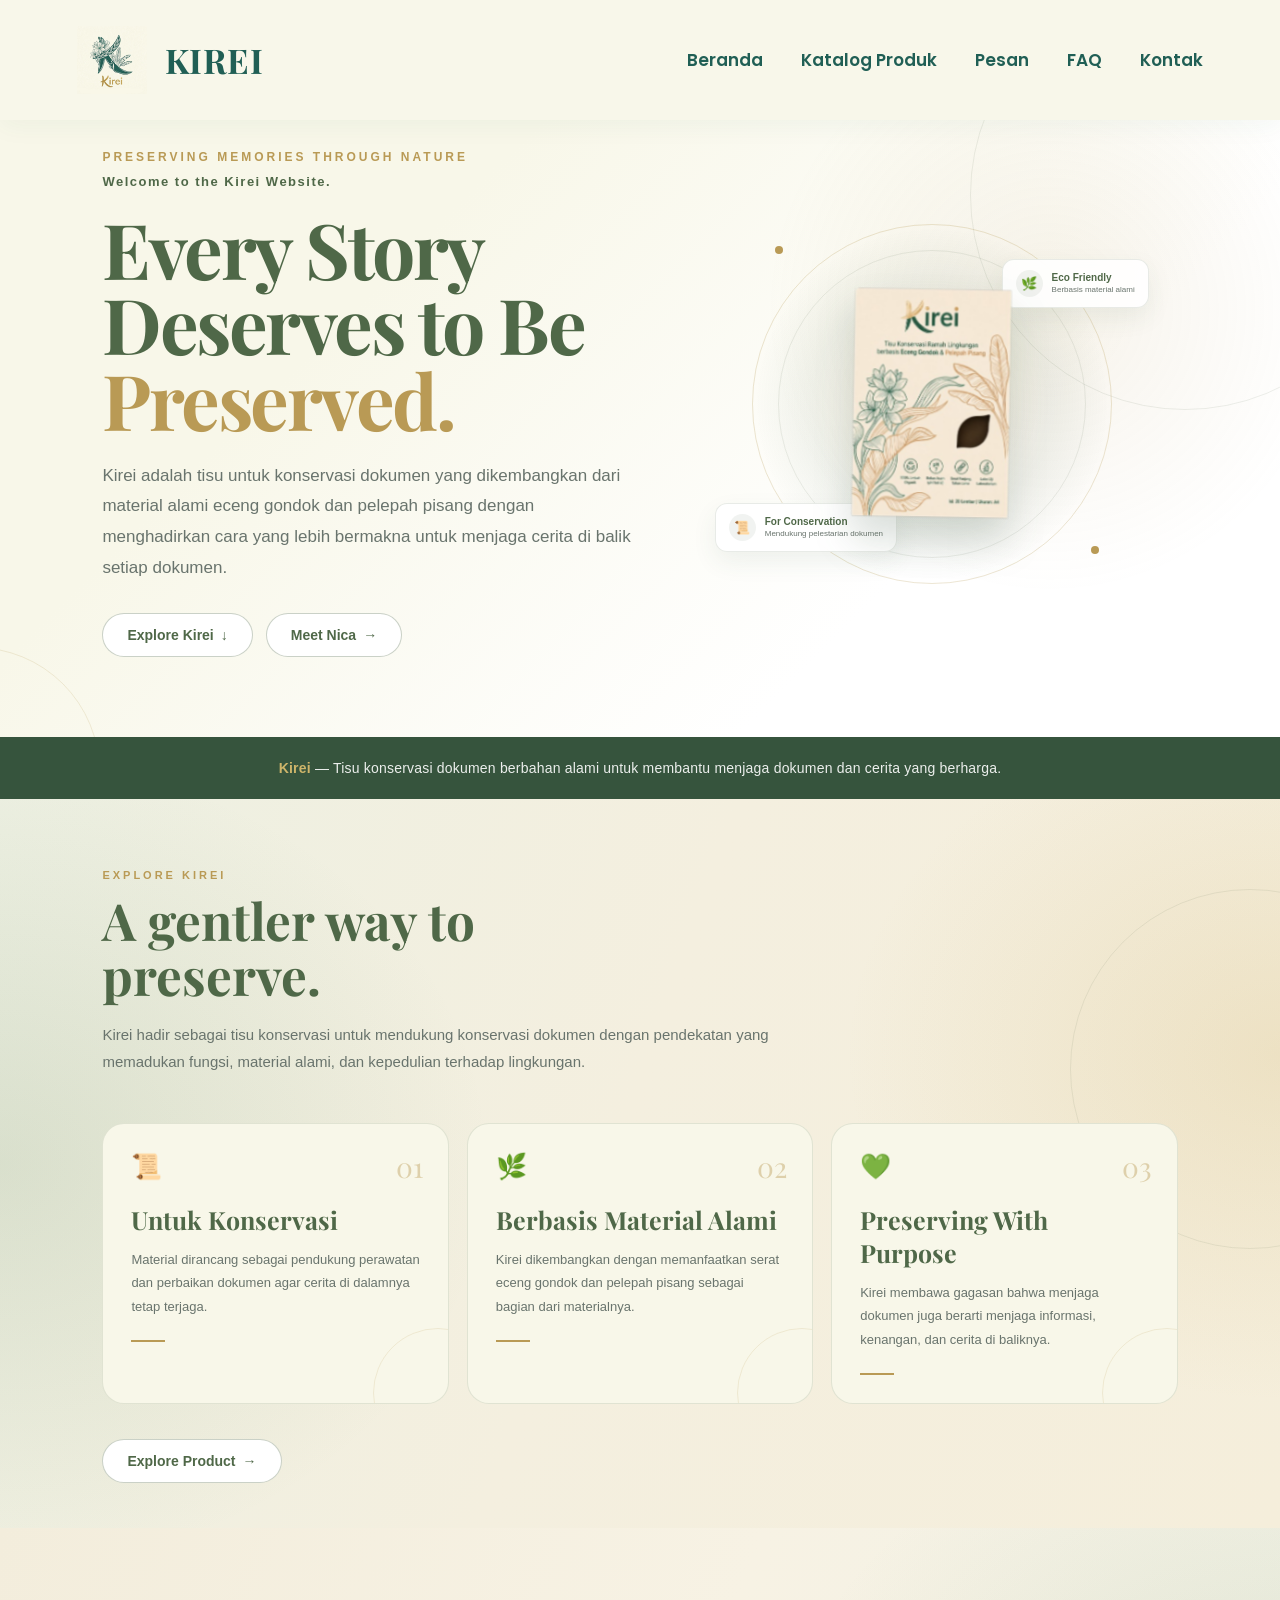
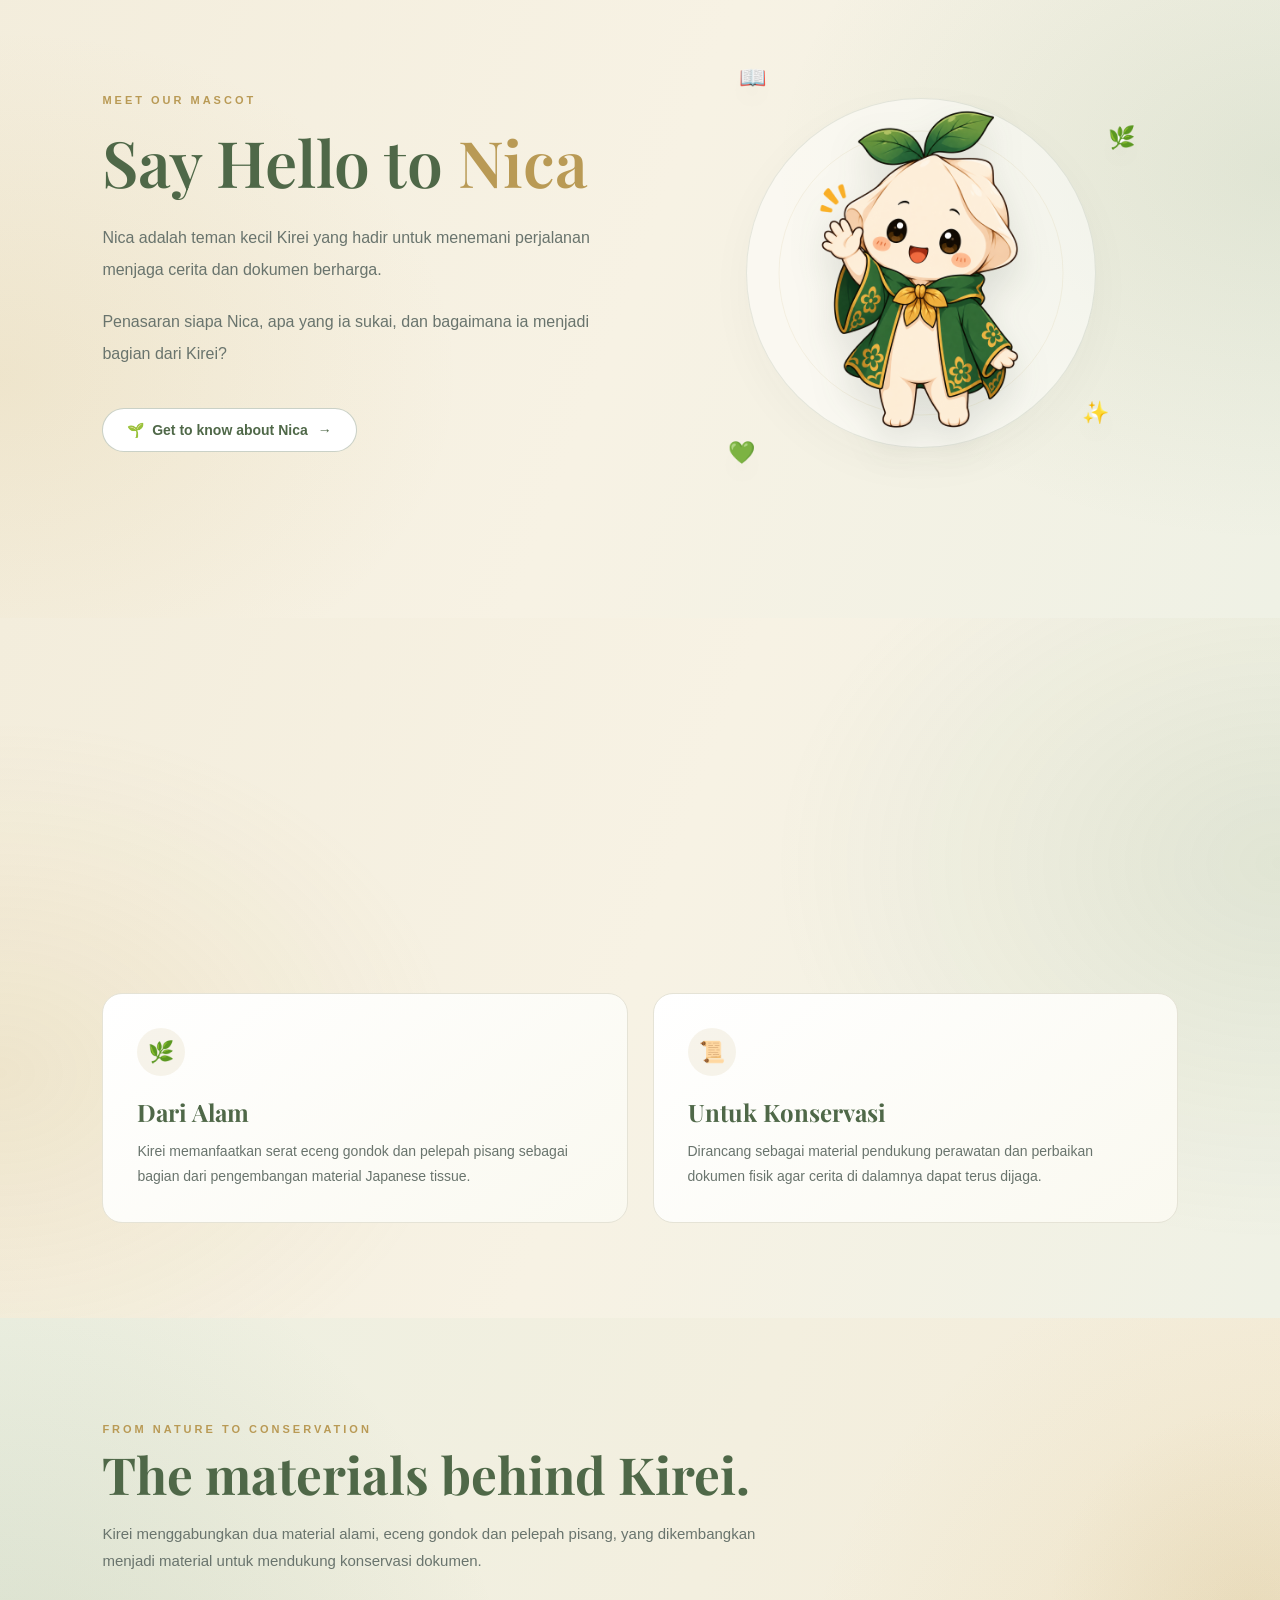
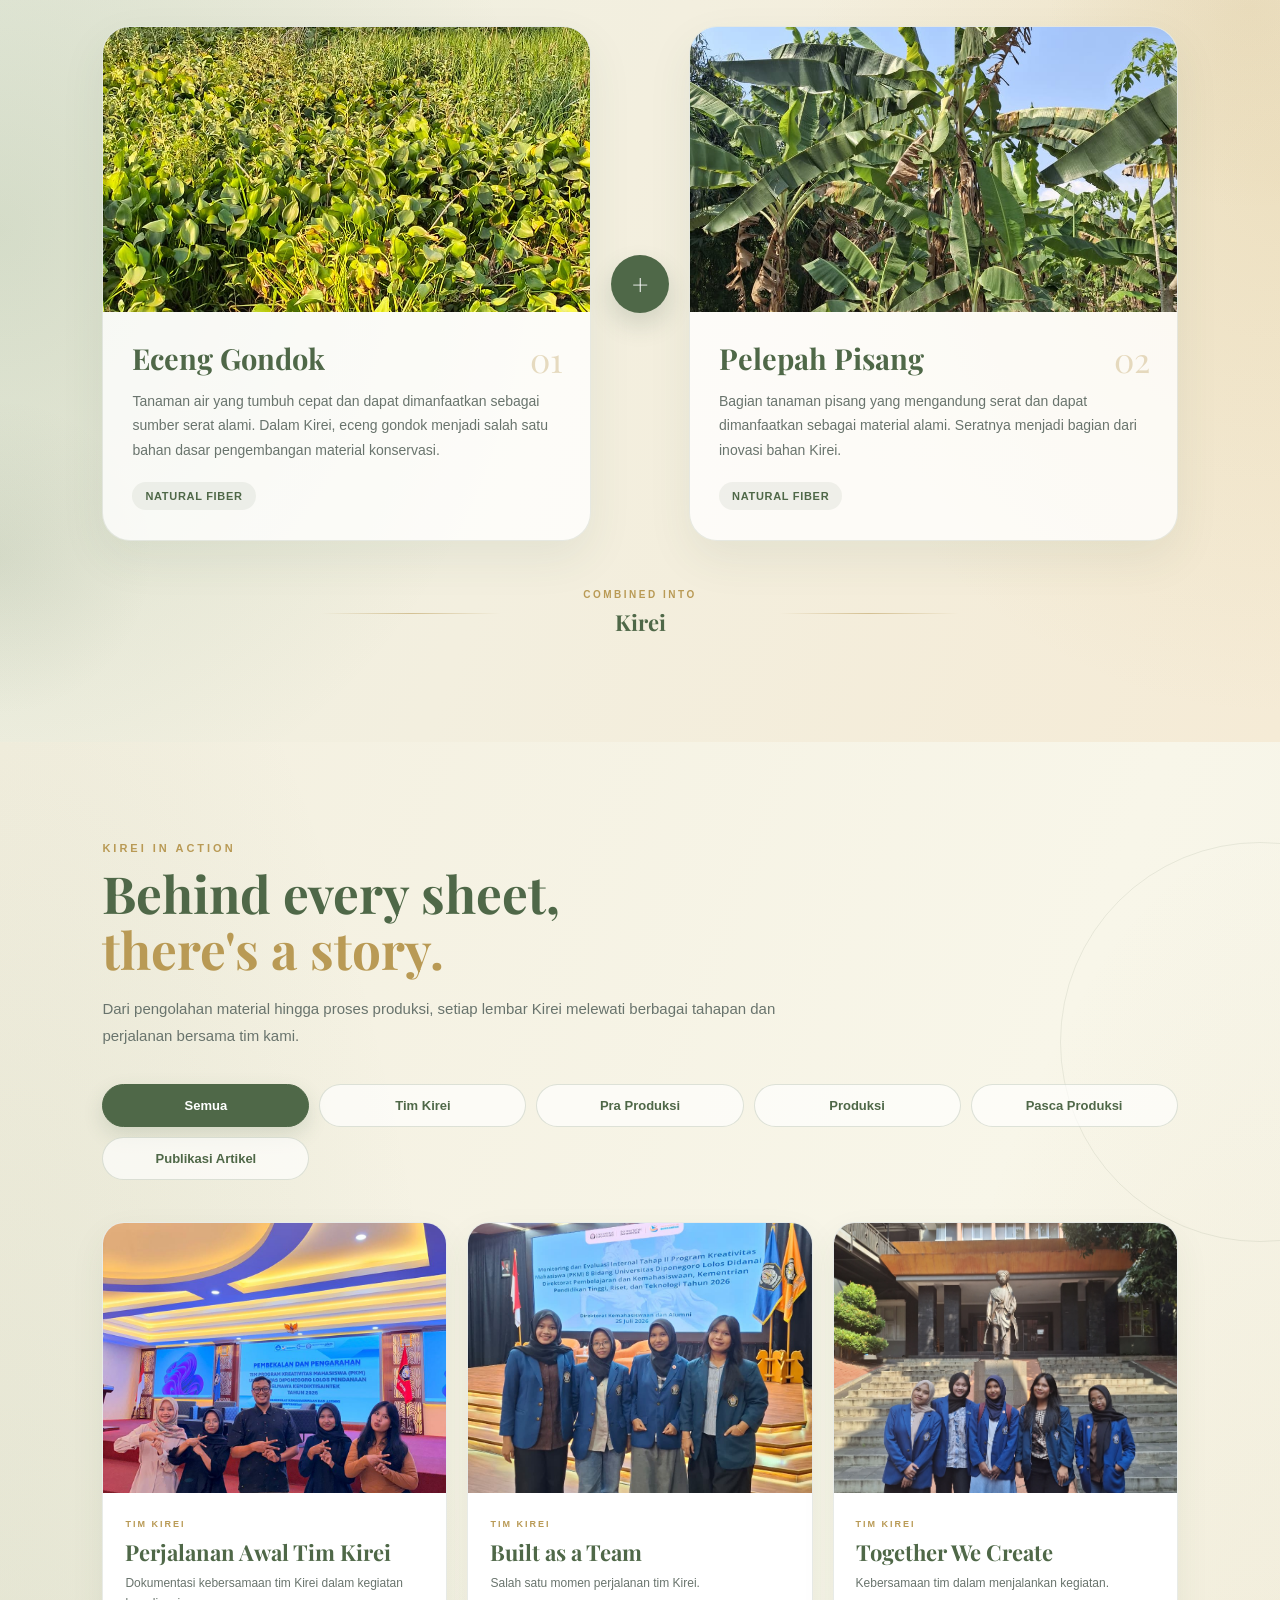
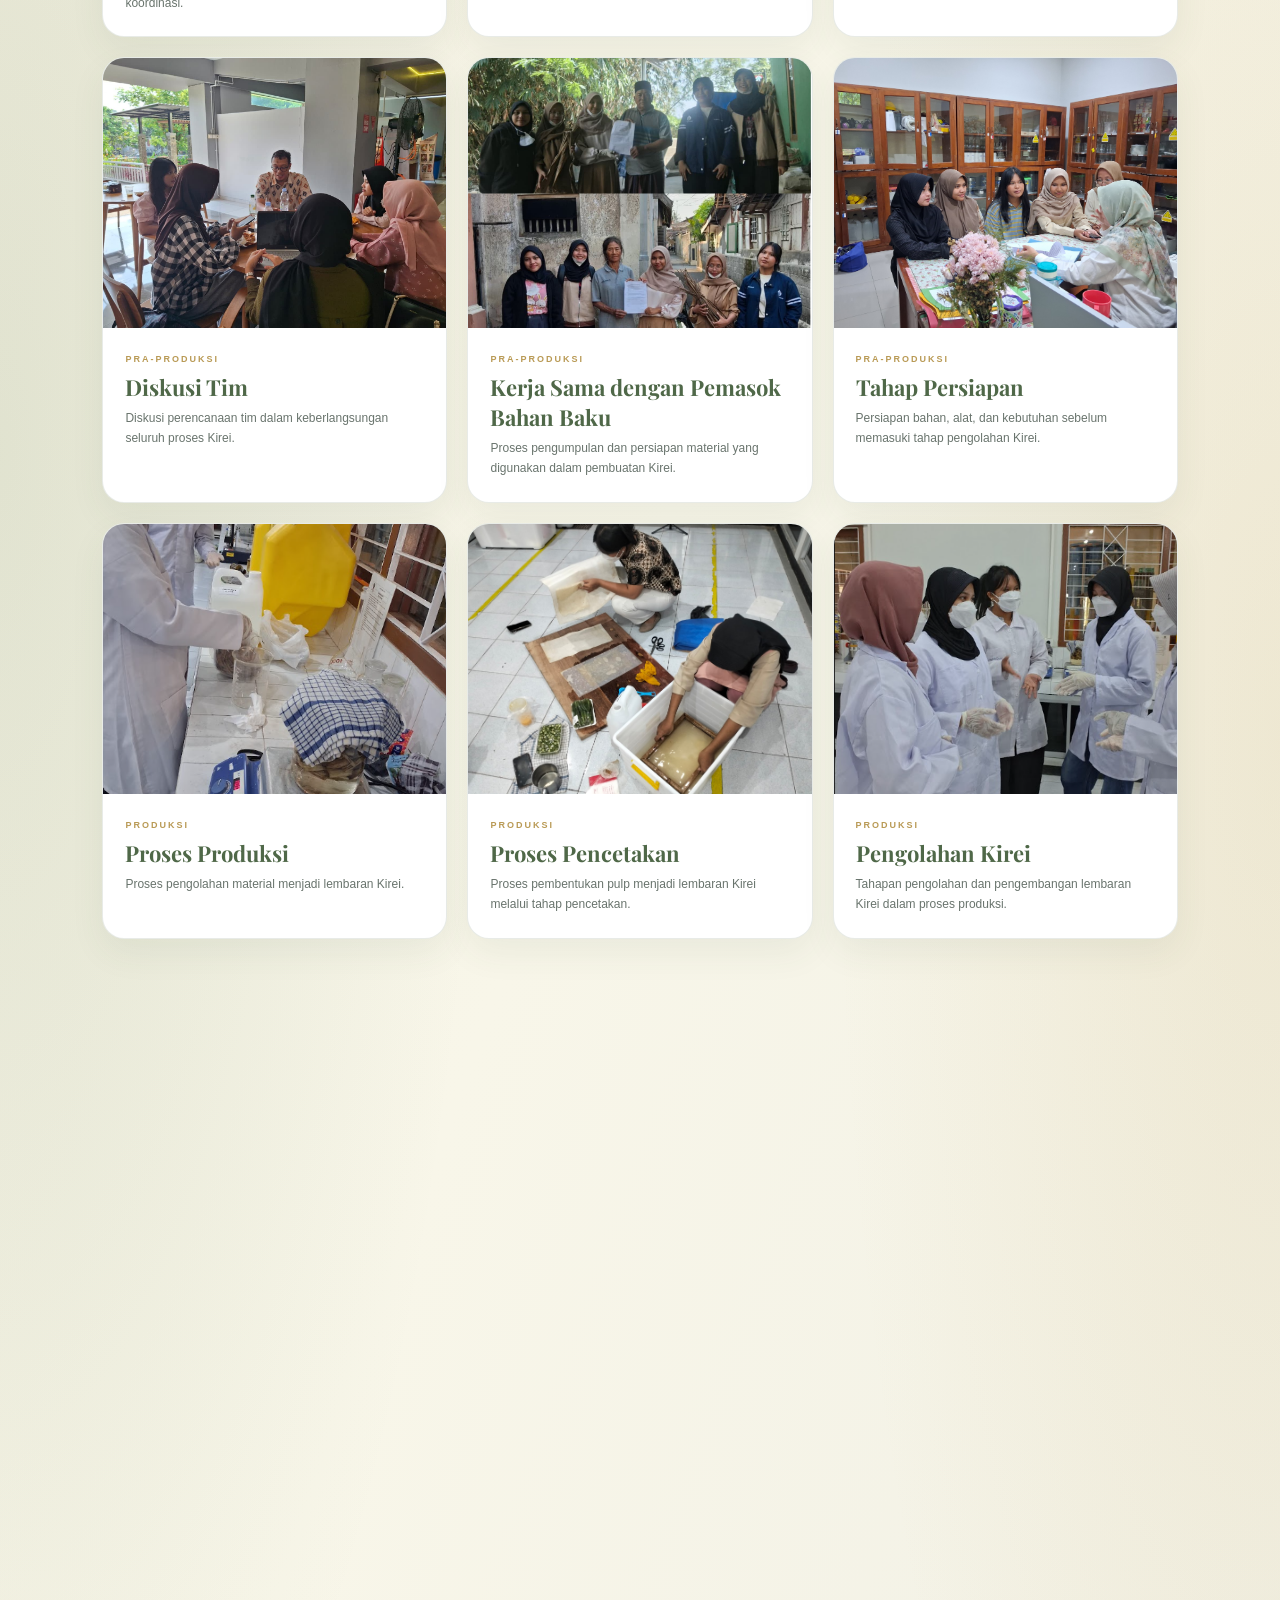
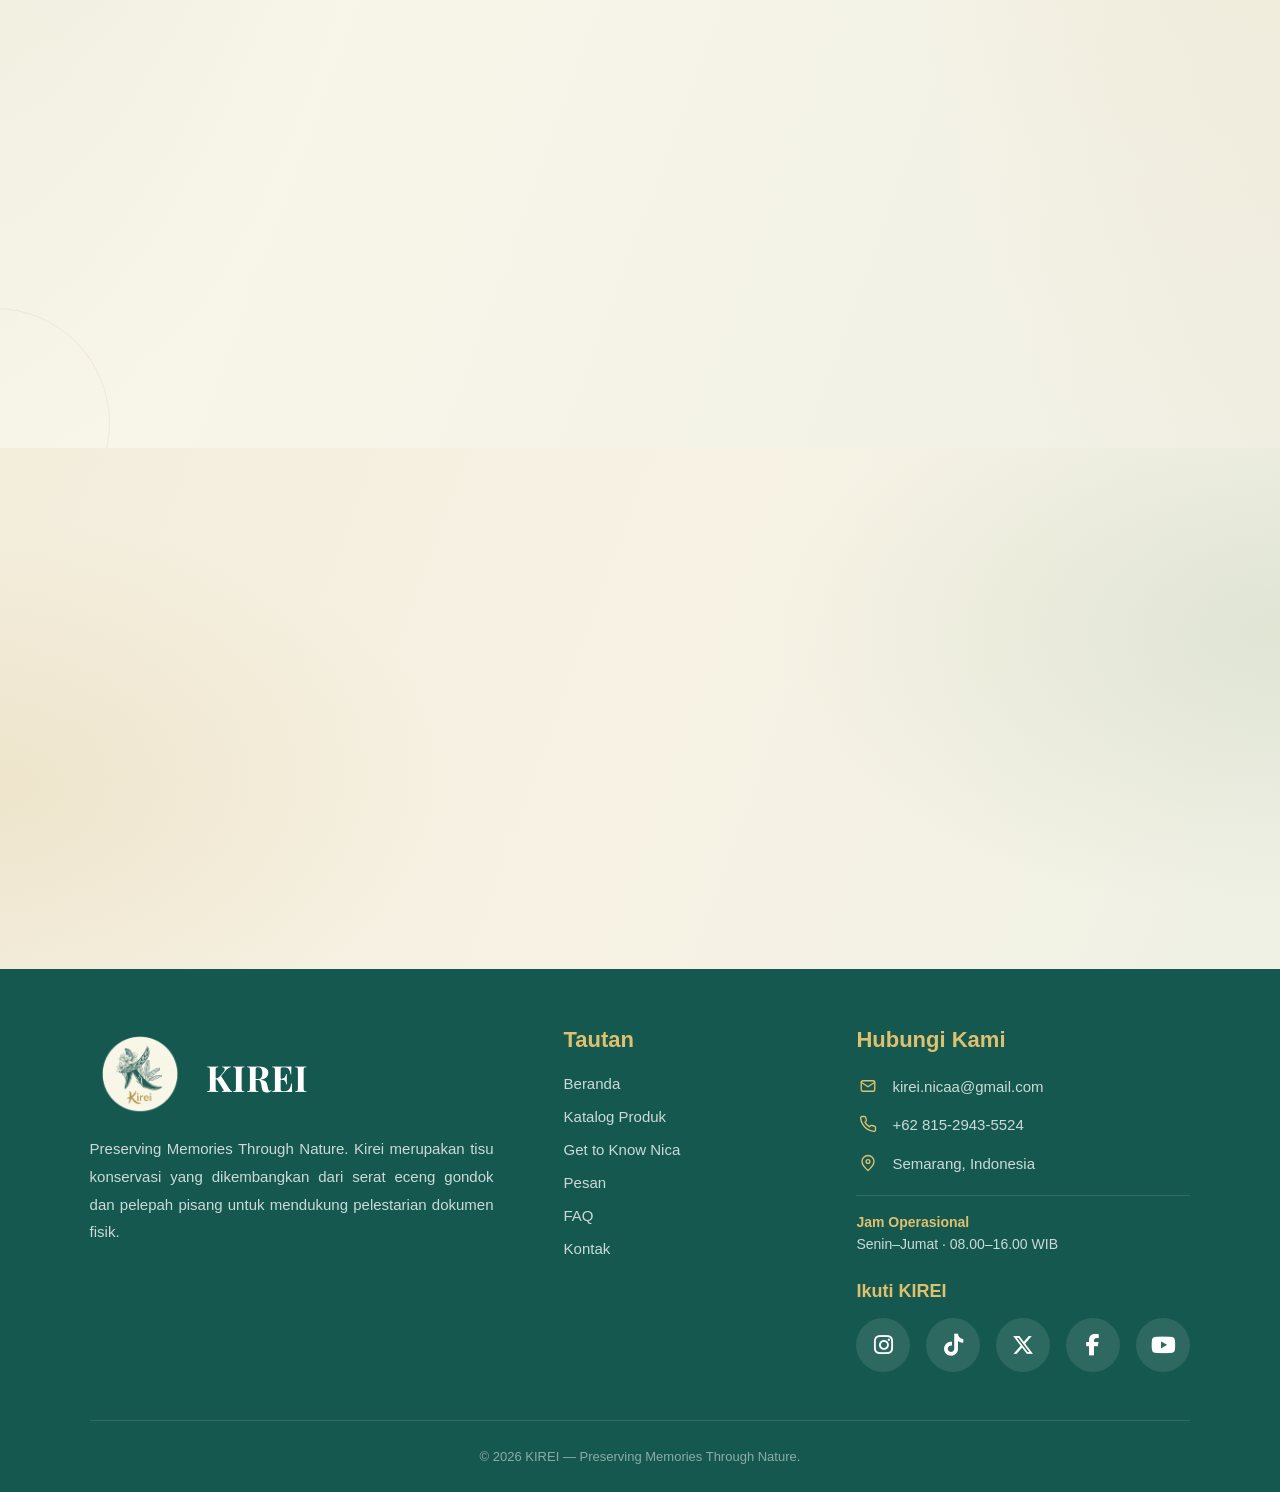
<file: index.html>
<!DOCTYPE html>
<html lang="id">
<head>
	<link
    rel="stylesheet"
    href="https://cdnjs.cloudflare.com/ajax/libs/font-awesome/6.5.2/css/all.min.css"
>
    <meta charset="UTF-8">
    <meta name="viewport" content="width=device-width, initial-scale=1.0">

    <title>KIREI | Preserving Memories Through Nature</title>

    <link rel="preconnect" href="https://fonts.googleapis.com">
    <link rel="preconnect" href="https://fonts.gstatic.com" crossorigin>
  <link href="https://fonts.googleapis.com/css2?family=Playfair+Display:wght@500;600;700&family=Poppins:wght@400;500;600;700&display=swap"
          rel="stylesheet">
	
    <style>
        :root {
            --cream: #f8f7e9;
            --green: #4f6848;
            --green-dark: #36543d;
            --gold: #b99a55;
            --text: #34463b;
            --muted: #69746d;
            --border: #e5e3d6;
        }

        * {
            margin: 0;
            padding: 0;
            box-sizing: border-box;
        }

        html {
            scroll-behavior: smooth;
        }

        body {
            font-family: "DM Sans", sans-serif;
            color: var(--text);
            background: #fff;
            overflow-x: hidden;
        }

        a {
            color: inherit;
            text-decoration: none;
        }

        /* =====================================================
           NAVBAR
        ====================================================== */

        header {

            width: 100%;

            height: 120px;

            background: rgba(248, 247, 234, 0.97);

            display: flex;

            justify-content: space-between;

            align-items: center;

            padding: 0 6%;

            position: fixed;

            top: 0;

            left: 0;

            z-index: 1000;

            box-shadow:
                0 5px 25px rgba(32, 95, 85, 0.05);

            backdrop-filter: blur(8px);

        }


        /* =====================================================
           LOGO
        ====================================================== */

        .logo-area {

            display: flex;

            align-items: center;

            gap: 18px;

        }


        .logo {

            width: 70px;

            height: 70px;

            display: flex;

            align-items: center;

            justify-content: center;

        }


        .logo img {

            width: 100%;

            height: 100%;

            object-fit: contain;

        }


        .logo-text h2 {

            font-family: 'Playfair Display', serif;

             color: #205F55;

            font-size: 34px;

            font-weight: 700;

            letter-spacing: 0.5px;

        }


        /* =====================================================
           NAVIGASI
        ====================================================== */

       nav ul {
		list-style: none;
		display: flex;
		align-items: center;
		gap: 38px;
		}


        nav ul li a {

            text-decoration: none;
			font-family: 'Poppins', sans-serif;
            color: #205F55;

            font-size: 17px;

            font-weight: 600;

            position: relative;

            padding: 10px 0;

            transition: 0.3s ease;

        }


        nav ul li a:hover {
            color: var(--gold);
font-family: 'Poppins', sans-serif;
        }


        nav ul li a::after {
            content: "";
font-family: 'Poppins', sans-serif;
            position: absolute;

            left: 50%;

            bottom: 0;

            width: 0;

            height: 2px;

            background: var(--gold);

            transform: translateX(-50%);

            transition: 0.3s ease;

        }


        nav ul li a:hover::after,

        nav ul li a.active::after {

            width: 100%;

        }


        nav ul li a.active {

            color: var(--gold);

        }

        /* =========================
           HERO
        ========================= */

       .hero {
    min-height: 610px;
    margin-top: 80px;
    padding: 70px 8% 80px;

    display: grid;
    grid-template-columns: 1.05fr .95fr;
    align-items: center;
    gap: 40px;

    position: relative;
    overflow: hidden;

    background:
        radial-gradient(circle at 82% 35%, rgba(185,154,85,.12), transparent 25%),
        linear-gradient(135deg, var(--cream) 30%, #fff 72%);
}

       .hero::before {
            content: "";

            position: absolute;

            width: 430px;
            height: 430px;

            border: 1px solid rgba(79,104,72,0.10);

            border-radius: 50%;

            right: -120px;
            top: -100px;
        }

        .hero::after {
            content: "";
            position: absolute;

            width: 250px;
            height: 250px;

            left: -150px;
            bottom: -160px;

            border: 1px solid rgba(185,154,85,.18);
            border-radius: 50%;
        }

        .hero-copy {
            position: relative;
            z-index: 2;
        }

        .eyebrow {
            color: var(--gold);
            font-size: 12px;
            font-weight: 700;
            letter-spacing: 3px;
            text-transform: uppercase;
            margin-bottom: 22px;
        }

        .hero h1 {
            max-width: 650px;

            font-family: "Playfair Display", serif;
            font-size: clamp(52px, 6vw, 78px);
            line-height: .98;
            letter-spacing: -2.5px;

            color: var(--green);
            margin-bottom: 24px;
        }

        .hero h1 span {
            color: var(--gold);
        }

        .hero-description {
            max-width: 560px;

            color: var(--muted);
            font-size: 17px;
            line-height: 1.8;

            margin-bottom: 30px;
        }

        .hero-buttons {
            display: flex;
            align-items: center;
            gap: 13px;
            flex-wrap: wrap;
        }

        .hero-btn {
            display: inline-flex;
            align-items: center;
            justify-content: center;
            gap: 7px;

            padding: 13px 24px;

            border-radius: 28px;

            font-size: 14px;
            font-weight: 600;

            background: white;
            color: var(--green);
            border: 1px solid rgba(79,104,72,.30);

            transition:
                background .25s ease,
                color .25s ease,
                border-color .25s ease,
                transform .25s ease,
                box-shadow .25s ease;
        }

        .hero-btn:hover {
            transform: translateY(-3px);
            box-shadow: 0 10px 22px rgba(54,84,61,.13);
            border-color: var(--green);
        }

        .hero-btn:active {
            background: var(--green);
            color: white;
            border-color: var(--green);
            transform: translateY(0);
        }

        .hero-visual {
            min-height: 450px;

            display: flex;
            align-items: center;
            justify-content: center;

            position: relative;
            perspective: 1000px;
            z-index: 2;
        }

        .nica-stage {
            width: 390px;
            height: 430px;

            position: relative;

            display: flex;
            align-items: center;
            justify-content: center;

            transition: transform .15s ease-out;
            transform-style: preserve-3d;
        }

        .nica-glow {
            position: absolute;

            width: 350px;
            height: 350px;

            border-radius: 50%;

            background:
                radial-gradient(
                    circle,
                    rgba(185,154,85,.18) 0%,
                    rgba(79,104,72,.09) 45%,
                    transparent 72%
                );

            animation: breathe 4s ease-in-out infinite;
        }

        .nica-ring {
            position: absolute;

            width: 355px;
            height: 355px;

            border: 1px solid rgba(185,154,85,.28);
            border-radius: 50%;

            animation: spin 20s linear infinite;
        }

        .nica-ring::before {
            content: "";
            position: absolute;
            inset: 25px;

            border: 1px solid rgba(79,104,72,.12);
            border-radius: 50%;
        }

        .nica-card {
            width: 270px;
            height: 330px;

            position: relative;
            z-index: 3;

            display: flex;
            align-items: center;
            justify-content: center;

            border-radius: 140px 140px 20px 20px;

            background: rgba(255,255,255,.58);
            border: 1px solid rgba(79,104,72,.12);

            box-shadow:
                18px 28px 40px rgba(54,84,61,.14),
                inset 0 0 30px rgba(255,255,255,.5);

            backdrop-filter: blur(4px);

            transform: translateZ(35px) rotate(2deg);

            transition:
                transform .35s ease,
                box-shadow .35s ease;
        }

        .nica-card:hover {
            transform: translateZ(60px) rotate(0deg) scale(1.025);
            box-shadow:
                25px 35px 48px rgba(54,84,61,.19),
                inset 0 0 30px rgba(255,255,255,.5);
        }

        .nica-image {
            width: 80%;
            height: 80%;
            object-fit: contain;

            position: relative;
            z-index: 4;

            filter: drop-shadow(0 15px 12px rgba(54,84,61,.14));
        }

        .nica-fallback {
            position: absolute;
            inset: 0;

            display: flex;
            align-items: center;
            justify-content: center;
            flex-direction: column;

            color: var(--green);

            z-index: 1;
        }

        .nica-fallback-name {
            font-family: "Playfair Display", serif;
            font-size: 48px;
            margin-bottom: 6px;
        }

        .nica-fallback-small {
            color: var(--gold);
            font-size: 10px;
            font-weight: 700;
            letter-spacing: 2px;
            text-transform: uppercase;
        }

        .floating {
            position: absolute;
            color: var(--green);
            opacity: .4;
            z-index: 5;
            pointer-events: none;
        }

        .floating.one {
            top: 48px;
            right: 45px;
            font-size: 42px;
            animation: floatOne 4s ease-in-out infinite;
        }

        .floating.two {
            bottom: 55px;
            left: 38px;
            font-size: 35px;
            animation: floatTwo 4.5s ease-in-out infinite;
        }

        .dot {
            position: absolute;
            width: 9px;
            height: 9px;
            background: var(--gold);
            border-radius: 50%;
            z-index: 6;
            animation: pulse 2.5s ease-in-out infinite;
        }

        .dot.one {
            top: 78px;
            left: 55px;
        }

        .dot.two {
            right: 40px;
            bottom: 88px;
            animation-delay: .8s;
        }

        /* =========================
           INTRO STRIP
        ========================= */

        .intro-strip {
            padding: 23px 8%;

            display: flex;
            justify-content: center;
            align-items: center;

            background: var(--green-dark);
            color: white;

            text-align: center;
        }

        .intro-strip p {
            font-size: 14px;
            letter-spacing: .2px;
            opacity: .9;
        }

        .intro-strip strong {
            color: #dfc06f;
        }

        /* =========================
           EXPLORE KIREI — INTERACTIVE
        ========================= */

        .explore-section {
            padding: 70px 8% 45px;
            background: #f8f7e9;
            position: relative;
            overflow: hidden;
        }

        .explore-section::before {
            content: "";
            position: absolute;
            width: 360px;
            height: 360px;
            border: 1px solid rgba(79,104,72,.10);
            border-radius: 50%;
            right: -150px;
            top: 90px;
        }

        .explore-heading {
            max-width: 760px;
            position: relative;
            z-index: 2;
        }

        .explore-grid {
            margin-top: 48px;
            display: grid;
            grid-template-columns: repeat(3, 1fr);
            gap: 18px;
            position: relative;
            z-index: 2;
        }

        .explore-card {
            padding: 28px;
            min-height: 260px;
            background: #f8f7e9;
            border: 1px solid rgba(79,104,72,.14);
            border-radius: 22px;
            transition: .35s ease;
            position: relative;
            overflow: hidden;
            cursor: default;
        }

        .explore-card::after {
            content: "";
            position: absolute;
            width: 130px;
            height: 130px;
            border: 1px solid rgba(185,154,85,.16);
            border-radius: 50%;
            right: -55px;
            bottom: -55px;
            transition: .4s ease;
        }

        .explore-card:hover {
            background: var(--cream);
            border-color: var(--green);
            transform: translateY(-8px);
            box-shadow: 0 18px 35px rgba(54,84,61,.14);
        }

        .explore-card:hover::after {
            transform: scale(1.25);
            border-color: rgba(255,255,255,.16);
        }

        .explore-icon {
            font-size: 25px;
            margin-bottom: 22px;
        }

        .explore-number {
            position: absolute;
            top: 24px;
            right: 25px;
            font-family: "Playfair Display", serif;
            font-size: 28px;
            color: rgba(185,154,85,.42);
        }

        .explore-card h3 {
            font-family: "Playfair Display", serif;
            font-size: 25px;
            color: var(--green);
            margin-bottom: 12px;
        }

        .explore-card p {
            color: var(--muted);
            font-size: 13px;
            line-height: 1.8;
            max-width: 430px;
        }

        .explore-card:hover h3,
        .explore-card:hover p {
           color: var(--muted);
        }

        .explore-line {
            width: 34px;
            height: 2px;
            background: var(--gold);
            margin-top: 22px;
            transition: .3s ease;
        }

        .explore-card:hover .explore-line {
            width: 65px;
        }

        .explore-cta {
            margin-top: 35px;
            position: relative;
            z-index: 2;
        }

        /* =========================
           ABOUT
        ========================= */

        .section {
            padding: 95px 8%;
			color: var(--cream);
        }
		.about-section {
		background:var (--cream);
		}

        .section-label {
            color: var(--gold);
            font-size: 11px;
            font-weight: 700;
            letter-spacing: 3px;
            text-transform: uppercase;
            margin-bottom: 12px;
        }

        .section-title {
            font-family: "Playfair Display", serif;
            color: var(--green);
            font-size: clamp(34px, 4vw, 52px);
            line-height: 1.08;
            margin-bottom: 17px;
        }
		
        .section-desc {
            max-width: 690px;
            color: var(--muted);
            line-height: 1.8;
            font-size: 15px;

        }

        .about-grid {
            margin-top: 48px;

            display: grid;
            grid-template-columns: 1fr 1fr;
            gap: 25px;
        }

        .about-card {
            padding: 34px;

            border: 1px solid var(--border);
            border-radius: 20px;

            background: linear-gradient(145deg, #fff, #faf9f0);

            transition:
                transform .3s ease,
                box-shadow .3s ease,
                border-color .3s ease;
        }

        .about-card:hover {
            transform: translateY(-7px);
            border-color: rgba(185,154,85,.45);
            box-shadow: 0 18px 35px rgba(54,84,61,.09);
        }

        .about-icon {
            width: 48px;
            height: 48px;

            display: flex;
            align-items: center;
            justify-content: center;

            border-radius: 50%;

            color: var(--gold);
            background: rgba(185,154,85,.11);

            font-size: 21px;

            margin-bottom: 20px;

            transition: transform .3s ease, background .3s ease;
        }

        .about-card:hover .about-icon {
            transform: rotate(-8deg) scale(1.08);
            background: rgba(185,154,85,.18);
        }

        .about-card h3 {
            color: var(--green);
            font-family: "Playfair Display", serif;
            font-size: 24px;
            margin-bottom: 11px;
        }

        .about-card p {
            color: var(--muted);
            line-height: 1.75;
            font-size: 14px;
        }


        /* =========================
           NICA SECTION — REDESIGNED
        ========================= */

       .nica-section {
    position: relative;
    min-height: 500px;
    padding: 30px 8% 70px;

    background:
        radial-gradient(circle at 15% 50%, rgba(185,154,85,.10), transparent 28%),
        var(--cream);

    overflow: hidden;
}

.nica-grid {
    max-width: 1200px;
    min-height: 380px;
    margin: 0 auto;

    display: grid;
    grid-template-columns: 1fr 1fr;
    align-items: center;
    gap: 50px;
}

        /* =========================
           NICA TEXT
        ========================= */

        .nica-copy {
            max-width: 540px;
            position: relative;
            z-index: 5;
        }

        .nica-copy .section-label {
            margin-bottom: 25px;
        }

        .nica-copy h2 {
            font-family: "Playfair Display", serif;
            font-size: clamp(48px, 5vw, 70px);
            line-height: .98;
            font-weight: 600;
            color: var(--green);
            margin-bottom: 28px;
        }

        .nica-copy h2 span {
            color: var(--gold);
        }

        .nica-copy p {
            max-width: 500px;
            font-size: 16px;
            line-height: 2;
            color: var(--muted);
            margin-bottom: 20px;
        }

        .nica-tag {
            display: inline-flex;
            align-items: center;
            gap: 8px;
            padding: 9px 14px;
            border-radius: 20px;
            color: var(--green);
            background: white;
            border: 1px solid var(--border);
            font-size: 12px;
            font-weight: 600;
        }

        .nica-button {
            display: inline-flex;
            align-items: center;
            gap: 10px;
            margin-top: 18px;
        }

        .nica-button span {
            transition: transform .3s ease;
        }

        .nica-button:hover span {
            transform: translateX(5px);
        }

        /* =========================
           NICA VISUAL
        ========================= */

        .nica-visual {
            position: relative;
            width: 100%;
            height: 500px;

            display: flex;
            align-items: center;
            justify-content: center;

            overflow: visible;
        }

        .nica-circle {
            position: absolute;
            width: 350px;
            height: 350px;
            border-radius: 50%;

            background: rgba(255,255,255,.48);
            border: 1px solid rgba(79,104,72,.13);

            box-shadow:
                0 15px 45px rgba(48,62,46,.035);

            transition:
                transform .6s ease,
                background .5s ease;
        }

        .nica-circle::before {
            content: "";
            position: absolute;

            width: 285px;
            height: 285px;

            left: 50%;
            top: 50%;

            transform: translate(-50%, -50%);

            border-radius: 50%;
            border: 1px solid rgba(185,154,85,.10);
        }

       .nica-character {
    position: relative;
    z-index: 3;

    width: 300px;
    height: 350px;

    display: flex;
    align-items: center;
    justify-content: center;
}

       .nica-character img {
    width: 280px;
    height: auto;
    max-height: 330px;
    object-fit: contain;
    display: block;

            filter:
                drop-shadow(0 18px 18px rgba(48,62,46,.13));

            transition:
                transform .5s ease,
                filter .5s ease;
        }

        .nica-visual:hover .nica-character {
            transform: translateY(-7px);
        }

        .nica-visual:hover .nica-character img {
            transform: scale(1.025);

            filter:
                drop-shadow(0 24px 22px rgba(48,62,46,.18));
        }

        .nica-visual:hover .nica-circle {
            background: rgba(229,234,223,.65);
            transform: scale(1.025);
        }

        /* =========================
           NICA FLOATING ICONS
        ========================= */

        .nica-float {
            position: absolute;
            z-index: 5;

            width: 10px;
            height: 10px;

            display: flex;
            align-items: center;
            justify-content: center;

            border-radius: 50%;

            background: rgba(255,255,255,.92);
            border: 1px solid rgba(79,104,72,.08);

            box-shadow:
                0 12px 25px rgba(48,62,46,.10);

            font-size: 22px;

            cursor: default;

            transition:
                transform .35s ease,
                background .35s ease,
                box-shadow .35s ease;
        }

        .float-book {
            top: 50px;
            left: 16%;
        }

        .float-leaf {
            top: 110px;
            right: 10%;
        }

        .float-heart {
            bottom: 65px;
            left: 14%;
        }

        .float-sparkle {
            bottom: 105px;
            right: 15%;
        }

        .nica-float:hover {
            transform: translateY(-7px) scale(1.08);
            background: var(--green);
            box-shadow:
                0 16px 30px rgba(82,111,77,.18);
        }


        /* =========================
           FEATURES
        ========================= */

        .features {
            display: grid;
            grid-template-columns: repeat(4, 1fr);
            gap: 18px;
            margin-top: 42px;
        }

        .feature {
            padding: 25px 20px;

            text-align: center;

            border: 1px solid var(--border);
            border-radius: 17px;

            background: white;

            transition:
                transform .3s ease,
                box-shadow .3s ease,
                border-color .3s ease;
        }

        .feature:hover {
            transform: translateY(-7px);
            border-color: rgba(185,154,85,.5);
            box-shadow: 0 16px 28px rgba(54,84,61,.08);
        }

        .feature-icon {
            font-size: 25px;
            margin-bottom: 13px;
        }

        .feature h4 {
            color: var(--green);
            margin-bottom: 6px;
            font-size: 15px;
        }

        .feature p {
            color: var(--muted);
            font-size: 12px;
            line-height: 1.55;
        }
		
		.features-section {
    background: linear-gradient(
        180deg,
        #f8f7e9 0%,
        #faf9f1 30%,

        #ffffff 100%
    );
}

        


        /* =========================
           REVEAL
        ========================= */

        .reveal {
            opacity: 0;
            transform: translateY(24px);
            transition: opacity .7s ease, transform .7s ease;
        }

        .reveal.show {
            opacity: 1;
            transform: translateY(0);
        }

        @keyframes breathe {
            0%, 100% { transform: scale(.96); opacity: .75; }
            50% { transform: scale(1.04); opacity: 1; }
        }

        @keyframes spin {
            from { transform: rotate(0); }
            to { transform: rotate(360deg); }
        }

        @keyframes floatOne {
            0%,100% { transform: translateY(0) rotate(25deg); }
            50% { transform: translateY(-10px) rotate(32deg); }
        }

        @keyframes floatTwo {
            0%,100% { transform: translateY(0) rotate(-35deg); }
            50% { transform: translateY(8px) rotate(-25deg); }
        }

        @keyframes pulse {
            0%,100% { transform: scale(1); opacity: .55; }
            50% { transform: scale(1.5); opacity: 1; }
        }

        /* =========================
           PRODUCT HERO — REFINED
        ========================= */

        .product-stage {
            width: 430px;
            height: 440px;
            position: relative;
            display: flex;
            align-items: center;
            justify-content: center;
            transform-style: preserve-3d;
            transition: transform .15s ease-out;
        }

        .product-glow {
            position: absolute;
            width: 350px;
            height: 350px;
            border-radius: 50%;
            background: radial-gradient(circle, rgba(185,154,85,.16) 0%, rgba(79,104,72,.08) 48%, transparent 72%);
            animation: breathe 4s ease-in-out infinite;
        }

        .product-ring {
            position: absolute;
            width: 360px;
            height: 360px;
            border: 1px solid rgba(185,154,85,.25);
            border-radius: 50%;
            animation: spin 22s linear infinite;
        }

        .product-ring::before {
            content: '';
            position: absolute;
            inset: 25px;
            border: 1px solid rgba(79,104,72,.10);
            border-radius: 50%;
        }

        .product-card {
            width: 225px;
            height: 320px;
            position: relative;
            z-index: 4;
            display: flex;
            align-items: center;
            justify-content: center;
            background: transparent;
            border: 0;
            box-shadow: none;
            transform: translateZ(35px) rotate(1deg);
            transition: transform .4s ease;
        }

        .product-card:hover {
            transform: translateZ(55px) rotate(0deg) scale(1.025);
        }

        .product-image {
            width: 85%;
			 max-width: 500px;
            height: 300px;
            object-fit: contain;
            position: relative;
            z-index: 5;
            filter: drop-shadow(0 22px 18px rgba(54,84,61,.18));
            transition: transform .4s ease, filter .4s ease;
        }

        .product-card:hover .product-image {
            transform: translateY(-7px);
            filter: drop-shadow(0 30px 22px rgba(54,84,61,.22));
        }

        .product-dot {
            position: absolute;
            width: 8px;
            height: 8px;
            border-radius: 50%;
            background: var(--gold);
            z-index: 6;
            animation: pulse 2.5s ease-in-out infinite;
        }

        .product-dot-one {
            top: 62px;
            left: 58px;
        }

        .product-dot-two {
            right: 48px;
            bottom: 70px;
            animation-delay: .8s;
        }

        .product-info {
            position: absolute;
            z-index: 8;
            display: flex;
            align-items: center;
            gap: 9px;
            padding: 10px 13px;
            border: 1px solid rgba(79,104,72,.13);
            border-radius: 12px;
            background: rgba(255,255,255,.88);
            box-shadow: 0 10px 24px rgba(54,84,61,.08);
            backdrop-filter: blur(7px);
            transition: background .3s ease, color .3s ease, transform .3s ease, border-color .3s ease;
        }

        .product-info:hover {
            background: var(--green);
            border-color: var(--green);
            color:(--muted);
            transform: translateY(-5px);
        }

        .product-info-icon {
            width: 27px;
            height: 27px;
            display: flex;
            align-items: center;
            justify-content: center;
            border-radius: 50%;
            background: rgba(79,104,72,.08);
            font-size: 13px;
        }

        .product-info strong {
            display: block;
            color: var(--green);
            font-size: 10px;
            font-weight: 700;
        }

        .product-info small {
            display: block;
            margin-top: 2px;
            color: var(--muted);
            font-size: 8px;
        }

        .product-info:hover strong,
        .product-info:hover small {
           color: var(--muted);
        }

        .product-info-one {
            top: 75px;
            right: -2px;
        }

        .product-info-two {
            bottom: 72px;
            left: -2px;
        }

        /* =========================
           MATERIALS — INTERACTIVE
        ========================= */

        .materials-section {
            padding: 105px 8%;
            position: relative;
            overflow: hidden;
            background: linear-gradient(180deg, #fff 0%, #f8f7e9 100%);
        }

        .materials-section::before,
        .materials-section::after {
            content: "";
            position: absolute;
            border-radius: 50%;
            pointer-events: none;
        }

        .materials-section::before {
            width: 420px;
            height: 420px;
            right: -180px;
            top: 80px;
            background: radial-gradient(circle, rgba(185,154,85,.12), transparent 68%);
        }

        .materials-section::after {
            width: 330px;
            height: 330px;
            left: -170px;
            bottom: 20px;
            background: radial-gradient(circle, rgba(79,104,72,.10), transparent 68%);
        }

        .materials-heading {
            max-width: 760px;
            position: relative;
            z-index: 2;
        }

        .materials-grid {
            margin-top: 52px;
            display: grid;
            grid-template-columns: 1fr auto 1fr;
            align-items: stretch;
            gap: 20px;
            position: relative;
            z-index: 2;
        }

        .material-card {
            min-height: 510px;
            border: 1px solid rgba(79,104,72,.13);
            border-radius: 28px;
            overflow: hidden;
            background: rgba(255,255,255,.78);
            box-shadow: 0 18px 45px rgba(54,84,61,.08);
            transition: transform .45s cubic-bezier(.2,.8,.2,1), box-shadow .45s ease, border-color .45s ease;
            cursor: pointer;
        }

        .material-card:hover {
            transform: translateY(-12px);
            border-color: rgba(185,154,85,.55);
            box-shadow: 0 28px 55px rgba(54,84,61,.14);
        }

        .material-image-wrap {
            height: 285px;
            position: relative;
            overflow: hidden;
            display: flex;
            align-items: center;
            justify-content: center;
            background: linear-gradient(145deg, #edf0df, #faf9f0);
        }

        .material-image-wrap::before {
            content: "";
            position: absolute;
            width: 220px;
            height: 220px;
            border: 1px solid rgba(79,104,72,.13);
            border-radius: 50%;
            transition: transform .6s ease;
        }

        .material-card:hover .material-image-wrap::before {
            transform: scale(1.18) rotate(18deg);
        }

        .material-image-wrap img {
            width: 100%;
            height: 100%;
            object-fit: cover;
            position: relative;
            z-index: 2;
            transition: transform .6s cubic-bezier(.2,.8,.2,1), filter .4s ease;
        }

        .material-card:hover .material-image-wrap img {
            transform: scale(1.08);
            filter: saturate(1.08);
        }

        .material-image-fallback {
            position: absolute;
            font-size: 70px;
            opacity: .65;
            z-index: 1;
        }

        .material-content {
            padding: 27px 29px 30px;
            position: relative;
        }

        .material-number {
            position: absolute;
            right: 27px;
            top: 24px;
            font-family: "Playfair Display", serif;
            font-size: 34px;
            color: rgba(185,154,85,.35);
        }

        .material-content h3 {
            font-family: "Playfair Display", serif;
            color: var(--green);
            font-size: 29px;
            margin-bottom: 12px;
        }

        .material-content p {
            color: var(--muted);
            font-size: 14px;
            line-height: 1.75;
            max-width: 440px;
        }

        .material-tag {
            display: inline-flex;
            margin-top: 20px;
            padding: 8px 13px;
            border-radius: 30px;
            background: rgba(79,104,72,.08);
            color: var(--green);
            font-size: 11px;
            font-weight: 700;
            letter-spacing: .7px;
            text-transform: uppercase;
            transition: background .3s ease, transform .3s ease;
        }

        .material-card:hover .material-tag {
            background: rgba(185,154,85,.15);
            transform: translateX(4px);
        }

        .material-plus {
            width: 58px;
            height: 58px;
            align-self: center;
            display: flex;
            align-items: center;
            justify-content: center;
            border-radius: 50%;
            color: white;
            background: var(--green);
            box-shadow: 0 12px 25px rgba(54,84,61,.18);
            font-family: "Playfair Display", serif;
            font-size: 28px;
            position: relative;
            z-index: 3;
            transition: transform .45s ease, background .3s ease;
        }

        .materials-grid:hover .material-plus {
            transform: rotate(180deg) scale(1.12);
            background: var(--gold);
        }

        .materials-result {
            margin: 48px auto 0;
            display: flex;
            align-items: center;
            justify-content: center;
            gap: 24px;
            max-width: 760px;
            position: relative;
            z-index: 2;
        }

        .materials-result > div {
            text-align: center;
            min-width: 230px;
        }

        .result-line {
            height: 1px;
            flex: 1;
            max-width: 180px;
            background: linear-gradient(90deg, transparent, rgba(185,154,85,.55), transparent);
        }

        .materials-result small {
            display: block;
            color: var(--gold);
            font-size: 10px;
            font-weight: 700;
            letter-spacing: 2.5px;
            margin-bottom: 7px;
        }

        .materials-result strong {
            display: block;
            color: var(--green);
            font-family: "Playfair Display", serif;
            font-size: 22px;
        }

        .welcome-line {
            display: block;
            margin-top: 10px;
            color: var(--green);
            font-family: "DM Sans", sans-serif;
            font-size: 13px;
            font-weight: 600;
            letter-spacing: 1.5px;
            text-transform: none;
        }
		
		/* =====================================================
   DOCUMENTATION — KIREI ACTIVITIES
===================================================== */

.documentation-section {
    padding: 100px 8%;
    position: relative;
    overflow: hidden;

    background:
        radial-gradient(
            ellipse 55% 80% at 0% 45%,
            rgba(88, 124, 77, .13),
            transparent 70%
        ),
        radial-gradient(
            ellipse 50% 75% at 100% 55%,
            rgba(201, 166, 84, .14),
            transparent 70%
        ),
        linear-gradient(
            110deg,
            #f3efdf 0%,
            #f8f6e9 50%,
            #f1f0e5 100%
        );
}

.documentation-section::before {
    content: "";
    position: absolute;

    width: 400px;
    height: 400px;

    right: -180px;
    top: 100px;

    border: 1px solid rgba(79,104,72,.10);
    border-radius: 50%;

    pointer-events: none;
}

.documentation-section::after {
    content: "";
    position: absolute;

    width: 230px;
    height: 230px;

    left: -120px;
    bottom: -90px;

    border: 1px solid rgba(185,154,85,.14);
    border-radius: 50%;

    pointer-events: none;
}


/* =========================
   DOCUMENTATION HEADER
========================= */

.documentation-heading {
    max-width: 760px;
    position: relative;
    z-index: 2;
}

.documentation-heading .section-title {
    margin-bottom: 18px;
}

.documentation-heading .section-title span {
    color: var(--gold);
}

.documentation-heading .section-desc {
    max-width: 680px;
}


/* =========================
   DOCUMENTATION FILTER
========================= */

.documentation-filter {
    display: grid;
    grid-template-columns: repeat(5, 1fr);
    gap: 10px;

    margin-top: 35px;
    margin-bottom: 42px;

    position: relative;
    z-index: 3;
}

.documentation-filter button {
    width: 100%;

    padding: 13px 15px;

    border-radius: 30px;

    border: 1px solid rgba(79,104,72,.18);
    background: rgba(255,255,255,.65);

    color: var(--green);

    font-family: "DM Sans", sans-serif;
    font-size: 13px;
    font-weight: 600;

    cursor: pointer;

    transition:
        background .3s ease,
        color .3s ease,
        border-color .3s ease,
        transform .3s ease,
        box-shadow .3s ease;
}

.documentation-filter button:hover {
    transform: translateY(-2px);
    border-color: var(--gold);
    box-shadow: 0 8px 18px rgba(54,84,61,.08);
}

.documentation-filter button.active {
    background: var(--green);
    color: white;
    border-color: var(--green);

    box-shadow:
        0 8px 20px rgba(54,84,61,.15);
}


/* =========================
   DOCUMENTATION GRID
========================= */

.documentation-grid {
    display: grid;

    grid-template-columns: repeat(3, 1fr);

    gap: 20px;

    position: relative;
    z-index: 2;
}


/* =========================
   PHOTO CARD
========================= */

.documentation-card {
    position: relative;

    overflow: hidden;

    border-radius: 22px;

    background: white;

    border: 1px solid rgba(79,104,72,.13);

    box-shadow:
        0 14px 35px rgba(54,84,61,.07);

    cursor: pointer;

    transition:
        opacity .35s ease,
        transform .4s cubic-bezier(.2,.8,.2,1),
        box-shadow .4s ease,
        border-color .4s ease;
}

.documentation-card:hover {
    transform: translateY(-8px);

    border-color: rgba(185,154,85,.45);

    box-shadow:
        0 24px 45px rgba(54,84,61,.13);
}


/* =========================
   PHOTO
========================= */

.documentation-image {
    position: relative;

    width: 100%;
    height: 270px;

    overflow: hidden;

    background:
        linear-gradient(
            145deg,
            #edf0df,
            #faf9f0
        );
}

.documentation-image img {
    width: 100%;
    height: 100%;

    object-fit: cover;

    display: block;

    transition:
        transform .6s cubic-bezier(.2,.8,.2,1),
        filter .4s ease;
}

.documentation-card:hover .documentation-image img {
    transform: scale(1.07);
    filter: saturate(1.05);
}


/* =========================
   PHOTO OVERLAY
========================= */

.documentation-overlay {
    position: absolute;
    inset: 0;

    display: flex;
    align-items: center;
    justify-content: center;

    background:
        linear-gradient(
            to top,
            rgba(54,84,61,.55),
            rgba(54,84,61,.03) 60%
        );

    opacity: 0;

    transition: opacity .35s ease;
}

.documentation-card:hover .documentation-overlay {
    opacity: 1;
}

.documentation-overlay-icon {
    width: 48px;
    height: 48px;

    display: flex;
    align-items: center;
    justify-content: center;

    border-radius: 50%;

    background: rgba(255,255,255,.9);
    color: var(--green);

    font-size: 17px;

    box-shadow:
        0 10px 25px rgba(0,0,0,.12);

    transform: translateY(10px);

    transition: transform .35s ease;
}

.documentation-card:hover .documentation-overlay-icon {
    transform: translateY(0);
}


/* =========================
   PHOTO INFORMATION
========================= */

.documentation-content {
    padding: 20px 22px 23px;
}

.documentation-category {
    display: inline-block;

    margin-bottom: 8px;

    color: var(--gold);

    font-size: 9px;
    font-weight: 700;

    letter-spacing: 2px;
    text-transform: uppercase;
}

.documentation-content h3 {
    font-family: "Playfair Display", serif;

    color: var(--green);

    font-size: 22px;

    margin-bottom: 7px;
}

.documentation-content p {
    color: var(--muted);

    font-size: 12px;

    line-height: 1.65;
}


/* =========================
   HIDDEN CARD
========================= */

.documentation-card.hidden {
    display: none;
}


/* =========================
   DOCUMENTATION NOTE
========================= */

.documentation-note {
    margin-top: 35px;

    display: flex;
    align-items: center;
    justify-content: center;
    gap: 14px;

    color: var(--muted);

    font-size: 12px;

    position: relative;
    z-index: 2;
}

.documentation-note-line {
    width: 45px;
    height: 1px;

    background: rgba(185,154,85,.5);
}


/* =========================
   DOCUMENTATION RESPONSIVE
========================= */

@media (max-width: 900px) {

    .documentation-grid {
        grid-template-columns: repeat(2, 1fr);
    }

    .documentation-filter {
        grid-template-columns: repeat(3, 1fr);
    }

}

@media (max-width: 620px) {

    .documentation-section {
        padding: 75px 5%;
    }

    .documentation-grid {
        grid-template-columns: 1fr;
    }

    .documentation-filter {
        grid-template-columns: repeat(2, 1fr);
        gap: 8px;
    }

    .documentation-filter button {
        font-size: 11px;
        padding: 10px 10px;
    }

    .documentation-image {
        height: 250px;
    }

}

        /* =========================
           RESPONSIVE
        ========================= */

        @media (max-width: 900px) {
            .navbar {
                padding: 0 5%;
            }

            .nav-links {
                gap: 18px;
                font-size: 13px;
            }

            .hero {
                grid-template-columns: 1fr;
                text-align: center;
            }

            .hero-copy {
                display: flex;
                flex-direction: column;
                align-items: center;
            }

            .hero-visual {
                min-height: 380px;
            }

            .about-grid,
            .nica-grid {
                grid-template-columns: 1fr;
            }

            .nica-copy {
                text-align: center;
            }

            .nica-copy p {
                margin-left: auto;
                margin-right: auto;
            }

            .nica-visual {
                min-height: 450px;
            }

            .nica-circle {
                width: 330px;
                height: 330px;
            }

            .features {
                grid-template-columns: repeat(2, 1fr);
            }

            .cta {
                flex-direction: column;
                text-align: center;
            }

            .footer-grid {
                grid-template-columns: 1fr 1fr;
                gap: 45px;
            }

            .footer-grid > :first-child {
                grid-column: 1 / -1;
            }
        }

        @media (max-width: 620px) {
            .navbar {
                height: auto;
                min-height: 74px;
                padding: 13px 5%;
                align-items: flex-start;
            }

            .brand {
                font-size: 22px;
            }

            .brand-logo {
                width: 36px;
                height: 36px;
            }

            .nav-links {
                gap: 12px;
                flex-wrap: wrap;
                justify-content: flex-end;
                font-size: 11px;
            }

            .hero {
                padding: 60px 5%;
            }

            .hero h1 {
                font-size: 48px;
            }

            .hero-description {
                font-size: 15px;
            }


            .product-stage {
                width: 320px;
                height: 370px;
            }

            .product-ring,
            .product-glow {
                width: 290px;
                height: 290px;
            }

            .product-card {
                width: 190px;
                height: 270px;
            }

            .product-image {
                width: 175px;
                height: 255px;
            }

            .product-ring,
            .product-glow {
                width: 285px;
                height: 285px;
            }

            .product-info {
                padding: 8px 10px;
            }

            .product-info small {
                display: none;
            }

            .product-info-one {
                right: -4px;
                top: 55px;
            }

            .product-info-two {
                left: -4px;
                bottom: 55px;
            }

            .explore-grid {
                grid-template-columns: 1fr;
            }

            .materials-grid {
                grid-template-columns: 1fr;
                max-width: 520px;
            }

            .material-plus {
                transform: rotate(90deg);
            }

            .materials-grid:hover .material-plus {
                transform: rotate(180deg) scale(1.1);
            }

            .material-card {
                min-height: auto;
            }

            .materials-result {
                gap: 10px;
            }



            .nica-visual {
                height: 420px;
            }

            .nica-circle {
                width: 290px;
                height: 290px;
            }

            .nica-circle::before {
                width: 235px;
                height: 235px;
            }

            .nica-character {
                width: 245px;
                height: 200px;
            }

            .nica-character img {
                width: 205px;
                max-height: 200px;
            }

            .nica-float {
                width: 48px;
                height: 48px;
                font-size: 19px;
            }

            .float-book {
                top: 42px;
                left: 10%;
            }

            .float-leaf {
                top: 70px;
                right: 7%;
            }

            .float-heart {
                bottom: 55px;
                left: 9%;
            }

            .float-sparkle {
                bottom: 70px;
                right: 8%;
            }
			
			.nica-section {
    background: linear-gradient(
        180deg,
        #f8f7e9 0%,
        #faf9f1 30%,
        #ffffff 70%,
        #ffffff 100%
    );
}

            .features {
                grid-template-columns: 1fr;
            }

            .cta {
                margin: 10px 5% 70px;
                padding: 45px 25px;
            }

            .cta h2 {
                font-size: 30px;
            }

            footer {
                padding: 50px 5% 28px;
            }

            .footer-grid {
                grid-template-columns: 1fr;
                gap: 38px;
            }

            .footer-grid > :first-child {
                grid-column: auto;
            }
        }
		
		@media (max-width: 620px) {
    .hero {
        margin-top: 100px;
    }
}

 /* ===== EXTRA INTERACTION ===== */
        .primary-btn, .secondary-btn { position: relative; overflow: hidden; transition: transform .3s ease, box-shadow .3s ease, background .3s ease; }
        .primary-btn:hover { transform: translateY(-4px) scale(1.02); box-shadow: 0 15px 30px rgba(54,84,61,.25); }
        .secondary-btn:hover { transform: translateY(-4px) scale(1.02); box-shadow: 0 12px 24px rgba(54,84,61,.12); }
        .primary-btn span:last-child, .secondary-btn span:last-child { transition: transform .3s ease; display:inline-block; }
        .primary-btn:hover span:last-child { transform: translateY(4px); }
        .secondary-btn:hover span:last-child { transform: translateX(5px); }

        .material-card { position:relative; cursor:pointer; overflow:hidden; transition:transform .3s ease, box-shadow .3s ease, border-color .3s ease; }
        .material-card:hover { transform:translateY(-8px); box-shadow:0 18px 38px rgba(54,84,61,.14); border-color:rgba(185,154,85,.45); }
        .material-card .material-icon { transition:.35s ease; }
        .material-card:hover .material-icon { background:var(--green); color:white; transform:rotate(-8deg) scale(1.08); }
        .feature { position:relative; cursor:pointer; transition:transform .3s ease, box-shadow .3s ease, background .3s ease; }
        .feature:hover { transform:translateY(-7px); background:#fff; box-shadow:0 14px 28px rgba(54,84,61,.12); }

        /* ===== FOOTER ===== */
        .site-footer { background:#15584f; color:rgba(255,255,255,.78); padding:58px 7% 28px; text-align:left; }
        .footer-grid { max-width:1200px; margin:0 auto; display:grid; grid-template-columns:1.45fr .8fr 1fr; gap:70px; }
		
        .footer-brand {
    display: flex;
    align-items: center;
    gap: 16px;
    margin-bottom: 8px;
}

.footer-description {
    max-width: 560px;
    font-size: 15px;
    line-height: 1.85;
    text-align: justify;
}
		
        .footer-logo {
    width: 100px;
    height: 100px;

    display: flex;
    align-items: center;
    justify-content: center;
    overflow: visible;
}

.footer-logo img {
    width: 120px;
    height: 120px;
    object-fit: contain;
}

      .footer-brand-name {
    color: white;
    font-family: 'Playfair Display', serif;
    font-size: 36px;
    font-weight: 700;
}

        .footer-description { max-width:520px; font-size:15px; line-height:1.85; }
        .footer-heading { color:#dfc06f; font-size:22px; font-weight:700; margin-bottom:22px; }
		
        .footer-links { display:flex; flex-direction:column; gap:16px; }
        .footer-links a { width:max-content; color:rgba(255,255,255,.78); font-size:15px; transition:.25s ease; }
        .footer-links a:hover { color:white; transform:translateX(6px); }
		.contact-item a {
    color: rgba(255,255,255,.78);
    transition: .25s ease;
}

.contact-item a:hover {
    color: white;
    transform: translateX(6px);
}
		
        .contact-list { display:flex; flex-direction:column; gap:15px; }
        .contact-item { display:flex; align-items:flex-start; gap:13px; font-size:15px; line-height:1.55; }
        .contact-icon {
            width:23px;
            flex:0 0 23px;
            color:#dfc06f;
            display:flex;
            align-items:center;
            justify-content:center;
            padding-top:2px;
        }

        .contact-icon svg {
            display:block;
        }
        .hours { margin-top:20px; padding-top:18px; border-top:1px solid rgba(255,255,255,.12); }
        .hours strong { display:block; color:#dfc06f; font-size:14px; margin-bottom:5px; }
        .hours span { font-size:14px; }
		
		
		/* =========================
   IKUTI KIREI
========================= */

.social-title {
    margin-top: 28px;
    margin-bottom: 16px;

    color: #dfc06f;
    font-size: 18px;
    font-weight: 700;
}


/* =========================
   SOCIAL MEDIA
========================= */

.social-links {
    display: flex;
    align-items: center;
    gap: 16px;
    margin-top: 0;
}

.social-links a {
    width: 54px;
    height: 54px;
    flex: 0 0 54px;

    border-radius: 50%;

    display: flex;
    align-items: center;
    justify-content: center;

    color: white;
    background: rgba(255,255,255,0.10);

    font-size: 22px;
    font-weight: 700;

    text-decoration: none;

    transition:
        background 0.3s ease,
        color 0.3s ease,
        transform 0.3s ease,
        box-shadow 0.3s ease;
}

.social-links a:hover {
    background: #dfc06f;
    color: #15584f;

    transform: translateY(-5px);

    box-shadow: 0 8px 18px rgba(0,0,0,0.15);
}


/* =========================
   FOOTER BOTTOM
========================= */

.footer-bottom {
    width: 100%;
    margin-top: 48px;
    padding-top: 28px;

    border-top: 1px solid rgba(255,255,255,.12);

    text-align: center;

    color: rgba(255,255,255,.50);
    font-size: 13px;
}


/* =========================
   EXPLORE
   SAGE KIRI — GOLD KANAN
========================= */

.explore-section {
    background:
        radial-gradient(
            ellipse 55% 80% at 0% 50%,
            rgba(88, 124, 77, .14),
            transparent 70%
        ),
        radial-gradient(
            ellipse 50% 70% at 100% 35%,
            rgba(201, 166, 84, .18),
            transparent 68%
        ),
        linear-gradient(
            110deg,
            #EDF0E2 0%,
            #F4EFDF 48%,
            #F5EEDB 100%
        ) !important;
}


/* =========================
   NICA
   GOLD KIRI — SAGE KANAN
========================= */

.features-section {
    background:
        radial-gradient(
            ellipse 55% 75% at 0% 40%,
            rgba(201, 166, 84, .18),
            transparent 70%
        ),
        radial-gradient(
            ellipse 60% 85% at 100% 55%,
            rgba(83, 120, 73, .14),
            transparent 70%
        ),
        linear-gradient(
            110deg,
            #F3EBD9 0%,
            #F2EDDE 48%,
            #EDF0E2 100%
        ) !important;
}


/* =========================
   ABOUT
   GOLD KIRI — SAGE KANAN
========================= */

.section {
    background:
        radial-gradient(
            ellipse 50% 70% at 0% 65%,
            rgba(201, 166, 84, .13),
            transparent 72%
        ),
        radial-gradient(
            ellipse 55% 75% at 100% 35%,
            rgba(103, 137, 88, .12),
            transparent 72%
        ),
        linear-gradient(
            110deg,
            #F3EDDC 0%,
            #F7F2E4 50%,
            #EFF1E5 100%
        ) !important;
}


/* =========================
   MATERIALS
   SAGE KIRI — GOLD KANAN
========================= */

.materials-section {
    background:
        radial-gradient(
            ellipse 60% 85% at 0% 50%,
            rgba(78, 117, 70, .16),
            transparent 70%
        ),
        radial-gradient(
            ellipse 55% 75% at 100% 45%,
            rgba(204, 171, 88, .18),
            transparent 70%
        ),
        linear-gradient(
            110deg,
            #EDF0E2 0%,
            #F3EFDF 48%,
            #F5EBD6 100%
        ) !important;
}
		        /* =====================================================
           TABLET
        ====================================================== */

        @media (max-width: 900px) {

            header {

                height: 95px;

                padding: 0 5%;

            }


            .logo {

                width: 55px;

                height: 55px;

            }


            .logo-text h2 {

                font-size: 27px;

            }


            nav ul {

                gap: 22px;

            }


            nav ul li a {

                font-size: 14px;

            }


            .contact-grid {

                grid-template-columns: 1fr;

            }


            .whatsapp-card {

                grid-column: span 1;

            }


            .footer-container {

                grid-template-columns:
                    1fr 1fr;

            }

        }


        /* =====================================================
           MOBILE
        ====================================================== */

        @media (max-width: 650px) {

            header {

                height: auto;

                padding: 15px 5%;

                flex-direction: row;

                gap: 15px;

            }


            nav ul {

                gap: 18px;

                flex-wrap: wrap;

                justify-content: center;

            }


            /* Hero mobile */

            .contact-hero {

                height: 300px;

                padding:
                    145px 7% 40px;

            }


            .hero-content h1 {

                font-size: 42px;

            }


            .hero-content p {

                font-size: 13px;

                max-width: 450px;

            }


            /* Section */

            .contact-section {

                padding:
                    70px 6% 100px;

            }


            .section-header h2 {

                font-size: 40px;

            }


            .section-header p {

                font-size: 14px;

            }


            /* Contact card */

            .contact-card {

                padding: 23px;

                gap: 15px;

            }


            .contact-icon {

                width: 52px;

                height: 52px;

                min-width: 52px;

                font-size: 21px;

            }


            .contact-info h3 {

                font-size: 20px;

            }


            .contact-info p {

                font-size: 12px;

            }


            .contact-arrow {

                display: none;

            }


            /* Nica */

            .nica-floating {

                right: 10px;

                bottom: 10px;

                width: 90px;

            }


            .nica-floating-img {

                width: 70px;

            }


            .nica-bubble {

                width: 140px;

                font-size: 9px;

                padding: 8px 10px;

                margin-right: 0;

            }


            /* Footer */

            .footer-container {

                grid-template-columns: 1fr;

                gap: 40px;

            }

        }
		
		/* =====================================================
   GLOBAL RESPONSIVE FIX
   HEADER + FOOTER
===================================================== */

*,
*::before,
*::after {
    box-sizing: border-box;
}

html {
    width: 100%;
    overflow-x: hidden;
}

body {
    width: 100%;
    max-width: 100%;
    margin: 0;
    overflow-x: hidden;
}


/* =====================================================
   HEADER — DESKTOP
===================================================== */

.navbar {
    width: 100%;
    max-width: 100%;
    padding-left: 7%;
    padding-right: 7%;
}

.brand {
    flex-shrink: 0;
}

.brand-logo {
    flex-shrink: 0;
}

.nav-links {
    display: flex;
    align-items: center;
    justify-content: flex-end;
    gap: 25px;
    flex-wrap: nowrap;
    min-width: 0;
}

.nav-links a {
    white-space: nowrap;
}


/* =====================================================
   HEADER — TABLET
===================================================== */

@media (max-width: 900px) {

    .navbar {
        padding-left: 5%;
        padding-right: 5%;
    }

    .nav-links {
        gap: 15px;
        font-size: 12px;
        flex-wrap: nowrap;
    }

}


/* =====================================================
   HEADER — MOBILE
===================================================== */

@media (max-width: 620px) {

    .navbar {
        width: 100%;
        min-height: 70px;
        height: auto;

        padding: 12px 5%;

        display: flex;
        align-items: center;
        justify-content: space-between;

        gap: 12px;
    }

    .brand {
        flex-shrink: 0;
        font-size: 22px;
    }

    .brand-logo {
        width: 36px;
        height: 36px;
        flex-shrink: 0;
    }

    .nav-links {
        flex: 1;
        min-width: 0;

        display: flex;
        align-items: center;
        justify-content: flex-end;

        gap: 10px;

        flex-wrap: nowrap;

        overflow-x: auto;
        overflow-y: hidden;

        scrollbar-width: none;

        font-size: 10px;
    }

    .nav-links::-webkit-scrollbar {
        display: none;
    }

    .nav-links a {
        flex-shrink: 0;
        white-space: nowrap;
    }
}


/* =====================================================
   FOOTER — GENERAL FIX
===================================================== */

.site-footer {
    width: 100%;
    max-width: 100%;
    overflow: hidden;
}

.footer-grid {
    width: 100%;
    max-width: 1200px;
}

.footer-brand,
.footer-description,
.footer-links,
.contact-list {
    min-width: 0;
}

.footer-description {
    overflow-wrap: break-word;
    word-break: normal;
}

.contact-item {
    min-width: 0;
}

.contact-item span,
.contact-item a {
    overflow-wrap: anywhere;
}


/* =====================================================
   FOOTER — TABLET
===================================================== */

@media (max-width: 900px) {

    .site-footer {
        padding-left: 5%;
        padding-right: 5%;
    }

    .footer-grid {
        grid-template-columns: 1fr 1fr;
        gap: 40px;
    }

    .footer-grid > :first-child {
        grid-column: 1 / -1;
    }

}


/* =====================================================
   FOOTER — MOBILE
===================================================== */

@media (max-width: 620px) {

    .site-footer {
        width: 100%;
        padding: 50px 5% 28px;
        text-align: left;
    }

    .footer-grid {
        width: 100%;
        grid-template-columns: 1fr;
        gap: 35px;
    }

    .footer-grid > :first-child {
        grid-column: auto;
    }

    .footer-brand {
        display: flex;
        align-items: center;
        gap: 12px;
    }

    .footer-logo {
        width: 70px;
        height: 70px;
        flex-shrink: 0;
    }

    .footer-logo img {
        width: 85px;
        height: 85px;
    }

    .footer-brand-name {
        font-size: 30px;
    }

    .footer-description {
        max-width: 100%;
        font-size: 13px;
        line-height: 1.7;
        text-align: left;
    }

    .footer-heading {
        font-size: 19px;
        margin-bottom: 16px;
    }

    .footer-links {
        gap: 12px;
    }

    .footer-links a {
        max-width: 100%;
        font-size: 14px;
    }

    .contact-list {
        gap: 13px;
    }

    .contact-item {
        font-size: 13px;
        gap: 10px;
    }

    .contact-icon {
        width: 21px;
        flex: 0 0 21px;
    }

    .hours {
        margin-top: 18px;
        padding-top: 16px;
    }

    .hours strong {
        font-size: 13px;
    }

    .hours span {
        font-size: 13px;
    }

    .social-title {
        font-size: 17px;
        margin-top: 24px;
        margin-bottom: 13px;
    }

    .social-links {
        gap: 11px;
        flex-wrap: wrap;
    }

    .social-links a {
        width: 46px;
        height: 46px;
        flex: 0 0 46px;
        font-size: 18px;
    }

    .footer-bottom {
        margin-top: 35px;
        padding-top: 22px;
        font-size: 11px;
        line-height: 1.6;
    }
}
	/* =====================================================
   FINAL RESPONSIVE FIX — CONTACT PAGE
===================================================== */

/* ---------- HEADER ---------- */

header {
    width: 100%;
    max-width: 100%;
    overflow: hidden;
}

.logo-area {
    min-width: 0;
    flex-shrink: 0;
}

.logo-text {
    min-width: 0;
}

nav {
    min-width: 0;
}

nav ul {
    min-width: 0;
}

nav ul li {
    flex-shrink: 0;
}


/* ---------- TABLET ---------- */

@media (max-width: 900px) {

    header {
        padding: 0 4%;
        height: 90px;
        gap: 20px;
    }

    .logo-area {
        gap: 10px;
    }

    .logo {
        width: 50px;
        height: 50px;
    }

    .logo-text h2 {
        font-size: 25px;
    }

    nav {
        flex: 1;
        min-width: 0;
    }

    nav ul {
        justify-content: flex-end;
        gap: 14px;
        overflow-x: auto;
        scrollbar-width: none;
    }

    nav ul::-webkit-scrollbar {
        display: none;
    }

    nav ul li a {
        font-size: 12px;
        white-space: nowrap;
    }
}


/* ---------- MOBILE ---------- */

@media (max-width: 650px) {

    header {
        width: 100%;
        height: auto;
        min-height: 72px;

        padding: 10px 5%;

        display: flex;
        flex-direction: row;
        align-items: center;
        justify-content: space-between;

        gap: 10px;
    }

    .logo-area {
        gap: 7px;
        flex-shrink: 0;
    }

    .logo {
        width: 40px;
        height: 40px;
    }

    .logo-text h2 {
        font-size: 22px;
    }

    nav {
        flex: 1;
        min-width: 0;
        overflow: hidden;
    }

    nav ul {
        width: 100%;

        display: flex;
        justify-content: flex-start;

        gap: 14px;

        flex-wrap: nowrap;

        overflow-x: auto;
        overflow-y: hidden;

        scrollbar-width: none;

        padding-bottom: 2px;
    }

    nav ul::-webkit-scrollbar {
        display: none;
    }

    nav ul li {
        flex-shrink: 0;
    }

    nav ul li a {
        font-size: 10px;
        white-space: nowrap;
        padding: 6px 0;
    }


    /* ---------- HERO ---------- */

    .contact-hero {
        height: auto;
        min-height: 300px;

        padding: 65px 7% 55px;
    }

    .hero-label {
        font-size: 11px;
        letter-spacing: 3px;
    }

    .hero-content h1 {
        font-size: clamp(38px, 11vw, 48px);
        line-height: 1.05;
    }

    .hero-content p {
        font-size: 12px;
        line-height: 1.7;
    }


    /* ---------- CONTACT SECTION ---------- */

    .contact-section {
        padding: 45px 6% 80px;
    }

    .contact-grid {
        width: 100%;
        grid-template-columns: 1fr;
        gap: 15px;
    }

    .contact-card {
        width: 100%;
        min-width: 0;

        padding: 19px;

        gap: 13px;

        border-radius: 20px;
    }

    .contact-icon {
        width: 48px;
        height: 48px;
        min-width: 48px;

        font-size: 20px;
    }

    .contact-info {
        min-width: 0;
    }

    .contact-info h3 {
        font-size: 19px;
    }

    .contact-info p {
        font-size: 11px;
        overflow-wrap: anywhere;
    }

    .contact-arrow {
        display: none;
    }

    .whatsapp-card {
        grid-column: auto;
    }


    /* ---------- CONTACT NOTE ---------- */

    .contact-note {
        margin-top: 40px;
        padding: 25px 20px;
        border-radius: 20px;
    }

    .contact-note i {
        font-size: 25px;
    }

    .contact-note h3 {
        font-size: 22px;
    }

    .contact-note p {
        font-size: 12px;
        line-height: 1.7;
    }


    /* ---------- NICA ---------- */

    .nica-floating {
        right: 8px;
        bottom: 8px;
        width: 75px;
    }

    .nica-floating-img {
        width: 60px;
    }


    /* ---------- FOOTER ---------- */

    .site-footer {
        width: 100%;
        padding: 45px 6% 25px;
        overflow: hidden;
    }

    .footer-grid {
        width: 100%;
        max-width: 100%;

        grid-template-columns: 1fr;

        gap: 32px;
    }

    .footer-grid > div {
        min-width: 0;
        width: 100%;
    }

    .footer-brand {
        gap: 10px;
    }

    .footer-logo {
        width: 65px;
        height: 65px;
        flex-shrink: 0;
    }

    .footer-logo img {
        width: 78px;
        height: 78px;
    }

    .footer-brand-name {
        font-size: 28px;
    }

    .footer-description {
        width: 100%;
        max-width: 100%;

        font-size: 12px;
        line-height: 1.7;

        overflow-wrap: break-word;
    }

    .footer-heading {
        font-size: 18px;
        margin-bottom: 14px;
    }

    .footer-links {
        gap: 11px;
    }

    .footer-links a {
        font-size: 13px;
        max-width: 100%;
        white-space: normal;
    }

    .contact-list {
        width: 100%;
        gap: 12px;
    }

    .site-footer .contact-item {
        width: 100%;
        min-width: 0;

        gap: 9px;

        font-size: 12px;
    }

    .site-footer .contact-item a,
    .site-footer .contact-item > span:last-child {
        min-width: 0;
        overflow-wrap: anywhere;
    }

    .site-footer .contact-icon {
        width: 20px;
        min-width: 20px;
        flex: 0 0 20px;
    }

    .hours {
        margin-top: 17px;
        padding-top: 15px;
    }

    .hours strong {
        font-size: 12px;
    }

    .hours span {
        font-size: 12px;
    }

    .social-title {
        font-size: 16px;
        margin-top: 22px;
        margin-bottom: 12px;
    }

    .social-links {
        gap: 9px;
        flex-wrap: wrap;
    }

    .social-links a {
        width: 42px;
        height: 42px;
        flex: 0 0 42px;
        font-size: 17px;
    }

    .footer-bottom {
        margin-top: 30px;
        padding-top: 20px;

        font-size: 10px;
        line-height: 1.6;
    }
}
	/* =========================================
   FOOTER FIX — MOBILE ONLY
   Tidak mengubah tampilan laptop
========================================= */

@media (max-width: 767px) {

    .site-footer {
        width: 100%;
        max-width: 100%;
        padding: 45px 6% 30px;
        overflow: hidden;
        text-align: left;
    }

    .site-footer .footer-grid {
        width: 100%;
        max-width: 100%;
        margin: 0;
        grid-template-columns: 1fr;
        gap: 35px;
    }

    .site-footer .footer-grid > :first-child {
        grid-column: auto;
    }

    /* Logo footer */
    .site-footer .footer-brand {
        display: flex;
        align-items: center;
        gap: 12px;
        margin-bottom: 10px;
    }

    .site-footer .footer-logo {
        width: 65px;
        height: 65px;
        flex: 0 0 65px;
    }

    .site-footer .footer-logo img {
        width: 75px;
        height: 75px;
        object-fit: contain;
    }

    .site-footer .footer-brand-name {
        font-size: 30px;
    }

    /* Deskripsi */
    .site-footer .footer-description {
        width: 100%;
        max-width: 100%;
        font-size: 13px;
        line-height: 1.7;
        text-align: left;
        overflow-wrap: anywhere;
        word-break: normal;
    }

    /* Judul footer */
    .site-footer .footer-heading {
        font-size: 19px;
        margin-bottom: 15px;
    }

    /* Link */
    .site-footer .footer-links {
        display: flex;
        flex-direction: column;
        gap: 12px;
        width: 100%;
    }

    .site-footer .footer-links a {
        width: fit-content;
        max-width: 100%;
        font-size: 14px;
    }

    /* Kontak */
    .site-footer .contact-list {
        width: 100%;
        display: flex;
        flex-direction: column;
        gap: 13px;
    }

    .site-footer .contact-item {
        width: 100%;
        min-width: 0;
        display: flex;
        align-items: flex-start;
        gap: 10px;
        font-size: 13px;
        line-height: 1.5;
    }

    .site-footer .contact-icon {
        width: 21px;
        min-width: 21px;
        flex: 0 0 21px;
    }

    .site-footer .contact-item a,
    .site-footer .contact-item > span:last-child {
        min-width: 0;
        max-width: 100%;
        overflow-wrap: anywhere;
        word-break: break-word;
    }

    /* Jam operasional */
    .site-footer .hours {
        width: 100%;
        margin-top: 18px;
        padding-top: 16px;
    }

    .site-footer .hours strong {
        font-size: 13px;
    }

    .site-footer .hours span {
        font-size: 13px;
        overflow-wrap: anywhere;
    }

    /* Sosial media */
    .site-footer .social-title {
        font-size: 17px;
        margin-top: 24px;
        margin-bottom: 13px;
    }

    .site-footer .social-links {
        display: flex;
        flex-wrap: wrap;
        gap: 11px;
    }

    .site-footer .social-links a {
        width: 46px;
        height: 46px;
        flex: 0 0 46px;
        font-size: 18px;
    }
}
	/* =========================================
   FOOTER CONTACT — FIX ICON & TEXT ALIGNMENT
========================================= */

@media (max-width: 767px) {

    .site-footer .contact-list {
        display: flex;
        flex-direction: column;
        gap: 18px;
        width: 100%;
    }

    .site-footer .contact-item {
        display: flex !important;
        flex-direction: row !important;
        align-items: center !important;
        width: 100%;
        min-width: 0;
        gap: 14px;
        font-size: 13px;
        line-height: 1.5;
    }

    .site-footer .contact-icon {
        width: 24px !important;
        height: 24px !important;
        min-width: 24px !important;
        flex: 0 0 24px !important;

        display: flex;
        align-items: center;
        justify-content: center;

        padding: 0 !important;
        margin: 0 !important;
    }

    .site-footer .contact-icon svg {
        width: 20px;
        height: 20px;
        display: block;
    }

    .site-footer .contact-item a,
    .site-footer .contact-item > span:last-child {
        display: block;
        min-width: 0;
        margin: 0;
        padding: 0;
        overflow-wrap: anywhere;
        word-break: normal;
    }
}


			

    </style>
</head>

<body>

    <!-- =========================
         HEADER
    ========================== -->

    <header>

        <div class="logo-area">

            <div class="logo">

                <img
                    src="logo.jpeg"
                    alt="Logo KIREI"
                >

            </div>


            <div class="logo-text">

                <h2>KIREI</h2>

            </div>

        </div>

  <nav>

        <ul>

            <li>
                <a href="index.html">
                    Beranda
                </a>
            </li>

            <li>
                <a href="products.html">
                    Katalog Produk
                </a>
            </li>

            <li>
                <a href="Order Kirei.html">
                    Pesan
                </a>
            </li>
			
			  <li>
            <a href="FAQ Kirei.html">
                FAQ
            </a>
        </li>


            <li>
                <a href="Contact Us Kirei.html">
                    Kontak
                </a>
            </li>

        </ul>

    </nav>

    </header>


    <!-- =========================
         HERO
    ========================== -->

    <main>

        <section class="hero">

            <div class="hero-copy reveal">

                <div class="eyebrow">
                    Preserving Memories Through Nature
                    <span class="welcome-line">Welcome to the Kirei Website.</span>
                </div>

                <h1>
                    Every Story<br>
                    Deserves to Be <span>Preserved.</span>
                </h1>

                <p class="hero-description">
                    Kirei adalah tisu untuk konservasi dokumen yang
                    dikembangkan dari material alami eceng gondok dan
                    pelepah pisang dengan menghadirkan cara yang lebih 
                    bermakna untuk menjaga cerita di balik setiap dokumen.
                </p>


                <div class="hero-buttons">

                    <a href="#explore-kirei" class="hero-btn">
                        Explore Kirei
                        <span>↓</span>
                    </a>

                    <a href="nica.html" class="hero-btn">
                        Meet Nica
                        <span>→</span>
                    </a>

                </div>

            </div>


            <!-- PRODUCT HERO -->

            <div class="hero-visual" id="heroVisual">

                <div class="product-stage" id="productStage">

                    <div class="product-glow"></div>
                    <div class="product-ring"></div>

                    <div class="product-dot product-dot-one"></div>
                    <div class="product-dot product-dot-two"></div>

                    <!-- INFO DI DEPAN PRODUK -->
                    <div class="product-info product-info-one">
                        <div class="product-info-icon">🌿</div>
                        <div>
                            <strong>Eco Friendly</strong>
                            <small>Berbasis material alami</small>
                        </div>
                    </div>

                    <div class="product-info product-info-two">
                        <div class="product-info-icon">📜</div>
                        <div>
                            <strong>For Conservation</strong>
                            <small>Mendukung pelestarian dokumen</small>
                        </div>
                    </div>

                    <!-- FOTO PRODUK KIREI -->
                    <div class="product-card">
                        <img
                            src="cover.png"
                            alt="Produk Kirei"
                            class="product-image"
                            onerror="this.style.display='none';"
                        >
                    </div>

                </div>

            </div>
        </section>


        <div class="intro-strip">
            <p>
                <strong>Kirei</strong> — Tisu konservasi dokumen berbahan alami
                untuk membantu menjaga dokumen dan cerita yang berharga.
            </p>
        </div>


        <!-- =========================
             EXPLORE KIREI
        ========================== -->

        <section class="explore-section" id="explore-kirei">

            <div class="explore-heading reveal">

                <div class="section-label">
                    Explore Kirei
                </div>

                <h2 class="section-title">
                    A gentler way to<br>
                    <span>preserve.</span>
                </h2>

                <p class="section-desc">
                    Kirei hadir sebagai tisu konservasi untuk mendukung konservasi dokumen dengan pendekatan yang memadukan fungsi, material alami, dan kepedulian terhadap lingkungan.
                </p>

            </div>

            <div class="explore-grid">

                <article class="explore-card reveal">
                    <div class="explore-icon">📜</div>
                    <span class="explore-number">01</span>
                    <h3>Untuk Konservasi</h3>
                    <p>
                        Material dirancang sebagai pendukung perawatan dan perbaikan dokumen agar cerita di dalamnya tetap terjaga.
                    </p>
                    <div class="explore-line"></div>
                </article>

                <article class="explore-card reveal">
                    <div class="explore-icon">🌿</div>
                    <span class="explore-number">02</span>
                    <h3>Berbasis Material Alami</h3>
                    <p>
                        Kirei dikembangkan dengan memanfaatkan serat eceng gondok dan pelepah pisang sebagai bagian dari materialnya.
                    </p>
                    <div class="explore-line"></div>
                </article>

                <article class="explore-card reveal">
                    <div class="explore-icon">💚</div>
                    <span class="explore-number">03</span>
                    <h3>Preserving With Purpose</h3>
                    <p>
                        Kirei membawa gagasan bahwa menjaga dokumen juga berarti menjaga informasi, kenangan, dan cerita di baliknya.
                    </p>
                    <div class="explore-line"></div>
                </article>

            </div>

            <div class="explore-cta reveal">
                <a href="products.html" class="hero-btn">
                    Explore Product <span>→</span>
                </a>
            </div>

        </section>


        <!-- =========================
             MEET NICA
        ========================== -->

        <section class="section features-section" id="features">

            <div class="nica-grid">

                <!-- TEXT NICA -->
                <div class="nica-copy reveal">

                    <div class="section-label">
                        MEET OUR MASCOT
                    </div>

                    <h2>
                        Say Hello to <span>Nica</span>
                    </h2>

                    <p>
                        Nica adalah teman kecil Kirei yang hadir untuk menemani
                        perjalanan menjaga cerita dan dokumen berharga.
                    </p>

                    <p>
                        Penasaran siapa Nica, apa yang ia sukai, dan bagaimana ia
                        menjadi bagian dari Kirei?
                    </p>

                    <a href="nica.html" class="hero-btn nica-button">
                        🌱&nbsp; Get to know about Nica
                        <span>→</span>
                    </a>

                </div>


                <!-- FOTO NICA -->
                <div class="nica-visual reveal">

                    <!-- LINGKARAN BACKGROUND -->
                    <div class="nica-circle"></div>

                    <!-- FOTO NICA -->
                    <div class="nica-character">
                        <img
                            src="nica halo.png"
                            alt="Nica - Kirei Mascot"
                            onerror="this.style.display='none';"
                        >
                    </div>

                    <!-- ICON INTERAKTIF -->
                    <div class="nica-float float-book">
                        📖
                    </div>

                    <div class="nica-float float-leaf">
                        🌿
                    </div>

                    <div class="nica-float float-heart">
                        💚
                    </div>

                    <div class="nica-float float-sparkle">
                        ✨
                    </div>

                </div>

            </div>

        </section>


        <!-- =========================
             ABOUT KIREI
        ========================== -->

		 <section class="section">

            <div class="section-label reveal">
                About Kirei
            </div>

            <h2 class="section-title reveal">
                Menjaga dokumen,<br>
                menjaga cerita.
            </h2>

            <p class="section-desc reveal">
                Setiap dokumen menyimpan informasi, kenangan, dan nilai yang
                tidak selalu dapat diulang. Kirei hadir sebagai material
                konservasi yang dirancang untuk membantu memperpanjang usia
                dokumen sekaligus memanfaatkan material alami di sekitar kita.
            </p>


            <div class="about-grid">

                <article class="about-card reveal">

                    <div class="about-icon">🌿</div>

                    <h3>
                        Dari Alam
                    </h3>

                    <p>
                        Kirei memanfaatkan serat eceng gondok dan pelepah
                        pisang sebagai bagian dari pengembangan material
                        Japanese tissue.
                    </p>

                </article>


                <article class="about-card reveal">

                    <div class="about-icon">📜</div>

                    <h3>
                        Untuk Konservasi
                    </h3>

                    <p>
                        Dirancang sebagai material pendukung perawatan dan
                        perbaikan dokumen fisik agar cerita di dalamnya
                        dapat terus dijaga.
                    </p>

                </article>

            </div>

        </section>


        <!-- =========================
             MATERIAL KIREI
        ========================== -->

        <section class="materials-section" id="materials">

            <div class="materials-heading reveal">

                <div class="section-label">
                    From Nature to Conservation
                </div>

                <h2 class="section-title">
                    The materials behind Kirei.
                </h2>

                <p class="section-desc">
                    Kirei menggabungkan dua material alami, eceng 
					gondok dan pelepah pisang, yang dikembangkan 
					menjadi material untuk mendukung konservasi dokumen.
                </p>

            </div>


            <div class="materials-grid">

                <article class="material-card reveal">

                    <div class="material-image-wrap">

                        <!-- GANTI DENGAN FOTO ECENG GONDOK -->
                        <img
                            src="eceng gondok.jpeg"
                            alt="Eceng gondok sebagai bahan Kirei"
                            onerror="this.style.display='none';"
                        >

                        <div class="material-image-fallback">
                            🌿
                        </div>

                    </div>

                    <div class="material-content">

                        <div class="material-number">
                            01
                        </div>

                        <h3>
                            Eceng Gondok
                        </h3>

                        <p>
                            Tanaman air yang tumbuh cepat dan dapat
                            dimanfaatkan sebagai sumber serat alami.
                            Dalam Kirei, eceng gondok menjadi salah satu
                            bahan dasar pengembangan material konservasi.
                        </p>

                        <div class="material-tag">
                            Natural Fiber
                        </div>

                    </div>

                </article>


                <div class="material-plus reveal">
                    +
                </div>


                <article class="material-card reveal">

                    <div class="material-image-wrap">

                        <!-- GANTI DENGAN FOTO PELEPAH PISANG -->
                        <img
                            src="pelepah pisang.jpeg"
                            alt="Pelepah pisang sebagai bahan Kirei"
                            onerror="this.style.display='none';"
                        >

                        <div class="material-image-fallback">
                            🍃
                        </div>

                    </div>

                    <div class="material-content">

                        <div class="material-number">
                            02
                        </div>

                        <h3>
                            Pelepah Pisang
                        </h3>

                        <p>
                            Bagian tanaman pisang yang mengandung serat
                            dan dapat dimanfaatkan sebagai material alami.
                            Seratnya menjadi bagian dari inovasi bahan Kirei.
                        </p>

                        <div class="material-tag">
                            Natural Fiber
                        </div>

                    </div>

                </article>

            </div>


            <div class="materials-result reveal">

                <span class="result-line"></span>

                <div>
                    <small>
                        COMBINED INTO
                    </small>
                    <strong>
                        Kirei
                    </strong>
                </div>

                <span class="result-line"></span>

            </div>

        </section>
		
		<!-- =========================
     DOKUMENTASI KEGIATAN
========================== -->

<section class="documentation-section" id="documentation">

    <div class="documentation-heading reveal">

        <div class="section-label">
            KIREI IN ACTION
        </div>

        <h2 class="section-title">
            Behind every sheet,<br>
            <span>there's a story.</span>
        </h2>

        <p class="section-desc">
            Dari pengolahan material hingga proses produksi,
            setiap lembar Kirei melewati berbagai tahapan dan
            perjalanan bersama tim kami.
        </p>

    </div>


    <!-- FILTER DOKUMENTASI -->

    <div class="documentation-filter reveal">

        <button
            class="active"
            data-filter="all">
            Semua
        </button>

        <button
            data-filter="tim">
            Tim Kirei
        </button>

        <button
            data-filter="pra-produksi">
            Pra Produksi
        </button>

        <button
            data-filter="produksi">
            Produksi
        </button>

        <button
            data-filter="pasca-produksi">
            Pasca Produksi
        </button>
		
		<button
			data-filter="publikasi-artikel">
			Publikasi Artikel
		</button>


    </div>


    <!-- =========================
         GALERI DOKUMENTASI
    ========================== -->

    <div class="documentation-grid">


        <!-- =================================
             TIM KIREI — FOTO 1
        ================================== -->

        <article
            class="documentation-card reveal"
            data-category="tim">

            <div class="documentation-image">

                <!-- GANTI FOTO TIM 1 -->
                <img
                    src="tim kirei 1.jpeg"
                    alt="Tim Kirei"
                >

                <div class="documentation-overlay">
                    <div class="documentation-overlay-icon">
                        <i class="fa-solid fa-camera"></i>
                    </div>
                </div>

            </div>

            <div class="documentation-content">

                <span class="documentation-category">
                    Tim Kirei
                </span>

                <h3>
                    Perjalanan Awal Tim Kirei
                </h3>

                <p>
                    Dokumentasi kebersamaan tim
                    Kirei dalam kegiatan koordinasi.
                </p>

            </div>

        </article>


        <!-- TIM KIREI — FOTO 2 -->

        <article
            class="documentation-card reveal"
            data-category="tim">

            <div class="documentation-image">

                <!-- GANTI FOTO TIM 2 -->
                <img
                    src="tim kirei 3.jpeg"
                    alt="Tim Kirei"
                >

                <div class="documentation-overlay">
                    <div class="documentation-overlay-icon">
                        <i class="fa-solid fa-camera"></i>
                    </div>
                </div>

            </div>

            <div class="documentation-content">

                <span class="documentation-category">
                    Tim Kirei
                </span>

                <h3>
                    Built as a Team
                </h3>

                <p>
                    Salah satu momen perjalanan tim Kirei.
                    
                </p>

            </div>

        </article>


        <!-- TIM KIREI — FOTO 3 -->

        <article
            class="documentation-card reveal"
            data-category="tim">

            <div class="documentation-image">

                <!-- GANTI FOTO TIM 3 -->
                <img
                    src="tim kirei 2.jpeg"
                    alt="Tim Kirei"
                >

                <div class="documentation-overlay">
                    <div class="documentation-overlay-icon">
                        <i class="fa-solid fa-camera"></i>
                    </div>
                </div>

            </div>

            <div class="documentation-content">

                <span class="documentation-category">
                    Tim Kirei
                </span>

                <h3>
                    Together We Create
                </h3>

                <p>
                    Kebersamaan tim dalam menjalankan kegiatan.
                </p>

            </div>

        </article>


        <!-- =================================
             PRA PRODUKSI — FOTO 1
        ================================== -->

        <article
            class="documentation-card reveal"
            data-category="pra-produksi">

            <div class="documentation-image">

                <!-- GANTI FOTO PRA PRODUKSI 1 -->
                <img
                    src="pra produksi 1.jpeg"
                    alt="Pra produksi Kirei"
                >

                <div class="documentation-overlay">
                    <div class="documentation-overlay-icon">
                        <i class="fa-solid fa-camera"></i>
                    </div>
                </div>

            </div>

            <div class="documentation-content">

                <span class="documentation-category">
                    Pra-Produksi
                </span>

                <h3>
                    Diskusi Tim
                </h3>

                <p>
                    Diskusi perencanaan tim dalam keberlangsungan
					seluruh proses Kirei.

            </div>

        </article>


        <!-- PRA PRODUKSI — FOTO 2 -->

        <article
            class="documentation-card reveal"
            data-category="pra-produksi">

            <div class="documentation-image">

                <!-- GANTI FOTO PRA PRODUKSI 2 -->
                <img
                    src="pra produksi 2.jpeg"
                    alt="Pra produksi Kirei"
                >

                <div class="documentation-overlay">
                    <div class="documentation-overlay-icon">
                        <i class="fa-solid fa-camera"></i>
                    </div>
                </div>

            </div>

            <div class="documentation-content">

                <span class="documentation-category">
                    Pra-Produksi
                </span>

                <h3>
                    Kerja Sama dengan Pemasok Bahan Baku
                </h3>

                <p>
                   Proses pengumpulan dan persiapan material 
				   yang digunakan dalam pembuatan Kirei.
                </p>

            </div>

        </article>


        <!-- PRA PRODUKSI — FOTO 3 -->

        <article
            class="documentation-card reveal"
            data-category="pra-produksi">

            <div class="documentation-image">

                <!-- GANTI FOTO PRA PRODUKSI 3 -->
                <img
                    src="pra produksi 3.jpg"
                    alt="Pra produksi Kirei"
                >

                <div class="documentation-overlay">
                    <div class="documentation-overlay-icon">
                        <i class="fa-solid fa-camera"></i>
                    </div>
                </div>

            </div>

            <div class="documentation-content">

                <span class="documentation-category">
                    Pra-Produksi
                </span>

                <h3>
                    Tahap Persiapan 
                </h3>

                <p>
                    Persiapan bahan, alat, dan kebutuhan sebelum 
					memasuki tahap pengolahan Kirei.
                </p>

            </div>

        </article>


        <!-- =================================
             PRODUKSI — FOTO 1
        ================================== -->

        <article
            class="documentation-card reveal"
            data-category="produksi">

            <div class="documentation-image">

                <!-- GANTI FOTO PRODUKSI 1 -->
                <img
                    src="produksi 1.png"
                    alt="Proses produksi Kirei"
                >

                <div class="documentation-overlay">
                    <div class="documentation-overlay-icon">
                        <i class="fa-solid fa-camera"></i>
                    </div>
                </div>

            </div>

            <div class="documentation-content">

                <span class="documentation-category">
                    Produksi
                </span>

                <h3>
                    Proses Produksi
                </h3>

                <p>
                    Proses pengolahan material menjadi
                    lembaran Kirei.
                </p>

            </div>

        </article>


        <!-- PRODUKSI — FOTO 2 -->

        <article
            class="documentation-card reveal"
            data-category="produksi">

            <div class="documentation-image">

                <!-- GANTI FOTO PRODUKSI 2 -->
                <img
                    src="produksi 2.jpeg"
                    alt="Proses produksi Kirei"
                >

                <div class="documentation-overlay">
                    <div class="documentation-overlay-icon">
                        <i class="fa-solid fa-camera"></i>
                    </div>
                </div>

            </div>

            <div class="documentation-content">

                <span class="documentation-category">
                    Produksi
                </span>

                <h3>
                    Proses Pencetakan
                </h3>

                <p>
                    Proses pembentukan pulp menjadi lembaran 
					Kirei melalui tahap pencetakan.
                </p>

            </div>

        </article>


        <!-- PRODUKSI — FOTO 3 -->

        <article
            class="documentation-card reveal"
            data-category="produksi">

            <div class="documentation-image">

                <!-- GANTI FOTO PRODUKSI 3 -->
                <img
                    src="produksi 3.png"
                    alt="Proses produksi Kirei"
                >

                <div class="documentation-overlay">
                    <div class="documentation-overlay-icon">
                        <i class="fa-solid fa-camera"></i>
                    </div>
                </div>

            </div>

            <div class="documentation-content">

                <span class="documentation-category">
                    Produksi
                </span>

                <h3>
                    Pengolahan Kirei
                </h3>

                <p>
                   Tahapan pengolahan dan pengembangan 
				   lembaran Kirei dalam proses produksi.
                </p>

            </div>

        </article>


        <!-- =================================
             PASCA PRODUKSI — FOTO 1
        ================================== -->

        <article
            class="documentation-card reveal"
            data-category="pasca-produksi">

            <div class="documentation-image">

                <!-- GANTI FOTO PASCA PRODUKSI 1 -->
                <img
                    src="pasca produksi 1.jpeg"
                    alt="Pasca produksi Kirei"
                >

                <div class="documentation-overlay">
                    <div class="documentation-overlay-icon">
                        <i class="fa-solid fa-camera"></i>
                    </div>
                </div>

            </div>

            <div class="documentation-content">

                <span class="documentation-category">
                    Pasca-Produksi
                </span>

                <h3>
                    Quality Control Produk Kirei
                </h3>

                <p>
                    Tahapan quality control setelah 
					proses produksi Kirei.
                </p>

            </div>

        </article>


        <!-- PASCA PRODUKSI — FOTO 2 -->

        <article
            class="documentation-card reveal"
            data-category="pasca-produksi">

            <div class="documentation-image">

                <!-- GANTI FOTO PASCA PRODUKSI 2 -->
                <img
                    src="pasca produksi 2.jpeg"
                    alt="Pasca produksi Kirei"
                >

                <div class="documentation-overlay">
                    <div class="documentation-overlay-icon">
                        <i class="fa-solid fa-camera"></i>
                    </div>
                </div>

            </div>

            <div class="documentation-content">

                <span class="documentation-category">
                    Pasca-Produksi
                </span>

                <h3>
                    Proses Legalitas
                </h3>

                <p>
                   Proses penerimaan Legalitas
				   terhadap produk Kirei.
                </p>

            </div>

        </article>


        <!-- PASCA PRODUKSI — FOTO 3 -->

        <article
            class="documentation-card reveal"
            data-category="pasca-produksi">

            <div class="documentation-image">

                <!-- GANTI FOTO PASCA PRODUKSI 3 -->
                <img
                    src="pasca produksi 3.jpeg"
                    alt="Pasca produksi Kirei"
                >

                <div class="documentation-overlay">
                    <div class="documentation-overlay-icon">
                        <i class="fa-solid fa-camera"></i>
                    </div>
                </div>

            </div>

            <div class="documentation-content">

                <span class="documentation-category">
                    Pasca-Produksi
                </span>

                <h3>
                   Penawaran Proposal dan Kerja Sama dengan Instansi
                </h3>

                <p>
                    Tahap pemasaran dengan penawaran produk menggunakan
					proposal kerja sama dan social campaign.
                </p>

            </div>

        </article>
	
<!-- =================================
     PUBLIKASI ARTIKEL — GRID 1
================================== -->

<article
    class="documentation-card reveal"
    data-category="publikasi-artikel">

    <!-- HREF ARTIKEL 1 -->
    <a
        href="https://l1nq.com/artikelkireitribunjateng"
        target="_blank"
        rel="noopener noreferrer">

        <div class="documentation-image">

            <!-- GANTI DENGAN FOTO / THUMBNAIL ARTIKEL 1 -->
            <img
                src="artikel 1.png"
                alt="Publikasi artikel Kirei"
            >

            <div class="documentation-overlay">
                <div class="documentation-overlay-icon">
                    <i class="fa-solid fa-arrow-up-right-from-square"></i>
                </div>
            </div>

        </div>

        <div class="documentation-content">

            <span class="documentation-category">
                Publikasi Artikel
            </span>

            <h3>
                Diliput oleh Tribun JaTeng
            </h3>

            <p>
                Publikasi artikel mengenai Kirei dan perjalanan
                pengembangan produk konservasi berbasis material alami.
            </p>

        </div>

    </a>

</article>


<!-- =================================
     PUBLIKASI ARTIKEL — GRID 2
================================== -->

<article
    class="documentation-card reveal"
    data-category="publikasi-artikel">

    <!-- HREF ARTIKEL 2 -->
    <a
        href="https://sl1nk.com/artikelkireisuaramerdeka"
        target="_blank"
        rel="noopener noreferrer">

        <div class="documentation-image">

            <!-- GANTI DENGAN FOTO / THUMBNAIL ARTIKEL 2 -->
            <img
                src="artikel 2.png"
                alt="Publikasi artikel Kirei"
            >

            <div class="documentation-overlay">
                <div class="documentation-overlay-icon">
                    <i class="fa-solid fa-arrow-up-right-from-square"></i>
                </div>
            </div>

        </div>

        <div class="documentation-content">

            <span class="documentation-category">
                Publikasi Artikel
            </span>

            <h3>
                Diliput oleh Suara Merdeka
            </h3>

            <p>
                Membahas inovasi mahasiswa Universitas Diponegoro dalam 
				mengolah eceng gondok dan pelepah pisang menjadi material 
				konservasi dokumen yang ramah lingkungan.

            </p>

        </div>

    </a>

</article>

    </div>


    <div class="documentation-note reveal">

        <span class="documentation-note-line"></span>

        <span>
            Every process becomes part of the story.
        </span>

        <span class="documentation-note-line"></span>

    </div>

</section>

        <!-- =========================
             KEUNGGULAN
        ========================== -->

        <section class="section features-section" id="features">

            <div class="section-label reveal">
                Why Kirei
            </div>

            <h2 class="section-title reveal">
                Simple material,<br>
                meaningful purpose.
            </h2>

            <div class="features">

                <article class="feature reveal">
                    <div class="feature-icon">🌿</div>
                    <h4>Ramah Lingkungan</h4>
                    <p>Memanfaatkan material alami sebagai bagian dari inovasi Kirei.</p>
                </article>

                <article class="feature reveal">
                    <div class="feature-icon">🧪</div>
                    <h4>Bebas Asam</h4>
                    <p>Mendukung kebutuhan material untuk konservasi dokumen.</p>
                </article>

                <article class="feature reveal">
                    <div class="feature-icon">📄</div>
                    <h4>Tipis & Fleksibel</h4>
                    <p>Praktis digunakan untuk kebutuhan perbaikan dokumen.</p>
                </article>

                <article class="feature reveal">
                    <div class="feature-icon">✨</div>
                    <h4>Transparan</h4>
                    <p>Membantu mempertahankan tampilan dokumen saat digunakan.</p>
                </article>

            </div>

        </section>


        

    </main>


    <!-- =========================
         FOOTER
    ========================= -->

    <footer class="site-footer" id="contact">

        <div class="footer-grid">

            <div>
                <div class="footer-brand">
                    <div class="footer-logo">
                        <img src="logo bulat.png" alt="KIREI Logo">
                    </div>
                    <div class="footer-brand-name">KIREI</div>
                </div>

                <p class="footer-description">
                    Preserving Memories Through Nature. Kirei merupakan
                    tisu konservasi yang dikembangkan dari serat eceng
                    gondok dan pelepah pisang untuk mendukung
                    pelestarian dokumen fisik.
                </p>
            </div>

            <div>
			<div class="footer-heading">Tautan</div>

			<div class="footer-links">
			<a href="index.html">Beranda</a>
			<a href="products.html">Katalog Produk</a>
			<a href="nica.html">Get to Know Nica</a>
			<a href="Order Kirei.html#order">Pesan</a>
			<a href="FAQ Kirei.html">FAQ</a>
			<a href="Contact Us Kirei.html">Kontak</a>
			</div>
	</div>

            <div>
                <div class="footer-heading">Hubungi Kami</div>
                <div class="contact-list">
				
                    <div class="contact-item">
    <span class="contact-icon" aria-hidden="true">
        <svg viewBox="0 0 24 24"
             width="18"
             height="18"
             fill="none"
             stroke="currentColor"
             stroke-width="1.8"
             stroke-linecap="round"
             stroke-linejoin="round">
            <rect x="3" y="5" width="18" height="14" rx="2"></rect>
            <path d="M3 7l9 6 9-6"></path>
        </svg>
    </span>

    <a href="mailto:kirei.nicaa@gmail.com">
        kirei.nicaa@gmail.com
    </a>
</div>
                    <div class="contact-item">
                        <span class="contact-icon" aria-hidden="true">
                            <svg viewBox="0 0 24 24" width="18" height="18" fill="none" stroke="currentColor" stroke-width="1.8" stroke-linecap="round" stroke-linejoin="round">
                                <path d="M22 16.92v3a2 2 0 0 1-2.18 2 19.8 19.8 0 0 1-8.63-3.07 19.5 19.5 0 0 1-6-6A19.8 19.8 0 0 1 2.12 4.18 2 2 0 0 1 4.11 2h3a2 2 0 0 1 2 1.72c.12.9.33 1.78.62 2.63a2 2 0 0 1-.45 2.11L8 9.73a16 16 0 0 0 6 6l1.27-1.27a2 2 0 0 1 2.11-.45c.85.29 1.73.5 2.63.62A2 2 0 0 1 22 16.92z"/>
                            </svg>
                        </span>
                        <a href="https://wa.me/6281529435524"
   target="_blank"
   rel="noopener noreferrer">
    +62 815-2943-5524
</a>
                    </div>

                    <div class="contact-item">
                        <span class="contact-icon" aria-hidden="true">
                            <svg viewBox="0 0 24 24" width="18" height="18" fill="none" stroke="currentColor" stroke-width="1.8" stroke-linecap="round" stroke-linejoin="round">
                                <path d="M20 10c0 5-8 12-8 12S4 15 4 10a8 8 0 1 1 16 0Z"/>
                                <circle cx="12" cy="10" r="2.5"/>
                            </svg>
                        </span>
                        <span>Semarang, Indonesia</span>
                    </div>
                </div>

                <div class="hours">
    <strong>Jam Operasional</strong>
    <span>Senin–Jumat · 08.00–16.00 WIB</span>
</div>

<div class="social-title">
    Ikuti KIREI
</div>

<div class="social-links">

    <a href="https://www.instagram.com/kirei.nica"
       target="_blank"
       aria-label="Instagram">
        <i class="fa-brands fa-instagram"></i>
    </a>

    <a href="https://www.tiktok.com/@kirei.nica"
       target="_blank"
       aria-label="TikTok">
        <i class="fa-brands fa-tiktok"></i>
    </a>

    <a href="https://x.com/KireiNica"
       target="_blank"
       aria-label="X">
        <i class="fa-brands fa-x-twitter"></i>
    </a>

    <a href="https://www.facebook.com/61590444545032/"
       target="_blank"
       aria-label="Facebook">
        <i class="fa-brands fa-facebook-f"></i>
    </a>

    <a href="https://www.youtube.com/@Kireinica"
       target="_blank"
       aria-label="YouTube">
        <i class="fa-brands fa-youtube"></i>
    </a>

</div>

    </div> <!-- kolom Hubungi Kami -->

</div> <!-- footer-grid -->

<div class="footer-bottom">
    © 2026 KIREI — Preserving Memories Through Nature.
</div>

</footer>


    <script>

        /* =========================
           NICA 3D INTERACTION
        ========================= */

        const heroVisual = document.getElementById("heroVisual");
        const productStage = document.getElementById("productStage");

        if (heroVisual && productStage) {

            heroVisual.addEventListener("mousemove", (event) => {

                const rect = heroVisual.getBoundingClientRect();

                const x = event.clientX - rect.left;
                const y = event.clientY - rect.top;

                const centerX = rect.width / 2;
                const centerY = rect.height / 2;

                const rotateY = ((x - centerX) / centerX) * 6;
                const rotateX = ((centerY - y) / centerY) * 6;

                productStage.style.transform =
                    `rotateX(${rotateX}deg) rotateY(${rotateY}deg)`;

            });

            heroVisual.addEventListener("mouseleave", () => {

                productStage.style.transform =
                    "rotateX(0deg) rotateY(0deg)";

            });

        }


        /* =========================
           MATERIAL CARD INTERACTION
        ========================= */

        document.querySelectorAll(".material-card").forEach((card) => {
            card.addEventListener("mousemove", (event) => {
                const rect = card.getBoundingClientRect();
                const x = (event.clientX - rect.left) / rect.width - 0.5;
                const y = (event.clientY - rect.top) / rect.height - 0.5;
                card.style.transform = `translateY(-12px) rotateX(${(-y * 3).toFixed(2)}deg) rotateY(${(x * 4).toFixed(2)}deg)`;
            });

            card.addEventListener("mouseleave", () => {
                card.style.transform = "";
            });
        });

        /* =========================
           SCROLL REVEAL
        ========================= */

        const revealItems = document.querySelectorAll(".reveal");

        const observer = new IntersectionObserver(
            (entries) => {

                entries.forEach((entry) => {

                    if (entry.isIntersecting) {

                        entry.target.classList.add("show");

                        observer.unobserve(entry.target);

                    }

                });

            },
            {
                threshold: .12
            }
        );

        revealItems.forEach((item) => {
            observer.observe(item);
        });
		

/* =========================
   DOCUMENTATION FILTER
========================= */

const documentationFilters =
    document.querySelectorAll(".documentation-filter button");

const documentationCards =
    document.querySelectorAll(".documentation-card");

documentationFilters.forEach((button) => {

    button.addEventListener("click", () => {

        const filter = button.dataset.filter;


        /* =========================
           ACTIVE BUTTON
        ========================= */

        documentationFilters.forEach((btn) => {
            btn.classList.remove("active");
        });

        button.classList.add("active");


        /* =========================
           FILTER CARD
        ========================= */

        documentationCards.forEach((card) => {

            const category = card.dataset.category;

            if (
                filter === "all" ||
                category === filter
            ) {

                card.classList.remove("hidden");

                card.style.opacity = "0";
                card.style.transform = "translateY(12px)";

                setTimeout(() => {
                    card.style.opacity = "1";
                    card.style.transform = "";
                }, 30);

            } else {

                card.classList.add("hidden");
            }

        });

    });

});

    </script>

</body>
</html>
</file>
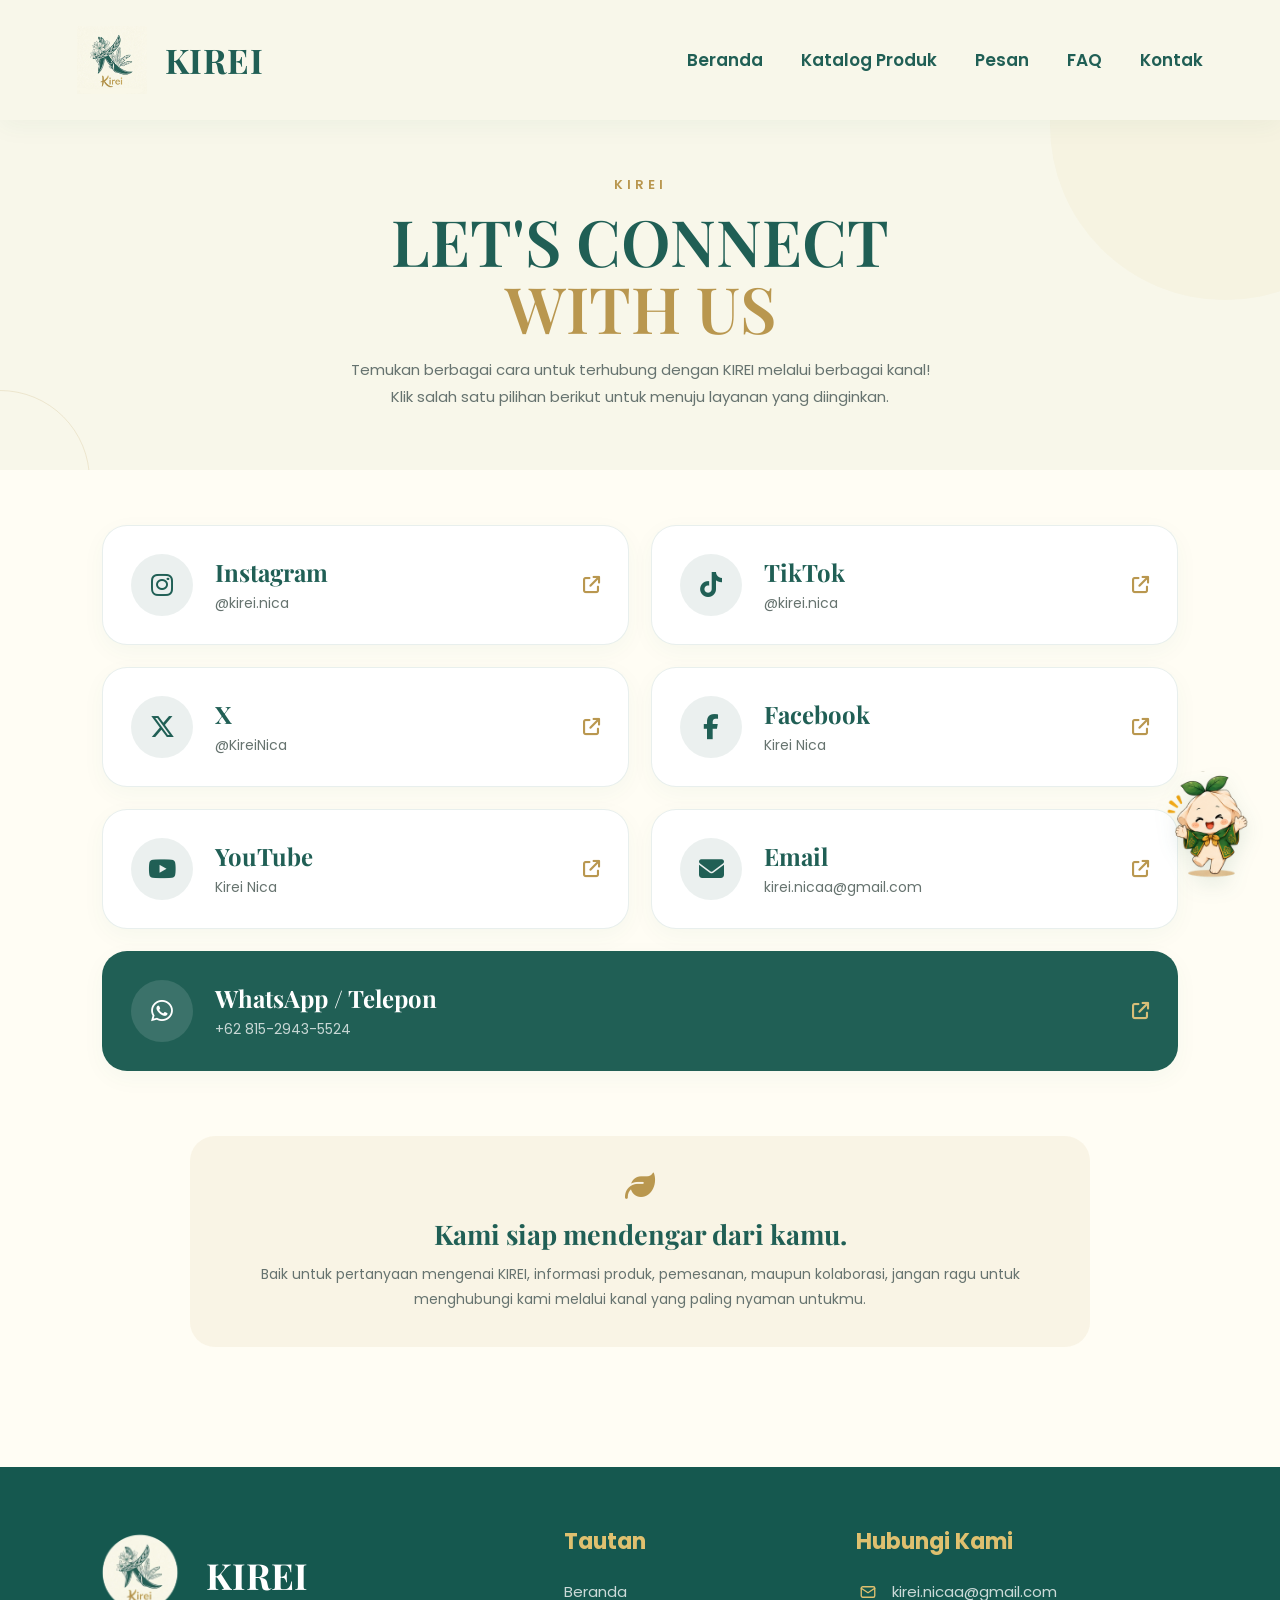
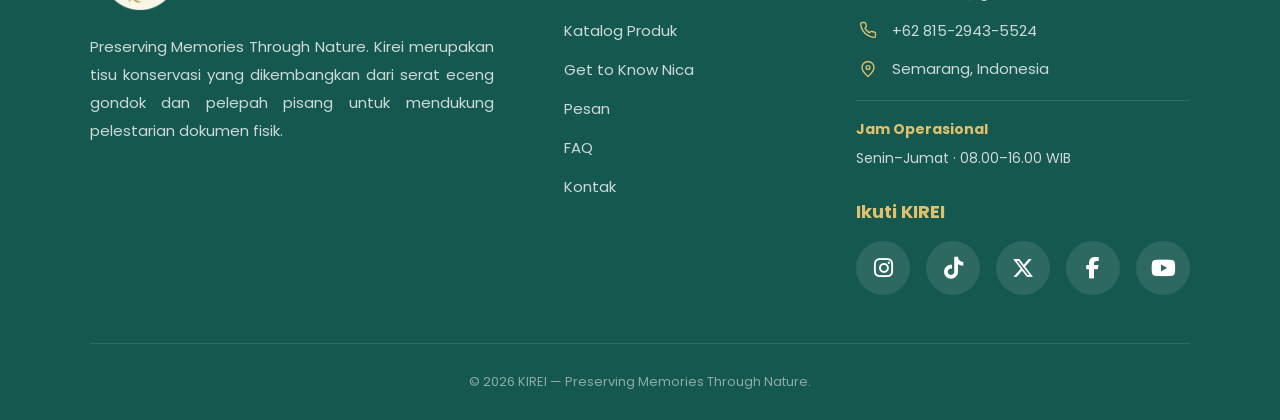
<file: Contact Us Kirei.html>
<!DOCTYPE html>
<html lang="id">
<head>
	<link
    rel="stylesheet"
    href="https://cdnjs.cloudflare.com/ajax/libs/font-awesome/6.5.2/css/all.min.css"
>
    <meta charset="UTF-8">
    <meta name="viewport" content="width=device-width, initial-scale=1.0">

    <title>KIREI | Preserving Memories Through Nature</title>

    <link rel="preconnect" href="https://fonts.googleapis.com">
    <link rel="preconnect" href="https://fonts.gstatic.com" crossorigin>
    <link href="https://fonts.googleapis.com/css2?family=DM+Sans:wght@400;500;600;700&family=Playfair+Display:wght@600;700&family=Poppins:wght@400;500;600;700&display=swap" rel="stylesheet">

    <style>

        /* =====================================================
           RESET
        ====================================================== */

        * {
            margin: 0;
            padding: 0;
            box-sizing: border-box;
            scroll-behavior: smooth;
        }


        /* =====================================================
           WARNA KIREI
        ====================================================== */

        :root {

            --cream: #F8F7EA;

            --cream-light: #FFFDF4;

            --green: #205F55;

            --green-dark: #174C44;

            --gold: #B9974F;

            --gold-light: #D8BE78;

            --text: #263C38;

            --text-light: #66736F;

            --white: #FFFFFF;

        }


        /* =====================================================
           BODY
        ====================================================== */

        body {

            font-family: 'Poppins', sans-serif;

            background: var(--cream);

            color: var(--text);

            overflow-x: hidden;

        }


        /* =====================================================
           NAVBAR
        ====================================================== */

     header {
    width: 100%;
    height: 120px;

    background: rgba(248, 247, 234, 0.97);

    display: flex;
    justify-content: space-between;
    align-items: center;

    padding: 0 6%;

    position: sticky;
    top: 0;

    z-index: 1000;

    box-shadow:
        0 5px 25px rgba(32, 95, 85, 0.05);

    backdrop-filter: blur(8px);
}


        /* =====================================================
           LOGO
        ====================================================== */

        .logo-area {

            display: flex;

            align-items: center;

            gap: 18px;

        }


        .logo {

            width: 70px;

            height: 70px;

            display: flex;

            align-items: center;

            justify-content: center;

        }


        .logo img {

            width: 100%;

            height: 100%;

            object-fit: contain;

        }


        .logo-text h2 {

            font-family: 'Playfair Display', serif;

             color: #205F55;

            font-size: 34px;

            font-weight: 700;

            letter-spacing: 0.5px;

        }


        /* =====================================================
           NAVIGASI
        ====================================================== */

       nav ul {
		list-style: none;
		display: flex;
		align-items: center;
		gap: 38px;
		}


        nav ul li a {

            text-decoration: none;
			font-family: 'Poppins', sans-serif;
            color: #205F55;

            font-size: 17px;

            font-weight: 600;

            position: relative;

            padding: 10px 0;

            transition: 0.3s ease;

        }


        nav ul li a:hover {
			font-family: 'Poppins', sans-serif;
            color: var(--gold);

        }


        nav ul li a::after {
			font-family: 'Poppins', sans-serif;
            content: "";

            position: absolute;

            left: 50%;

            bottom: 0;

            width: 0;

            height: 2px;

            background: var(--gold);

            transform: translateX(-50%);

            transition: 0.3s ease;

        }


        nav ul li a:hover::after,

        nav ul li a.active::after {

            width: 100%;

        }


        nav ul li a.active {

            color: var(--gold);

        }


        /* =====================================================
           HERO CONTACT
        ====================================================== */

       .contact-hero {
    height: 350px;

    padding: 40px 8% 45px;

    display: flex;
    align-items: center;
    justify-content: center;
    text-align: center;

    position: relative;
    overflow: hidden;

    background: var(--cream);
}


        /* =====================================================
           DEKORASI HERO
        ====================================================== */

        .contact-hero::before {

            content: "";

            position: absolute;

            width: 350px;

            height: 350px;

            border-radius: 50%;

            background:
                rgba(216, 190, 120, 0.08);

            right: -120px;

            top: -170px;

        }


        .contact-hero::after {

            content: "";

            position: absolute;

            width: 180px;

            height: 180px;

            border-radius: 50%;

            border: 1px solid
                rgba(185, 151, 79, 0.18);

            left: -90px;

            bottom: -100px;

        }


        /* =====================================================
           ISI HERO
        ====================================================== */
		
        .hero-content {

            position: relative;

            z-index: 2;

            width: 100%;

            max-width: 900px;

        }


        .hero-label {

            color: var(--gold);

            font-size: 13px;

            font-weight: 600;

            letter-spacing: 4px;

            margin-bottom: 12px;

        }


        .hero-content h1 {

            font-family:
                'Playfair Display', serif;

            color: var(--green);

            font-size:
                clamp(45px, 5vw, 68px);

            line-height: 1.05;

            font-weight: 600;

            margin-bottom: 15px;

        }


        .hero-content h1 span {

            color: var(--gold);

        }


        .hero-content p {

            max-width: 600px;

            margin: 0 auto;

            color: var(--text-light);

            font-size: 15px;

            line-height: 1.8;

        }


        /* =====================================================
           CONTACT SECTION
        ====================================================== */

       .contact-section {
			background: var(--cream-light);
			padding: 55px 8% 120px;
			position: relative;
		}


        /* =====================================================
           CONTACT GRID
        ====================================================== */

        .contact-grid {

            max-width: 1100px;

            margin: auto;

            display: grid;

            grid-template-columns:
                repeat(2, 1fr);

            gap: 22px;

        }


        /* =====================================================
           CONTACT CARD
        ====================================================== */

        .contact-card {

            background: var(--white);

            border: 1px solid
                rgba(32, 95, 85, 0.10);

            border-radius: 25px;

            padding: 28px;

            text-decoration: none;

            display: flex;

            align-items: center;

            gap: 22px;

            position: relative;

            overflow: hidden;

            transition: 0.35s ease;

            box-shadow:
                0 7px 25px
                rgba(32, 95, 85, 0.04);

        }


        /* Garis hijau ketika hover */

        .contact-card::before {

            content: "";

            position: absolute;

            width: 5px;

            height: 100%;

            left: 0;

            top: 0;

            background: var(--green);

            transform: scaleY(0);

            transform-origin: bottom;

            transition: 0.35s ease;

        }


        .contact-card:hover {

            transform: translateY(-6px);

            border-color:
                rgba(185, 151, 79, 0.40);

            box-shadow:
                0 15px 35px
                rgba(32, 95, 85, 0.10);

        }


        .contact-card:hover::before {

            transform: scaleY(1);

        }


        /* =====================================================
           ICON
        ====================================================== */

        .contact-icon {

            width: 62px;

            height: 62px;

            min-width: 62px;

            border-radius: 50%;

            display: flex;

            align-items: center;

            justify-content: center;

            background:
                rgba(32, 95, 85, 0.09);

            color: var(--green);

            font-size: 25px;

            transition: 0.35s ease;

        }


        .contact-card:hover .contact-icon {

            background: var(--green);

            color: var(--white);

            transform: scale(1.05);

        }


        /* =====================================================
           INFORMASI KONTAK
        ====================================================== */

        .contact-info {

            flex: 1;

        }


        .contact-info h3 {

            font-family:
                'Playfair Display', serif;

            color: var(--green);

            font-size: 24px;

            margin-bottom: 5px;

        }


        .contact-info p {

            color: var(--text-light);

            font-size: 14px;

            word-break: break-word;

        }


        /* =====================================================
           PANAH
        ====================================================== */

        .contact-arrow {

            color: var(--gold);

            font-size: 17px;

            transition: 0.35s ease;

        }


        .contact-card:hover .contact-arrow {

            transform:
                translateX(5px);

        }


        /* =====================================================
           WHATSAPP CARD
        ====================================================== */

        .whatsapp-card {

            grid-column: span 2;

            background: var(--green);

        }


        .whatsapp-card .contact-icon {

            background:
                rgba(255,255,255,0.12);

            color: var(--white);

        }


        .whatsapp-card .contact-info h3 {

            color: var(--white);

        }


        .whatsapp-card .contact-info p {

            color:
                rgba(255,255,255,0.75);

        }


        .whatsapp-card .contact-arrow {

            color: var(--gold-light);

        }


        .whatsapp-card::before {

            background: var(--gold);

        }


        .whatsapp-card:hover {

            background: var(--green-dark);

        }


        /* =====================================================
           CATATAN BAWAH
        ====================================================== */

        .contact-note {

            max-width: 900px;

            margin: 65px auto 0;

            text-align: center;

            padding: 35px;

            border-radius: 25px;

            background:
                rgba(185, 151, 79, 0.09);

        }


        .contact-note i {

            color: var(--gold);

            font-size: 30px;

            margin-bottom: 15px;

        }


        .contact-note h3 {

            font-family:
                'Playfair Display', serif;

            color: var(--green);

            font-size: 27px;

            margin-bottom: 10px;

        }


        .contact-note p {

            color: var(--text-light);

            font-size: 14px;

            line-height: 1.8;

        }


        /* =====================================================
           NICA FLOATING
        ====================================================== */

        .nica-floating {

            position: fixed;

            right: 25px;

            bottom: 20px;

            width: 125px;

            z-index: 9999;

            display: flex;

            flex-direction: column;

            align-items: flex-end;

            pointer-events: none;

        }


        /* =====================================================
           BUBBLE NICA
        ====================================================== */

        .nica-bubble {

            background: var(--white);

            color: var(--text);

            padding: 11px 15px;

            border-radius: 18px;

            font-family:
                'Poppins', sans-serif;

            font-size: 10px;

            line-height: 1.5;

            text-align: center;

            width: 175px;

            margin-bottom: -4px;

            margin-right: 10px;

            box-shadow:
                0 8px 25px
                rgba(32, 95, 85, 0.13);

            border: 1px solid
                rgba(32, 95, 85, 0.08);

            position: relative;

            animation:
                bubbleFloat 3s ease-in-out infinite;

        }


        /* Segitiga bubble */

        .nica-bubble::after {

            content: "";

            position: absolute;

            right: 18px;

            bottom: -7px;

            width: 14px;

            height: 14px;

            background: var(--white);

            transform: rotate(45deg);

            border-right:
                1px solid
                rgba(32, 95, 85, 0.08);

            border-bottom:
                1px solid
                rgba(32, 95, 85, 0.08);

        }


        /* =====================================================
           GAMBAR NICA
        ====================================================== */

        .nica-floating-img {

            width: 95px;

            height: auto;

            object-fit: contain;

            filter:
                drop-shadow(
                    0 8px 10px
                    rgba(32, 95, 85, 0.12)
                );

            animation:
                nicaFloat 3.5s ease-in-out infinite;

        }


        /* =====================================================
           ANIMASI BUBBLE
        ====================================================== */

        @keyframes bubbleFloat {

            0%,
            100% {

                transform:
                    translateY(0);

            }

            50% {

                transform:
                    translateY(-5px);

            }

        }


        /* =====================================================
           ANIMASI NICA
        ====================================================== */

        @keyframes nicaFloat {

            0%,
            100% {

                transform:
                    translateY(0);

            }

            50% {

                transform:
                    translateY(-7px);

            }

        }


        /* =====================================================
           FOOTER
        ===================================================== */

        footer {
            background: var(--green-dark);

            color: white;

            padding: 70px 8% 30px;
        }

        .footer-container {
            max-width: 1200px;

            margin: auto;

            display: grid;

            grid-template-columns: 1.5fr 1fr 1fr;

            gap: 60px;
        }


       /* ===== EXTRA INTERACTION ===== */
        .primary-btn, .secondary-btn { position: relative; overflow: hidden; transition: transform .3s ease, box-shadow .3s ease, background .3s ease; }
        .primary-btn:hover { transform: translateY(-4px) scale(1.02); box-shadow: 0 15px 30px rgba(54,84,61,.25); }
        .secondary-btn:hover { transform: translateY(-4px) scale(1.02); box-shadow: 0 12px 24px rgba(54,84,61,.12); }
        .primary-btn span:last-child, .secondary-btn span:last-child { transition: transform .3s ease; display:inline-block; }
        .primary-btn:hover span:last-child { transform: translateY(4px); }
        .secondary-btn:hover span:last-child { transform: translateX(5px); }

        .material-card { position:relative; cursor:pointer; overflow:hidden; transition:transform .3s ease, box-shadow .3s ease, border-color .3s ease; }
        .material-card:hover { transform:translateY(-8px); box-shadow:0 18px 38px rgba(54,84,61,.14); border-color:rgba(185,154,85,.45); }
        .material-card .material-icon { transition:.35s ease; }
        .material-card:hover .material-icon { background:var(--green); color:white; transform:rotate(-8deg) scale(1.08); }
        .feature { position:relative; cursor:pointer; transition:transform .3s ease, box-shadow .3s ease, background .3s ease; }
        .feature:hover { transform:translateY(-7px); background:#fff; box-shadow:0 14px 28px rgba(54,84,61,.12); }

        /* ===== FOOTER ===== */
		.site-footer {
    background: #15584f;
    color: rgba(255,255,255,.78);
    padding: 58px 7% 28px;
    text-align: left;
}

.site-footer a {
    text-decoration: none;
}
    
        .footer-grid { max-width:1200px; margin:0 auto; display:grid; grid-template-columns:1.45fr .8fr 1fr; gap:70px; }
		
        .footer-brand {
    display: flex;
    align-items: center;
    gap: 16px;
    margin-bottom: 8px;
}

.footer-description {
    max-width: 560px;
    font-size: 15px;
    line-height: 1.85;
    text-align: justify;
}
		
        .footer-logo {
    width: 100px;
    height: 100px;

    display: flex;
    align-items: center;
    justify-content: center;
    overflow: visible;
}

.footer-logo img {
    width: 120px;
    height: 120px;
    object-fit: contain;
}

      .footer-brand-name {
    color: white;
    font-family: 'Playfair Display', serif;
    font-size: 36px;
    font-weight: 700;
}

        .footer-description { max-width:520px; font-size:15px; line-height:1.85; }
        .footer-heading { color:#dfc06f; font-size:22px; font-weight:700; margin-bottom:22px; }
		
        .footer-links { display:flex; flex-direction:column; gap:16px; }
        .footer-links a { width:max-content; color:rgba(255,255,255,.78); font-size:15px; transition:.25s ease; }
        .footer-links a:hover { color:white; transform:translateX(6px); }
		.contact-item a {
    color: rgba(255,255,255,.78);
    transition: .25s ease;
}

.contact-item a:hover {
    color: white;
    transform: translateX(6px);
}
		
        .contact-list {
    display: flex;
    flex-direction: column;
    gap: 15px;
}

.site-footer .contact-item {
    display: flex;
    align-items: center;
    gap: 13px;
    font-size: 15px;
    line-height: 1.55;
}

.site-footer .contact-icon {
    width: 23px;
    height: 23px;
    min-width: 23px;
    flex: 0 0 23px;

    border-radius: 0;
    background: transparent;

    color: #dfc06f;

    display: flex;
    align-items: center;
    justify-content: center;

    padding-top: 0;
    font-size: 16px;
}

.site-footer .contact-icon svg {
    width: 18px;
    height: 18px;
    display: block;
}

.site-footer .contact-item a {
    color: rgba(255,255,255,.78);
    text-decoration: none;
    transition: .25s ease;
}

.site-footer .contact-item a:hover {
    color: white;
    transform: translateX(6px);
}

        .contact-icon svg {
            display:block;
        }
        .hours { margin-top:20px; padding-top:18px; border-top:1px solid rgba(255,255,255,.12); }
        .hours strong { display:block; color:#dfc06f; font-size:14px; margin-bottom:5px; }
        .hours span { font-size:14px; }
		
		
		/* =========================
   IKUTI KIREI
========================= */

.social-title {
    margin-top: 28px;
    margin-bottom: 16px;

    color: #dfc06f;
    font-size: 18px;
    font-weight: 700;
}


/* =========================
   SOCIAL MEDIA
========================= */

.social-links {
    display: flex;
    align-items: center;
    gap: 16px;
    margin-top: 0;
}

.social-links a {
    width: 54px;
    height: 54px;
    flex: 0 0 54px;

    border-radius: 50%;

    display: flex;
    align-items: center;
    justify-content: center;

    color: white;
    background: rgba(255,255,255,0.10);

    font-size: 22px;
    font-weight: 700;

    text-decoration: none;

    transition:
        background 0.3s ease,
        color 0.3s ease,
        transform 0.3s ease,
        box-shadow 0.3s ease;
}

.social-links a:hover {
    background: #dfc06f;
    color: #15584f;

    transform: translateY(-5px);

    box-shadow: 0 8px 18px rgba(0,0,0,0.15);
}


/* =========================
   FOOTER BOTTOM
========================= */

.footer-bottom {
    width: 100%;
    margin-top: 48px;
    padding-top: 28px;

    border-top: 1px solid rgba(255,255,255,.12);

    text-align: center;

    color: rgba(255,255,255,.50);
    font-size: 13px;
}


        /* =====================================================
           TABLET
        ====================================================== */

        @media (max-width: 900px) {

            header {

                height: 95px;

                padding: 0 5%;

            }


            .logo {

                width: 55px;

                height: 55px;

            }


            .logo-text h2 {

                font-size: 27px;

            }


            nav ul {

                gap: 22px;

            }


            nav ul li a {

                font-size: 14px;

            }


            .contact-grid {

                grid-template-columns: 1fr;

            }


            .whatsapp-card {

                grid-column: span 1;

            }


            .footer-container {

                grid-template-columns:
                    1fr 1fr;

            }

        }


        /* =====================================================
           MOBILE
        ====================================================== */

        @media (max-width: 650px) {

            header {

                height: auto;

                padding: 15px 5%;

                flex-direction: row;

                gap: 15px;

            }


            nav ul {

                gap: 18px;

                flex-wrap: wrap;

                justify-content: center;

            }


            /* Hero mobile */

            .contact-hero {

                height: 300px;

                padding:
                    145px 7% 40px;

            }


            .hero-content h1 {

                font-size: 42px;

            }


            .hero-content p {

                font-size: 13px;

                max-width: 450px;

            }


            /* Section */

            .contact-section {

                padding:
                    70px 6% 100px;

            }


            .section-header h2 {

                font-size: 40px;

            }


            .section-header p {

                font-size: 14px;

            }


            /* Contact card */

            .contact-card {

                padding: 23px;

                gap: 15px;

            }


            .contact-icon {

                width: 52px;

                height: 52px;

                min-width: 52px;

                font-size: 21px;

            }


            .contact-info h3 {

                font-size: 20px;

            }


            .contact-info p {

                font-size: 12px;

            }


            .contact-arrow {

                display: none;

            }


            /* Nica */

            .nica-floating {

                right: 10px;

                bottom: 10px;

                width: 90px;

            }


            .nica-floating-img {

                width: 70px;

            }


            .nica-bubble {

                width: 140px;

                font-size: 9px;

                padding: 8px 10px;

                margin-right: 0;

            }


            /* Footer */

            .footer-container {

                grid-template-columns: 1fr;

                gap: 40px;

            }

        }
		
		/* =====================================================
   GLOBAL RESPONSIVE FIX
   HEADER + FOOTER
===================================================== */

*,
*::before,
*::after {
    box-sizing: border-box;
}

html {
    width: 100%;
    overflow-x: hidden;
}

body {
    width: 100%;
    max-width: 100%;
    margin: 0;
    overflow-x: hidden;
}


/* =====================================================
   HEADER — DESKTOP
===================================================== */

.navbar {
    width: 100%;
    max-width: 100%;
    padding-left: 7%;
    padding-right: 7%;
}

.brand {
    flex-shrink: 0;
}

.brand-logo {
    flex-shrink: 0;
}

.nav-links {
    display: flex;
    align-items: center;
    justify-content: flex-end;
    gap: 25px;
    flex-wrap: nowrap;
    min-width: 0;
}

.nav-links a {
    white-space: nowrap;
}


/* =====================================================
   HEADER — TABLET
===================================================== */

@media (max-width: 900px) {

    .navbar {
        padding-left: 5%;
        padding-right: 5%;
    }

    .nav-links {
        gap: 15px;
        font-size: 12px;
        flex-wrap: nowrap;
    }

}


/* =====================================================
   HEADER — MOBILE
===================================================== */

@media (max-width: 620px) {

    .navbar {
        width: 100%;
        min-height: 70px;
        height: auto;

        padding: 12px 5%;

        display: flex;
        align-items: center;
        justify-content: space-between;

        gap: 12px;
    }

    .brand {
        flex-shrink: 0;
        font-size: 22px;
    }

    .brand-logo {
        width: 36px;
        height: 36px;
        flex-shrink: 0;
    }

    .nav-links {
        flex: 1;
        min-width: 0;

        display: flex;
        align-items: center;
        justify-content: flex-end;

        gap: 10px;

        flex-wrap: nowrap;

        overflow-x: auto;
        overflow-y: hidden;

        scrollbar-width: none;

        font-size: 10px;
    }

    .nav-links::-webkit-scrollbar {
        display: none;
    }

    .nav-links a {
        flex-shrink: 0;
        white-space: nowrap;
    }
}


/* =====================================================
   FOOTER — GENERAL FIX
===================================================== */

.site-footer {
    width: 100%;
    max-width: 100%;
    overflow: hidden;
}

.footer-grid {
    width: 100%;
    max-width: 1200px;
}

.footer-brand,
.footer-description,
.footer-links,
.contact-list {
    min-width: 0;
}

.footer-description {
    overflow-wrap: break-word;
    word-break: normal;
}

.contact-item {
    min-width: 0;
}

.contact-item span,
.contact-item a {
    overflow-wrap: anywhere;
}


/* =====================================================
   FOOTER — TABLET
===================================================== */

@media (max-width: 900px) {

    .site-footer {
        padding-left: 5%;
        padding-right: 5%;
    }

    .footer-grid {
        grid-template-columns: 1fr 1fr;
        gap: 40px;
    }

    .footer-grid > :first-child {
        grid-column: 1 / -1;
    }

}


/* =====================================================
   FOOTER — MOBILE
===================================================== */

@media (max-width: 620px) {

    .site-footer {
        width: 100%;
        padding: 50px 5% 28px;
        text-align: left;
    }

    .footer-grid {
        width: 100%;
        grid-template-columns: 1fr;
        gap: 35px;
    }

    .footer-grid > :first-child {
        grid-column: auto;
    }

    .footer-brand {
        display: flex;
        align-items: center;
        gap: 12px;
    }

    .footer-logo {
        width: 70px;
        height: 70px;
        flex-shrink: 0;
    }

    .footer-logo img {
        width: 85px;
        height: 85px;
    }

    .footer-brand-name {
        font-size: 30px;
    }

    .footer-description {
        max-width: 100%;
        font-size: 13px;
        line-height: 1.7;
        text-align: left;
    }

    .footer-heading {
        font-size: 19px;
        margin-bottom: 16px;
    }

    .footer-links {
        gap: 12px;
    }

    .footer-links a {
        max-width: 100%;
        font-size: 14px;
    }

    .contact-list {
        gap: 13px;
    }

    .contact-item {
        font-size: 13px;
        gap: 10px;
    }

    .contact-icon {
        width: 21px;
        flex: 0 0 21px;
    }

    .hours {
        margin-top: 18px;
        padding-top: 16px;
    }

    .hours strong {
        font-size: 13px;
    }

    .hours span {
        font-size: 13px;
    }

    .social-title {
        font-size: 17px;
        margin-top: 24px;
        margin-bottom: 13px;
    }

    .social-links {
        gap: 11px;
        flex-wrap: wrap;
    }

    .social-links a {
        width: 46px;
        height: 46px;
        flex: 0 0 46px;
        font-size: 18px;
    }

    .footer-bottom {
        margin-top: 35px;
        padding-top: 22px;
        font-size: 11px;
        line-height: 1.6;
    }
}
	/* =====================================================
   FINAL RESPONSIVE FIX — CONTACT PAGE
===================================================== */

/* ---------- HEADER ---------- */

header {
    width: 100%;
    max-width: 100%;
    overflow: hidden;
}

.logo-area {
    min-width: 0;
    flex-shrink: 0;
}

.logo-text {
    min-width: 0;
}

nav {
    min-width: 0;
}

nav ul {
    min-width: 0;
}

nav ul li {
    flex-shrink: 0;
}


/* ---------- TABLET ---------- */

@media (max-width: 900px) {

    header {
        padding: 0 4%;
        height: 90px;
        gap: 20px;
    }

    .logo-area {
        gap: 10px;
    }

    .logo {
        width: 50px;
        height: 50px;
    }

    .logo-text h2 {
        font-size: 25px;
    }

    nav {
        flex: 1;
        min-width: 0;
    }

    nav ul {
        justify-content: flex-end;
        gap: 14px;
        overflow-x: auto;
        scrollbar-width: none;
    }

    nav ul::-webkit-scrollbar {
        display: none;
    }

    nav ul li a {
        font-size: 12px;
        white-space: nowrap;
    }
}


/* ---------- MOBILE ---------- */

@media (max-width: 650px) {

    header {
        width: 100%;
        height: auto;
        min-height: 72px;

        padding: 10px 5%;

        display: flex;
        flex-direction: row;
        align-items: center;
        justify-content: space-between;

        gap: 10px;
    }

    .logo-area {
        gap: 7px;
        flex-shrink: 0;
    }

    .logo {
        width: 40px;
        height: 40px;
    }

    .logo-text h2 {
        font-size: 22px;
    }

    nav {
        flex: 1;
        min-width: 0;
        overflow: hidden;
    }

    nav ul {
        width: 100%;

        display: flex;
        justify-content: flex-start;

        gap: 14px;

        flex-wrap: nowrap;

        overflow-x: auto;
        overflow-y: hidden;

        scrollbar-width: none;

        padding-bottom: 2px;
    }

    nav ul::-webkit-scrollbar {
        display: none;
    }

    nav ul li {
        flex-shrink: 0;
    }

    nav ul li a {
        font-size: 10px;
        white-space: nowrap;
        padding: 6px 0;
    }


    /* ---------- HERO ---------- */

    .contact-hero {
        height: auto;
        min-height: 300px;

        padding: 65px 7% 55px;
    }

    .hero-label {
        font-size: 11px;
        letter-spacing: 3px;
    }

    .hero-content h1 {
        font-size: clamp(38px, 11vw, 48px);
        line-height: 1.05;
    }

    .hero-content p {
        font-size: 12px;
        line-height: 1.7;
    }


    /* ---------- CONTACT SECTION ---------- */

    .contact-section {
        padding: 45px 6% 80px;
    }

    .contact-grid {
        width: 100%;
        grid-template-columns: 1fr;
        gap: 15px;
    }

    .contact-card {
        width: 100%;
        min-width: 0;

        padding: 19px;

        gap: 13px;

        border-radius: 20px;
    }

    .contact-icon {
        width: 48px;
        height: 48px;
        min-width: 48px;

        font-size: 20px;
    }

    .contact-info {
        min-width: 0;
    }

    .contact-info h3 {
        font-size: 19px;
    }

    .contact-info p {
        font-size: 11px;
        overflow-wrap: anywhere;
    }

    .contact-arrow {
        display: none;
    }

    .whatsapp-card {
        grid-column: auto;
    }


    /* ---------- CONTACT NOTE ---------- */

    .contact-note {
        margin-top: 40px;
        padding: 25px 20px;
        border-radius: 20px;
    }

    .contact-note i {
        font-size: 25px;
    }

    .contact-note h3 {
        font-size: 22px;
    }

    .contact-note p {
        font-size: 12px;
        line-height: 1.7;
    }


    /* ---------- NICA ---------- */

    .nica-floating {
        right: 8px;
        bottom: 8px;
        width: 75px;
    }

    .nica-floating-img {
        width: 60px;
    }


    /* ---------- FOOTER ---------- */

    .site-footer {
        width: 100%;
        padding: 45px 6% 25px;
        overflow: hidden;
    }

    .footer-grid {
        width: 100%;
        max-width: 100%;

        grid-template-columns: 1fr;

        gap: 32px;
    }

    .footer-grid > div {
        min-width: 0;
        width: 100%;
    }

    .footer-brand {
        gap: 10px;
    }

    .footer-logo {
        width: 65px;
        height: 65px;
        flex-shrink: 0;
    }

    .footer-logo img {
        width: 78px;
        height: 78px;
    }

    .footer-brand-name {
        font-size: 28px;
    }

    .footer-description {
        width: 100%;
        max-width: 100%;

        font-size: 12px;
        line-height: 1.7;

        overflow-wrap: break-word;
    }

    .footer-heading {
        font-size: 18px;
        margin-bottom: 14px;
    }

    .footer-links {
        gap: 11px;
    }

    .footer-links a {
        font-size: 13px;
        max-width: 100%;
        white-space: normal;
    }

    .contact-list {
        width: 100%;
        gap: 12px;
    }

    .site-footer .contact-item {
        width: 100%;
        min-width: 0;

        gap: 9px;

        font-size: 12px;
    }

    .site-footer .contact-item a,
    .site-footer .contact-item > span:last-child {
        min-width: 0;
        overflow-wrap: anywhere;
    }

    .site-footer .contact-icon {
        width: 20px;
        min-width: 20px;
        flex: 0 0 20px;
    }

    .hours {
        margin-top: 17px;
        padding-top: 15px;
    }

    .hours strong {
        font-size: 12px;
    }

    .hours span {
        font-size: 12px;
    }

    .social-title {
        font-size: 16px;
        margin-top: 22px;
        margin-bottom: 12px;
    }

    .social-links {
        gap: 9px;
        flex-wrap: wrap;
    }

    .social-links a {
        width: 42px;
        height: 42px;
        flex: 0 0 42px;
        font-size: 17px;
    }

    .footer-bottom {
        margin-top: 30px;
        padding-top: 20px;

        font-size: 10px;
        line-height: 1.6;
    }
}

	/* =========================
   FIX SOCIAL MEDIA
   HP + TABLET + LAPTOP
========================= */

.social-links {
    display: flex !important;
    flex-direction: row !important;
    flex-wrap: nowrap !important;
    align-items: center !important;
    justify-content: flex-start !important;
    gap: 16px !important;
}

.social-links a {
    display: flex !important;
    align-items: center !important;
    justify-content: center !important;

    flex: 0 0 54px !important;
    width: 54px !important;
    height: 54px !important;
}


/* =========================
   KHUSUS HP
========================= */

@media (max-width: 767px) {

    .social-links {
        display: flex !important;
        flex-direction: row !important;
        flex-wrap: nowrap !important;
        align-items: center !important;
        justify-content: flex-start !important;
        gap: 10px !important;
    }

    .social-links a {
        flex: 0 0 46px !important;
        width: 46px !important;
        height: 46px !important;
    }
}
    </style>

</head>


<body>


    <!-- =====================================================
         NAVBAR
    ====================================================== -->

    <header>

        <div class="logo-area">

            <div class="logo">

                <img
                    src="logo.jpeg"
                    alt="Logo KIREI"
                >

            </div>


            <div class="logo-text">

                <h2>KIREI</h2>

            </div>

        </div>

  <nav>

        <ul>

            <li>
                <a href="index.html">
                    Beranda
                </a>
            </li>

            <li>
                <a href="products.html">
                    Katalog Produk
                </a>
            </li>

            <li>
                <a href="Order Kirei.html">
                    Pesan
                </a>
            </li>
			
			  <li>
            <a href="FAQ Kirei.html">
                FAQ
            </a>
        </li>


            <li>
                <a href="Contact Us Kirei.html">
                    Kontak
                </a>
            </li>

        </ul>

    </nav>

    </header>



    <!-- =====================================================
         HERO
    ====================================================== -->

    <section class="contact-hero">

        <div class="hero-content">


            <div class="hero-label">

                KIREI

            </div>


            <h1>

                LET'S CONNECT

                <br>

                <span>WITH US</span>

            </h1>


            <p>
				Temukan berbagai cara untuk terhubung dengan KIREI melalui berbagai kanal!
				Klik salah satu pilihan berikut untuk menuju layanan yang diinginkan.

            </p>

        </div>

    </section>



    <!-- =====================================================
         CONTACT SECTION
    ====================================================== -->

    <section class="contact-section">



        <!-- =================================================
             CONTACT GRID
        ================================================== -->

        <div class="contact-grid">


            <!-- ================= INSTAGRAM ================= -->

            <a
                href="https://www.instagram.com/kirei.nica/"
                target="_blank"
                rel="noopener noreferrer"
                class="contact-card"
            >

                <div class="contact-icon">

                    <i class="fa-brands fa-instagram"></i>

                </div>


                <div class="contact-info">

                    <h3>

                        Instagram

                    </h3>


                    <p>

                        @kirei.nica

                    </p>

                </div>


                <div class="contact-arrow">

                    <i class="fa-solid fa-arrow-up-right-from-square"></i>

                </div>

            </a>



            <!-- ================= TIKTOK ================= -->

            <a
                href="https://www.tiktok.com/@kirei.nica"
                target="_blank"
                rel="noopener noreferrer"
                class="contact-card"
            >

                <div class="contact-icon">

                    <i class="fa-brands fa-tiktok"></i>

                </div>


                <div class="contact-info">

                    <h3>

                        TikTok

                    </h3>


                    <p>

                        @kirei.nica

                    </p>

                </div>


                <div class="contact-arrow">

                    <i class="fa-solid fa-arrow-up-right-from-square"></i>

                </div>

            </a>



            <!-- ================= X ================= -->

            <a
                href="https://x.com/KireiNica"
                target="_blank"
                rel="noopener noreferrer"
                class="contact-card"
            >

                <div class="contact-icon">

                    <i class="fa-brands fa-x-twitter"></i>

                </div>


                <div class="contact-info">

                    <h3>

                        X

                    </h3>


                    <p>

                        @KireiNica

                    </p>

                </div>


                <div class="contact-arrow">

                    <i class="fa-solid fa-arrow-up-right-from-square"></i>

                </div>

            </a>



            <!-- ================= FACEBOOK ================= -->

            <a
                href="https://www.facebook.com/61590444545032/"
                target="_blank"
                rel="noopener noreferrer"
                class="contact-card"
            >

                <div class="contact-icon">

                    <i class="fa-brands fa-facebook-f"></i>

                </div>


                <div class="contact-info">

                    <h3>

                        Facebook

                    </h3>


                    <p>

                         Kirei Nica

                    </p>

                </div>


                <div class="contact-arrow">

                    <i class="fa-solid fa-arrow-up-right-from-square"></i>

                </div>

            </a>



            <!-- ================= YOUTUBE ================= -->

            <a
                href="https://www.youtube.com/@Kireinica"
                target="_blank"
                rel="noopener noreferrer"
                class="contact-card"
            >

                <div class="contact-icon">

                    <i class="fa-brands fa-youtube"></i>

                </div>


                <div class="contact-info">

                    <h3>

                        YouTube

                    </h3>


                    <p>

                        Kirei Nica

                    </p>

                </div>


                <div class="contact-arrow">

                    <i class="fa-solid fa-arrow-up-right-from-square"></i>

                </div>

            </a>



            <!-- ================= EMAIL ================= -->

            <a
                href="mailto:kirei.nicaa@gmail.com"
				target="_blank"
                rel="noopener noreferrer"	
			   class="contact-card"
            >

                <div class="contact-icon">

                    <i class="fa-solid fa-envelope"></i>

                </div>


                <div class="contact-info">

                    <h3>

                        Email

                    </h3>


                    <p>

                        kirei.nicaa@gmail.com

                    </p>

                </div>


                <div class="contact-arrow">

                      <i class="fa-solid fa-arrow-up-right-from-square"></i>

                </div>

            </a>



            <!-- ================= WHATSAPP ================= -->

            <a
                href="https://wa.me/6281529435524"
                target="_blank"
                rel="noopener noreferrer"
                class="contact-card whatsapp-card"
            >

                <div class="contact-icon">

                    <i class="fa-brands fa-whatsapp"></i>

                </div>


                <div class="contact-info">

                    <h3>

                        WhatsApp / Telepon

                    </h3>


                    <p>

                        +62 815-2943-5524

                    </p>

                </div>


                <div class="contact-arrow">

                    <i class="fa-solid fa-arrow-up-right-from-square"></i>

                </div>

            </a>


        </div>



        <!-- =================================================
             CATATAN
        ================================================== -->

        <div class="contact-note">


            <i class="fa-solid fa-leaf"></i>


            <h3>

                Kami siap mendengar dari kamu.

            </h3>


            <p>

                Baik untuk pertanyaan mengenai KIREI,
                informasi produk, pemesanan, maupun
                kolaborasi, jangan ragu untuk menghubungi
                kami melalui kanal yang paling nyaman untukmu.

            </p>

        </div>


    </section>



    <!-- =========================
         FOOTER
    ========================= -->

    <footer class="site-footer" id="contact">

        <div class="footer-grid">

            <div>
                <div class="footer-brand">
                    <div class="footer-logo">
                        <img src="logo bulat.png" alt="KIREI Logo">
                    </div>
                    <div class="footer-brand-name">KIREI</div>
                </div>

                <p class="footer-description">
                    Preserving Memories Through Nature. Kirei merupakan
                    tisu konservasi yang dikembangkan dari serat eceng
                    gondok dan pelepah pisang untuk mendukung
                    pelestarian dokumen fisik.
                </p>
            </div>

            <div>
			<div class="footer-heading">Tautan</div>

			<div class="footer-links">
			<a href="index.html">Beranda</a>
			<a href="products.html">Katalog Produk</a>
			<a href="nica.html">Get to Know Nica</a>
			<a href="Order Kirei.html#order">Pesan</a>
			<a href="FAQ Kirei.html">FAQ</a>
			<a href="Contact Us Kirei.html">Kontak</a>
			</div>
	</div>

            <div>
                <div class="footer-heading">Hubungi Kami</div>
                <div class="contact-list">
				
                    <div class="contact-item">
    <span class="contact-icon" aria-hidden="true">
        <svg viewBox="0 0 24 24"
             width="18"
             height="18"
             fill="none"
             stroke="currentColor"
             stroke-width="1.8"
             stroke-linecap="round"
             stroke-linejoin="round">
            <rect x="3" y="5" width="18" height="14" rx="2"></rect>
            <path d="M3 7l9 6 9-6"></path>
        </svg>
    </span>

    <a href="mailto:kirei.nicaa@gmail.com">
        kirei.nicaa@gmail.com
    </a>
</div>
                    <div class="contact-item">
                        <span class="contact-icon" aria-hidden="true">
                            <svg viewBox="0 0 24 24" width="18" height="18" fill="none" stroke="currentColor" stroke-width="1.8" stroke-linecap="round" stroke-linejoin="round">
                                <path d="M22 16.92v3a2 2 0 0 1-2.18 2 19.8 19.8 0 0 1-8.63-3.07 19.5 19.5 0 0 1-6-6A19.8 19.8 0 0 1 2.12 4.18 2 2 0 0 1 4.11 2h3a2 2 0 0 1 2 1.72c.12.9.33 1.78.62 2.63a2 2 0 0 1-.45 2.11L8 9.73a16 16 0 0 0 6 6l1.27-1.27a2 2 0 0 1 2.11-.45c.85.29 1.73.5 2.63.62A2 2 0 0 1 22 16.92z"/>
                            </svg>
                        </span>
                        <a href="https://wa.me/6281529435524"
   target="_blank"
   rel="noopener noreferrer">
    +62 815-2943-5524
</a>
                    </div>

                    <div class="contact-item">
                        <span class="contact-icon" aria-hidden="true">
                            <svg viewBox="0 0 24 24" width="18" height="18" fill="none" stroke="currentColor" stroke-width="1.8" stroke-linecap="round" stroke-linejoin="round">
                                <path d="M20 10c0 5-8 12-8 12S4 15 4 10a8 8 0 1 1 16 0Z"/>
                                <circle cx="12" cy="10" r="2.5"/>
                            </svg>
                        </span>
                        <span>Semarang, Indonesia</span>
                    </div>
                </div>

                <div class="hours">
    <strong>Jam Operasional</strong>
    <span>Senin–Jumat · 08.00–16.00 WIB</span>
</div>

<div class="social-title">
    Ikuti KIREI
</div>

<div class="social-links">

    <a href="https://www.instagram.com/kirei.nica"
       target="_blank"
       aria-label="Instagram">
        <i class="fa-brands fa-instagram"></i>
    </a>

    <a href="https://www.tiktok.com/@kirei.nica"
       target="_blank"
       aria-label="TikTok">
        <i class="fa-brands fa-tiktok"></i>
    </a>

    <a href="https://x.com/KireiNica"
       target="_blank"
       aria-label="X">
        <i class="fa-brands fa-x-twitter"></i>
    </a>

    <a href="https://www.facebook.com/61590444545032/"
       target="_blank"
       aria-label="Facebook">
        <i class="fa-brands fa-facebook-f"></i>
    </a>

    <a href="https://www.youtube.com/@Kireinica"
       target="_blank"
       aria-label="YouTube">
        <i class="fa-brands fa-youtube"></i>
    </a>

</div>

    </div> <!-- kolom Hubungi Kami -->

</div> <!-- footer-grid -->

<div class="footer-bottom">
    © 2026 KIREI — Preserving Memories Through Nature.
</div>

</footer>



    <!-- =====================================================
         NICA FLOATING
         AKAN SELALU BERADA DI POJOK KANAN BAWAH
         SAAT HALAMAN DI-SCROLL
    ====================================================== -->

    <div class="nica-floating">



        <!-- Nica -->

        <img
            src="nica kaki.png"
            alt="Nica - Maskot KIREI"
            class="nica-floating-img"
        >


    </div>


</body>

</html>
</file>
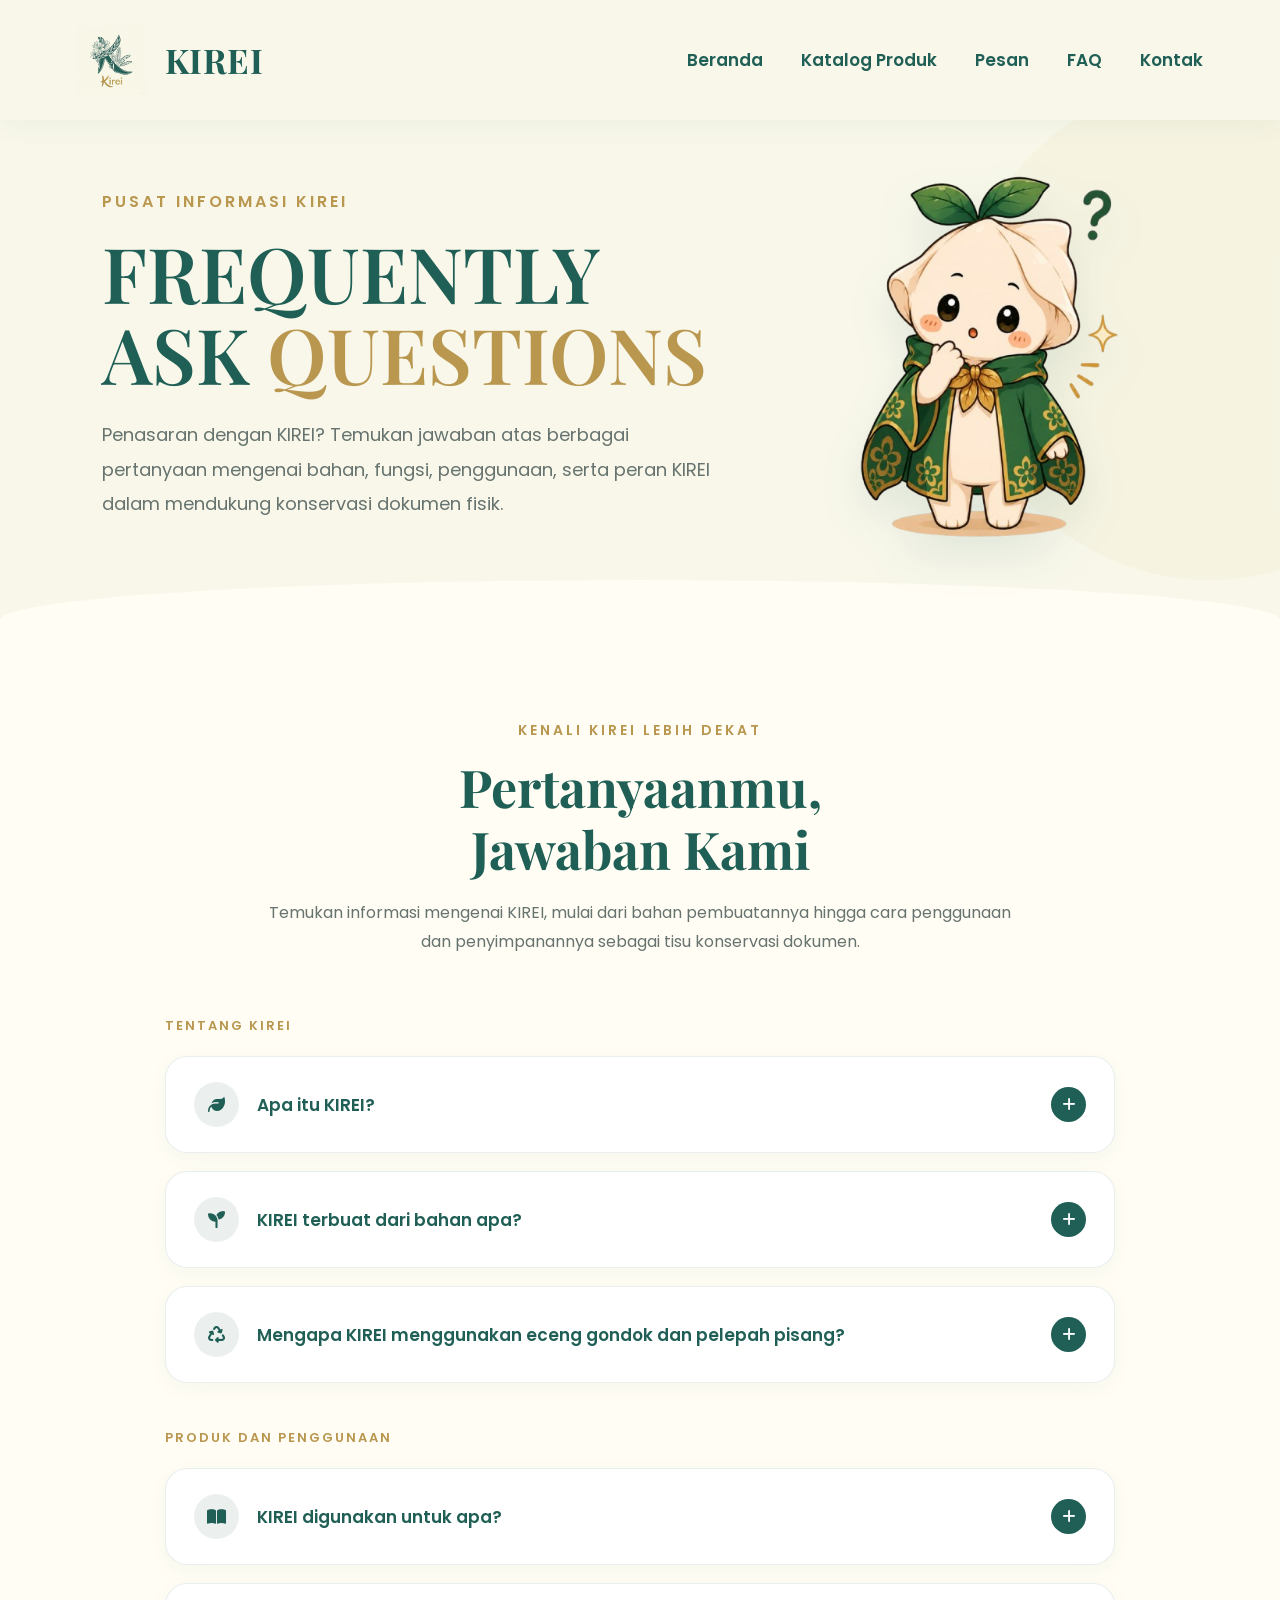
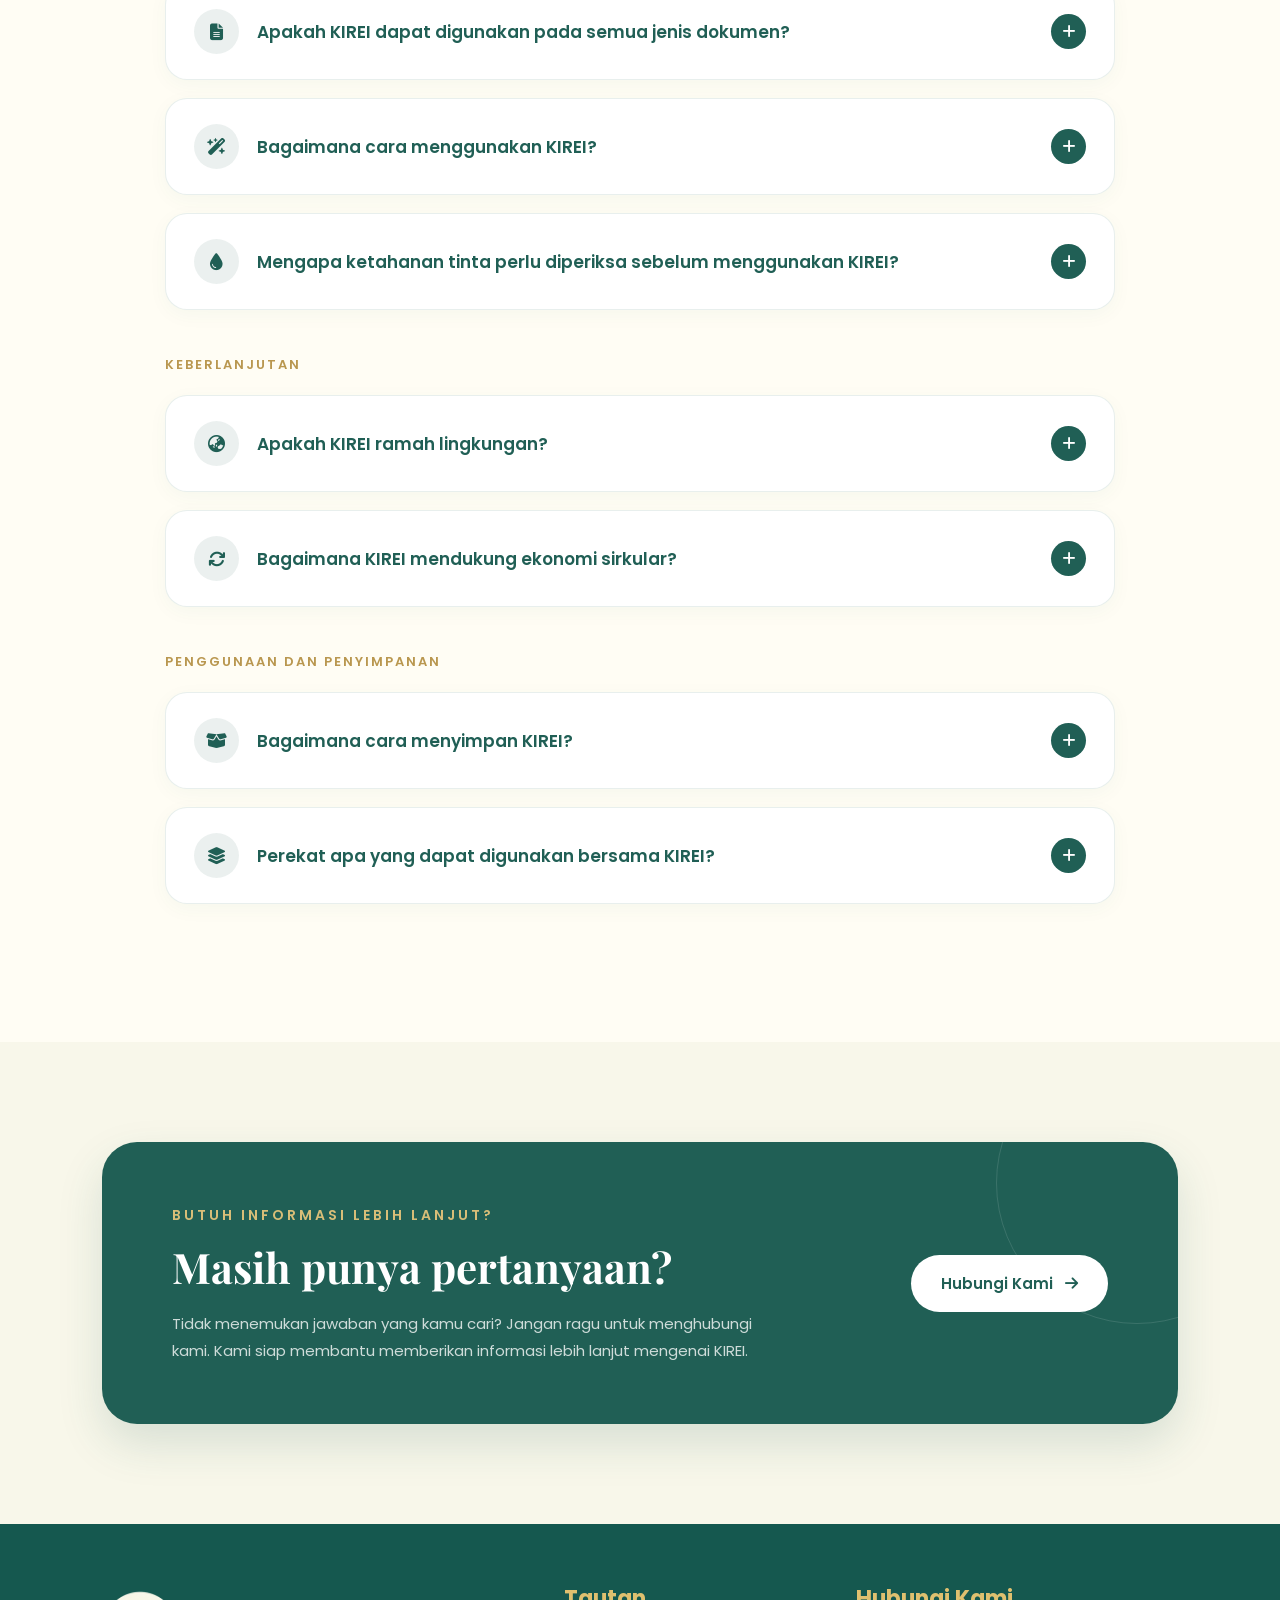
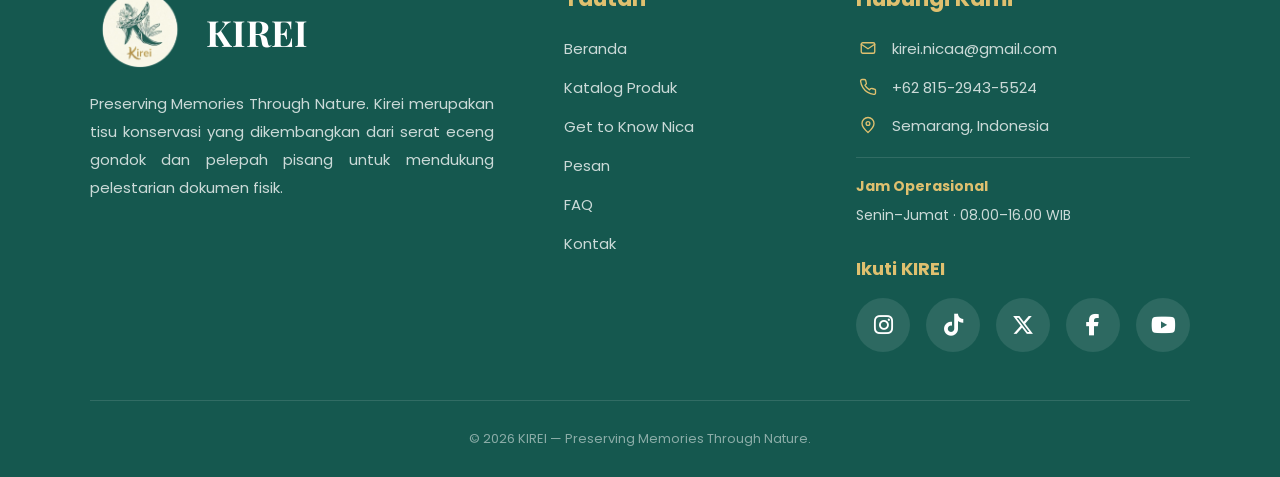
<file: FAQ Kirei.html>
<!DOCTYPE html>
<html lang="id">

<head>
	<link
    rel="stylesheet"
    href="https://cdnjs.cloudflare.com/ajax/libs/font-awesome/6.5.2/css/all.min.css"
>
    <meta charset="UTF-8">
    <meta name="viewport" content="width=device-width, initial-scale=1.0">

    <title>FAQ | KIREI</title>

    <!-- ================= GOOGLE FONTS ================= -->
    <link rel="preconnect" href="https://fonts.googleapis.com">
    <link rel="preconnect" href="https://fonts.gstatic.com" crossorigin>

    <link href="https://fonts.googleapis.com/css2?family=Playfair+Display:wght@500;600;700&family=Poppins:wght@400;500;600;700&display=swap" rel="stylesheet">

    <!-- ================= FONT AWESOME ================= -->
    <link rel="stylesheet"
          href="https://cdnjs.cloudflare.com/ajax/libs/font-awesome/6.5.1/css/all.min.css">

    <style>

        /* =====================================================
           PENGATURAN DASAR
        ===================================================== */

        * {
            margin: 0;
            padding: 0;
            box-sizing: border-box;
            scroll-behavior: smooth;
        }

        body {
            font-family: 'Poppins', sans-serif;
            background: #F8F7EA;
            color: #263C38;
            overflow-x: hidden;
        }

        :root {
            --cream: #F8F7EA;
            --cream-light: #FFFDF4;
            --green: #205F55;
            --green-dark: #174C44;
            --gold: #B9974F;
            --gold-light: #D8BE78;
            --text: #263C38;
            --text-light: #66736F;
            --white: #FFFFFF;
        }


        /* =====================================================
           NAVBAR
        ===================================================== */

        header {
            width: 100%;
            height: 120px;

            background: rgba(248, 247, 234, 0.96);

            display: flex;
            justify-content: space-between;
            align-items: center;

            padding: 0 6%;

            position: fixed;
            top: 0;
            left: 0;

            z-index: 1000;

            box-shadow: 0 5px 25px rgba(32, 95, 85, 0.05);

            backdrop-filter: blur(8px);
        }


        /* ================= LOGO ================= */

        .logo-area {
            display: flex;
            align-items: center;
            gap: 18px;
        }

        .logo {
            width: 70px;
            height: 70px;

            display: flex;
            align-items: center;
            justify-content: center;

            overflow: hidden;
        }

        .logo img {
            width: 100%;
            height: 100%;
            object-fit: contain;
        }

        .logo-text h2 {
            font-family: 'Playfair Display', serif;

            color: var(--green);

            font-size: 34px;
            font-weight: 700;

            letter-spacing: 0.5px;
        }


        /* ================= MENU ================= */

		nav ul {
			list-style: none;
			display: flex;
			align-items: center;
			gap: 38px;
		}

        nav ul li {
            position: relative;
        }

        nav ul li a {
            text-decoration: none;

            color: var(--green);

            font-size: 17px;
            font-weight: 600;

            transition: 0.3s ease;

            position: relative;

            padding: 10px 0;
        }

        nav ul li a:hover {
            color: var(--gold);
        }

        nav ul li a::after {
            content: "";

            position: absolute;

            left: 50%;
            bottom: 0;

            width: 0;
            height: 2px;

            background: var(--gold);

            transform: translateX(-50%);

            transition: 0.3s ease;
        }

        nav ul li a:hover::after,
        nav ul li a.active::after {
            width: 100%;
        }

        nav ul li a.active {
            color: var(--gold);
        }


        /* =====================================================
           BAGIAN PEMBUKA / HERO
        ===================================================== */

        .hero {
            min-height: 610px;

            padding: 160px 8% 70px;

            display: flex;
            align-items: center;
            justify-content: space-between;

            position: relative;

            overflow: hidden;
        }


        /* Lingkaran dekorasi */

        .hero::before {
            content: "";

            position: absolute;

            width: 500px;
            height: 500px;

            border-radius: 50%;

            background: rgba(216, 190, 120, 0.08);

            right: -180px;
            top: 80px;
        }


        /* ================= TEKS HERO ================= */

        .hero-text {
            width: 58%;

            position: relative;
            z-index: 2;
        }

        .small-title {
            color: var(--gold);

            font-size: 16px;
            font-weight: 600;

            letter-spacing: 3px;

            margin-bottom: 18px;

            text-transform: uppercase;
        }

        .hero-text h1 {
            font-family: 'Playfair Display', serif;

            color: var(--green);

            font-size: clamp(55px, 6vw, 86px);

            line-height: 1.05;

            font-weight: 600;

            margin-bottom: 25px;
        }

        .hero-text h1 span {
            color: var(--gold);
        }

        .hero-text p {
            max-width: 650px;

            color: var(--text-light);

            font-size: 18px;

            line-height: 1.9;
        }


        /* ================= NICA ================= */

        .hero-image {
            width: 38%;

            display: flex;
            justify-content: center;
            align-items: center;

            position: relative;

            z-index: 2;
        }

        .hero-image img {
            width: 390px;
            max-width: 100%;

            object-fit: contain;

            filter: drop-shadow(
                0 20px 20px rgba(32, 95, 85, 0.10)
            );

            animation: mengambang 4s ease-in-out infinite;
        }

        @keyframes mengambang {

            0% {
                transform: translateY(0);
            }

            50% {
                transform: translateY(-12px);
            }

            100% {
                transform: translateY(0);
            }

        }


        /* Tanda tanya dekorasi */

        .question-mark {
            position: absolute;

            top: 5px;
            right: 5%;

            font-family: 'Playfair Display', serif;

            color: var(--green);

            font-size: 100px;

            font-weight: 700;

            opacity: 0.9;

            transform: rotate(8deg);
        }


        /* =====================================================
           BAGIAN FAQ
        ===================================================== */

        .faq-section {
            background: var(--cream-light);

            padding: 100px 8% 120px;

            position: relative;
        }


        /* Lengkungan dekorasi */

        .faq-section::before {
            content: "";

            position: absolute;

            top: -40px;
            left: 0;

            width: 100%;
            height: 80px;

            background: var(--cream-light);

            border-radius: 50% 50% 0 0;
        }


        /* ================= JUDUL FAQ ================= */

        .section-header {
            text-align: center;

            max-width: 760px;

            margin: 0 auto 60px;
        }

        .section-label {
            color: var(--gold);

            font-size: 14px;

            font-weight: 600;

            letter-spacing: 3px;

            text-transform: uppercase;

            margin-bottom: 15px;
        }

        .section-header h2 {
            font-family: 'Playfair Display', serif;

            color: var(--green);

            font-size: 52px;

            line-height: 1.2;

            margin-bottom: 18px;
        }

        .section-header p {
            color: var(--text-light);

            font-size: 16px;

            line-height: 1.8;
        }


        /* =====================================================
           WADAH FAQ
        ===================================================== */

        .faq-container {
            max-width: 950px;

            margin: auto;
        }


        /* =====================================================
           KATEGORI FAQ
        ===================================================== */

        .faq-category {
            color: var(--gold);

            font-size: 13px;

            font-weight: 600;

            letter-spacing: 2px;

            text-transform: uppercase;

            margin-bottom: 20px;

            margin-top: 45px;
        }

        .faq-category:first-child {
            margin-top: 0;
        }


        /* =====================================================
           KOTAK PERTANYAAN
        ===================================================== */

        .faq-item {
            background: var(--white);

            border: 1px solid rgba(32, 95, 85, 0.10);

            border-radius: 22px;

            margin-bottom: 18px;

            overflow: hidden;

            transition: 0.35s ease;

            box-shadow:
                0 5px 20px rgba(32, 95, 85, 0.04);
        }

        .faq-item:hover {
            transform: translateY(-3px);

            box-shadow:
                0 12px 30px rgba(32, 95, 85, 0.08);
        }


        /* ================= PERTANYAAN ================= */

        .faq-question {
            width: 100%;

            border: none;

            background: transparent;

            padding: 25px 28px;

            display: flex;

            align-items: center;

            justify-content: space-between;

            gap: 20px;

            cursor: pointer;

            text-align: left;

            color: var(--green);

            font-family: 'Poppins', sans-serif;

            font-size: 17px;

            font-weight: 600;
        }


        /* Bagian kiri pertanyaan */

        .question-left {
            display: flex;

            align-items: center;

            gap: 18px;
        }


        /* ================= IKON ================= */

        .faq-icon {
            width: 45px;
            height: 45px;

            min-width: 45px;

            border-radius: 50%;

            background: rgba(32, 95, 85, 0.09);

            color: var(--green);

            display: flex;

            align-items: center;
            justify-content: center;

            font-size: 17px;

            transition: 0.3s ease;
        }


        /* ================= TOMBOL PLUS ================= */

        .plus-icon {
            width: 35px;
            height: 35px;

            min-width: 35px;

            border-radius: 50%;

            background: var(--green);

            color: white;

            display: flex;

            align-items: center;
            justify-content: center;

            font-size: 15px;

            transition: 0.4s ease;
        }


        /* =====================================================
           JAWABAN
        ===================================================== */

        .faq-answer {
            max-height: 0;

            overflow: hidden;

            transition: max-height 0.45s ease;

            padding: 0 28px 0 91px;
        }

        .faq-answer p {
            color: var(--text-light);

            font-size: 15px;

            line-height: 1.9;

            padding-bottom: 25px;
        }


        /* ================= FAQ AKTIF ================= */

        .faq-item.active {
            border-color: rgba(185, 151, 79, 0.45);
        }

        .faq-item.active .faq-icon {
            background: var(--gold);

            color: white;
        }

        .faq-item.active .plus-icon {
            background: var(--gold);

            transform: rotate(45deg);
        }


        /* =====================================================
           BAGIAN HUBUNGI KAMI
        ===================================================== */

        .contact-section {
            padding: 100px 8%;

            background: var(--cream);
        }

        .contact-card {
            max-width: 1100px;

            margin: auto;

            background: var(--green);

            border-radius: 35px;

            padding: 60px 70px;

            display: flex;

            align-items: center;

            justify-content: space-between;

            gap: 40px;

            position: relative;

            overflow: hidden;

            box-shadow:
                0 20px 45px rgba(32, 95, 85, 0.15);
        }


        /* Lingkaran dekorasi */

        .contact-card::after {
            content: "";

            position: absolute;

            width: 280px;
            height: 280px;

            border-radius: 50%;

            border: 1px solid rgba(255,255,255,0.12);

            right: -100px;
            top: -100px;
        }

        .contact-content {
            position: relative;

            z-index: 2;
        }

        .contact-content small {
            color: var(--gold-light);

            font-size: 14px;

            font-weight: 600;

            letter-spacing: 3px;

            text-transform: uppercase;
        }

        .contact-content h2 {
            font-family: 'Playfair Display', serif;

            color: white;

            font-size: 42px;

            margin: 12px 0 15px;
        }

        .contact-content p {
            color: rgba(255,255,255,0.78);

            font-size: 15px;

            line-height: 1.8;

            max-width: 620px;
        }


        /* ================= TOMBOL HUBUNGI ================= */

        .contact-button {
            position: relative;

            z-index: 3;

            display: inline-flex;

            align-items: center;

            gap: 12px;

            background: white;

            color: var(--green);

            text-decoration: none;

            padding: 17px 30px;

            border-radius: 50px;

            font-size: 15px;

            font-weight: 600;

            white-space: nowrap;

            transition: 0.35s ease;
        }

        .contact-button:hover {
            background: var(--gold-light);

            color: var(--green-dark);

            transform: translateY(-4px);
        }


        /* =====================================================
           FOOTER
        ===================================================== */

        footer {
            background: var(--green-dark);

            color: white;

            padding: 70px 8% 30px;
        }

        .footer-container {
            max-width: 1200px;

            margin: auto;

            display: grid;

            grid-template-columns: 1.5fr 1fr 1fr;

            gap: 60px;
        }


       /* ===== EXTRA INTERACTION ===== */
        .primary-btn, .secondary-btn { position: relative; overflow: hidden; transition: transform .3s ease, box-shadow .3s ease, background .3s ease; }
        .primary-btn:hover { transform: translateY(-4px) scale(1.02); box-shadow: 0 15px 30px rgba(54,84,61,.25); }
        .secondary-btn:hover { transform: translateY(-4px) scale(1.02); box-shadow: 0 12px 24px rgba(54,84,61,.12); }
        .primary-btn span:last-child, .secondary-btn span:last-child { transition: transform .3s ease; display:inline-block; }
        .primary-btn:hover span:last-child { transform: translateY(4px); }
        .secondary-btn:hover span:last-child { transform: translateX(5px); }

        .material-card { position:relative; cursor:pointer; overflow:hidden; transition:transform .3s ease, box-shadow .3s ease, border-color .3s ease; }
        .material-card:hover { transform:translateY(-8px); box-shadow:0 18px 38px rgba(54,84,61,.14); border-color:rgba(185,154,85,.45); }
        .material-card .material-icon { transition:.35s ease; }
        .material-card:hover .material-icon { background:var(--green); color:white; transform:rotate(-8deg) scale(1.08); }
        .feature { position:relative; cursor:pointer; transition:transform .3s ease, box-shadow .3s ease, background .3s ease; }
        .feature:hover { transform:translateY(-7px); background:#fff; box-shadow:0 14px 28px rgba(54,84,61,.12); }

        /* ===== FOOTER ===== */
		.site-footer {
    background: #15584f;
    color: rgba(255,255,255,.78);
    padding: 58px 7% 28px;
    text-align: left;
}

.site-footer a {
    text-decoration: none;
}
    
        .footer-grid { max-width:1200px; margin:0 auto; display:grid; grid-template-columns:1.45fr .8fr 1fr; gap:70px; }
		
        .footer-brand {
    display: flex;
    align-items: center;
    gap: 16px;
    margin-bottom: 8px;
}

.footer-description {
    max-width: 560px;
    font-size: 15px;
    line-height: 1.85;
    text-align: justify;
}
		
        .footer-logo {
    width: 100px;
    height: 100px;

    display: flex;
    align-items: center;
    justify-content: center;
    overflow: visible;
}

.footer-logo img {
    width: 120px;
    height: 120px;
    object-fit: contain;
}

      .footer-brand-name {
    color: white;
    font-family: 'Playfair Display', serif;
    font-size: 36px;
    font-weight: 700;
}

        .footer-description { max-width:520px; font-size:15px; line-height:1.85; }
        .footer-heading { color:#dfc06f; font-size:22px; font-weight:700; margin-bottom:22px; }
		
        .footer-links { display:flex; flex-direction:column; gap:16px; }
        .footer-links a { width:max-content; color:rgba(255,255,255,.78); font-size:15px; transition:.25s ease; }
        .footer-links a:hover { color:white; transform:translateX(6px); }
		.contact-item a {
    color: rgba(255,255,255,.78);
    transition: .25s ease;
}

.contact-item a:hover {
    color: white;
    transform: translateX(6px);
}
		
        .contact-list { display:flex; flex-direction:column; gap:15px; }
        .contact-item { display:flex; align-items:flex-start; gap:13px; font-size:15px; line-height:1.55; }
        .contact-icon {
            width:23px;
            flex:0 0 23px;
            color:#dfc06f;
            display:flex;
            align-items:center;
            justify-content:center;
            padding-top:2px;
        }

        .contact-icon svg {
            display:block;
        }
        .hours { margin-top:20px; padding-top:18px; border-top:1px solid rgba(255,255,255,.12); }
        .hours strong { display:block; color:#dfc06f; font-size:14px; margin-bottom:5px; }
        .hours span { font-size:14px; }
		
		
		/* =========================
   IKUTI KIREI
========================= */

.social-title {
    margin-top: 28px;
    margin-bottom: 16px;

    color: #dfc06f;
    font-size: 18px;
    font-weight: 700;
}


/* =========================
   SOCIAL MEDIA
========================= */

.social-links {
    display: flex;
    align-items: center;
    gap: 16px;
    margin-top: 0;
}

.social-links a {
    width: 54px;
    height: 54px;
    flex: 0 0 54px;

    border-radius: 50%;

    display: flex;
    align-items: center;
    justify-content: center;

    color: white;
    background: rgba(255,255,255,0.10);

    font-size: 22px;
    font-weight: 700;

    text-decoration: none;

    transition:
        background 0.3s ease,
        color 0.3s ease,
        transform 0.3s ease,
        box-shadow 0.3s ease;
}

.social-links a:hover {
    background: #dfc06f;
    color: #15584f;

    transform: translateY(-5px);

    box-shadow: 0 8px 18px rgba(0,0,0,0.15);
}


/* =========================
   FOOTER BOTTOM
========================= */

.footer-bottom {
    width: 100%;
    margin-top: 48px;
    padding-top: 28px;

    border-top: 1px solid rgba(255,255,255,.12);

    text-align: center;

    color: rgba(255,255,255,.50);
    font-size: 13px;
}


        /* =====================================================
           RESPONSIVE - TABLET
        ===================================================== */

        @media (max-width: 900px) {

            header {
                height: 95px;

                padding: 0 5%;
            }

            .logo {
                width: 55px;
                height: 55px;
            }

            .logo-text h2 {
                font-size: 27px;
            }

            nav ul {
                gap: 22px;
            }

            nav ul li a {
                font-size: 14px;
            }

            .hero {
                padding: 140px 7% 70px;

                flex-direction: column;

                text-align: center;

                gap: 40px;
            }

            .hero-text {
                width: 100%;
            }

            .hero-text p {
                margin: auto;
            }

            .hero-image {
                width: 100%;
            }

            .hero-image img {
                width: 300px;
            }

            .question-mark {
                right: 20%;
            }

            .contact-card {
                flex-direction: column;

                text-align: center;

                padding: 50px 35px;
            }

            .contact-content p {
                margin: auto;
            }

            .footer-container {
                grid-template-columns: 1fr 1fr;
            }

        }


       /* =====================================================
   RESPONSIVE - HP
===================================================== */

 @media (max-width: 650px) {

            header {

                height: auto;

                padding: 15px 5%;

                flex-direction: row;

                gap: 15px;

            }


            nav ul {

                gap: 18px;

                flex-wrap: wrap;

                justify-content: center;

            }

 /* =====================================================
   HEADER — MOBILE
===================================================== */

@media (max-width: 620px) {

    .navbar {
        width: 100%;
        min-height: 70px;
        height: auto;

        padding: 12px 5%;

        display: flex;
        align-items: center;
        justify-content: space-between;

        gap: 12px;
    }

    .brand {
        flex-shrink: 0;
        font-size: 22px;
    }

    .brand-logo {
        width: 36px;
        height: 36px;
        flex-shrink: 0;
    }

    .nav-links {
        flex: 1;
        min-width: 0;

        display: flex;
        align-items: center;
        justify-content: flex-end;

        gap: 10px;

        flex-wrap: nowrap;

        overflow-x: auto;
        overflow-y: hidden;

        scrollbar-width: none;

        font-size: 10px;
    }

    .nav-links::-webkit-scrollbar {
        display: none;
    }

    .nav-links a {
        flex-shrink: 0;
        white-space: nowrap;
    }
}



    /* ================= NAVBAR ================= */

    nav {
        max-width: 58%;
        overflow-x: auto;
        scrollbar-width: none;
    }

    nav::-webkit-scrollbar {
        display: none;
    }

    nav ul {
        display: flex;
        flex-wrap: nowrap;
        justify-content: flex-start;

        gap: 20px;

        width: max-content;
    }

    nav ul li {
        flex-shrink: 0;
    }

    nav ul li a {
        font-size: 12px;
        padding: 7px 0;
        white-space: nowrap;
    }


    /* ================= HERO ================= */

    .hero {
        min-height: auto;

        padding: 125px 24px 60px;

        display: flex;
        flex-direction: column;

        text-align: center;

        gap: 25px;
    }

    .hero-text {
        width: 100%;
    }

    .small-title {
        font-size: 11px;
        letter-spacing: 2px;

        margin-bottom: 14px;
    }

    .hero-text h1 {
        font-size: clamp(42px, 12vw, 58px);

        line-height: 1.02;

        margin-bottom: 20px;
    }

    .hero-text p {
        max-width: 100%;

        font-size: 14px;
        line-height: 1.8;
    }


    /* ================= NICA ================= */

    .hero-image {
        width: 100%;
    }

    .hero-image img {
        width: 245px;
        max-width: 75%;
    }

    .question-mark {
        font-size: 60px;

        top: 80px;
        right: 7%;
    }


    /* ================= FAQ SECTION ================= */

    .faq-section {
        padding: 70px 20px 80px;
    }

    .faq-section::before {
        top: -25px;
        height: 50px;
    }


    /* ================= FAQ HEADER ================= */

    .section-header {
        max-width: 100%;

        margin-bottom: 40px;
    }

    .section-label {
        font-size: 11px;
        letter-spacing: 2px;

        margin-bottom: 12px;
    }

    .section-header h2 {
        font-size: 36px;
        line-height: 1.15;

        margin-bottom: 15px;
    }

    .section-header p {
        font-size: 14px;
        line-height: 1.75;
    }


    /* ================= FAQ CATEGORY ================= */

    .faq-category {
        font-size: 11px;
        letter-spacing: 1.8px;

        margin-top: 35px;
        margin-bottom: 15px;
    }

    .faq-category:first-child {
        margin-top: 0;
    }


    /* ================= FAQ ITEM ================= */

    .faq-item {
        border-radius: 17px;

        margin-bottom: 13px;
    }


    /* ================= FAQ QUESTION ================= */

    .faq-question {
        padding: 17px 16px;

        gap: 12px;

        font-size: 14px;
        line-height: 1.45;
    }

    .question-left {
        gap: 12px;

        min-width: 0;
    }

    .question-left span {
        display: block;
        min-width: 0;
    }


    /* ================= FAQ ICON ================= */

    .faq-icon {
        width: 38px;
        height: 38px;
        min-width: 38px;

        font-size: 14px;
    }


    /* ================= PLUS ================= */

    .plus-icon {
        width: 30px;
        height: 30px;
        min-width: 30px;

        font-size: 12px;
    }


    /* ================= FAQ ANSWER ================= */

    .faq-answer {
        padding: 0 16px 0 66px;
    }

    .faq-answer p {
        font-size: 13px;
        line-height: 1.8;

        padding-bottom: 18px;
    }


    /* ================= CONTACT ================= */

    .contact-section {
        padding: 70px 20px;
    }

    .contact-card {
        width: 100%;

        padding: 40px 24px;

        border-radius: 25px;

        display: flex;
        flex-direction: column;

        text-align: center;

        gap: 25px;
    }

    .contact-content {
        width: 100%;
    }

    .contact-content small {
        font-size: 10px;
        letter-spacing: 2px;
    }

    .contact-content h2 {
        font-size: 31px;
        line-height: 1.2;

        margin: 10px 0 13px;
    }

    .contact-content p {
        max-width: 100%;

        font-size: 13px;
        line-height: 1.75;
    }

    .contact-button {
        padding: 14px 24px;

        font-size: 13px;
    }


    /* ================= FOOTER ================= */

    .site-footer {
        padding: 50px 24px 25px;
    }

    .footer-grid {
        display: grid;

        grid-template-columns: 1fr;

        gap: 38px;
    }

    .footer-brand {
        gap: 10px;

        margin-bottom: 8px;
    }

    .footer-logo {
        width: 70px;
        height: 70px;
    }

    .footer-logo img {
        width: 82px;
        height: 82px;
    }

    .footer-brand-name {
        font-size: 30px;
    }

    .footer-description {
        max-width: 100%;

        font-size: 13px;
        line-height: 1.8;

        text-align: left;
    }

    .footer-heading {
        font-size: 18px;
        margin-bottom: 16px;
    }

    .footer-links {
        gap: 12px;
    }

    .footer-links a {
        font-size: 13px;
    }

    .contact-list {
        gap: 13px;
    }

    .contact-item {
        font-size: 13px;
        gap: 10px;
    }

    .hours {
        margin-top: 17px;
        padding-top: 15px;
    }

    .hours strong {
        font-size: 12px;
    }

    .hours span {
        font-size: 12px;
    }


    /* ================= SOCIAL MEDIA ================= */

    .social-title {
        margin-top: 24px;
        margin-bottom: 13px;

        font-size: 16px;
    }

    .social-links {
        gap: 10px;
    }

    .social-links a {
        width: 43px;
        height: 43px;
        flex: 0 0 43px;

        font-size: 17px;
    }


    /* ================= FOOTER BOTTOM ================= */

    .footer-bottom {
        margin-top: 35px;
        padding-top: 20px;

        font-size: 11px;
        line-height: 1.6;
    }

}

/* =====================================================
   FIX TOTAL RESPONSIVE HP KIREI
===================================================== */

@media screen and (max-width: 650px) {

    html,
    body {
        width: 100%;
        max-width: 100%;
        min-width: 0;
        overflow-x: hidden;
    }

    * {
        max-width: 100%;
    }

    /* =====================================================
   HEADER — MOBILE
===================================================== */

@media (max-width: 620px) {

    .navbar {
        width: 100%;
        min-height: 70px;
        height: auto;

        padding: 12px 5%;

        display: flex;
        align-items: center;
        justify-content: space-between;

        gap: 12px;
    }

    .brand {
        flex-shrink: 0;
        font-size: 22px;
    }

    .brand-logo {
        width: 36px;
        height: 36px;
        flex-shrink: 0;
    }

    .nav-links {
        flex: 1;
        min-width: 0;

        display: flex;
        align-items: center;
        justify-content: flex-end;

        gap: 10px;

        flex-wrap: nowrap;

        overflow-x: auto;
        overflow-y: hidden;

        scrollbar-width: none;

        font-size: 10px;
    }

    .nav-links::-webkit-scrollbar {
        display: none;
    }

    .nav-links a {
        flex-shrink: 0;
        white-space: nowrap;
    }
}



    /* ================= HERO ================= */

    .hero {
        width: 100%;
        min-height: auto;

        padding: 120px 22px 55px;

        display: flex;
        flex-direction: column;

        align-items: center;
        justify-content: center;

        text-align: center;

        gap: 25px;
    }

    .hero-text {
        width: 100%;
        max-width: 100%;
    }

    .small-title {
        font-size: 10px;

        letter-spacing: 2px;

        margin-bottom: 12px;
    }

    .hero-text h1 {
        font-size: 45px;

        line-height: 1.03;

        margin-bottom: 18px;

        word-break: normal;
    }

    .hero-text p {
        width: 100%;
        max-width: 100%;

        font-size: 13px;

        line-height: 1.8;
    }

    .hero-image {
        width: 100%;

        display: flex;
        justify-content: center;
    }

    .hero-image img {
        width: 230px;
        max-width: 70%;
    }

    .question-mark {
        display: none;
    }


    /* ================= FAQ ================= */

    .faq-section {
        width: 100%;

        padding: 65px 18px 75px;
    }

    .section-header {
        width: 100%;
        max-width: 100%;

        margin-bottom: 38px;
    }

    .section-label {
        font-size: 10px;

        letter-spacing: 2px;

        margin-bottom: 12px;
    }

    .section-header h2 {
        font-size: 34px;

        line-height: 1.15;

        margin-bottom: 14px;
    }

    .section-header p {
        width: 100%;

        font-size: 13px;

        line-height: 1.8;
    }


    /* ================= FAQ CATEGORY ================= */

    .faq-container {
        width: 100%;
        max-width: 100%;
    }

    .faq-category {
        font-size: 10px;

        letter-spacing: 1.8px;

        margin-top: 32px;
        margin-bottom: 14px;
    }

    .faq-category:first-child {
        margin-top: 0;
    }


    /* ================= FAQ CARD ================= */

    .faq-item {
        width: 100%;

        margin-bottom: 12px;

        border-radius: 16px;
    }

    .faq-question {
        width: 100%;

        padding: 16px 14px;

        gap: 10px;

        font-size: 13px;

        line-height: 1.45;
    }

    .question-left {
        flex: 1;

        min-width: 0;

        gap: 10px;
    }

    .question-left span {
        flex: 1;

        min-width: 0;

        overflow-wrap: break-word;
    }

    .faq-icon {
        width: 36px;
        height: 36px;
        min-width: 36px;

        font-size: 13px;
    }

    .plus-icon {
        width: 28px;
        height: 28px;
        min-width: 28px;

        font-size: 11px;
    }


    /* ================= ANSWER ================= */

    .faq-answer {
        width: 100%;

        padding: 0 15px 0 60px;
    }

    .faq-answer p {
        font-size: 12.5px;

        line-height: 1.8;

        padding-bottom: 18px;
    }


    /* ================= CONTACT ================= */

    .contact-section {
        width: 100%;

        padding: 60px 18px;
    }

    .contact-card {
        width: 100%;
        max-width: 100%;

        padding: 38px 22px;

        border-radius: 24px;

        display: flex;
        flex-direction: column;

        align-items: center;

        text-align: center;

        gap: 23px;
    }

    .contact-content {
        width: 100%;
    }

    .contact-content small {
        font-size: 9px;

        letter-spacing: 1.8px;
    }

    .contact-content h2 {
        font-size: 29px;

        line-height: 1.2;

        margin: 10px 0 13px;
    }

    .contact-content p {
        width: 100%;

        font-size: 12.5px;

        line-height: 1.8;
    }

    .contact-button {
        padding: 13px 23px;

        font-size: 12px;
    }


    /* ================= FOOTER ================= */

    .site-footer {
        width: 100%;

        padding: 45px 20px 25px;
    }

    .footer-grid {
        width: 100%;

        display: grid;

        grid-template-columns: 1fr;

        gap: 38px;
    }

    .footer-brand {
        gap: 8px;
    }

    .footer-logo {
        width: 65px;
        height: 65px;
    }

    .footer-logo img {
        width: 78px;
        height: 78px;
    }

    .footer-brand-name {
        font-size: 29px;
    }

    .footer-description {
        width: 100%;
        max-width: 100%;

        font-size: 12.5px;

        line-height: 1.8;

        text-align: left;
    }

    .footer-heading {
        font-size: 17px;

        margin-bottom: 15px;
    }

    .footer-links {
        gap: 11px;
    }

    .footer-links a {
        font-size: 12.5px;
    }

    .contact-list {
        gap: 12px;
    }

    .contact-item {
        font-size: 12.5px;
    }

    .hours {
        margin-top: 18px;
        padding-top: 15px;
    }

    .hours strong {
        font-size: 12px;
    }

    .hours span {
        font-size: 12px;
    }

    .social-title {
        margin-top: 22px;
        margin-bottom: 12px;

        font-size: 16px;
    }

    .social-links {
        gap: 9px;
    }

    .social-links a {
        width: 42px;
        height: 42px;
        flex: 0 0 42px;

        font-size: 16px;
    }

    .footer-bottom {
        margin-top: 32px;

        padding-top: 18px;

        font-size: 10.5px;

        line-height: 1.6;
    }

}

		/* =====================================================
   FINAL RESPONSIVE FIX — CONTACT PAGE
===================================================== */

/* ---------- HEADER ---------- */

header {
    width: 100%;
    max-width: 100%;
    overflow: hidden;
}

.logo-area {
    min-width: 0;
    flex-shrink: 0;
}

.logo-text {
    min-width: 0;
}

nav {
    min-width: 0;
}

nav ul {
    min-width: 0;
}

nav ul li {
    flex-shrink: 0;
}


/* ---------- TABLET ---------- */

@media (max-width: 900px) {

    header {
        padding: 0 4%;
        height: 90px;
        gap: 20px;
    }

    .logo-area {
        gap: 10px;
    }

    .logo {
        width: 50px;
        height: 50px;
    }

    .logo-text h2 {
        font-size: 25px;
    }

    nav {
        flex: 1;
        min-width: 0;
    }

    nav ul {
        justify-content: flex-end;
        gap: 14px;
        overflow-x: auto;
        scrollbar-width: none;
    }

    nav ul::-webkit-scrollbar {
        display: none;
    }

    nav ul li a {
        font-size: 12px;
        white-space: nowrap;
    }
}


/* ---------- MOBILE ---------- */

@media (max-width: 650px) {

  header {
    width: 100%;
    height: auto;
    min-height: 72px;

    padding: 10px 5%;

    display: flex;
    flex-direction: row;
    align-items: center;
    justify-content: flex-start;

    gap: 2px;
}

    .logo-area {
        gap: 7px;
        flex-shrink: 0;
    }

    .logo {
        width: 40px;
        height: 40px;
    }

    .logo-text h2 {
        font-size: 22px;
    }

    nav {
        flex: 1;
        min-width: 0;
        overflow: hidden;
    }

    nav ul {
        width: 100%;

        display: flex;
        justify-content: flex-start;

        gap: 14px;

        flex-wrap: nowrap;

        overflow-x: auto;
        overflow-y: hidden;

        scrollbar-width: none;

        padding-bottom: 2px;
    }

    nav ul::-webkit-scrollbar {
        display: none;
    }

    nav ul li {
        flex-shrink: 0;
    }

    nav ul li a {
        font-size: 10px;
        white-space: nowrap;
        padding: 6px 0;
    }

    </style>
</head>


<body>


<!-- =========================================================
     NAVBAR
========================================================= -->

<header>

    <div class="logo-area">

        <div class="logo">
            <img src="logo.jpeg" alt="Logo KIREI">
        </div>

        <div class="logo-text">
            <h2>KIREI</h2>
        </div>

    </div>


    <nav>

        <ul>

            <li>
                <a href="index.html">
                    Beranda
                </a>
            </li>

            <li>
                <a href="products.html">
                    Katalog Produk
                </a>
            </li>

            <li>
                <a href="Order Kirei.html">
                    Pesan
                </a>
            </li>
			
			  <li>
            <a href="FAQ Kirei.html">
                FAQ
            </a>
        </li>


            <li>
                <a href="Contact Us Kirei.html">
                    Kontak
                </a>
            </li>

        </ul>

    </nav>

</header>



<!-- =========================================================
     HERO FAQ
========================================================= -->

<section class="hero">

    <div class="hero-text">

        <div class="small-title">
            Pusat Informasi Kirei
        </div>

        <h1>
            FREQUENTLY<br>
            ASK <span>QUESTIONS</span>
        </h1>

        <p>
            Penasaran dengan KIREI? Temukan jawaban atas berbagai
            pertanyaan mengenai bahan, fungsi, penggunaan, serta
            peran KIREI dalam mendukung konservasi dokumen fisik.
        </p>

    </div>


    <div class="hero-image">

        <img
            src="nica.png"
            alt="Nica - Maskot KIREI"
        >

    </div>

</section>



<!-- =========================================================
     BAGIAN FAQ
========================================================= -->

<section class="faq-section">


    <div class="section-header">

        <div class="section-label">
            KENALI KIREI LEBIH DEKAT
        </div>

        <h2>
            Pertanyaanmu,<br>
            Jawaban Kami
        </h2>

        <p>
            Temukan informasi mengenai KIREI, mulai dari bahan
            pembuatannya hingga cara penggunaan dan penyimpanannya
            sebagai tisu konservasi dokumen.
        </p>

    </div>



    <div class="faq-container">


        <!-- =================================================
             TENTANG KIREI
        ================================================= -->

        <div class="faq-category">
            Tentang KIREI
        </div>


        <!-- FAQ 1 -->

        <div class="faq-item">

            <button class="faq-question">

                <div class="question-left">

                    <div class="faq-icon">
                        <i class="fa-solid fa-leaf"></i>
                    </div>

                    <span>
                        Apa itu KIREI?
                    </span>

                </div>

                <div class="plus-icon">
                    <i class="fa-solid fa-plus"></i>
                </div>

            </button>


            <div class="faq-answer">

                <p>
                    KIREI merupakan tisu konservasi ramah lingkungan
                    yang dikembangkan dari serat alami eceng gondok
                    dan pelepah pisang. KIREI dirancang sebagai
                    alternatif material untuk mendukung proses
                    perbaikan dan pelestarian dokumen fisik.
                </p>

            </div>

        </div>



        <!-- FAQ 2 -->

        <div class="faq-item">

            <button class="faq-question">

                <div class="question-left">

                    <div class="faq-icon">
                        <i class="fa-solid fa-seedling"></i>
                    </div>

                    <span>
                        KIREI terbuat dari bahan apa?
                    </span>

                </div>

                <div class="plus-icon">
                    <i class="fa-solid fa-plus"></i>
                </div>

            </button>


            <div class="faq-answer">

                <p>
                    KIREI dibuat menggunakan serat alami yang berasal
                    dari eceng gondok dan pelepah pisang. Kedua bahan
                    tersebut diolah menjadi biopulp yang kemudian
                    dikembangkan menjadi tisu konservasi.
                </p>

            </div>

        </div>



        <!-- FAQ 3 -->

        <div class="faq-item">

            <button class="faq-question">

                <div class="question-left">

                    <div class="faq-icon">
                        <i class="fa-solid fa-recycle"></i>
                    </div>

                    <span>
                        Mengapa KIREI menggunakan eceng gondok dan pelepah pisang?
                    </span>

                </div>

                <div class="plus-icon">
                    <i class="fa-solid fa-plus"></i>
                </div>

            </button>


            <div class="faq-answer">

                <p>
                    Eceng gondok yang tumbuh berlebihan di perairan
                    sering dianggap sebagai gulma karena dapat
                    mengganggu ekosistem, sedangkan pelepah pisang
                    yang melimpah setelah panen umumnya menjadi limbah
                    pertanian. KIREI memanfaatkan kedua bahan tersebut
                    untuk menghasilkan produk yang memiliki nilai guna
                    lebih tinggi.
                </p>

            </div>

        </div>



        <!-- =================================================
             PRODUK DAN PENGGUNAAN
        ================================================= -->

        <div class="faq-category">
            Produk dan Penggunaan
        </div>


        <!-- FAQ 4 -->

        <div class="faq-item">

            <button class="faq-question">

                <div class="question-left">

                    <div class="faq-icon">
                        <i class="fa-solid fa-book-open"></i>
                    </div>

                    <span>
                        KIREI digunakan untuk apa?
                    </span>

                </div>

                <div class="plus-icon">
                    <i class="fa-solid fa-plus"></i>
                </div>

            </button>


            <div class="faq-answer">

                <p>
                    KIREI digunakan untuk mendukung proses konservasi
                    dan perbaikan dokumen fisik yang mengalami kerusakan,
                    seperti sobekan atau bagian kertas yang memerlukan
                    penguatan.
                </p>

            </div>

        </div>



        <!-- FAQ 5 -->

        <div class="faq-item">

            <button class="faq-question">

                <div class="question-left">

                    <div class="faq-icon">
                        <i class="fa-solid fa-file-lines"></i>
                    </div>

                    <span>
                        Apakah KIREI dapat digunakan pada semua jenis dokumen?
                    </span>

                </div>

                <div class="plus-icon">
                    <i class="fa-solid fa-plus"></i>
                </div>

            </button>


            <div class="faq-answer">

                <p>
                    KIREI ditujukan untuk penggunaan pada dokumen
                    fisik berbahan kertas. Namun, kondisi dokumen,
                    jenis kertas, ketahanan tinta, serta kebutuhan
                    konservasi perlu diperhatikan terlebih dahulu
                    sebelum KIREI diaplikasikan.
                </p>

            </div>

        </div>



        <!-- FAQ 6 -->

        <div class="faq-item">

            <button class="faq-question">

                <div class="question-left">

                    <div class="faq-icon">
                        <i class="fa-solid fa-wand-magic-sparkles"></i>
                    </div>

                    <span>
                        Bagaimana cara menggunakan KIREI?
                    </span>

                </div>

                <div class="plus-icon">
                    <i class="fa-solid fa-plus"></i>
                </div>

            </button>


            <div class="faq-answer">

                <p>
                    Bersihkan dokumen terlebih dahulu dari debu dan
                    kotoran. Setelah itu, periksa ketahanan tinta pada
                    dokumen sebelum proses penambalan. Ukur bagian
                    yang sobek dan siapkan KIREI sesuai kebutuhan.
                    Oleskan tipis metil selulosa atau perekat konservasi
                    lainnya pada sepanjang garis sobekan, kemudian
                    tempelkan KIREI dan ratakan secara perlahan.
                    Setelah selesai, keringkan dokumen dan beri pemberat
                    agar kertas tidak mengerut atau bergelombang.
                </p>

            </div>

        </div>



        <!-- FAQ 7 -->

        <div class="faq-item">

            <button class="faq-question">

                <div class="question-left">

                    <div class="faq-icon">
                        <i class="fa-solid fa-droplet"></i>
                    </div>

                    <span>
                        Mengapa ketahanan tinta perlu diperiksa sebelum menggunakan KIREI?
                    </span>

                </div>

                <div class="plus-icon">
                    <i class="fa-solid fa-plus"></i>
                </div>

            </button>


            <div class="faq-answer">

                <p>
                    Pemeriksaan ketahanan tinta penting dilakukan
                    karena beberapa jenis tinta dapat bereaksi
                    terhadap kelembapan atau perekat yang digunakan
                    dalam proses konservasi. Pemeriksaan ini bertujuan
                    mengurangi risiko tinta luntur atau berubah selama
                    proses penambalan menggunakan KIREI.
                </p>

            </div>

        </div>



        <!-- =================================================
             KEBERLANJUTAN
        ================================================= -->

        <div class="faq-category">
            Keberlanjutan
        </div>


        <!-- FAQ 8 -->

        <div class="faq-item">

            <button class="faq-question">

                <div class="question-left">

                    <div class="faq-icon">
                        <i class="fa-solid fa-earth-asia"></i>
                    </div>

                    <span>
                        Apakah KIREI ramah lingkungan?
                    </span>

                </div>

                <div class="plus-icon">
                    <i class="fa-solid fa-plus"></i>
                </div>

            </button>


            <div class="faq-answer">

                <p>
                    KIREI dikembangkan menggunakan bahan berbasis
                    serat tumbuhan, yaitu eceng gondok dan pelepah
                    pisang. Pemanfaatan kedua bahan tersebut bertujuan
                    untuk memberikan nilai tambah pada biomassa yang
                    kurang dimanfaatkan sekaligus mengembangkan
                    alternatif material untuk tisu konservasi.
                </p>

            </div>

        </div>



        <!-- FAQ 9 -->

        <div class="faq-item">

            <button class="faq-question">

                <div class="question-left">

                    <div class="faq-icon">
                        <i class="fa-solid fa-arrows-rotate"></i>
                    </div>

                    <span>
                        Bagaimana KIREI mendukung ekonomi sirkular?
                    </span>

                </div>

                <div class="plus-icon">
                    <i class="fa-solid fa-plus"></i>
                </div>

            </button>


            <div class="faq-answer">

                <p>
                    KIREI menerapkan pendekatan ekonomi sirkular
                    dengan memanfaatkan bahan berbasis tumbuhan yang
                    sering dianggap sebagai limbah atau biomassa
                    bermasalah, kemudian mengolahnya menjadi produk
                    yang memiliki nilai guna untuk mendukung konservasi
                    dokumen fisik.
                </p>

            </div>

        </div>



        <!-- =================================================
             PENGGUNAAN DAN PENYIMPANAN
        ================================================= -->

        <div class="faq-category">
            Penggunaan dan Penyimpanan
        </div>


        <!-- FAQ 10 -->

        <div class="faq-item">

            <button class="faq-question">

                <div class="question-left">

                    <div class="faq-icon">
                        <i class="fa-solid fa-box-open"></i>
                    </div>

                    <span>
                        Bagaimana cara menyimpan KIREI?
                    </span>

                </div>

                <div class="plus-icon">
                    <i class="fa-solid fa-plus"></i>
                </div>

            </button>


            <div class="faq-answer">

                <p>
                    Simpan KIREI di tempat yang bersih, kering, dan
                    terlindung. Hindari paparan sinar matahari langsung,
                    kelembapan berlebih, serta kontak langsung dengan
                    air agar kondisi tisu tetap terjaga sebelum digunakan.
                </p>

            </div>

        </div>



        <!-- FAQ 11 -->

        <div class="faq-item">

            <button class="faq-question">

                <div class="question-left">

                    <div class="faq-icon">
                        <i class="fa-solid fa-layer-group"></i>
                    </div>

                    <span>
                        Perekat apa yang dapat digunakan bersama KIREI?
                    </span>

                </div>

                <div class="plus-icon">
                    <i class="fa-solid fa-plus"></i>
                </div>

            </button>


            <div class="faq-answer">

                <p>
                    KIREI dapat diaplikasikan menggunakan metil selulosa
                    atau perekat konservasi lain yang sesuai dengan
                    kondisi dan kebutuhan dokumen yang sedang ditangani.
                </p>

            </div>

        </div>


    </div>

</section>



<!-- =========================================================
     BAGIAN HUBUNGI KAMI
========================================================= -->

<section class="contact-section">

    <div class="contact-card">

        <div class="contact-content">

            <small>
                BUTUH INFORMASI LEBIH LANJUT?
            </small>

            <h2>
                Masih punya pertanyaan?
            </h2>

            <p>
                Tidak menemukan jawaban yang kamu cari?
                Jangan ragu untuk menghubungi kami.
                Kami siap membantu memberikan informasi
                lebih lanjut mengenai KIREI.
            </p>

        </div>


        <a href="Contact Us Kirei.html" class="contact-button">

            Hubungi Kami

            <i class="fa-solid fa-arrow-right"></i>

        </a>

    </div>

</section>



<!-- =========================
         FOOTER
    ========================= -->

    <footer class="site-footer" id="contact">

        <div class="footer-grid">

            <div>
                <div class="footer-brand">
                    <div class="footer-logo">
                        <img src="logo bulat.png" alt="KIREI Logo">
                    </div>
                    <div class="footer-brand-name">KIREI</div>
                </div>

                <p class="footer-description">
                    Preserving Memories Through Nature. Kirei merupakan
                    tisu konservasi yang dikembangkan dari serat eceng
                    gondok dan pelepah pisang untuk mendukung
                    pelestarian dokumen fisik.
                </p>
            </div>

            <div>
			<div class="footer-heading">Tautan</div>

			<div class="footer-links">
			<a href="index.html">Beranda</a>
			<a href="products.html">Katalog Produk</a>
			<a href="nica.html">Get to Know Nica</a>
			<a href="Order Kirei.html#order">Pesan</a>
			<a href="FAQ Kirei.html">FAQ</a>
			<a href="Contact Us Kirei.html">Kontak</a>
			</div>
	</div>

            <div>
                <div class="footer-heading">Hubungi Kami</div>
                <div class="contact-list">
				
                    <div class="contact-item">
    <span class="contact-icon" aria-hidden="true">
        <svg viewBox="0 0 24 24"
             width="18"
             height="18"
             fill="none"
             stroke="currentColor"
             stroke-width="1.8"
             stroke-linecap="round"
             stroke-linejoin="round">
            <rect x="3" y="5" width="18" height="14" rx="2"></rect>
            <path d="M3 7l9 6 9-6"></path>
        </svg>
    </span>

    <a href="mailto:kirei.nicaa@gmail.com">
        kirei.nicaa@gmail.com
    </a>
</div>
                    <div class="contact-item">
                        <span class="contact-icon" aria-hidden="true">
                            <svg viewBox="0 0 24 24" width="18" height="18" fill="none" stroke="currentColor" stroke-width="1.8" stroke-linecap="round" stroke-linejoin="round">
                                <path d="M22 16.92v3a2 2 0 0 1-2.18 2 19.8 19.8 0 0 1-8.63-3.07 19.5 19.5 0 0 1-6-6A19.8 19.8 0 0 1 2.12 4.18 2 2 0 0 1 4.11 2h3a2 2 0 0 1 2 1.72c.12.9.33 1.78.62 2.63a2 2 0 0 1-.45 2.11L8 9.73a16 16 0 0 0 6 6l1.27-1.27a2 2 0 0 1 2.11-.45c.85.29 1.73.5 2.63.62A2 2 0 0 1 22 16.92z"/>
                            </svg>
                        </span>
                        <a href="https://wa.me/6281529435524"
   target="_blank"
   rel="noopener noreferrer">
    +62 815-2943-5524
</a>
                    </div>

                    <div class="contact-item">
                        <span class="contact-icon" aria-hidden="true">
                            <svg viewBox="0 0 24 24" width="18" height="18" fill="none" stroke="currentColor" stroke-width="1.8" stroke-linecap="round" stroke-linejoin="round">
                                <path d="M20 10c0 5-8 12-8 12S4 15 4 10a8 8 0 1 1 16 0Z"/>
                                <circle cx="12" cy="10" r="2.5"/>
                            </svg>
                        </span>
                        <span>Semarang, Indonesia</span>
                    </div>
                </div>

                <div class="hours">
    <strong>Jam Operasional</strong>
    <span>Senin–Jumat · 08.00–16.00 WIB</span>
</div>

<div class="social-title">
    Ikuti KIREI
</div>

<div class="social-links">

    <a href="https://www.instagram.com/kirei.nica"
       target="_blank"
       aria-label="Instagram">
        <i class="fa-brands fa-instagram"></i>
    </a>

    <a href="https://www.tiktok.com/@kirei.nica"
       target="_blank"
       aria-label="TikTok">
        <i class="fa-brands fa-tiktok"></i>
    </a>

    <a href="https://x.com/KireiNica"
       target="_blank"
       aria-label="X">
        <i class="fa-brands fa-x-twitter"></i>
    </a>

    <a href="https://www.facebook.com/61590444545032/"
       target="_blank"
       aria-label="Facebook">
        <i class="fa-brands fa-facebook-f"></i>
    </a>

    <a href="https://www.youtube.com/@Kireinica"
       target="_blank"
       aria-label="YouTube">
        <i class="fa-brands fa-youtube"></i>
    </a>

</div>

    </div> <!-- kolom Hubungi Kami -->

</div> <!-- footer-grid -->

<div class="footer-bottom">
    © 2026 KIREI — Preserving Memories Through Nature.
</div>

</footer>



<!-- =========================================================
     JAVASCRIPT FAQ
========================================================= -->

<script>

    const faqItems = document.querySelectorAll('.faq-item');


    faqItems.forEach(item => {

        const question = item.querySelector('.faq-question');

        const answer = item.querySelector('.faq-answer');


        question.addEventListener('click', () => {


            /* ================================================
               MENUTUP FAQ LAIN
            ================================================ */

            faqItems.forEach(otherItem => {

                if (otherItem !== item) {

                    otherItem.classList.remove('active');

                    const otherAnswer =
                        otherItem.querySelector('.faq-answer');

                    otherAnswer.style.maxHeight = null;

                }

            });


            /* ================================================
               MEMBUKA / MENUTUP FAQ YANG DIPILIH
            ================================================ */

            item.classList.toggle('active');


            if (item.classList.contains('active')) {

                answer.style.maxHeight =
                    answer.scrollHeight + "px";

            } else {

                answer.style.maxHeight = null;

            }

        });

    });

</script>


</body>
</html>
</file>
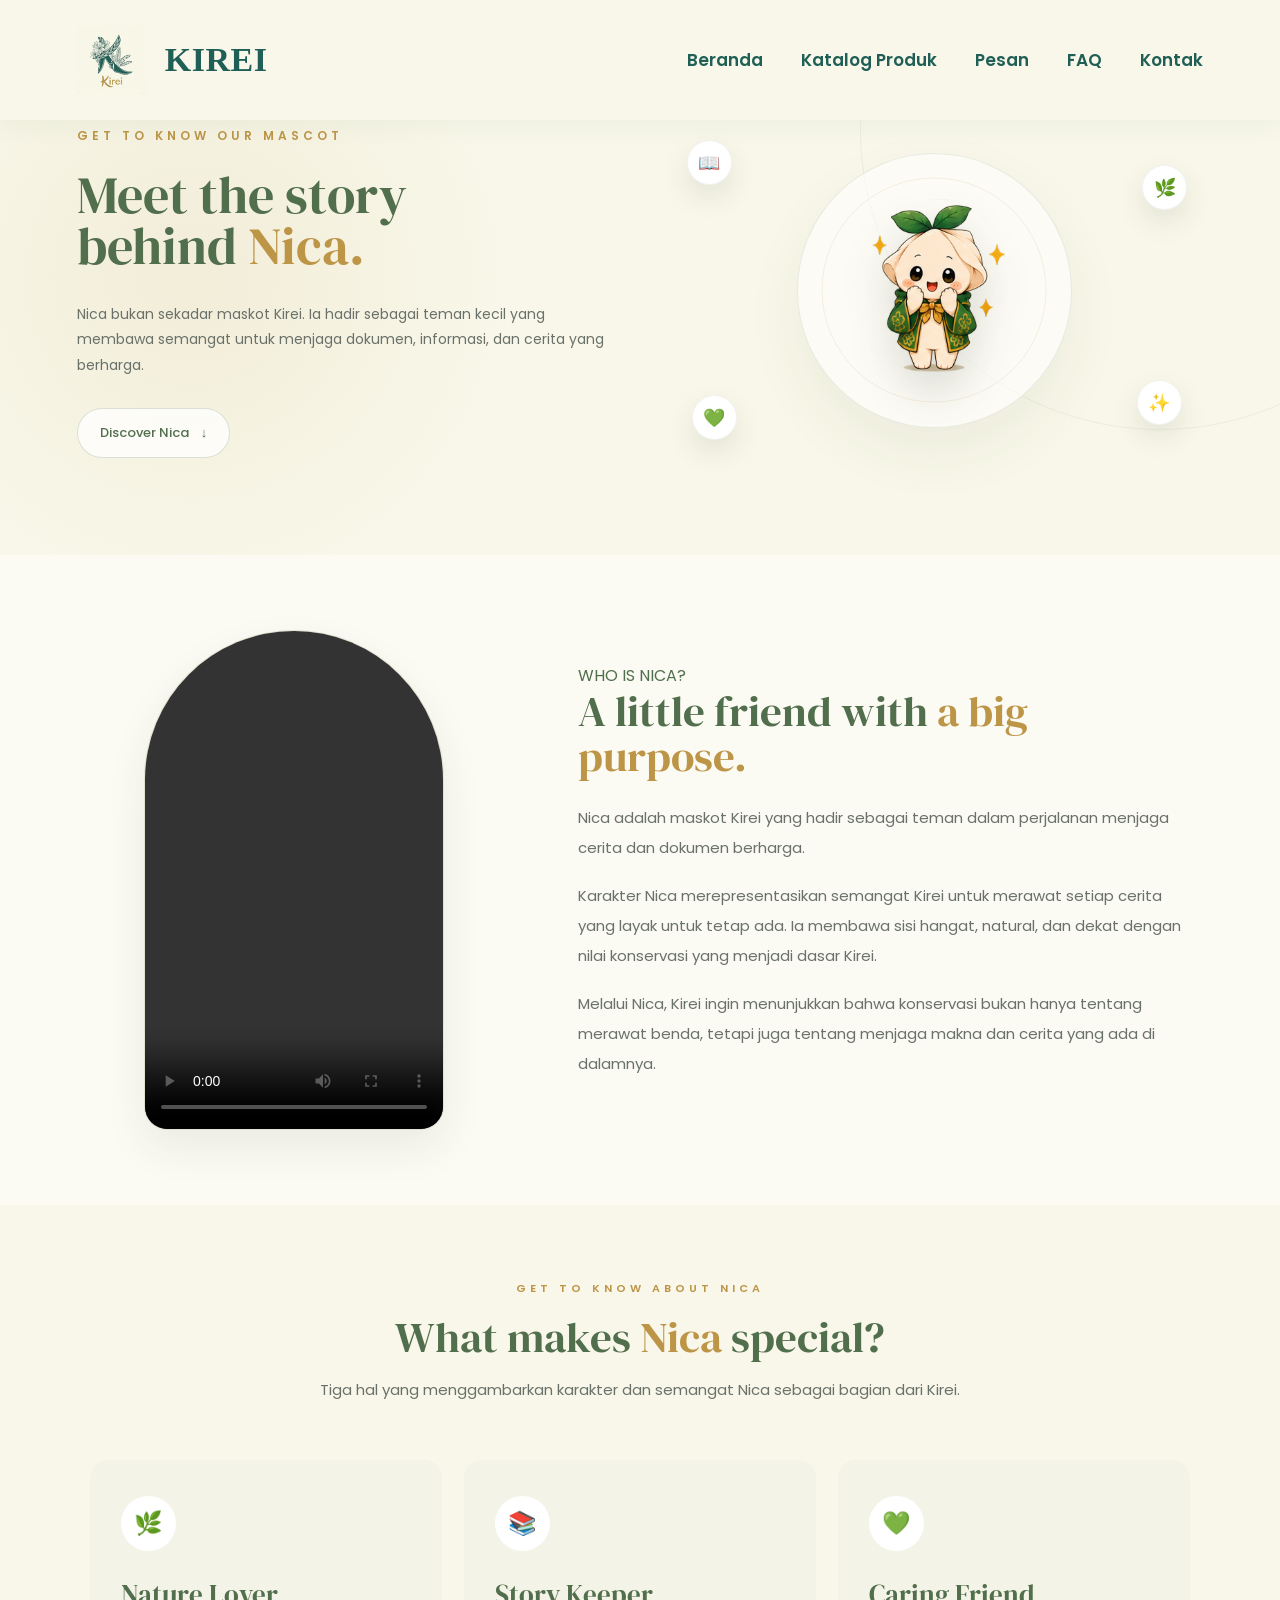
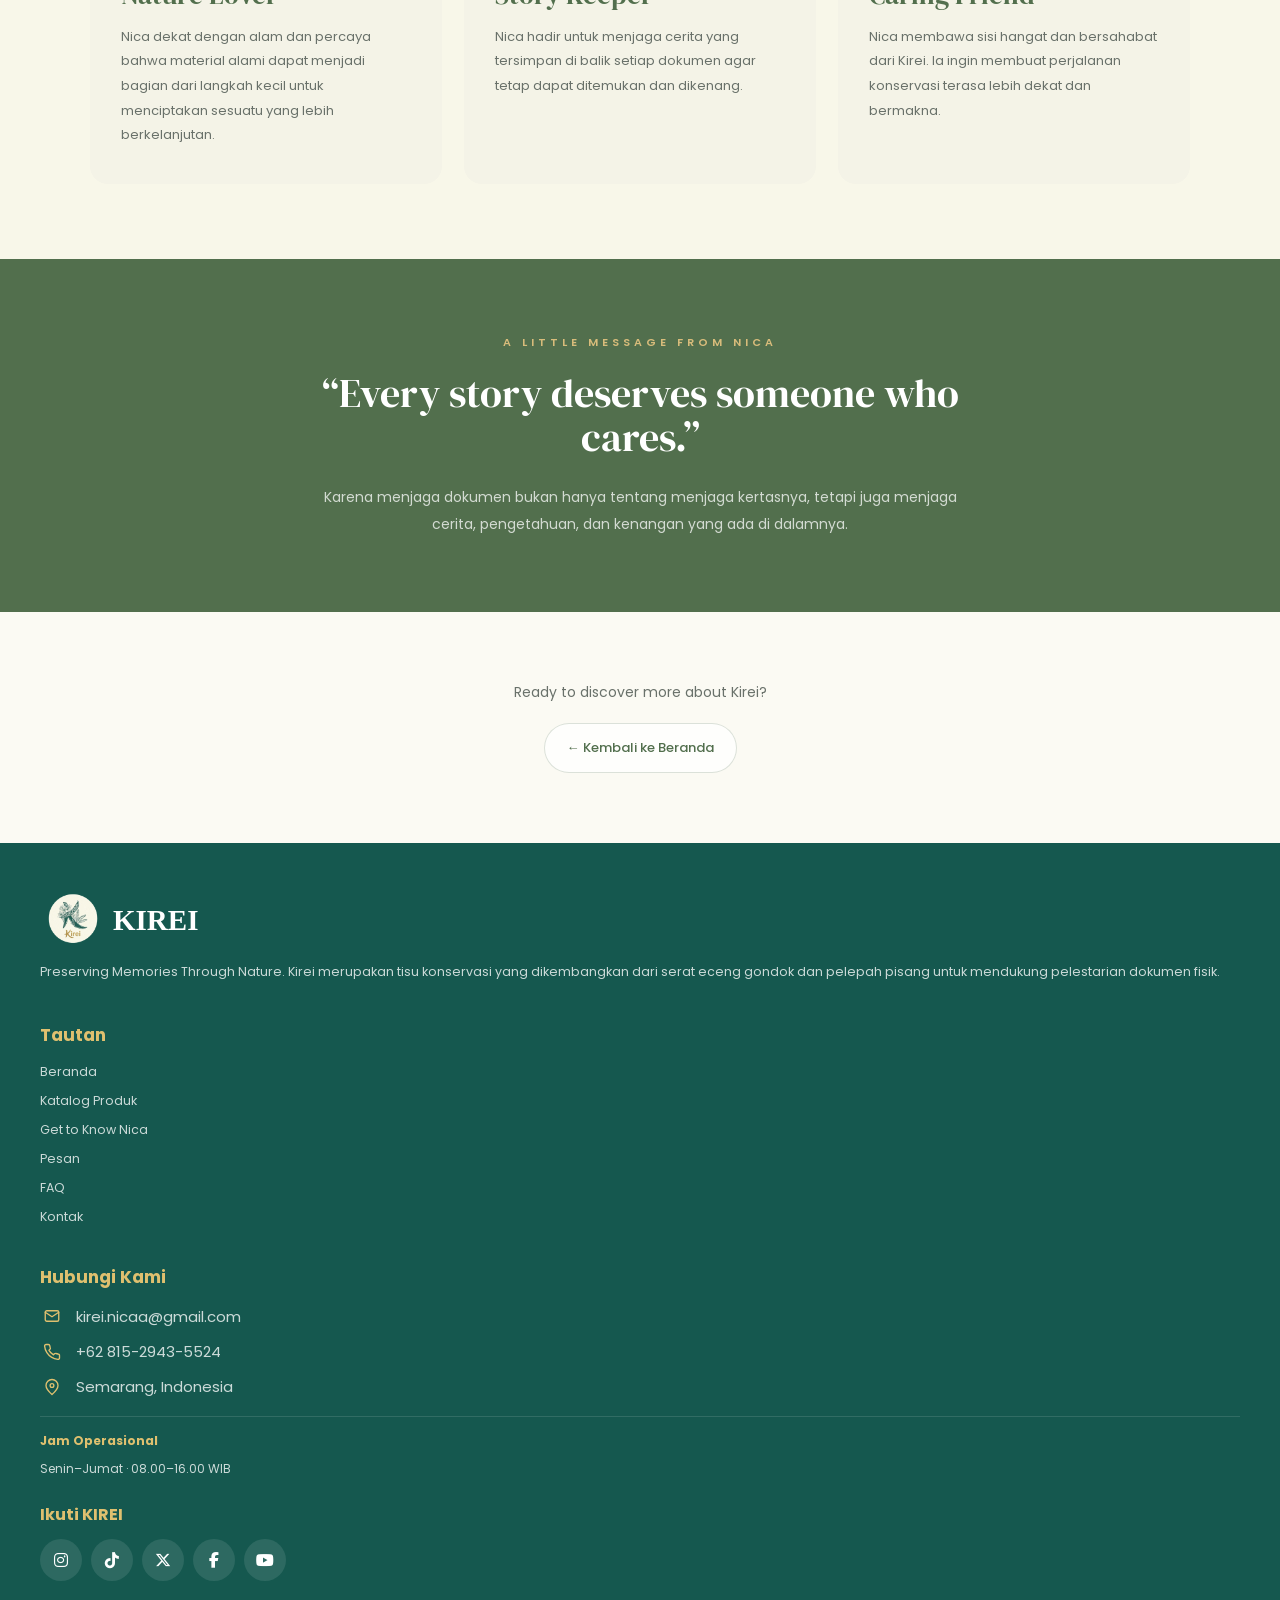
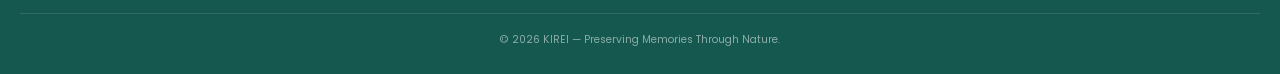
<file: nica.html>
<!DOCTYPE html>
<html lang="id">
<head>
<link
    rel="stylesheet"
    href="https://cdnjs.cloudflare.com/ajax/libs/font-awesome/6.5.2/css/all.min.css"
>
    <meta charset="UTF-8">
    <meta name="viewport" content="width=device-width, initial-scale=1.0">

    <title>Get to Know Nica | Kirei</title>

    <!-- GOOGLE FONTS -->
    <link rel="preconnect" href="https://fonts.googleapis.com">
    <link rel="preconnect" href="https://fonts.gstatic.com" crossorigin>

    <link href="https://fonts.googleapis.com/css2?family=DM+Serif+Display&family=Poppins:wght@300;400;500;600&display=swap" rel="stylesheet">

    <style>

        /* =====================================================
           GLOBAL
        ===================================================== */

        * {
            margin: 0;
            padding: 0;
            box-sizing: border-box;
        }

        html {
            scroll-behavior: smooth;
        }

        body {
            font-family: 'Poppins', sans-serif;
            background: #f8f7e9;
            color: #526f4d;
            overflow-x: hidden;
        }

        a {
            text-decoration: none;
            color: inherit;
        }


        /* =====================================================
           VARIABLES
        ===================================================== */

        :root {
            --cream: #f8f7e9;
            --cream-light: #fbfaf3;
            --green: #526f4d;
            --green-dark: #3f5b3b;
            --gold: #bd9547;
            --text: #69716a;
            --white: #ffffff;
            --line: rgba(82,111,77,.14);
        }


        /* =====================================================
           NAVBAR
        ====================================================== */

        header {

            width: 100%;

            height: 120px;

            background: rgba(248, 247, 234, 0.97);

            display: flex;

            justify-content: space-between;

            align-items: center;

            padding: 0 6%;

            position: fixed;

            top: 0;

            left: 0;

            z-index: 1000;

            box-shadow:
                0 5px 25px rgba(32, 95, 85, 0.05);

            backdrop-filter: blur(8px);

        }


        /* =====================================================
           LOGO
        ====================================================== */

        .logo-area {

            display: flex;

            align-items: center;

            gap: 18px;

        }


        .logo {

            width: 70px;

            height: 70px;

            display: flex;

            align-items: center;

            justify-content: center;

        }


        .logo img {

            width: 100%;

            height: 100%;

            object-fit: contain;

        }


        .logo-text h2 {

            font-family: 'Playfair Display', serif;
             color: #205F55;


            font-size: 34px;

            font-weight: 700;

            letter-spacing: 0.5px;

        }


        /* =====================================================
           NAVIGASI
        ====================================================== */

       nav ul {
		list-style: none;
		display: flex;
		align-items: center;
		gap: 38px;
		}


        nav ul li a {

            text-decoration: none;
			font-family: 'Poppins', sans-serif;
            color: #205F55;

            font-size: 17px;

            font-weight: 600;

            position: relative;

            padding: 10px 0;

            transition: 0.3s ease;

        }


        nav ul li a:hover {
		font-family: 'Poppins', sans-serif;
            color: var(--gold);

        }


        nav ul li a::after {
			font-family: 'Poppins', sans-serif;
            content: "";

            position: absolute;

            left: 50%;

            bottom: 0;

            width: 0;

            height: 2px;

            background: var(--gold);

            transform: translateX(-50%);

            transition: 0.3s ease;

        }


        nav ul li a:hover::after,

        nav ul li a.active::after {

            width: 100%;

        }


        nav ul li a.active {

            color: var(--gold);

        }


        /* =====================================================
           HERO
        ===================================================== */

        .hero {
    position: relative;

    min-height: 680px;
    padding: 140px 8% 80px;

            display: grid;

            grid-template-columns: 1fr 1fr;

            align-items: center;

            gap: 50px;

            overflow: hidden;

            background:
                radial-gradient(
                    circle at 15% 50%,
                    rgba(189,149,71,.10),
                    transparent 28%
                ),
                var(--cream);
        }


        /* decorative circle */

        .hero::before {
            content: "";

            position: absolute;

            width: 600px;
            height: 600px;

            border: 1px solid rgba(82,111,77,.08);

            border-radius: 50%;

            right: -180px;
            top: -170px;
        }


        /* HERO TEXT */

        .hero-content {
            position: relative;
            z-index: 5;

            max-width: 600px;
        }

        .eyebrow {
            display: inline-block;

            margin-bottom: 25px;

            color: var(--gold);

            font-size: 12px;

            font-weight: 600;

            letter-spacing: 4px;
        }

        .hero h1 {
            font-family: 'DM Serif Display', serif;

            font-size: clamp(55px, 6vw, 82px);

            line-height: .98;

            font-weight: 400;

            color: var(--green);

            margin-bottom: 30px;
        }

        .hero h1 span {
            color: var(--gold);
        }

        .hero-description {
            max-width: 530px;

            color: var(--text);

            font-size: 16px;

            line-height: 2;

            margin-bottom: 30px;
        }


        /* BUTTON */

        .button {
            display: inline-flex;

            align-items: center;

            gap: 12px;

            padding: 14px 22px;

            border: 1px solid rgba(82,111,77,.20);

            border-radius: 30px;

            background: rgba(255,255,255,.75);

            color: var(--green);

            font-size: 13px;

            font-weight: 500;

            transition: .35s ease;
        }

        .button span {
            transition: .35s ease;
        }

        .button:hover {
            background: var(--green);

            color: white;

            border-color: var(--green);

            transform: translateY(-3px);
        }

        .button:hover span {
            transform: translateX(5px);
        }


        /* =====================================================
           NICA HERO VISUAL
        ===================================================== */

        .nica-hero-visual {
            position: relative;

            height: 500px;

            display: flex;

            align-items: center;

            justify-content: center;
        }


        /* CIRCLE */

        .nica-main-circle {
            position: absolute;

            width: 390px;
            height: 390px;

            border-radius: 50%;

            background: rgba(255,255,255,.55);

            border: 1px solid rgba(82,111,77,.12);

            box-shadow:
                0 25px 60px rgba(48,62,46,.06);
        }

        .nica-main-circle::before {
            content: "";

            position: absolute;

            width: 320px;
            height: 320px;

            left: 50%;
            top: 50%;

            transform: translate(-50%, -50%);

            border-radius: 50%;

            border: 1px solid rgba(189,149,71,.13);
        }


        /* IMAGE */

        .nica-hero-image {
            position: relative;

            z-index: 3;

            width: 300px;

            display: flex;

            align-items: flex-end;

            justify-content: center;

            transition: .5s ease;
        }

        .nica-hero-image img {
            width: 245px;

            max-height: 400px;

            object-fit: contain;

            filter:
                drop-shadow(
                    0 22px 20px
                    rgba(48,62,46,.15)
                );

            transition: .5s ease;
        }

        .nica-hero-visual:hover .nica-hero-image {
            transform: translateY(-8px);
        }

        .nica-hero-visual:hover .nica-hero-image img {
            transform: scale(1.035);

            filter:
                drop-shadow(
                    0 28px 25px
                    rgba(48,62,46,.20)
                );
        }


        /* =====================================================
           FLOATING ICONS
        ===================================================== */

        .float {
            position: absolute;

            z-index: 5;

            width: 55px;
            height: 55px;

            display: flex;
            align-items: center;
            justify-content: center;

            border-radius: 50%;

            background: white;

            border: 1px solid rgba(82,111,77,.08);

            box-shadow:
                0 12px 28px rgba(48,62,46,.10);

            font-size: 22px;

            transition: .35s ease;
        }

        .float:hover {
            transform: translateY(-7px) scale(1.08);

            background: var(--green);
        }

        .float-one {
            top: 50px;
            left: 12%;
        }

        .float-two {
            top: 110px;
            right: 10%;
        }

        .float-three {
            bottom: 55px;
            left: 12%;
        }

        .float-four {
            bottom: 90px;
            right: 12%;
        }


        /* =====================================================
           ABOUT NICA
        ===================================================== */

        .about-nica {
            padding: 100px 8%;

            background: var(--cream-light);
        }

        .about-container {
            max-width: 1100px;

            margin: auto;

            display: grid;

            grid-template-columns: .8fr 1.2fr;

            gap: 80px;

            align-items: center;
        }


        .about-nica-video {
    width: 300px;
    height: 500px;

    margin: auto;

    border-radius: 160px 160px 25px 25px;

    overflow: hidden;

    background: #f1efdf;

    border: 1px solid rgba(82,111,77,.10);

    box-shadow:
        0 18px 40px rgba(48,62,46,.08);

    transition: .4s ease;
}

.about-nica-video video {
    width: 100%;
    height: 100%;

    object-fit: cover;

    display: block;
}

.about-nica-video:hover {
    transform: translateY(-6px);

    box-shadow:
        0 25px 45px rgba(82,111,77,.13);
}
        }


        /* TEXT */

        .about-text .label {
            color: var(--gold);

            font-size: 11px;

            font-weight: 600;

            letter-spacing: 4px;

            margin-bottom: 20px;
        }

        .about-text h2 {
            font-family: 'DM Serif Display', serif;

            font-size: 52px;

            line-height: 1.05;

            font-weight: 400;

            color: var(--green);

            margin-bottom: 25px;
        }

        .about-text h2 span {
            color: var(--gold);
        }

        .about-text p {
            color: var(--text);

            font-size: 15px;

            line-height: 2;

            margin-bottom: 18px;
        }


        /* =====================================================
           NICA PERSONALITY
        ===================================================== */

        .personality {
            padding: 100px 8%;

            background: var(--cream);
        }

        .section-heading {
            max-width: 700px;

            margin: 0 auto 55px;

            text-align: center;
        }

        .section-heading .label {
            color: var(--gold);

            font-size: 11px;

            font-weight: 600;

            letter-spacing: 4px;

            margin-bottom: 18px;
        }

        .section-heading h2 {
            font-family: 'DM Serif Display', serif;

            font-size: 55px;

            line-height: 1;

            font-weight: 400;

            color: var(--green);

            margin-bottom: 18px;
        }

        .section-heading h2 span {
            color: var(--gold);
        }

        .section-heading p {
            color: var(--text);

            font-size: 15px;

            line-height: 1.9;
        }


        /* CARDS */

        .personality-grid {
            max-width: 1100px;

            margin: auto;

            display: grid;

            grid-template-columns: repeat(3, 1fr);

            gap: 22px;
        }

        .personality-card {
            padding: 35px 30px;

            background: #f4f3e7;

            border: 1px solid transparent;

            border-radius: 18px;

            transition: .35s ease;
        }

        .personality-card:hover {
            background: var(--green);

            border-color: var(--green);

            transform: translateY(-8px);

            box-shadow:
                0 18px 35px rgba(82,111,77,.16);
        }

        .personality-icon {
            width: 55px;
            height: 55px;

            display: flex;
            align-items: center;
            justify-content: center;

            border-radius: 50%;

            background: white;

            font-size: 23px;

            margin-bottom: 25px;
        }

        .personality-card h3 {
            font-family: 'DM Serif Display', serif;

            font-size: 27px;

            font-weight: 400;

            color: var(--green);

            margin-bottom: 12px;
        }

        .personality-card p {
            color: var(--text);

            font-size: 13px;

            line-height: 1.9;
        }

        .personality-card:hover h3,
        .personality-card:hover p {
            color: white;
        }


        /* =====================================================
           FUN FACT
        ===================================================== */

        .fun-fact {
            padding: 90px 8%;

            background: var(--green);

            color: white;

            text-align: center;
        }

        .fun-fact .label {
            color: #d8bc7b;

            font-size: 11px;

            font-weight: 600;

            letter-spacing: 4px;

            margin-bottom: 20px;
        }

        .fun-fact h2 {
            max-width: 750px;

            margin: auto;

            font-family: 'DM Serif Display', serif;

            font-size: 50px;

            line-height: 1.1;

            font-weight: 400;
        }

        .fun-fact p {
            max-width: 650px;

            margin: 25px auto 0;

            color: rgba(255,255,255,.75);

            font-size: 14px;

            line-height: 1.9;
        }


        /* =====================================================
           BACK TO HOME
        ===================================================== */

        .back-home {
            padding: 70px 8%;

            background: var(--cream-light);

            text-align: center;
        }

        .back-home p {
            color: var(--text);

            font-size: 14px;

            margin-bottom: 20px;
        }


         /* =====================================================
           FOOTER
        ===================================================== */

        footer {
            background: var(--green-dark);

            color: white;

            padding: 70px 8% 30px;
        }

        .footer-container {
            max-width: 1200px;

            margin: auto;

            display: grid;

            grid-template-columns: 1.5fr 1fr 1fr;

            gap: 60px;
        }


       /* ===== EXTRA INTERACTION ===== */
        .primary-btn, .secondary-btn { position: relative; overflow: hidden; transition: transform .3s ease, box-shadow .3s ease, background .3s ease; }
        .primary-btn:hover { transform: translateY(-4px) scale(1.02); box-shadow: 0 15px 30px rgba(54,84,61,.25); }
        .secondary-btn:hover { transform: translateY(-4px) scale(1.02); box-shadow: 0 12px 24px rgba(54,84,61,.12); }
        .primary-btn span:last-child, .secondary-btn span:last-child { transition: transform .3s ease; display:inline-block; }
        .primary-btn:hover span:last-child { transform: translateY(4px); }
        .secondary-btn:hover span:last-child { transform: translateX(5px); }

        .material-card { position:relative; cursor:pointer; overflow:hidden; transition:transform .3s ease, box-shadow .3s ease, border-color .3s ease; }
        .material-card:hover { transform:translateY(-8px); box-shadow:0 18px 38px rgba(54,84,61,.14); border-color:rgba(185,154,85,.45); }
        .material-card .material-icon { transition:.35s ease; }
        .material-card:hover .material-icon { background:var(--green); color:white; transform:rotate(-8deg) scale(1.08); }
        .feature { position:relative; cursor:pointer; transition:transform .3s ease, box-shadow .3s ease, background .3s ease; }
        .feature:hover { transform:translateY(-7px); background:#fff; box-shadow:0 14px 28px rgba(54,84,61,.12); }

        /* ===== FOOTER ===== */
		.site-footer {
    background: #15584f;
    color: rgba(255,255,255,.78);
    padding: 58px 7% 28px;
    text-align: left;
}

.site-footer a {
    text-decoration: none;
}
    
        .footer-grid { max-width:1200px; margin:0 auto; display:grid; grid-template-columns:1.45fr .8fr 1fr; gap:70px; }
		
        .footer-brand {
    display: flex;
    align-items: center;
    gap: 16px;
    margin-bottom: 8px;
}

.footer-description {
    max-width: 560px;
    font-size: 15px;
    line-height: 1.85;
    text-align: justify;
}
		
        .footer-logo {
    width: 100px;
    height: 100px;

    display: flex;
    align-items: center;
    justify-content: center;
    overflow: visible;
}

.footer-logo img {
    width: 120px;
    height: 120px;
    object-fit: contain;
}

      .footer-brand-name {
    color: white;
    font-family: 'Playfair Display', serif;
    font-size: 36px;
    font-weight: 700;
}

        .footer-description { max-width:520px; font-size:15px; line-height:1.85; }
        .footer-heading { color:#dfc06f; font-size:22px; font-weight:700; margin-bottom:22px; }
		
        .footer-links { display:flex; flex-direction:column; gap:16px; }
        .footer-links a { width:max-content; color:rgba(255,255,255,.78); font-size:15px; transition:.25s ease; }
        .footer-links a:hover { color:white; transform:translateX(6px); }
		.contact-item a {
    color: rgba(255,255,255,.78);
    transition: .25s ease;
}

.contact-item a:hover {
    color: white;
    transform: translateX(6px);
}
		
        .contact-list {
    display: flex;
    flex-direction: column;
    gap: 15px;
}

.site-footer .contact-item {
    display: flex;
    align-items: center;
    gap: 13px;
    font-size: 15px;
    line-height: 1.55;
}

.site-footer .contact-icon {
    width: 23px;
    height: 23px;
    min-width: 23px;
    flex: 0 0 23px;

    border-radius: 0;
    background: transparent;

    color: #dfc06f;

    display: flex;
    align-items: center;
    justify-content: center;

    padding-top: 0;
    font-size: 16px;
}

.site-footer .contact-icon svg {
    width: 18px;
    height: 18px;
    display: block;
}

.site-footer .contact-item a {
    color: rgba(255,255,255,.78);
    text-decoration: none;
    transition: .25s ease;
}

.site-footer .contact-item a:hover {
    color: white;
    transform: translateX(6px);
}

        .contact-icon svg {
            display:block;
        }
        .hours { margin-top:20px; padding-top:18px; border-top:1px solid rgba(255,255,255,.12); }
        .hours strong { display:block; color:#dfc06f; font-size:14px; margin-bottom:5px; }
        .hours span { font-size:14px; }
		
		
		/* =========================
   IKUTI KIREI
========================= */

.social-title {
    margin-top: 28px;
    margin-bottom: 16px;

    color: #dfc06f;
    font-size: 18px;
    font-weight: 700;
}


/* =========================
   SOCIAL MEDIA
========================= */

.social-links {
    display: flex;
    align-items: center;
    gap: 16px;
    margin-top: 0;
}

.social-links a {
    width: 54px;
    height: 54px;
    flex: 0 0 54px;

    border-radius: 50%;

    display: flex;
    align-items: center;
    justify-content: center;

    color: white;
    background: rgba(255,255,255,0.10);

    font-size: 22px;
    font-weight: 700;

    text-decoration: none;

    transition:
        background 0.3s ease,
        color 0.3s ease,
        transform 0.3s ease,
        box-shadow 0.3s ease;
}

.social-links a:hover {
    background: #dfc06f;
    color: #15584f;

    transform: translateY(-5px);

    box-shadow: 0 8px 18px rgba(0,0,0,0.15);
}


/* =========================
   FOOTER BOTTOM
========================= */

.footer-bottom {
    width: 100%;
    margin-top: 48px;
    padding-top: 28px;

    border-top: 1px solid rgba(255,255,255,.12);

    text-align: center;

    color: rgba(255,255,255,.50);
    font-size: 13px;
}


        /* =====================================================
           ANIMATION
        ===================================================== */

        @keyframes floatNica {

            0%, 100% {
                transform: translateY(0);
            }

            50% {
                transform: translateY(-8px);
            }

        }

        .float {
            animation: floatNica 4s ease-in-out infinite;
        }

        .float-two {
            animation-delay: .7s;
        }

        .float-three {
            animation-delay: 1.2s;
        }

        .float-four {
            animation-delay: 1.8s;
        }


        /* =====================================================
           RESPONSIVE TABLET
        ===================================================== */

        @media (max-width: 900px) {

            .nav-links {
                gap: 18px;
            }

            .hero {
                grid-template-columns: 1fr;

                text-align: center;

                padding: 70px 7%;
            }

            .hero-content {
                margin: auto;
            }

            .hero-description {
                margin-left: auto;
                margin-right: auto;
            }

            .nica-hero-visual {
                height: 450px;
            }

            .about-container {
                grid-template-columns: 1fr;

                text-align: center;

                gap: 20px;
            }

            .about-number {
                font-size: 90px;
            }

            .personality-grid {
                grid-template-columns: 1fr;
            }

        }
 /* =====================================================
           MOBILE
        ====================================================== */

      @media (max-width: 650px) {

    header {
        height: 120px;
        padding: 15px 5%;
        display: flex;
        flex-direction: row;
        align-items: center;
        gap: 15px;
        overflow: hidden;
    }

    .logo-area {
        flex-shrink: 0;
        gap: 8px;
    }

    .logo {
        width: 40px;
        height: 40px;
        flex-shrink: 0;
    }

    .logo-text h2 {
        font-size: 22px;
        white-space: nowrap;
    }

    nav {
        flex: 1;
        min-width: 0;
        overflow-x: auto;
        overflow-y: hidden;
        scrollbar-width: none;
    }

    nav::-webkit-scrollbar {
        display: none;
    }

    nav ul {
        display: flex;
        align-items: center;
        justify-content: flex-start;
        gap: 18px;
        flex-wrap: nowrap;
        width: max-content;
        white-space: nowrap;
    }

    nav ul li {
        flex-shrink: 0;
    }

    nav ul li a {
        font-size: 10px;
        white-space: nowrap;
        padding: 6px 0;
    }
}

			/* =====================================================
   GLOBAL RESPONSIVE FIX
   HEADER + FOOTER
===================================================== */

*,
*::before,
*::after {
    box-sizing: border-box;
}

html {
    width: 100%;
    overflow-x: hidden;
}

body {

    width: 100%;
    max-width: 100%;
    margin: 0;
    overflow-x: hidden;
}


        /* =====================================================
           RESPONSIVE MOBILE
        ===================================================== */

       /* =====================================================
   HEADER — MOBILE
===================================================== */

@media (max-width: 620px) {

    .navbar {
        width: 100%;
        min-height: 50px;
        height: auto;

        padding: 10px 5%;

        display: flex;
        align-items: center;
        justify-content: space-between;

        gap: 10px;
    }

    .brand {
        flex-shrink: 0;
        font-size: 15px;
    }

    .brand-logo {
        width: 30px;
        height: 30px;
        flex-shrink: 0;
    }

    .nav-links {
        flex: 1;
        min-width: 0;

        display: flex;
        align-items: center;
        justify-content: flex-end;

        gap: 10px;

        flex-wrap: nowrap;

        overflow-x: auto;
        overflow-y: hidden;

        scrollbar-width: none;

        font-size: 10px;
    }

    .nav-links::-webkit-scrollbar {
        display: none;
    }

    .nav-links a {
        flex-shrink: 0;
        white-space: nowrap;
    }
}

      .hero {
    min-height: auto;
    padding: 100px 6% 75px;
}
            .hero h1 {
                font-size: 52px;
            }

            .hero-description {
                font-size: 14px;

                line-height: 1.8;
            }


            .nica-hero-visual {
                height: 380px;
            }

            .nica-main-circle {
                width: 275px;
                height: 275px;
            }

            .nica-main-circle::before {
                width: 225px;
                height: 225px;
            }

            .nica-hero-image img {
                width: 195px;
            }


            .float {
                width: 45px;
                height: 45px;

                font-size: 18px;
            }

            .float-one {
                left: 4%;
                top: 40px;
            }

            .float-two {
                right: 3%;
                top: 65px;
            }

            .float-three {
                left: 5%;
                bottom: 40px;
            }

            .float-four {
                right: 4%;
                bottom: 55px;
            }


            .about-nica,
            .personality {
                padding: 75px 6%;
            }

            .about-number {
                font-size: 75px;
            }

            .about-text h2 {
                font-size: 43px;
            }

            .section-heading h2 {
                font-size: 43px;
            }

            .fun-fact {
                padding: 75px 6%;
            }

            .fun-fact h2 {
                font-size: 40px;
            }

			/* ================= FOOTER ================= */

.site-footer {
    padding: 50px 24px 25px;
}

.footer-grid {
    display: grid;

    grid-template-columns: 1fr;

    gap: 38px;
}

.footer-brand {
    gap: 10px;

    margin-bottom: 8px;
}

.footer-logo {
    width: 70px;
    height: 70px;
}

.footer-logo img {
    width: 82px;
    height: 82px;
}

.footer-brand-name {
    font-size: 30px;
}

.footer-description {
    max-width: 100%;

    font-size: 13px;
    line-height: 1.8;

    text-align: left;
}

.footer-heading {
    font-size: 18px;
    margin-bottom: 16px;
}

.footer-links {
    gap: 12px;
}

.footer-links a {
    font-size: 13px;
}

.contact-list {
    gap: 13px;
}

.contact-item {
    font-size: 13px;
    gap: 10px;
}

.hours {
    margin-top: 17px;
    padding-top: 15px;
}

.hours strong {
    font-size: 12px;
}

.hours span {
    font-size: 12px;
}


/* ================= SOCIAL MEDIA ================= */

.social-title {
    margin-top: 24px;
    margin-bottom: 13px;

    font-size: 16px;
}

.social-links {
    gap: 10px;
}

.social-links a {
    width: 43px;
    height: 43px;
    flex: 0 0 43px;

    font-size: 17px;
}


/* ================= FOOTER BOTTOM ================= */

.footer-bottom {
    margin-top: 35px;
    padding-top: 20px;

    font-size: 11px;
    line-height: 1.6;
}

}

/* =====================================================
   FINAL RESPONSIVE FIX — CONTACT PAGE
===================================================== */

/* ---------- HEADER ---------- */

header {
    width: 100%;
    max-width: 100%;
    overflow: hidden;
}

.logo-area {
    min-width: 0;
    flex-shrink: 0;
}

.logo-text {
    min-width: 0;
}

nav {
    min-width: 0;
}

nav ul {
    min-width: 0;
}

nav ul li {
    flex-shrink: 0;
}

/* ================= FOOTER ================= */

.site-footer {
    width: 100%;

    padding: 45px 20px 25px;
}

.footer-grid {
    width: 100%;

    display: grid;

    grid-template-columns: 1fr;

    gap: 38px;
}

.footer-brand {
    gap: 8px;
}

.footer-logo {
    width: 65px;
    height: 65px;
}

.footer-logo img {
    width: 78px;
    height: 78px;
}

.footer-brand-name {
    font-size: 29px;
}

.footer-description {
    width: 100%;
    max-width: 100%;

    font-size: 12.5px;

    line-height: 1.8;

    text-align: left;
}

.footer-heading {
    font-size: 17px;

    margin-bottom: 15px;
}

.footer-links {
    gap: 11px;
}

.footer-links a {
    font-size: 12.5px;
}

.contact-list {
    gap: 12px;
}

.contact-item {
    font-size: 12.5px;
}

.hours {
    margin-top: 18px;
    padding-top: 15px;
}

.hours strong {
    font-size: 12px;
}

.hours span {
    font-size: 12px;
}

.social-title {
    margin-top: 22px;
    margin-bottom: 12px;

    font-size: 16px;
}

.social-links {
    gap: 9px;
}

.social-links a {
    width: 42px;
    height: 42px;
    flex: 0 0 42px;

    font-size: 16px;
}

.footer-bottom {
    margin-top: 32px;

    padding-top: 18px;

    font-size: 10.5px;

    line-height: 1.6;
}

}

        }

		@media (max-width: 620px) {

			header {
    background: red !important;
}

    header {
        height: 60px !important;
        padding: 5px 5% !important;
    }

    .logo-area {
        gap: 5px !important;
    }

    .logo {
        width: 25px !important;
        height: 25px !important;
    }

    .logo-text h2 {
        font-size: 16px !important;
    }

    nav ul {
        gap: 8px !important;
        flex-wrap: nowrap !important;
        justify-content: flex-start !important;
    }

    nav ul li a {
        font-size: 8px !important;
        padding: 0 !important;
    }

}


    </style>

</head>


<body>


    <!-- =========================
         HEADER
    ========================== -->

    <header>

        <div class="logo-area">

            <div class="logo">

                <img
                    src="logo.jpeg"
                    alt="Logo KIREI"
                >

            </div>


            <div class="logo-text">

                <h2>KIREI</h2>

            </div>

        </div>

  <nav>

        <ul>

            <li>
                <a href="index.html">
                    Beranda
                </a>
            </li>

            <li>
                <a href="products.html">
                    Katalog Produk
                </a>
            </li>

            <li>
                <a href="Order Kirei.html">
                    Pesan
                </a>
            </li>
			
			  <li>
            <a href="FAQ Kirei.html">
                FAQ
            </a>
        </li>


            <li>
                <a href="Contact Us Kirei.html">
                    Kontak
                </a>
            </li>

        </ul>

    </nav>

    </header>



    <!-- =====================================================
         HERO
    ====================================================== -->

    <section class="hero">

        <div class="hero-content">

            <div class="eyebrow">
                GET TO KNOW OUR MASCOT
            </div>

            <h1>
                Meet the story<br>
                behind <span>Nica.</span>
            </h1>

            <p class="hero-description">
                Nica bukan sekadar maskot Kirei.
                Ia hadir sebagai teman kecil yang membawa
                semangat untuk menjaga dokumen, informasi,
                dan cerita yang berharga.
            </p>

            <a href="#about" class="button">
                Discover Nica
                <span>↓</span>
            </a>

        </div>


        <!-- NICA VISUAL -->

        <div class="nica-hero-visual">

            <div class="nica-main-circle"></div>

            <div class="nica-hero-image">

                <img
                    src="nica bintang.png"
                    alt="Nica - Kirei Mascot"
                >

            </div>


            <div class="float float-one">
                📖
            </div>

            <div class="float float-two">
                🌿
            </div>

            <div class="float float-three">
                💚
            </div>

            <div class="float float-four">
                ✨
            </div>

        </div>

    </section>



    <!-- =====================================================
         ABOUT NICA
    ====================================================== -->

    <section class="about-nica" id="about">

        <div class="about-container">
			<div class="about-nica-video">
			<video loop playsinline controls>
			<source src="video nica.mp4" type="video/mp4">
			Browser kamu tidak mendukung video.
			</video>
			</div>

            <div class="about-text">

                <div class="label">
                    WHO IS NICA?
                </div>

                <h2>
                    A little friend with
                    <span>a big purpose.</span>
                </h2>

                <p>
                    Nica adalah maskot Kirei yang hadir sebagai
                    teman dalam perjalanan menjaga cerita dan
                    dokumen berharga.
                </p>

                <p>
                    Karakter Nica merepresentasikan semangat Kirei
                    untuk merawat setiap cerita yang layak untuk
                    tetap ada. Ia membawa sisi hangat, natural,
                    dan dekat dengan nilai konservasi yang menjadi
                    dasar Kirei.
                </p>

                <p>
                    Melalui Nica, Kirei ingin menunjukkan bahwa
                    konservasi bukan hanya tentang merawat benda,
                    tetapi juga tentang menjaga makna dan cerita
                    yang ada di dalamnya.
                </p>

            </div>

        </div>

    </section>



    <!-- =====================================================
         PERSONALITY
    ====================================================== -->

    <section class="personality">

        <div class="section-heading">

            <div class="label">
                GET TO KNOW ABOUT NICA
            </div>

            <h2>
                What makes <span>Nica</span> special?
            </h2>

            <p>
                Tiga hal yang menggambarkan karakter dan
                semangat Nica sebagai bagian dari Kirei.
            </p>

        </div>


        <div class="personality-grid">


            <!-- CARD 1 -->

            <div class="personality-card">

                <div class="personality-icon">
                    🌿
                </div>

                <h3>
                    Nature Lover
                </h3>

                <p>
                    Nica dekat dengan alam dan percaya bahwa
                    material alami dapat menjadi bagian dari
                    langkah kecil untuk menciptakan sesuatu
                    yang lebih berkelanjutan.
                </p>

            </div>


            <!-- CARD 2 -->

            <div class="personality-card">

                <div class="personality-icon">
                    📚
                </div>

                <h3>
                    Story Keeper
                </h3>

                <p>
                    Nica hadir untuk menjaga cerita yang tersimpan
                    di balik setiap dokumen agar tetap dapat
                    ditemukan dan dikenang.
                </p>

            </div>


            <!-- CARD 3 -->

            <div class="personality-card">

                <div class="personality-icon">
                    💚
                </div>

                <h3>
                    Caring Friend
                </h3>

                <p>
                    Nica membawa sisi hangat dan bersahabat
                    dari Kirei. Ia ingin membuat perjalanan
                    konservasi terasa lebih dekat dan bermakna.
                </p>

            </div>

        </div>

    </section>



    <!-- =====================================================
         FUN FACT
    ====================================================== -->

    <section class="fun-fact">

        <div class="label">
            A LITTLE MESSAGE FROM NICA
        </div>

        <h2>
            “Every story deserves
            someone who cares.”
        </h2>

        <p>
            Karena menjaga dokumen bukan hanya tentang menjaga
            kertasnya, tetapi juga menjaga cerita, pengetahuan,
            dan kenangan yang ada di dalamnya.
        </p>

    </section>



    <!-- =====================================================
         BACK TO HOME
    ====================================================== -->

    <section class="back-home">

        <p>
            Ready to discover more about Kirei?
        </p>

        <a href="index.html" class="button">
            ← Kembali ke Beranda
        </a>

    </section>



   <!-- =========================
         FOOTER
    ========================= -->

    <footer class="site-footer" id="contact">

        <div class="footer-grid">

            <div>
                <div class="footer-brand">
                    <div class="footer-logo">
                        <img src="logo bulat.png" alt="KIREI Logo">
                    </div>
                    <div class="footer-brand-name">KIREI</div>
                </div>

                <p class="footer-description">
                    Preserving Memories Through Nature. Kirei merupakan
                    tisu konservasi yang dikembangkan dari serat eceng
                    gondok dan pelepah pisang untuk mendukung
                    pelestarian dokumen fisik.
                </p>
            </div>

            <div>
			<div class="footer-heading">Tautan</div>

			<div class="footer-links">
			<a href="index.html">Beranda</a>
			<a href="products.html">Katalog Produk</a>
			<a href="nica.html">Get to Know Nica</a>
			<a href="Order Kirei.html#order">Pesan</a>
			<a href="FAQ Kirei.html">FAQ</a>
			<a href="Contact Us Kirei.html">Kontak</a>
			</div>
	</div>

            <div>
                <div class="footer-heading">Hubungi Kami</div>
                <div class="contact-list">
				
                    <div class="contact-item">
    <span class="contact-icon" aria-hidden="true">
        <svg viewBox="0 0 24 24"
             width="18"
             height="18"
             fill="none"
             stroke="currentColor"
             stroke-width="1.8"
             stroke-linecap="round"
             stroke-linejoin="round">
            <rect x="3" y="5" width="18" height="14" rx="2"></rect>
            <path d="M3 7l9 6 9-6"></path>
        </svg>
    </span>

    <a href="mailto:kirei.nicaa@gmail.com">
        kirei.nicaa@gmail.com
    </a>
</div>
                    <div class="contact-item">
                        <span class="contact-icon" aria-hidden="true">
                            <svg viewBox="0 0 24 24" width="18" height="18" fill="none" stroke="currentColor" stroke-width="1.8" stroke-linecap="round" stroke-linejoin="round">
                                <path d="M22 16.92v3a2 2 0 0 1-2.18 2 19.8 19.8 0 0 1-8.63-3.07 19.5 19.5 0 0 1-6-6A19.8 19.8 0 0 1 2.12 4.18 2 2 0 0 1 4.11 2h3a2 2 0 0 1 2 1.72c.12.9.33 1.78.62 2.63a2 2 0 0 1-.45 2.11L8 9.73a16 16 0 0 0 6 6l1.27-1.27a2 2 0 0 1 2.11-.45c.85.29 1.73.5 2.63.62A2 2 0 0 1 22 16.92z"/>
                            </svg>
                        </span>
                        <a href="https://wa.me/6281529435524"
   target="_blank"
   rel="noopener noreferrer">
    +62 815-2943-5524
</a>
                    </div>

                    <div class="contact-item">
                        <span class="contact-icon" aria-hidden="true">
                            <svg viewBox="0 0 24 24" width="18" height="18" fill="none" stroke="currentColor" stroke-width="1.8" stroke-linecap="round" stroke-linejoin="round">
                                <path d="M20 10c0 5-8 12-8 12S4 15 4 10a8 8 0 1 1 16 0Z"/>
                                <circle cx="12" cy="10" r="2.5"/>
                            </svg>
                        </span>
                        <span>Semarang, Indonesia</span>
                    </div>
                </div>

                <div class="hours">
    <strong>Jam Operasional</strong>
    <span>Senin–Jumat · 08.00–16.00 WIB</span>
</div>

<div class="social-title">
    Ikuti KIREI
</div>

<div class="social-links">

    <a href="https://www.instagram.com/kirei.nica"
       target="_blank"
       aria-label="Instagram">
        <i class="fa-brands fa-instagram"></i>
    </a>

    <a href="https://www.tiktok.com/@kirei.nica"
       target="_blank"
       aria-label="TikTok">
        <i class="fa-brands fa-tiktok"></i>
    </a>

    <a href="https://x.com/KireiNica"
       target="_blank"
       aria-label="X">
        <i class="fa-brands fa-x-twitter"></i>
    </a>

    <a href="https://www.facebook.com/61590444545032/"
       target="_blank"
       aria-label="Facebook">
        <i class="fa-brands fa-facebook-f"></i>
    </a>

    <a href="https://www.youtube.com/@Kireinica"
       target="_blank"
       aria-label="YouTube">
        <i class="fa-brands fa-youtube"></i>
    </a>

</div>

    </div> <!-- kolom Hubungi Kami -->

</div> <!-- footer-grid -->

<div class="footer-bottom">
    © 2026 KIREI — Preserving Memories Through Nature.
</div>

</footer>



</body>
</html>
</file>
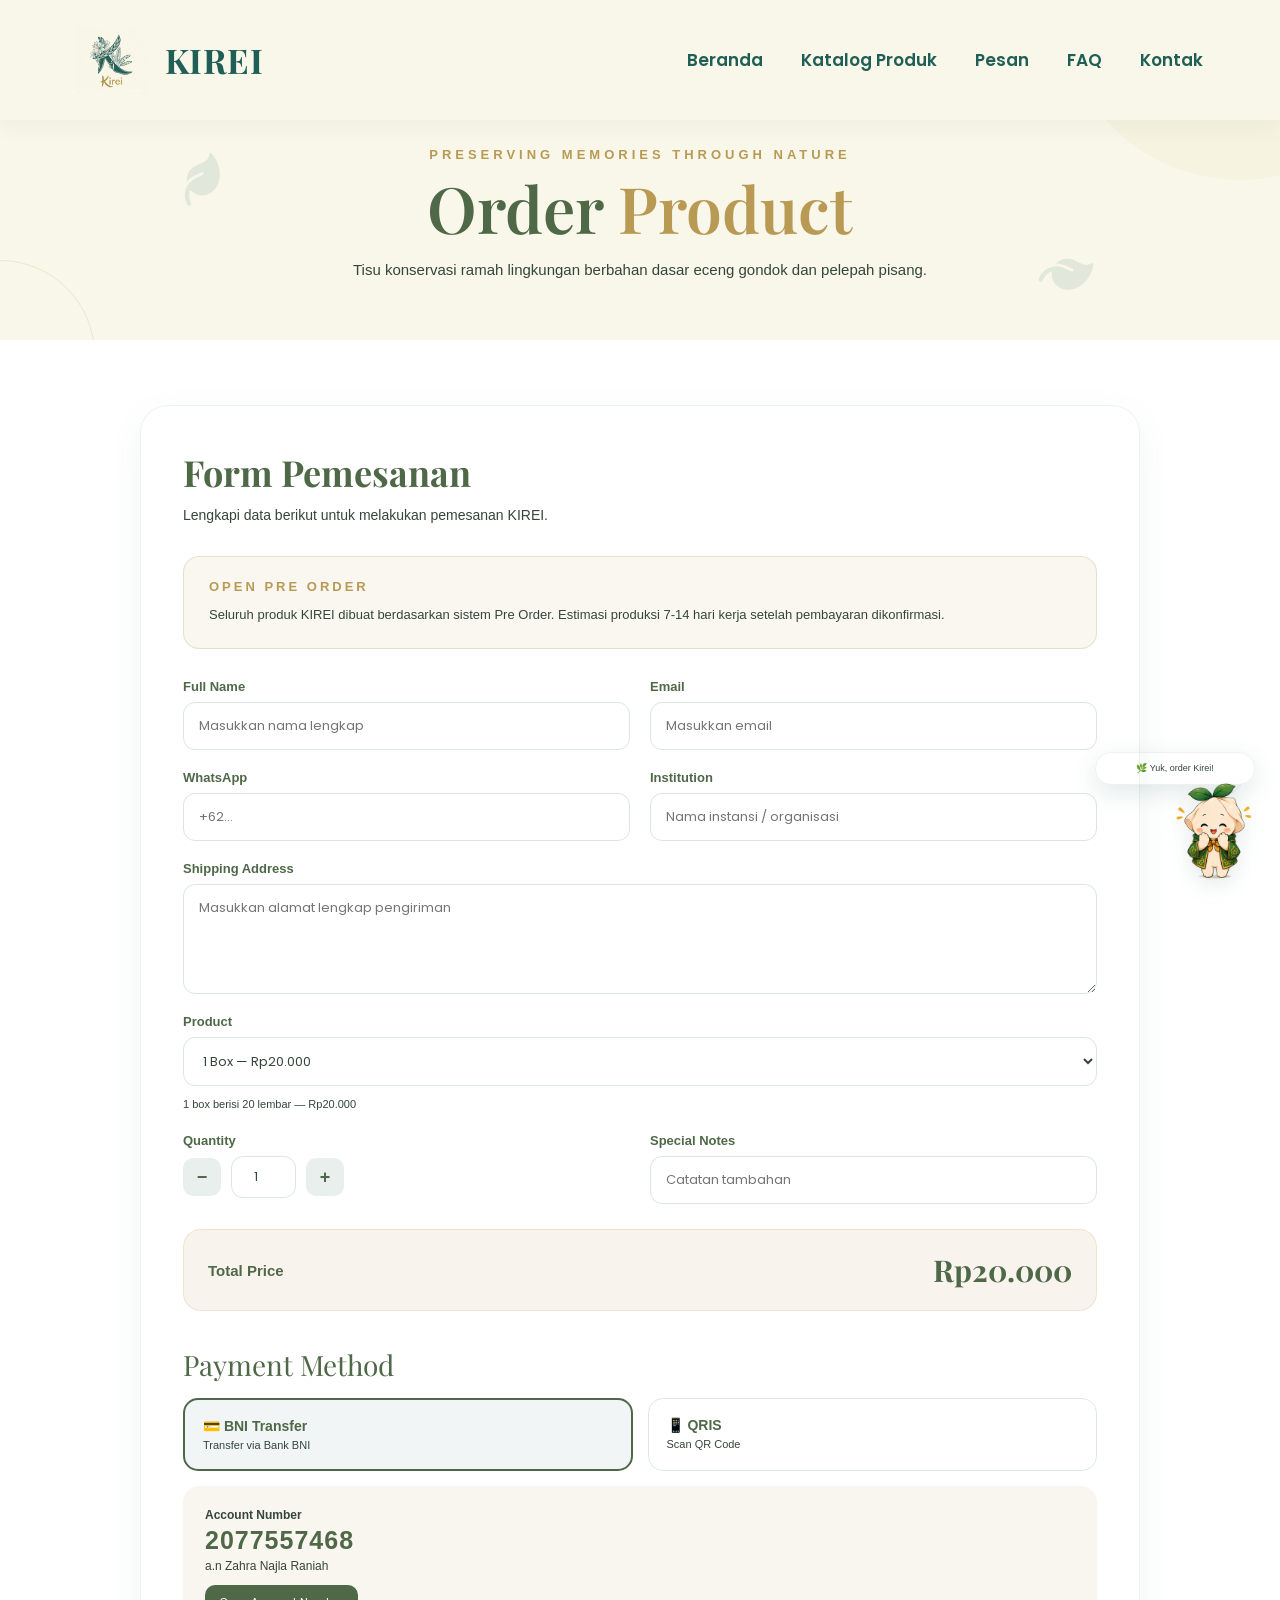
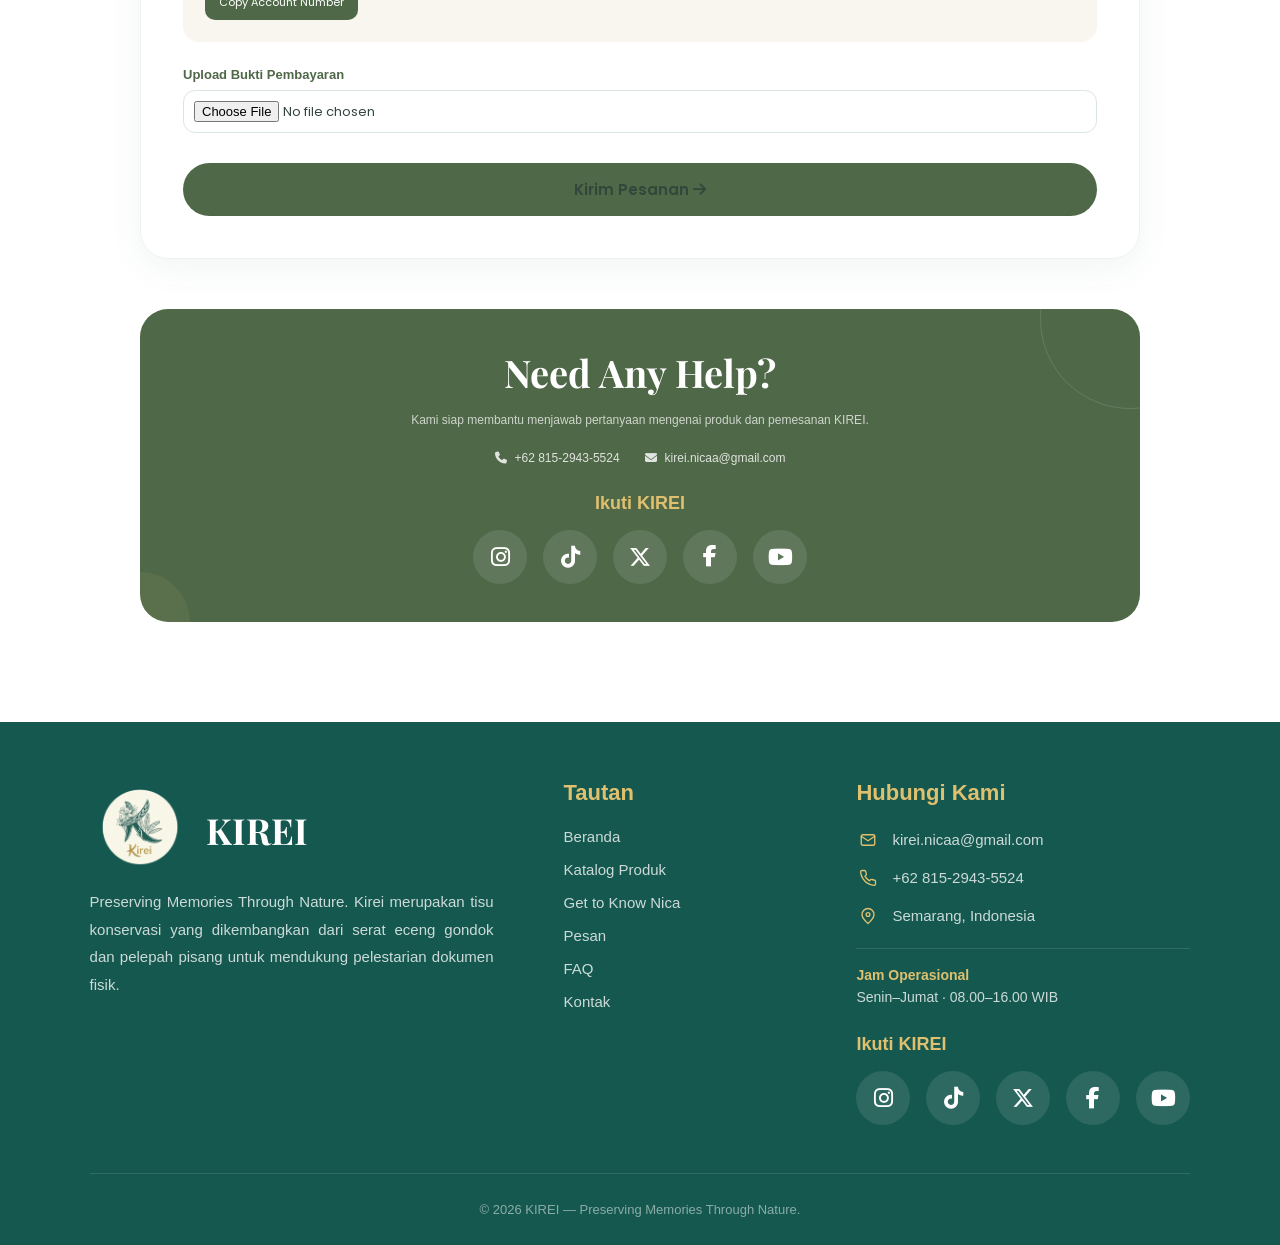
<file: Order Kirei.html>
<!DOCTYPE html>
<html lang="id">

<head>

    <meta charset="UTF-8">

    <meta name="viewport" content="width=device-width, initial-scale=1.0">

    <title>Pesan | KIREI</title>


    <!-- =====================================================
         GOOGLE FONT
    ====================================================== -->

    <link rel="preconnect" href="https://fonts.googleapis.com">

    <link rel="preconnect"
          href="https://fonts.gstatic.com"
          crossorigin>

    <link href="https://fonts.googleapis.com/css2?family=Playfair+Display:wght@500;600;700&family=Poppins:wght@400;500;600;700&display=swap"
          rel="stylesheet">


    <!-- =====================================================
         FONT AWESOME
    ====================================================== -->

    <link rel="stylesheet"
          href="https://cdnjs.cloudflare.com/ajax/libs/font-awesome/6.5.1/css/all.min.css">


    <!-- =====================================================
         CSS
    ====================================================== -->

    <style>

     :root {
            --cream: #f8f7e9;
            --green: #4f6848;
            --green-dark: #36543d;
            --gold: #b99a55;
            --text: #34463b;
            --muted: #69746d;
            --border: #e5e3d6;
        }

        * {
            margin: 0;
            padding: 0;
            box-sizing: border-box;
        }

        html {
            scroll-behavior: smooth;
        }

        body {
            font-family: "DM Sans", sans-serif;
            color: var(--text);
            background: #fff;
            overflow-x: hidden;
        }

        a {
            color: inherit;
            text-decoration: none;
        }

        /* =====================================================
           NAVBAR
        ===================================================== */

        header {
            width: 100%;
            height: 120px;

            background: rgba(248, 247, 234, 0.96);

            display: flex;
            justify-content: space-between;
            align-items: center;

            padding: 0 6%;

            position: fixed;
            top: 0;
            left: 0;

            z-index: 1000;

            box-shadow: 0 5px 25px rgba(32, 95, 85, 0.05);

            backdrop-filter: blur(8px);
        }


        /* ================= LOGO ================= */

        .logo-area {
            display: flex;
            align-items: center;
            gap: 18px;
        }

        .logo {
            width: 70px;
            height: 70px;

            display: flex;
            align-items: center;
            justify-content: center;

            overflow: hidden;
        }

        .logo img {
            width: 100%;
            height: 100%;
            object-fit: contain;
        }

        .logo-text h2 {
            font-family: 'Playfair Display', serif;

             color: #205F55;

            font-size: 34px;
            font-weight: 700;

            letter-spacing: 0.5px;
        }


        /* ================= MENU ================= */

		nav ul {
			list-style: none;
			display: flex;
			align-items: center;
			gap: 38px;
		}

        nav ul li {
            position: relative;
        }

        nav ul li a {
            text-decoration: none;
			font-family: 'Poppins', sans-serif;
            color: #205F55;

            font-size: 17px;
            font-weight: 600;

            position: relative;

            padding: 10px 0;
			transition: 0.3s ease;
        }

        nav ul li a:hover {
			font-family: 'Poppins', sans-serif;
            color: var(--gold);
        }

        nav ul li a::after {
            content: "";
			font-family: 'Poppins', sans-serif;
            
            position: absolute;

            left: 50%;
            bottom: 0;

            width: 0;
            height: 2px;

            background: var(--gold);

            transform: translateX(-50%);

            transition: 0.3s ease;
        }

        nav ul li a:hover::after,
        nav ul li a.active::after {
            width: 100%;
        }

        nav ul li a.active {
            color: var(--gold);
        }



        /* =====================================================
           HERO
        ====================================================== */

        .order-hero {

            min-height: 340px;

            padding:
                145px 8% 55px;

            display: flex;

            align-items: center;

            justify-content: center;

            text-align: center;

            position: relative;

            overflow: hidden;

            background: var(--cream);

        }


        .order-hero::before {

            content: "";

            position: absolute;

            width: 360px;

            height: 360px;

            border-radius: 50%;

            background:
                rgba(216, 190, 120, 0.08);

            right: -140px;

            top: -180px;

        }


        .order-hero::after {

            content: "";

            position: absolute;

            width: 190px;

            height: 190px;

            border-radius: 50%;

            border:
                1px solid
                rgba(185, 151, 79, 0.18);

            left: -95px;

            bottom: -110px;

        }


        /* =====================================================
           DEKORASI DAUN
        ====================================================== */

        .hero-leaf {

            position: absolute;

            color:
                rgba(32, 95, 85, 0.10);

            font-size: 45px;

            z-index: 1;

        }


        .leaf-one {

            top: 155px;

            left: 14%;

            transform:
                rotate(-25deg);

        }


        .leaf-two {

            bottom: 40px;

            right: 15%;

            transform:
                rotate(25deg);

        }


        /* =====================================================
           HERO CONTENT
        ====================================================== */

        .hero-content {

            position: relative;

            z-index: 2;

            max-width: 900px;

        }


        .hero-label {

            color: var(--gold);

            font-size: 13px;

            font-weight: 600;

            letter-spacing: 4px;

            margin-bottom: 12px;

        }


        .hero-content h1 {

            font-family:
                'Playfair Display', serif;

            color: var(--green);

            font-size:
                clamp(45px, 5vw, 65px);

            line-height: 1.05;

            font-weight: 600;

            margin-bottom: 15px;

        }


        .hero-content h1 span {

            color: var(--gold);

        }


        .hero-content p {

            max-width: 650px;

            margin: 0 auto;

            color: var(--text-light);

            font-size: 15px;

            line-height: 1.8;

        }


        /* =====================================================
           ORDER SECTION
        ====================================================== */

        .order-section {

            background:
                var(--cream-light);

            padding:
                65px 8% 100px;

        }


        .order-container {

            max-width: 1000px;

            margin: auto;

        }


        /* =====================================================
           FORM CARD
        ====================================================== */

        .order-form-card {

            background: var(--white);

            border-radius: 28px;

            padding: 42px;

            border:
                1px solid
                rgba(32, 95, 85, 0.08);

            box-shadow:
                0 10px 35px
                rgba(32, 95, 85, 0.06);

        }


        .form-title {

            font-family:
                'Playfair Display', serif;

            color: var(--green);

            font-size: 36px;

            margin-bottom: 8px;

        }


        .form-subtitle {

            color: var(--text-light);

            font-size: 14px;

            line-height: 1.7;

            margin-bottom: 28px;

        }


        /* =====================================================
           OPEN PRE ORDER BOX
        ====================================================== */

        .preorder-box {

            background:
                rgba(185, 151, 79, 0.08);

            border:
                1px solid
                rgba(185, 151, 79, 0.25);

            border-radius: 16px;

            padding: 22px 25px;

            margin-bottom: 30px;

        }


        .preorder-label {

            color: var(--gold);

            font-size: 13px;

            font-weight: 700;

            letter-spacing: 3px;

            margin-bottom: 10px;

        }


        .preorder-box p {

            margin: 0;

            color: var(--text-light);

            font-size: 13px;

            line-height: 1.7;

        }


        /* =====================================================
           FORM GRID
        ====================================================== */

        .form-grid {

            display: grid;

            grid-template-columns:
                repeat(2, 1fr);

            gap: 20px;

        }


        .input-group {

            display: flex;

            flex-direction: column;

            gap: 8px;

        }


        .input-group.full {

            grid-column:
                span 2;

        }


        .input-group label {

            color: var(--green);

            font-size: 13px;

            font-weight: 600;

        }


        .input-group input,

        .input-group textarea,

        .input-group select {

            width: 100%;

            padding:
                13px 15px;

            border:
                1px solid
                rgba(32, 95, 85, 0.16);

            border-radius: 12px;

            background:
                var(--cream-light);

            font-family:
                'Poppins', sans-serif;

            font-size: 13px;

            color: var(--text);

            outline: none;

            transition: 0.3s ease;

        }


        .input-group input:focus,

        .input-group textarea:focus,

        .input-group select:focus {

            border-color:
                var(--gold);

            background:
                var(--white);

            box-shadow:
                0 0 0 3px
                rgba(185, 151, 79, 0.10);

        }


        .input-group textarea {

            min-height: 110px;

            resize: vertical;

        }


        /* =====================================================
           PRODUCT
        ====================================================== */

        .product-select select {

            cursor: pointer;

        }


        .product-description {

            font-size: 11px;

            color: var(--text-light);

            line-height: 1.6;

            margin-top: 2px;

        }


        /* =====================================================
           QUANTITY
        ====================================================== */

        .quantity-wrapper {

            display: flex;

            align-items: center;

            gap: 10px;

        }


        .quantity-btn {

            width: 38px;

            height: 38px;

            border: none;

            border-radius: 10px;

            background:
                rgba(32, 95, 85, 0.10);

            color: var(--green);

            font-size: 18px;

            font-weight: 600;

            cursor: pointer;

            transition: 0.3s ease;

        }


        .quantity-btn:hover {

            background:
                var(--green);

            color: var(--white);

        }


        #quantity {

            width: 65px;

            text-align: center;

            padding:
                10px;

        }


        /* =====================================================
           TOTAL PRICE
        ====================================================== */

        .total-price-box {

            margin-top: 25px;

            padding: 20px 24px;

            display: flex;

            align-items: center;

            justify-content: space-between;

            border-radius: 18px;

            background:
                rgba(185, 151, 79, 0.10);

            border:
                1px solid
                rgba(185, 151, 79, 0.18);

        }


        .total-price-label {

            color: var(--green);

            font-size: 15px;

            font-weight: 600;

        }


        .total-price {

            color: var(--green);

            font-family:
                'Playfair Display', serif;

            font-size: 30px;

            font-weight: 700;

        }


        /* =====================================================
           PAYMENT
        ====================================================== */

        .payment-title {

            font-family:
                'Playfair Display', serif;

            color: var(--green);

            font-size: 28px;

            margin-top: 35px;

            margin-bottom: 15px;

        }


        .payment-grid {

            display: grid;

            grid-template-columns:
                repeat(2, 1fr);

            gap: 15px;

        }


        .payment-card {

            border:
                1px solid
                rgba(32, 95, 85, 0.14);

            border-radius: 15px;

            padding: 18px;

            cursor: pointer;

            transition: 0.3s ease;

            background:
                var(--cream-light);

        }


        .payment-card:hover {

            border-color:
                var(--gold);

            transform:
                translateY(-2px);

        }


        .payment-card.active {

            border:
                2px solid
                var(--green);

            background:
                rgba(32, 95, 85, 0.06);

        }


        .payment-card h4 {

            color: var(--green);

            font-size: 14px;

            margin-bottom: 5px;

        }


        .payment-card p {

            color: var(--text-light);

            font-size: 11px;

        }


        /* =====================================================
           PAYMENT DETAIL
        ====================================================== */

        .payment-detail {

            margin-top: 15px;

            padding: 22px;

            border-radius: 16px;

            background:
                rgba(185, 151, 79, 0.09);

            display: none;

        }


        .payment-detail.active {

            display: block;

        }


        .payment-detail p {

            color: var(--text-light);

            font-size: 12px;

        }


        .payment-detail h2 {

            color: var(--green);

            font-size: 25px;

            letter-spacing: 1px;

            margin: 4px 0;

        }


        /* =====================================================
           COPY BUTTON
        ====================================================== */

        .copy-btn {

            margin-top: 12px;

            border: none;

            border-radius: 10px;

            padding:
                9px 14px;

            background:
                var(--green);

            color: white;

            font-family:
                'Poppins', sans-serif;

            font-size: 11px;

            cursor: pointer;

            transition: 0.3s ease;

        }


        .copy-btn:hover {

            background:
                var(--green-dark);

        }


        /* =====================================================
           UPLOAD
        ====================================================== */

        .input-group input[type="file"] {

            cursor: pointer;

            padding: 10px;

        }


        /* =====================================================
           SUBMIT
        ====================================================== */

        .submit-btn {

            width: 100%;

            margin-top: 30px;

            padding:
                15px 20px;

            border: none;

            border-radius: 30px;

            background:
                var(--green);

            color: var(--white);

            font-family:
                'Poppins', sans-serif;

            font-size: 15px;

            font-weight: 600;

            cursor: pointer;

            transition: 0.3s ease;

        }


        .submit-btn:hover {

            background:
                var(--green-dark);

            transform:
                translateY(-2px);

            box-shadow:
                0 10px 25px
                rgba(32, 95, 85, 0.15);

        }


        /* =====================================================
           NEED ANY HELP
        ====================================================== */

        .order-info {

            width: 100%;

            margin-top: 50px;

        }


        .info-card {

            max-width: 1000px;

            margin: auto;

            background:
                var(--green);

            color: white;

            border-radius: 28px;

            padding: 38px 45px;

            position: relative;

            overflow: hidden;

            text-align: center;

        }


        .info-card::before {

            content: "";

            position: absolute;

            width: 180px;

            height: 180px;

            border-radius: 50%;

            border:
                1px solid
                rgba(255,255,255,0.13);

            right: -80px;

            top: -80px;

        }


        .info-card::after {

            content: "";

            position: absolute;

            width: 100px;

            height: 100px;

            border-radius: 50%;

            background:
                rgba(216, 190, 120, 0.08);

            left: -50px;

            bottom: -50px;

        }


        .info-card h2 {

            font-family:
                'Playfair Display', serif;

            color: var(--white);

            font-size: 38px;

            margin-bottom: 12px;

            position: relative;

            z-index: 2;

        }


        .info-card > p {

            max-width: 650px;

            margin: auto;

            color:
                rgba(255,255,255,0.72);

            font-size: 13px;

            line-height: 1.8;

            position: relative;

            z-index: 2;

        }


        .help-title {

            font-family:
                'Playfair Display', serif;

            color: var(--gold-light);

            font-size: 25px;

            margin-top: 28px;

            margin-bottom: 8px;

            position: relative;

            z-index: 2;

        }


        .help-description {

            color:
                rgba(255,255,255,0.72);

            font-size: 12px;

            line-height: 1.7;

            position: relative;

            z-index: 2;

        }


        .help-contact {

            margin-top: 20px;

            display: flex;

            justify-content: center;

            align-items: center;

            flex-wrap: wrap;

            gap: 12px 25px;

            position: relative;

            z-index: 2;

        }


        .help-contact a {

            display: flex;

            align-items: center;

            gap: 8px;

            color:
                rgba(255,255,255,0.82);

            text-decoration: none;

            font-size: 12px;

            transition: 0.3s ease;

        }


        .help-contact a:hover {

            color:
                var(--gold-light);

        }


        .help-contact i {

            color:
                var(--gold-light);

        }


        /* =====================================================
           SOCIAL MEDIA
        ====================================================== */

        .social-title {

            color: var(--gold-light);

            font-size: 13px;

            font-weight: 600;

            margin-top: 22px;

            margin-bottom: 10px;

            position: relative;

            z-index: 2;

        }


        .social-links {

            display: flex;

            justify-content: center;

            gap: 10px;

            position: relative;

            z-index: 2;

        }


        .social-links a {

            width: 36px;

            height: 36px;

            border-radius: 50%;

            display: flex;

            align-items: center;

            justify-content: center;

            background:
                rgba(255,255,255,0.10);

            color: white;

            text-decoration: none;

            transition: 0.3s ease;

        }


        .social-links a:hover {

            background:
                var(--gold);

            transform:
                translateY(-3px);

        }


         /* =====================================================
           FOOTER
        ===================================================== */

        footer {
            background: var(--green-dark);

            color: white;

            padding: 70px 8% 30px;
        }

        .footer-container {
            max-width: 1200px;

            margin: auto;

            display: grid;

            grid-template-columns: 1.5fr 1fr 1fr;

            gap: 60px;
        }


       /* ===== EXTRA INTERACTION ===== */
        .primary-btn, .secondary-btn { position: relative; overflow: hidden; transition: transform .3s ease, box-shadow .3s ease, background .3s ease; }
        .primary-btn:hover { transform: translateY(-4px) scale(1.02); box-shadow: 0 15px 30px rgba(54,84,61,.25); }
        .secondary-btn:hover { transform: translateY(-4px) scale(1.02); box-shadow: 0 12px 24px rgba(54,84,61,.12); }
        .primary-btn span:last-child, .secondary-btn span:last-child { transition: transform .3s ease; display:inline-block; }
        .primary-btn:hover span:last-child { transform: translateY(4px); }
        .secondary-btn:hover span:last-child { transform: translateX(5px); }

        .material-card { position:relative; cursor:pointer; overflow:hidden; transition:transform .3s ease, box-shadow .3s ease, border-color .3s ease; }
        .material-card:hover { transform:translateY(-8px); box-shadow:0 18px 38px rgba(54,84,61,.14); border-color:rgba(185,154,85,.45); }
        .material-card .material-icon { transition:.35s ease; }
        .material-card:hover .material-icon { background:var(--green); color:white; transform:rotate(-8deg) scale(1.08); }
        .feature { position:relative; cursor:pointer; transition:transform .3s ease, box-shadow .3s ease, background .3s ease; }
        .feature:hover { transform:translateY(-7px); background:#fff; box-shadow:0 14px 28px rgba(54,84,61,.12); }

        /* ===== FOOTER ===== */
		.site-footer {
    background: #15584f;
    color: rgba(255,255,255,.78);
    padding: 58px 7% 28px;
    text-align: left;
}

.site-footer a {
    text-decoration: none;
}
    
        .footer-grid { max-width:1200px; margin:0 auto; display:grid; grid-template-columns:1.45fr .8fr 1fr; gap:70px; }
		
        .footer-brand {
    display: flex;
    align-items: center;
    gap: 16px;
    margin-bottom: 8px;
}

.footer-description {
    max-width: 560px;
    font-size: 15px;
    line-height: 1.85;
    text-align: justify;
}
		
        .footer-logo {
    width: 100px;
    height: 100px;

    display: flex;
    align-items: center;
    justify-content: center;
    overflow: visible;
}

.footer-logo img {
    width: 120px;
    height: 120px;
    object-fit: contain;
}

      .footer-brand-name {
    color: white;
    font-family: 'Playfair Display', serif;
    font-size: 36px;
    font-weight: 700;
}

        .footer-description { max-width:520px; font-size:15px; line-height:1.85; }
        .footer-heading { color:#dfc06f; font-size:22px; font-weight:700; margin-bottom:22px; }
		
        .footer-links { display:flex; flex-direction:column; gap:16px; }
        .footer-links a { width:max-content; color:rgba(255,255,255,.78); font-size:15px; transition:.25s ease; }
        .footer-links a:hover { color:white; transform:translateX(6px); }
		.contact-item a {
    color: rgba(255,255,255,.78);
    transition: .25s ease;
}

.contact-item a:hover {
    color: white;
    transform: translateX(6px);
}
		
        .contact-list {
    display: flex;
    flex-direction: column;
    gap: 15px;
}

.site-footer .contact-item {
    display: flex;
    align-items: center;
    gap: 13px;
    font-size: 15px;
    line-height: 1.55;
}

.site-footer .contact-icon {
    width: 23px;
    height: 23px;
    min-width: 23px;
    flex: 0 0 23px;

    border-radius: 0;
    background: transparent;

    color: #dfc06f;

    display: flex;
    align-items: center;
    justify-content: center;

    padding-top: 0;
    font-size: 16px;
}

.site-footer .contact-icon svg {
    width: 18px;
    height: 18px;
    display: block;
}

.site-footer .contact-item a {
    color: rgba(255,255,255,.78);
    text-decoration: none;
    transition: .25s ease;
}

.site-footer .contact-item a:hover {
    color: white;
    transform: translateX(6px);
}

        .contact-icon svg {
            display:block;
        }
        .hours { margin-top:20px; padding-top:18px; border-top:1px solid rgba(255,255,255,.12); }
        .hours strong { display:block; color:#dfc06f; font-size:14px; margin-bottom:5px; }
        .hours span { font-size:14px; }
		
		
		/* =========================
   IKUTI KIREI
========================= */

.social-title {
    margin-top: 28px;
    margin-bottom: 16px;

    color: #dfc06f;
    font-size: 18px;
    font-weight: 700;
}


/* =========================
   SOCIAL MEDIA
========================= */

.social-links {
    display: flex;
    align-items: center;
    gap: 16px;
    margin-top: 0;
}

.social-links a {
    width: 54px;
    height: 54px;
    flex: 0 0 54px;

    border-radius: 50%;

    display: flex;
    align-items: center;
    justify-content: center;

    color: white;
    background: rgba(255,255,255,0.10);

    font-size: 22px;
    font-weight: 700;

    text-decoration: none;

    transition:
        background 0.3s ease,
        color 0.3s ease,
        transform 0.3s ease,
        box-shadow 0.3s ease;
}

.social-links a:hover {
    background: #dfc06f;
    color: #15584f;

    transform: translateY(-5px);

    box-shadow: 0 8px 18px rgba(0,0,0,0.15);
}


/* =========================
   FOOTER BOTTOM
========================= */

.footer-bottom {
    width: 100%;
    margin-top: 48px;
    padding-top: 28px;

    border-top: 1px solid rgba(255,255,255,.12);

    text-align: center;

    color: rgba(255,255,255,.50);
    font-size: 13px;
}


        /* =====================================================
           NICA FLOATING
        ====================================================== */

        .nica-floating {

            position: fixed;

            right: 25px;

            bottom: 20px;

            width: 110px;

            z-index: 9999;

            display: flex;

            flex-direction: column;

            align-items: flex-end;

            pointer-events: none;

        }


        .nica-bubble {

            background: var(--white);

            color: var(--text);

            padding:
                9px 13px;

            border-radius: 16px;

            font-size: 9px;

            line-height: 1.5;

            text-align: center;

            width: 160px;

            margin-bottom: -4px;

            margin-right: 0;

            box-shadow:
                0 8px 25px
                rgba(32, 95, 85, 0.13);

            border:
                1px solid
                rgba(32, 95, 85, 0.08);

            position: relative;

            animation:
                bubbleFloat 3s ease-in-out infinite;

        }


        .nica-bubble::after {

            content: "";

            position: absolute;

            right: 15px;

            bottom: -7px;

            width: 13px;

            height: 13px;

            background:
                var(--white);

            transform:
                rotate(45deg);

            border-right:
                1px solid
                rgba(32, 95, 85, 0.08);

            border-bottom:
                1px solid
                rgba(32, 95, 85, 0.08);

        }


        .nica-floating-img {

            width: 82px;

            height: auto;

            filter:
                drop-shadow(
                    0 8px 10px
                    rgba(32, 95, 85, 0.12)
                );

            animation:
                nicaFloat 3.5s ease-in-out infinite;

        }


        @keyframes bubbleFloat {

            0%,
            100% {

                transform:
                    translateY(0);

            }

            50% {

                transform:
                    translateY(-5px);

            }

        }


        @keyframes nicaFloat {

            0%,
            100% {

                transform:
                    translateY(0);

            }

            50% {

                transform:
                    translateY(-7px);

            }

        }


        /* =====================================================
           RESPONSIVE
        ====================================================== */

        @media (max-width: 900px) {

            header {

                height: 95px;

                padding: 0 5%;

            }


            .logo {

                width: 55px;

                height: 55px;

            }


            .logo-text h2 {

                font-size: 27px;

            }


            nav ul {

                gap: 22px;

            }


            nav ul li a {

                font-size: 14px;

            }

        }


        @media (max-width: 650px) {

            header {

                height: auto;

                padding:
                    15px 5%;

                flex-direction: row;

                gap: 15px;

            }


            nav ul {

                gap: 18px;

                flex-wrap: wrap;

                justify-content: center;

            }


            nav ul li a {

                font-size: 12px;

            }


            .order-hero {

                min-height: 300px;

                padding:
                    145px 7% 40px;

            }


            .hero-content h1 {

                font-size: 42px;

            }


            .hero-content p {

                font-size: 13px;

            }


            .order-section {

                padding:
                    55px 5% 90px;

            }


            .order-form-card {

                padding:
                    28px 20px;

                border-radius: 22px;

            }


            .form-title {

                font-size: 30px;

            }


            .form-grid {

                grid-template-columns: 1fr;

            }


            .input-group.full {

                grid-column:
                    span 1;

            }


            .payment-grid {

                grid-template-columns: 1fr;

            }


            .total-price-box {

                padding:
                    17px 18px;

            }


            .total-price {

                font-size: 25px;

            }


            .info-card {

                padding:
                    30px 22px;

                border-radius: 22px;

            }


            .info-card h2 {

                font-size: 32px;

            }


            .help-contact {

                flex-direction: column;

                gap: 12px;

            }


            .nica-floating {

                right: 8px;

                bottom: 8px;

                width: 85px;

            }


            .nica-floating-img {

                width: 65px;

            }


            .nica-bubble {

                width: 135px;

                font-size: 8px;

            }

        }
		
 <!-- =====================================================
         PAYMENT QRIS
    ====================================================== -->	
		.qris-payment {
    text-align: center;
}

.qris-title {
    color: var(--green) !important;
    font-size: 14px !important;
    margin-bottom: 5px;
}

.qris-text {
    color: var(--text-light) !important;
    font-size: 12px !important;
    margin-bottom: 18px;
}

.qris-image {
    display: block;

    width: 230px;
    height: 230px;

    object-fit: contain;

    margin: 0 auto;

    background: white;

    padding: 10px;

    border-radius: 12px;

    border:
        1px solid
        rgba(32, 95, 85, 0.10);
}

.qris-name {
    color: var(--green) !important;

    font-size: 13px !important;

    font-weight: 600;

    margin-top: 10px;
}

		    /* =====================================================
           TABLET
        ====================================================== */

        @media (max-width: 900px) {

            header {

                height: 95px;

                padding: 0 5%;

            }


            .logo {

                width: 55px;

                height: 55px;

            }


            .logo-text h2 {

                font-size: 27px;

            }


            nav ul {

                gap: 22px;

            }


            nav ul li a {

                font-size: 14px;

            }


            .contact-grid {

                grid-template-columns: 1fr;

            }


            .whatsapp-card {

                grid-column: span 1;

            }


            .footer-container {

                grid-template-columns:
                    1fr 1fr;

            }

        }


        /* =====================================================
           MOBILE
        ====================================================== */

        @media (max-width: 650px) {

            header {

                height: auto;

                padding: 15px 5%;

                flex-direction: row;

                gap: 15px;

            }


            nav ul {

                gap: 18px;

                flex-wrap: wrap;

                justify-content: center;

            }


            /* Hero mobile */

            .contact-hero {

                height: 300px;

                padding:
                    145px 7% 40px;

            }


            .hero-content h1 {

                font-size: 42px;

            }


            .hero-content p {

                font-size: 13px;

                max-width: 450px;

            }


            /* Section */

            .contact-section {

                padding:
                    70px 6% 100px;

            }


            .section-header h2 {

                font-size: 40px;

            }


            .section-header p {

                font-size: 14px;

            }


            /* Contact card */

            .contact-card {

                padding: 23px;

                gap: 15px;

            }


            .contact-icon {

                width: 52px;

                height: 52px;

                min-width: 52px;

                font-size: 21px;

            }


            .contact-info h3 {

                font-size: 20px;

            }


            .contact-info p {

                font-size: 12px;

            }


            .contact-arrow {

                display: none;

            }


            /* Nica */

            .nica-floating {

                right: 10px;

                bottom: 10px;

                width: 90px;

            }


            .nica-floating-img {

                width: 70px;

            }


            .nica-bubble {

                width: 140px;

                font-size: 9px;

                padding: 8px 10px;

                margin-right: 0;

            }


            /* Footer */

            .footer-container {

                grid-template-columns: 1fr;

                gap: 40px;

            }

        }
		
		/* =====================================================
   GLOBAL RESPONSIVE FIX
   HEADER + FOOTER
===================================================== */

*,
*::before,
*::after {
    box-sizing: border-box;
}

html {
    width: 100%;
    overflow-x: hidden;
}

body {
    width: 100%;
    max-width: 100%;
    margin: 0;
    overflow-x: hidden;
}


/* =====================================================
   HEADER — DESKTOP
===================================================== */

.navbar {
    width: 100%;
    max-width: 100%;
    padding-left: 7%;
    padding-right: 7%;
}

.brand {
    flex-shrink: 0;
}

.brand-logo {
    flex-shrink: 0;
}

.nav-links {
    display: flex;
    align-items: center;
    justify-content: flex-end;
    gap: 25px;
    flex-wrap: nowrap;
    min-width: 0;
}

.nav-links a {
    white-space: nowrap;
}


/* =====================================================
   HEADER — TABLET
===================================================== */

@media (max-width: 900px) {

    .navbar {
        padding-left: 5%;
        padding-right: 5%;
    }

    .nav-links {
        gap: 15px;
        font-size: 12px;
        flex-wrap: nowrap;
    }

}


/* =====================================================
   HEADER — MOBILE
===================================================== */

@media (max-width: 620px) {

    .navbar {
        width: 100%;
        min-height: 70px;
        height: auto;

        padding: 12px 5%;

        display: flex;
        align-items: center;
        justify-content: space-between;

        gap: 12px;
    }

    .brand {
        flex-shrink: 0;
        font-size: 22px;
    }

    .brand-logo {
        width: 36px;
        height: 36px;
        flex-shrink: 0;
    }

    .nav-links {
        flex: 1;
        min-width: 0;

        display: flex;
        align-items: center;
        justify-content: flex-end;

        gap: 10px;

        flex-wrap: nowrap;

        overflow-x: auto;
        overflow-y: hidden;

        scrollbar-width: none;

        font-size: 10px;
    }

    .nav-links::-webkit-scrollbar {
        display: none;
    }

    .nav-links a {
        flex-shrink: 0;
        white-space: nowrap;
    }
}


/* =====================================================
   FOOTER — GENERAL FIX
===================================================== */

.site-footer {
    width: 100%;
    max-width: 100%;
    overflow: hidden;
}

.footer-grid {
    width: 100%;
    max-width: 1200px;
}

.footer-brand,
.footer-description,
.footer-links,
.contact-list {
    min-width: 0;
}

.footer-description {
    overflow-wrap: break-word;
    word-break: normal;
}

.contact-item {
    min-width: 0;
}

.contact-item span,
.contact-item a {
    overflow-wrap: anywhere;
}


/* =====================================================
   FOOTER — TABLET
===================================================== */

@media (max-width: 900px) {

    .site-footer {
        padding-left: 5%;
        padding-right: 5%;
    }

    .footer-grid {
        grid-template-columns: 1fr 1fr;
        gap: 40px;
    }

    .footer-grid > :first-child {
        grid-column: 1 / -1;
    }

}


/* =====================================================
   FOOTER — MOBILE
===================================================== */

@media (max-width: 620px) {

    .site-footer {
        width: 100%;
        padding: 50px 5% 28px;
        text-align: left;
    }

    .footer-grid {
        width: 100%;
        grid-template-columns: 1fr;
        gap: 35px;
    }

    .footer-grid > :first-child {
        grid-column: auto;
    }

    .footer-brand {
        display: flex;
        align-items: center;
        gap: 12px;
    }

    .footer-logo {
        width: 70px;
        height: 70px;
        flex-shrink: 0;
    }

    .footer-logo img {
        width: 85px;
        height: 85px;
    }

    .footer-brand-name {
        font-size: 30px;
    }

    .footer-description {
        max-width: 100%;
        font-size: 13px;
        line-height: 1.7;
        text-align: left;
    }

    .footer-heading {
        font-size: 19px;
        margin-bottom: 16px;
    }

    .footer-links {
        gap: 12px;
    }

    .footer-links a {
        max-width: 100%;
        font-size: 14px;
    }

    .contact-list {
        gap: 13px;
    }

    .contact-item {
        font-size: 13px;
        gap: 10px;
    }

    .contact-icon {
        width: 21px;
        flex: 0 0 21px;
    }

    .hours {
        margin-top: 18px;
        padding-top: 16px;
    }

    .hours strong {
        font-size: 13px;
    }

    .hours span {
        font-size: 13px;
    }

    .social-title {
        font-size: 17px;
        margin-top: 24px;
        margin-bottom: 13px;
    }

    .social-links {
        gap: 11px;
        flex-wrap: wrap;
    }

    .social-links a {
        width: 46px;
        height: 46px;
        flex: 0 0 46px;
        font-size: 18px;
    }

    .footer-bottom {
        margin-top: 35px;
        padding-top: 22px;
        font-size: 11px;
        line-height: 1.6;
    }
}
	/* =====================================================
   FINAL RESPONSIVE FIX — CONTACT PAGE
===================================================== */

/* ---------- HEADER ---------- */

header {
    width: 100%;
    max-width: 100%;
    overflow: hidden;
}

.logo-area {
    min-width: 0;
    flex-shrink: 0;
}

.logo-text {
    min-width: 0;
}

nav {
    min-width: 0;
}

nav ul {
    min-width: 0;
}

nav ul li {
    flex-shrink: 0;
}


/* ---------- TABLET ---------- */

@media (max-width: 900px) {

    header {
        padding: 0 4%;
        height: 90px;
        gap: 20px;
    }

    .logo-area {
        gap: 10px;
    }

    .logo {
        width: 50px;
        height: 50px;
    }

    .logo-text h2 {
        font-size: 25px;
    }

    nav {
        flex: 1;
        min-width: 0;
    }

    nav ul {
        justify-content: flex-end;
        gap: 14px;
        overflow-x: auto;
        scrollbar-width: none;
    }

    nav ul::-webkit-scrollbar {
        display: none;
    }

    nav ul li a {
        font-size: 12px;
        white-space: nowrap;
    }
}


/* ---------- MOBILE ---------- */

@media (max-width: 650px) {

    header {
        width: 100%;
        height: auto;
        min-height: 72px;

        padding: 10px 5%;

        display: flex;
        flex-direction: row;
        align-items: center;
        justify-content: space-between;

        gap: 10px;
    }

    .logo-area {
        gap: 7px;
        flex-shrink: 0;
    }

    .logo {
        width: 40px;
        height: 40px;
    }

    .logo-text h2 {
        font-size: 22px;
    }

    nav {
        flex: 1;
        min-width: 0;
        overflow: hidden;
    }

    nav ul {
        width: 100%;

        display: flex;
        justify-content: flex-start;

        gap: 14px;

        flex-wrap: nowrap;

        overflow-x: auto;
        overflow-y: hidden;

        scrollbar-width: none;

        padding-bottom: 2px;
    }

    nav ul::-webkit-scrollbar {
        display: none;
    }

    nav ul li {
        flex-shrink: 0;
    }

    nav ul li a {
        font-size: 10px;
        white-space: nowrap;
        padding: 6px 0;
    }


    /* ---------- HERO ---------- */

    .contact-hero {
        height: auto;
        min-height: 300px;

        padding: 65px 7% 55px;
    }

    .hero-label {
        font-size: 11px;
        letter-spacing: 3px;
    }

    .hero-content h1 {
        font-size: clamp(38px, 11vw, 48px);
        line-height: 1.05;
    }

    .hero-content p {
        font-size: 12px;
        line-height: 1.7;
    }


    /* ---------- CONTACT SECTION ---------- */

    .contact-section {
        padding: 45px 6% 80px;
    }

    .contact-grid {
        width: 100%;
        grid-template-columns: 1fr;
        gap: 15px;
    }

    .contact-card {
        width: 100%;
        min-width: 0;

        padding: 19px;

        gap: 13px;

        border-radius: 20px;
    }

    .contact-icon {
        width: 48px;
        height: 48px;
        min-width: 48px;

        font-size: 20px;
    }

    .contact-info {
        min-width: 0;
    }

    .contact-info h3 {
        font-size: 19px;
    }

    .contact-info p {
        font-size: 11px;
        overflow-wrap: anywhere;
    }

    .contact-arrow {
        display: none;
    }

    .whatsapp-card {
        grid-column: auto;
    }


    /* ---------- CONTACT NOTE ---------- */

    .contact-note {
        margin-top: 40px;
        padding: 25px 20px;
        border-radius: 20px;
    }

    .contact-note i {
        font-size: 25px;
    }

    .contact-note h3 {
        font-size: 22px;
    }

    .contact-note p {
        font-size: 12px;
        line-height: 1.7;
    }


    /* ---------- FOOTER ---------- */

    .site-footer {
        width: 100%;
        padding: 45px 6% 25px;
        overflow: hidden;
    }

    .footer-grid {
        width: 100%;
        max-width: 100%;

        grid-template-columns: 1fr;

        gap: 32px;
    }

    .footer-grid > div {
        min-width: 0;
        width: 100%;
    }

    .footer-brand {
        gap: 10px;
    }

    .footer-logo {
        width: 65px;
        height: 65px;
        flex-shrink: 0;
    }

    .footer-logo img {
        width: 78px;
        height: 78px;
    }

    .footer-brand-name {
        font-size: 28px;
    }

    .footer-description {
        width: 100%;
        max-width: 100%;

        font-size: 12px;
        line-height: 1.7;

        overflow-wrap: break-word;
    }

    .footer-heading {
        font-size: 18px;
        margin-bottom: 14px;
    }

    .footer-links {
        gap: 11px;
    }

    .footer-links a {
        font-size: 13px;
        max-width: 100%;
        white-space: normal;
    }

    .contact-list {
        width: 100%;
        gap: 12px;
    }

    .site-footer .contact-item {
        width: 100%;
        min-width: 0;

        gap: 9px;

        font-size: 12px;
    }

    .site-footer .contact-item a,
    .site-footer .contact-item > span:last-child {
        min-width: 0;
        overflow-wrap: anywhere;
    }

    .site-footer .contact-icon {
        width: 20px;
        min-width: 20px;
        flex: 0 0 20px;
    }

    .hours {
        margin-top: 17px;
        padding-top: 15px;
    }

    .hours strong {
        font-size: 12px;
    }

    .hours span {
        font-size: 12px;
    }

    .social-title {
        font-size: 16px;
        margin-top: 22px;
        margin-bottom: 12px;
    }

    .social-links {
        gap: 9px;
        flex-wrap: wrap;
    }

    .social-links a {
        width: 42px;
        height: 42px;
        flex: 0 0 42px;
        font-size: 17px;
    }

    .footer-bottom {
        margin-top: 30px;
        padding-top: 20px;

        font-size: 10px;
        line-height: 1.6;
    }
}
	/* =========================================
   FIX FOOTER SOCIAL ICON + NICA — MOBILE
   LAPTOP TIDAK BERUBAH
========================================= */

@media (max-width: 767px) {

    /* IKON SOSIAL */
    .site-footer .social-links {
        width: 100%;
        display: flex;
        align-items: center;
        justify-content: flex-start;
        gap: 12px;
        flex-wrap: nowrap;
        overflow: visible;
    }

    .site-footer .social-links a {
        width: 46px;
        height: 46px;
        min-width: 46px;
        flex: 0 0 46px;
        display: flex;
        align-items: center;
        justify-content: center;
        font-size: 18px;
    }


    /* NICA TIDAK MENUTUPI IKON FOOTER */
    .nica-floating {
        right: 8px;
        bottom: 8px;
        width: 70px;
    }

    .nica-floating-img {
        width: 60px;
    }

    .nica-bubble {
        width: 125px;
        padding: 8px 10px;
        font-size: 8px;
        border-radius: 14px;

        /* geser bubble ke kanan */
        transform: translateX(15px);
    }
}

    </style>

</head>



<body>


    <!-- =====================================================
         NAVBAR
    ====================================================== -->

    <header>

        <div class="logo-area">

            <div class="logo">

                <img
                    src="logo.jpeg"
                    alt="Logo KIREI"
                >

            </div>


            <div class="logo-text">

                <h2>KIREI</h2>

            </div>

        </div>

  <nav>

        <ul>

            <li>
                <a href="index.html">
                    Beranda
                </a>
            </li>

            <li>
                <a href="products.html">
                    Katalog Produk
                </a>
            </li>

            <li>
                <a href="Order Kirei.html">
                    Pesan
                </a>
            </li>
			
			  <li>
            <a href="FAQ Kirei.html">
                FAQ
            </a>
        </li>


            <li>
                <a href="Contact Us Kirei.html">
                    Kontak
                </a>
            </li>

        </ul>

    </nav>

    </header>



    <!-- =====================================================
         HERO
    ====================================================== -->

    <section class="order-hero">


        <div class="hero-leaf leaf-one">

            <i class="fa-solid fa-leaf"></i>

        </div>


        <div class="hero-leaf leaf-two">

            <i class="fa-solid fa-leaf"></i>

        </div>


        <div class="hero-content">


            <div class="hero-label">

                PRESERVING MEMORIES THROUGH NATURE

            </div>


            <h1>

                Order

                <span>Product</span>

            </h1>


            <p>

                Tisu konservasi ramah lingkungan
                berbahan dasar eceng gondok dan pelepah pisang.

            </p>


        </div>

    </section>



    <!-- =====================================================
         ORDER SECTION
    ====================================================== -->

    <section class="order-section">


        <div class="order-container">


            <!-- =================================================
                 FORM ORDER
            ================================================== -->

            <div class="order-form-card">


                <h2 class="form-title">

                    Form Pemesanan

                </h2>


                <p class="form-subtitle">

                    Lengkapi data berikut untuk melakukan
                    pemesanan KIREI.

                </p>



                <!-- =================================================
                     OPEN PRE ORDER
                ================================================== -->

                <div class="preorder-box">

                    <div class="preorder-label">

                        OPEN PRE ORDER

                    </div>


                    <p>

                        Seluruh produk KIREI dibuat berdasarkan
                        sistem Pre Order. Estimasi produksi 7-14
                        hari kerja setelah pembayaran dikonfirmasi.

                    </p>

                </div>



                <!-- =================================================
                     FORM
                ================================================== -->

                <form
    id="orderForm"
    action="https://script.google.com/macros/s/AKfycbx4kpCk-cUi5QlF_XPaKzzJ6u1QAazr2Op4jzKOFYsmH5BI02710tEAfxWcqU8zkScD/exec"
    method="POST"
    onsubmit="return submitOrder(event)"
>


                    <div class="form-grid">


                        <!-- FULL NAME -->

                        <div class="input-group">

                            <label for="fullName">

                                Full Name

                            </label>


                            <input
                                type="text"
                                id="fullName"
                                name="fullName"
                                placeholder="Masukkan nama lengkap"
                                required
                            >

                        </div>



                        <!-- EMAIL -->

                        <div class="input-group">

                            <label for="email">

                                Email

                            </label>


                            <input
                                type="email"
                                id="email"
                                name="email"
                                placeholder="Masukkan email"
                                required
                            >

                        </div>



                        <!-- WHATSAPP -->

                        <div class="input-group">

                            <label for="whatsapp">

                                WhatsApp

                            </label>


                            <input
                                type="tel"
                                id="whatsapp"
                                name="whatsapp"
                                placeholder="+62..."
                                required
                            >

                        </div>



                        <!-- INSTITUTION -->

                        <div class="input-group">

                            <label for="institution">

                                Institution

                            </label>


                            <input
                                type="text"
                                id="institution"
                                name="institution"
                                placeholder="Nama instansi / organisasi"
                            >

                        </div>



                        <!-- SHIPPING ADDRESS -->

                        <div class="input-group full">

                            <label for="address">

                                Shipping Address

                            </label>


                            <textarea
                                id="address"
                                name="address"
                                placeholder="Masukkan alamat lengkap pengiriman"
                                required
                            ></textarea>

                        </div>



                        <!-- PRODUCT -->

                       <div class="input-group full product-select">

    <label for="product">
        Product
    </label>

    <select
    id="product"
    name="product"
    required
    onchange="ubahProduct(this.value)"
>

        <option
            value="1 Box"
            data-price="20000"
            selected
        >
            1 Box — Rp20.000
        </option>

        <option
            value="Lestari Basic"
            data-price="55000"
        >
            Lestari Basic — 3 Box — Rp55.000
        </option>

        <option
            value="Lestari Plus"
            data-price="105000"
        >
            Lestari Plus — 6 Box — Rp105.000
        </option>

        <option
            value="Lestari Pro"
            data-price="199000"
        >
            Lestari Pro — 9 Box — Rp199.000
        </option>

    </select>

    <div
        id="productDescription"
        class="product-description"
    >
        1 box berisi 20 lembar — Rp20.000
    </div>

</div>



                        <!-- QUANTITY -->

                        <div class="input-group">

                            <label for="quantity">

                                Quantity

                            </label>


                            <div class="quantity-wrapper">


                                <button
                                    type="button"
                                    class="quantity-btn"
                                    onclick="ubahQuantity(-1)"
                                >

                                    −

                                </button>


                                <input
                                    type="number"
                                    id="quantity"
                                    name="quantity"
                                    value="1"
                                    min="1"
                                    readonly
                                >


                                <button
                                    type="button"
                                    class="quantity-btn"
                                    onclick="ubahQuantity(1)"
                                >

                                    +

                                </button>


                            </div>

                        </div>



                        <!-- SPECIAL NOTES -->

                        <div class="input-group">

                            <label for="notes">

                                Special Notes

                            </label>


                            <input
                                type="text"
                                id="notes"
                                name="notes"
                                placeholder="Catatan tambahan"
                            >

                        </div>


                    </div>



                    <!-- =================================================
                         TOTAL PRICE
                    ================================================== -->

                    <div class="total-price-box">

                        <div class="total-price-label">

                            Total Price

                        </div>


                        <div
                            id="totalPrice"
                            class="total-price"
                        >

                            Rp0

                        </div>

                    </div>



                    <!-- =================================================
                         PAYMENT
                    ================================================== -->

                    <div class="payment-title">

                        Payment Method

                    </div>


                    <div class="payment-grid">


                        <!-- BNI -->

                        <div
                            class="payment-card active"
                            onclick="pilihPayment(this,'BNI')"
                        >

                            <h4>

                                💳 BNI Transfer

                            </h4>


                            <p>

                                Transfer via Bank BNI

                            </p>

                        </div>



                        <!-- QRIS -->

                        <div
                            class="payment-card"
                            onclick="pilihPayment(this,'QRIS')"
                        >

                            <h4>

                                📱 QRIS

                            </h4>


                            <p>

                                Scan QR Code

                            </p>

                        </div>


                    </div>



                    <!-- =================================================
                         PAYMENT DETAIL
                    ================================================== -->

                    <div
                        id="paymentDetail"
                        class="payment-detail active"
                    >

                        <p>

                            <b>Account Number</b>

                        </p>


                        <h2 id="rekening">

                            2077557468

                        </h2>


                        <p>

                            a.n Zahra Najla Raniah

                        </p>


                        <button
                            type="button"
                            class="copy-btn"
                            onclick="copyRekening()"
                        >

                            Copy Account Number

                        </button>

                    </div>



                    <!-- =================================================
                         UPLOAD BUKTI PEMBAYARAN
                    ================================================== -->

                    <div
                        class="input-group full"
                        style="margin-top: 25px;"
                    >

                        <label for="bukti">

                            Upload Bukti Pembayaran

                        </label>


                        <input
                            type="file"
                            id="bukti"
                            name="bukti"
                            accept="image/*"
                        >


                        <!--
                            Input tambahan untuk memproses
                            file ke Google Drive
                        -->

                        <input
                            type="hidden"
                            id="fileData"
                            name="fileData"
                        >


                        <input
                            type="hidden"
                            id="fileName"
                            name="fileName"
                        >


                        <input
                            type="hidden"
                            id="fileMime"
                            name="fileMime"
                        >

                    </div>



                    <!-- =================================================
                         SUBMIT
                    ================================================== -->

                    <button
                        type="submit"
                        class="submit-btn"
                    >

                        Kirim Pesanan

                        <i class="fa-solid fa-arrow-right"></i>

                    </button>


                </form>

            </div>



            <!-- =================================================
                 NEED ANY HELP
            ================================================== -->

            <div class="order-info">


                <div class="info-card">


                    <h2>

                        Need Any Help?

                    </h2>


                    <div class="help-description">

                        Kami siap membantu menjawab pertanyaan
                        mengenai produk dan pemesanan KIREI.

                    </div>



                    <div class="help-contact">


                        <!-- TELEPON -->

                        <a
                            href="https://wa.me/6281529435524"
                        >

                            <i class="fa-solid fa-phone"></i>

                            +62 815-2943-5524

                        </a>



                        <!-- EMAIL -->

                        <a
                            href="mailto:kirei.nicaa@gmail.com"
                        >

                            <i class="fa-solid fa-envelope"></i>

                            kirei.nicaa@gmail.com

                        </a>

                    </div>



                    <!-- SOCIAL MEDIA -->

                    <div class="social-title">

                        Ikuti KIREI

                    </div>


                    <div class="social-links">


                        <a
                            href="https://www.instagram.com/kirei.nica/"
                            target="_blank"
                            rel="noopener noreferrer"
                            aria-label="Instagram"
                        >

                            <i class="fa-brands fa-instagram"></i>

                        </a>


                        <a
                            href="https://www.tiktok.com/@kirei.nica"
                            target="_blank"
                            rel="noopener noreferrer"
                            aria-label="TikTok"
                        >

                            <i class="fa-brands fa-tiktok"></i>

                        </a>


                        <a
                            href="https://x.com/KireiNica"
                            target="_blank"
                            rel="noopener noreferrer"
                            aria-label="X"
                        >

                            <i class="fa-brands fa-x-twitter"></i>

                        </a>
						
						  <a
                href="https://www.facebook.com/61590444545032/"
                target="_blank"
                rel="noopener noreferrer"
                class="contact-card"
            >

                <div class="contact-icon">

                    <i class="fa-brands fa-facebook-f"></i>

                </div>


                        <a
                            href="https://www.youtube.com/@Kireinica"
                            target="_blank"
                            rel="noopener noreferrer"
                            aria-label="YouTube"
                        >

                            <i class="fa-brands fa-youtube"></i>

                        </a>
		


                    </div>


                </div>

            </div>


        </div>

    </section>



   <!-- =========================
         FOOTER
    ========================= -->

    <footer class="site-footer" id="contact">

        <div class="footer-grid">

            <div>
                <div class="footer-brand">
                    <div class="footer-logo">
                        <img src="logo bulat.png" alt="KIREI Logo">
                    </div>
                    <div class="footer-brand-name">KIREI</div>
                </div>

                <p class="footer-description">
                    Preserving Memories Through Nature. Kirei merupakan
                    tisu konservasi yang dikembangkan dari serat eceng
                    gondok dan pelepah pisang untuk mendukung
                    pelestarian dokumen fisik.
                </p>
            </div>

            <div>
			<div class="footer-heading">Tautan</div>

			<div class="footer-links">
			<a href="index.html">Beranda</a>
			<a href="products.html">Katalog Produk</a>
			<a href="nica.html">Get to Know Nica</a>
			<a href="Order Kirei.html#order">Pesan</a>
			<a href="FAQ Kirei.html">FAQ</a>
			<a href="Contact Us Kirei.html">Kontak</a>
			</div>
	</div>

            <div>
                <div class="footer-heading">Hubungi Kami</div>
                <div class="contact-list">
				
                    <div class="contact-item">
    <span class="contact-icon" aria-hidden="true">
        <svg viewBox="0 0 24 24"
             width="18"
             height="18"
             fill="none"
             stroke="currentColor"
             stroke-width="1.8"
             stroke-linecap="round"
             stroke-linejoin="round">
            <rect x="3" y="5" width="18" height="14" rx="2"></rect>
            <path d="M3 7l9 6 9-6"></path>
        </svg>
    </span>

    <a href="mailto:kirei.nicaa@gmail.com">
        kirei.nicaa@gmail.com
    </a>
</div>
                    <div class="contact-item">
                        <span class="contact-icon" aria-hidden="true">
                            <svg viewBox="0 0 24 24" width="18" height="18" fill="none" stroke="currentColor" stroke-width="1.8" stroke-linecap="round" stroke-linejoin="round">
                                <path d="M22 16.92v3a2 2 0 0 1-2.18 2 19.8 19.8 0 0 1-8.63-3.07 19.5 19.5 0 0 1-6-6A19.8 19.8 0 0 1 2.12 4.18 2 2 0 0 1 4.11 2h3a2 2 0 0 1 2 1.72c.12.9.33 1.78.62 2.63a2 2 0 0 1-.45 2.11L8 9.73a16 16 0 0 0 6 6l1.27-1.27a2 2 0 0 1 2.11-.45c.85.29 1.73.5 2.63.62A2 2 0 0 1 22 16.92z"/>
                            </svg>
                        </span>
                        <a href="https://wa.me/6281529435524"
   target="_blank"
   rel="noopener noreferrer">
    +62 815-2943-5524
</a>
                    </div>

                    <div class="contact-item">
                        <span class="contact-icon" aria-hidden="true">
                            <svg viewBox="0 0 24 24" width="18" height="18" fill="none" stroke="currentColor" stroke-width="1.8" stroke-linecap="round" stroke-linejoin="round">
                                <path d="M20 10c0 5-8 12-8 12S4 15 4 10a8 8 0 1 1 16 0Z"/>
                                <circle cx="12" cy="10" r="2.5"/>
                            </svg>
                        </span>
                        <span>Semarang, Indonesia</span>
                    </div>
                </div>

                <div class="hours">
    <strong>Jam Operasional</strong>
    <span>Senin–Jumat · 08.00–16.00 WIB</span>
</div>

<div class="social-title">
    Ikuti KIREI
</div>

<div class="social-links">

    <a href="https://www.instagram.com/kirei.nica"
       target="_blank"
       aria-label="Instagram">
        <i class="fa-brands fa-instagram"></i>
    </a>

    <a href="https://www.tiktok.com/@kirei.nica"
       target="_blank"
       aria-label="TikTok">
        <i class="fa-brands fa-tiktok"></i>
    </a>

    <a href="https://x.com/KireiNica"
       target="_blank"
       aria-label="X">
        <i class="fa-brands fa-x-twitter"></i>
    </a>

    <a href="https://www.facebook.com/61590444545032/"
       target="_blank"
       aria-label="Facebook">
        <i class="fa-brands fa-facebook-f"></i>
    </a>

    <a href="https://www.youtube.com/@Kireinica"
       target="_blank"
       aria-label="YouTube">
        <i class="fa-brands fa-youtube"></i>
    </a>

</div>

    </div> <!-- kolom Hubungi Kami -->

</div> <!-- footer-grid -->

<div class="footer-bottom">
    © 2026 KIREI — Preserving Memories Through Nature.
</div>

</footer>



    <!-- =====================================================
         NICA FLOATING
    ====================================================== -->

    <div class="nica-floating">


        <div class="nica-bubble">

            🌿 Yuk, order Kirei!

        </div>


        <img
            src="nica ketawa.png"
            alt="Nica - Maskot KIREI"
            class="nica-floating-img"
        >


    </div>



    <!-- =====================================================
         JAVASCRIPT
    ====================================================== -->

    <script>


       /* =====================================================
   QUANTITY
===================================================== */

function ubahQuantity(perubahan) {

    const quantity = document.getElementById("quantity");

    let nilai = parseInt(quantity.value) || 1;

    nilai += perubahan;

    // Minimal 1
    if (nilai < 1) {
        nilai = 1;
    }

    quantity.value = nilai;

    updateProductDanTotal();
}



/* =====================================================
   PILIH PRODUCT
===================================================== */

function ubahProduct(productValue) {

    const quantity = document.getElementById("quantity");

    if (productValue === "1 Box") {

        quantity.value = 1;

    } 
    else if (productValue === "Lestari Basic") {

        quantity.value = 3;

    } 
    else if (productValue === "Lestari Plus") {

        quantity.value = 6;

    } 
    else if (productValue === "Lestari Pro") {

        quantity.value = 9;

    }

    updateProductDanTotal();
}



/* =====================================================
   UPDATE PRODUCT + TOTAL
===================================================== */

function updateProductDanTotal() {

    const quantity =
        document.getElementById("quantity");

    const product =
        document.getElementById("product");

    const totalPrice =
        document.getElementById("totalPrice");

    const description =
        document.getElementById("productDescription");


    const jumlah =
        parseInt(quantity.value) || 1;


    let harga = 0;
    let namaProduk = "";
    let keterangan = "";


    /* =================================================
       1–2 BOX
    ================================================= */

    if (jumlah <= 2) {

        namaProduk = "1 Box";


        if (jumlah === 1) {

            harga = 20000;

            keterangan =
                "1 box berisi 20 lembar — Rp20.000";

        } else {

            harga = 40000;

            keterangan =
                "2 box — Rp40.000";

        }

    }


    /* =================================================
       3–5 BOX
    ================================================= */

    else if (jumlah <= 5) {

        namaProduk = "Lestari Basic";


        if (jumlah === 3) {

            harga = 55000;

            keterangan =
                "Bundling Lestari Basic — 3 box";

        } 
        else if (jumlah === 4) {

            harga = 75000;

            keterangan =
                "Lestari Basic — 4 box";

        } 
        else {

            harga = 95000;

            keterangan =
                "Lestari Basic — 5 box";

        }

    }


    /* =================================================
       6–8 BOX
    ================================================= */

    else if (jumlah <= 8) {

        namaProduk = "Lestari Plus";


        if (jumlah === 6) {

            harga = 105000;

            keterangan =
                "Bundling Lestari Plus — 6 box";

        } 
        else if (jumlah === 7) {

            harga = 125000;

            keterangan =
                "Lestari Plus — 7 box";

        } 
        else {

            harga = 145000;

            keterangan =
                "Lestari Plus — 8 box";

        }

    }


    /* =================================================
       9 BOX KE ATAS
    ================================================= */

    else {

        namaProduk = "Lestari Pro";


        if (jumlah === 9) {

            harga = 199000;

            keterangan =
                "Bundling Lestari Pro — 9 box";

        } 
        else {

            harga =
                199000 +
                ((jumlah - 9) * 20000);

            keterangan =
                "Lestari Pro — " +
                jumlah +
                " box";

        }

    }


    /* =================================================
       UPDATE OPTION PRODUCT
    ================================================= */

    product.value = namaProduk;


    /* =================================================
       UPDATE DESCRIPTION
    ================================================= */

    description.innerText =
        keterangan;


    /* =================================================
       UPDATE TOTAL
    ================================================= */

    totalPrice.innerText =
        "Rp" +
        harga.toLocaleString("id-ID");
}



/* =====================================================
   HITUNG SAAT HALAMAN DIBUKA
===================================================== */

document.addEventListener(
    "DOMContentLoaded",
    function() {

        updateProductDanTotal();

    }
);


        /* =====================================================
           PAYMENT
        ====================================================== */

        function pilihPayment(
            element,
            metode
        ) {


            const cards =
                document.querySelectorAll(
                    ".payment-card"
                );


            cards.forEach(
                function(card) {

                    card.classList.remove(
                        "active"
                    );

                }
            );


            element.classList.add("active");


            const detail =
                document.getElementById(
                    "paymentDetail"
                );


            if (metode === "BNI") {


                detail.classList.add(
                    "active"
                );


                detail.innerHTML = `

                    <p>
                        <b>Account Number</b>
                    </p>

                    <h2 id="rekening">
                        2077557468
                    </h2>

                    <p>
                        a.n Zahra Najla Raniah
                    </p>

                    <button
                        type="button"
                        class="copy-btn"
                        onclick="copyRekening()"
                    >
                        Copy Account Number
                    </button>

                `;

            }


           else if (metode === "QRIS") {

    detail.classList.add("active");

    detail.innerHTML = `

        <div class="qris-payment">

            <p class="qris-title">
                <b>Payment melalui QRIS</b>
            </p>

            <p class="qris-text">
                Scan QR Code berikut untuk
                melakukan pembayaran.
            </p>

            <img
                src="qris.jpeg"
                alt="QRIS KIREI"
                class="qris-image"
            >

        </div>

    `;

}

        }



        /* =====================================================
           COPY REKENING
        ====================================================== */

        function copyRekening() {


            const rekening =
                document.getElementById(
                    "rekening"
                );


            if (!rekening) {

                return;

            }


            navigator.clipboard
                .writeText(
                    rekening.innerText
                )
                .then(
                    function() {

                        alert(
                            "Nomor rekening berhasil disalin."
                        );

                    }
                )
                .catch(
                    function() {

                        alert(
                            "Nomor rekening: " +
                            rekening.innerText
                        );

                    }
                );

        }



       /* =====================================================
   SUBMIT ORDER
===================================================== */

function submitOrder(event) {

    event.preventDefault();

    const form =
        document.getElementById("orderForm");

    const submitBtn =
        form.querySelector(".submit-btn");

    const fileInput =
        document.getElementById("bukti");


    /* =================================================
       AMBIL DATA FILE
    ================================================= */

    if (fileInput.files.length > 0) {

        const file =
            fileInput.files[0];

        const reader =
            new FileReader();


        submitBtn.disabled = true;

        submitBtn.innerHTML =
            'Mengirim...';


        reader.onload = function(event) {

            const base64 =
                event.target.result.split(",")[1];


            document.getElementById("fileData").value =
                base64;

            document.getElementById("fileName").value =
                file.name;

            document.getElementById("fileMime").value =
                file.type;


            kirimDataOrder(
                form,
                submitBtn
            );

        };


        reader.onerror = function() {

            alert(
                "Gagal membaca file bukti pembayaran."
            );

            submitBtn.disabled = false;

            submitBtn.innerHTML =
                'Kirim Pesanan <i class="fa-solid fa-arrow-right"></i>';

        };


        reader.readAsDataURL(file);

    }

    else {

        submitBtn.disabled = true;

        submitBtn.innerHTML =
            'Mengirim...';


        kirimDataOrder(
            form,
            submitBtn
        );

    }


    return false;
}



/* =====================================================
   KIRIM DATA ORDER
===================================================== */

function kirimDataOrder(
    form,
    submitBtn
) {

    const formData =
        new FormData(form);


    fetch(
        form.action,
        {
            method: "POST",
            body: formData
        }
    )

    .then(
        function(response) {

            return response.json();

        }
    )

    .then(
        function(data) {

            if (
                data.result === "success"
            ) {

                alert(
                    "Pesanan berhasil dikirim!"
                );


                form.reset();


                /* =====================================
                   KEMBALIKAN NILAI AWAL
                ===================================== */

                document.getElementById(
                    "quantity"
                ).value = 1;


                document.getElementById(
                    "product"
                ).value = "1 Box";


                updateProductDanTotal();


                /* =====================================
                   KEMBALIKAN PAYMENT KE BNI
                ===================================== */

                const paymentCards =
                    document.querySelectorAll(
                        ".payment-card"
                    );


                paymentCards.forEach(
                    function(card, index) {

                        card.classList.toggle(
                            "active",
                            index === 0
                        );

                    }
                );


                pilihPayment(
                    paymentCards[0],
                    "BNI"
                );


            }

            else {

                alert(
                    "Gagal mengirim pesanan: " +
                    (
                        data.error ||
                        "Terjadi kesalahan."
                    )
                );

            }

        }
    )

    .catch(
        function(error) {

            console.error(
                "Submit error:",
                error
            );


            alert(
                "Terjadi kesalahan saat mengirim pesanan."
            );

        }
    )

    .finally(
        function() {

            submitBtn.disabled = false;

            submitBtn.innerHTML =
                'Kirim Pesanan <i class="fa-solid fa-arrow-right"></i>';

        }
    );

}

       


        /* =====================================================
           HITUNG TOTAL SAAT HALAMAN DIBUKA
        ====================================================== */

        document.addEventListener(
            "DOMContentLoaded",
            function() {

                hitungTotal();

            }
        );

    </script>


</body>

</html>
</file>
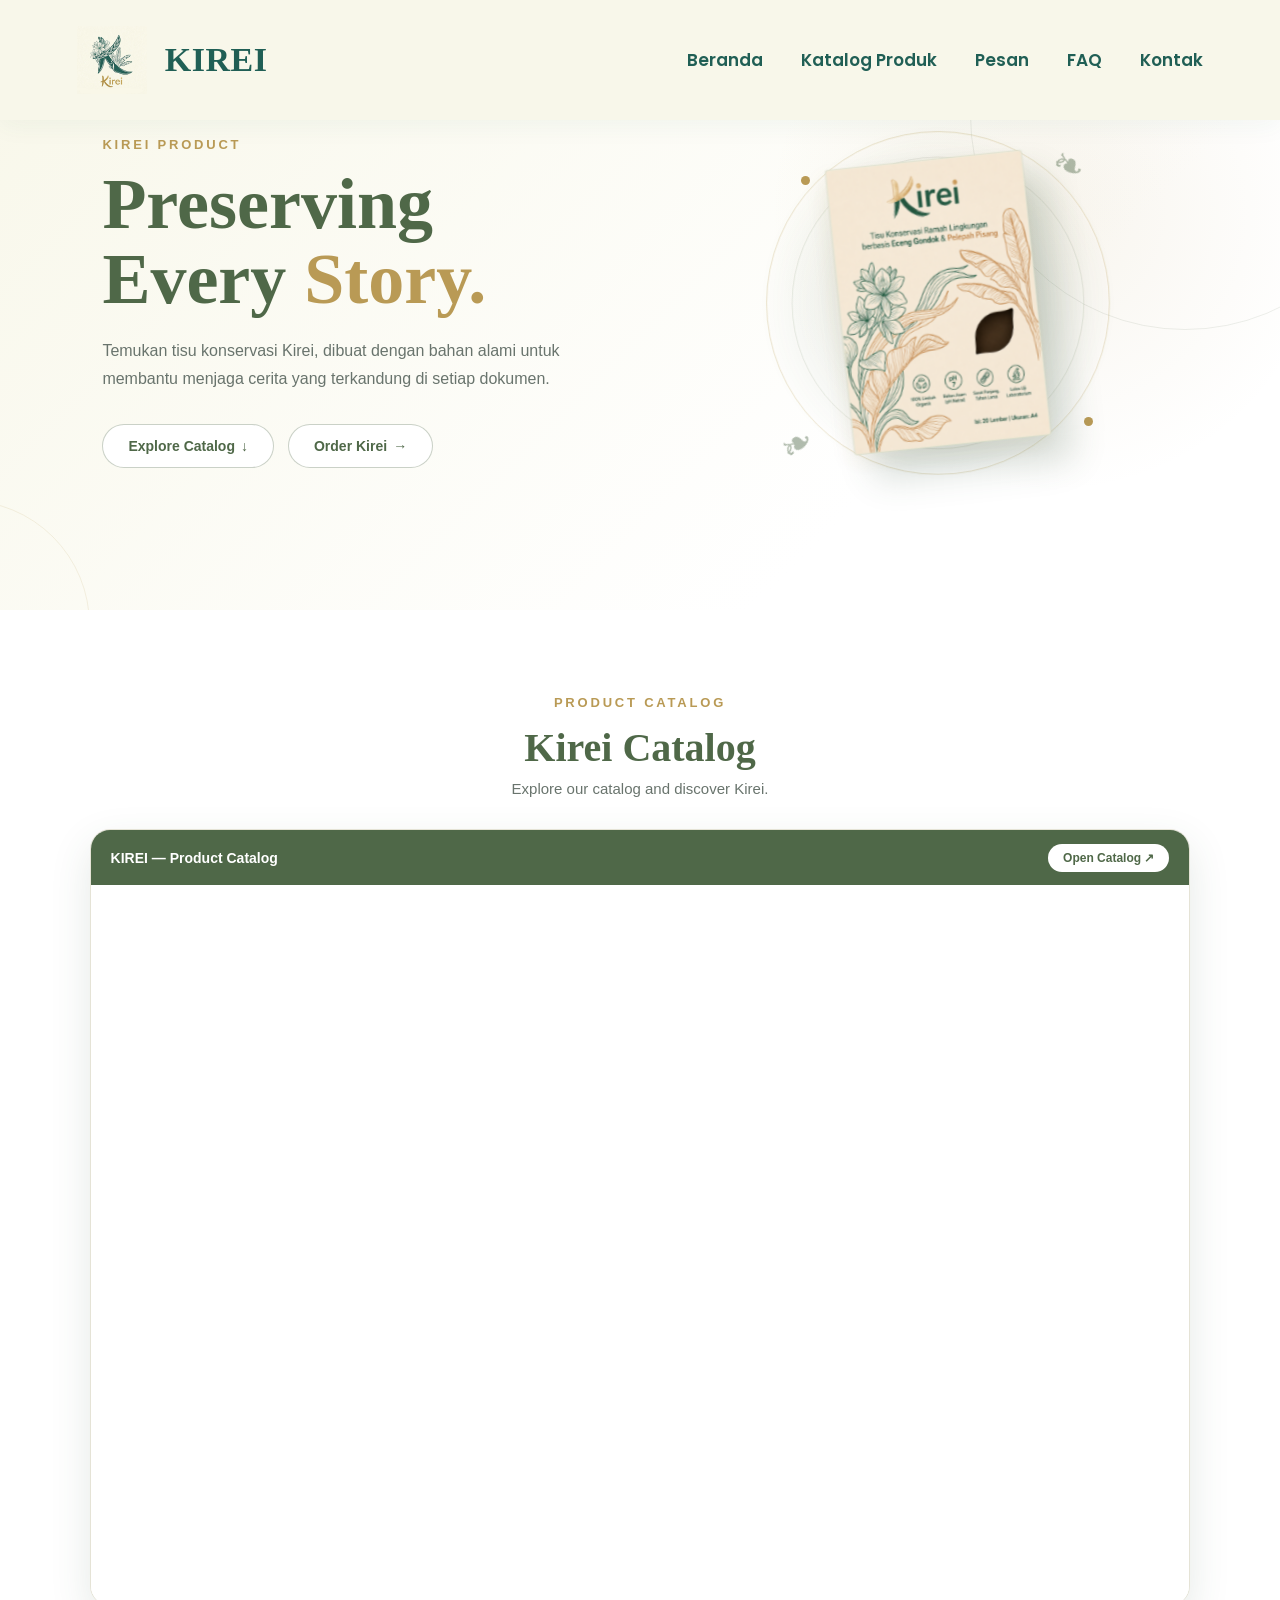
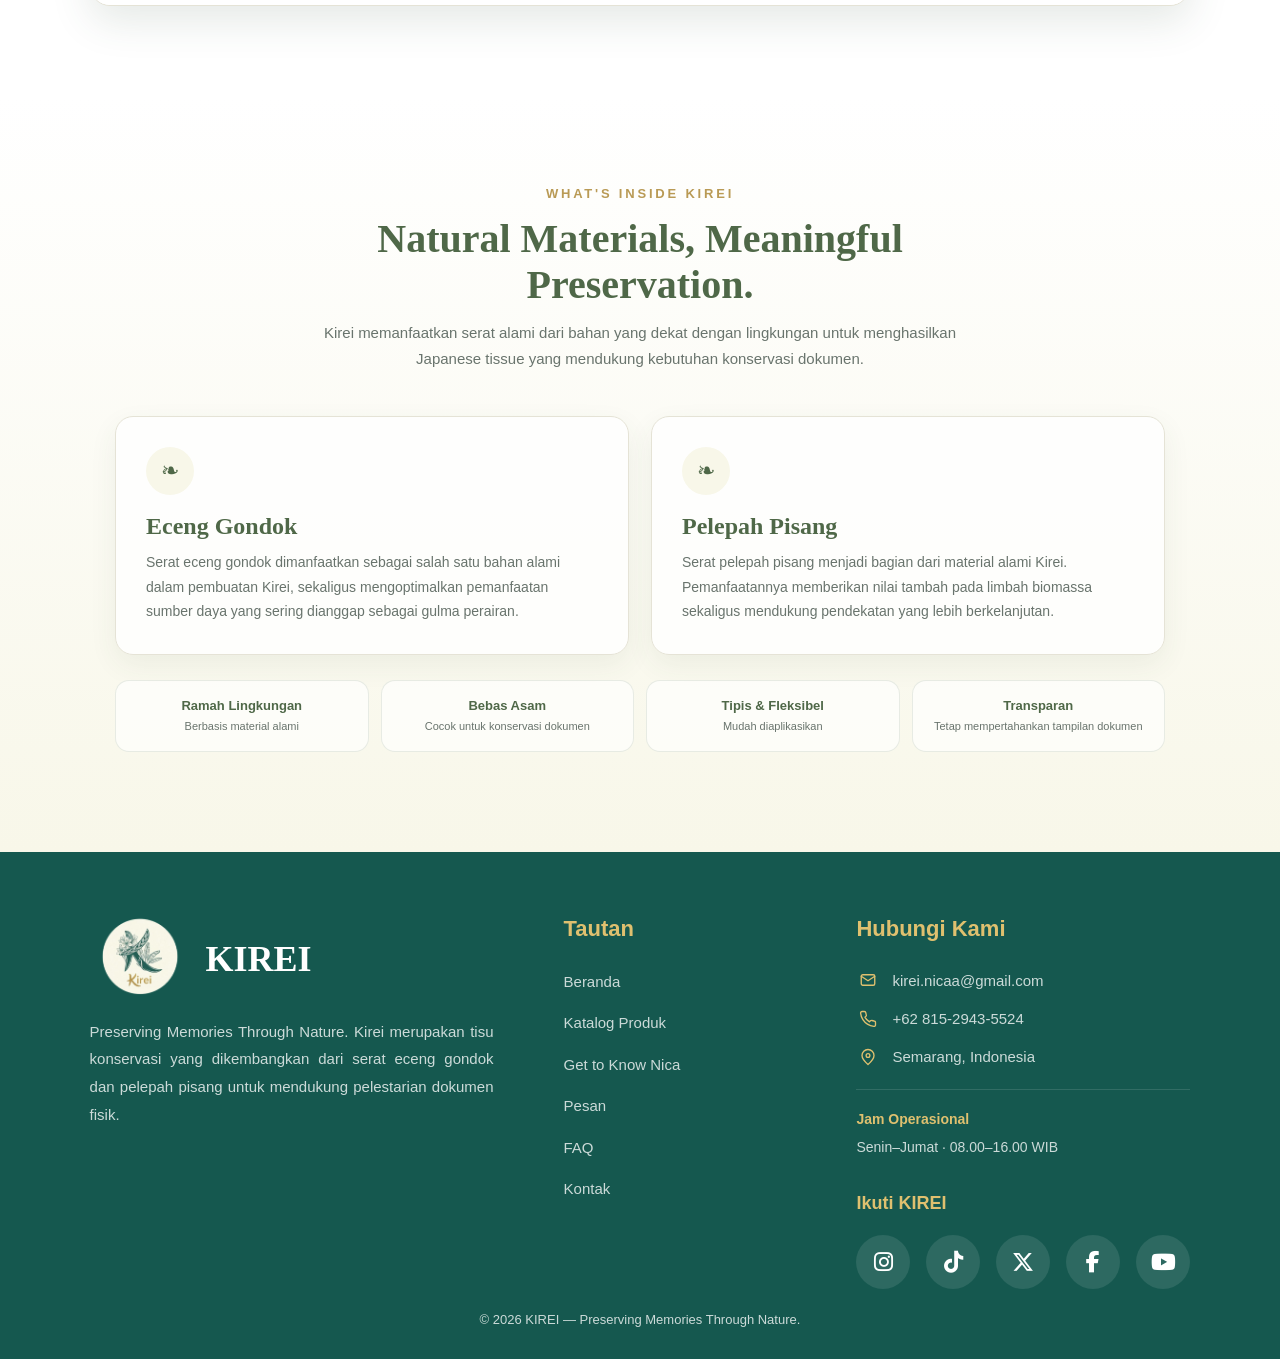
<file: products.html>
<!DOCTYPE html>
<html lang="id">
<head>
	<link
    rel="stylesheet"
    href="https://cdnjs.cloudflare.com/ajax/libs/font-awesome/6.5.2/css/all.min.css"
>
    <meta charset="UTF-8">
    <meta name="viewport" content="width=device-width, initial-scale=1.0">

    <title>KIREI | Preserving Memories Through Nature</title>

    <!-- GOOGLE FONTS -->
    <link rel="preconnect" href="https://fonts.googleapis.com">
    <link rel="preconnect" href="https://fonts.gstatic.com" crossorigin>

<link href="https://fonts.googleapis.com/css2?family=DM+Serif+Display&family=Poppins:wght@300;400;500;600;700&display=swap" rel="stylesheet">

	
	<style>
 :root {
            --cream: #f8f7e9;
            --green: #4f6848;
            --green-dark: #36543d;
            --gold: #b99a55;
            --text: #34463b;
            --muted: #69746d;
            --border: #e5e3d6;
        }

        * {
            margin: 0;
            padding: 0;
            box-sizing: border-box;
        }

        html {
            scroll-behavior: smooth;
        }
       

        body {
            font-family: "DM Sans", sans-serif;
            color: var(--text);
            background: #ffffff;
        }

        a {
            text-decoration: none;
            color: inherit;
        }

        /* =====================================================
           NAVBAR
        ====================================================== */

        header {

            width: 100%;

            height: 120px;

            background: rgba(248, 247, 234, 0.97);

            display: flex;

            justify-content: space-between;

            align-items: center;

            padding: 0 6%;

            position: fixed;

            top: 0;

            left: 0;

            z-index: 1000;

            box-shadow:
                0 5px 25px rgba(32, 95, 85, 0.05);

            backdrop-filter: blur(8px);

        }


        /* =====================================================
           LOGO
        ====================================================== */

        .logo-area {

            display: flex;

            align-items: center;

            gap: 18px;

        }


        .logo {

            width: 70px;

            height: 70px;

            display: flex;

            align-items: center;

            justify-content: center;

        }


        .logo img {

            width: 100%;

            height: 100%;

            object-fit: contain;

        }


        .logo-text h2 {

            font-family: 'Playfair Display', serif;

             color: #205F55;

            font-size: 34px;

            font-weight: 700;

            letter-spacing: 0.5px;

        }


        /* =====================================================
           NAVIGASI
        ====================================================== */

       nav ul {
		list-style: none;
		display: flex;
		align-items: center;
		gap: 38px;
		}


        nav ul li a {

            text-decoration: none;
			font-family: 'Poppins', sans-serif;
            color: #205F55;

            font-size: 17px;

            font-weight: 600;

            position: relative;

            padding: 10px 0;

            transition: 0.3s ease;

        }


        nav ul li a:hover {
			font-family: 'Poppins', sans-serif;
            color: var(--gold);

        }


        nav ul li a::after {
			font-family: 'Poppins', sans-serif;
            content: "";

            position: absolute;

            left: 50%;

            bottom: 0;

            width: 0;

            height: 2px;

            background: var(--gold);

            transform: translateX(-50%);

            transition: 0.3s ease;

        }


        nav ul li a:hover::after,

        nav ul li a.active::after {

            width: 100%;

        }


        nav ul li a.active {

            color: var(--gold);

        }


        /* =========================
           HERO PRODUCT
        ========================= */

        .hero {
            min-height: 610px;

            padding: 75px 8% 80px;

            background:
                radial-gradient(
                    circle at 82% 35%,
                    rgba(185,154,85,0.10),
                    transparent 25%
                ),
                linear-gradient(
                    135deg,
                    var(--cream) 0%,
                    #ffffff 72%
                );

            display: flex;
            align-items: center;

            position: relative;
            overflow: hidden;
        }

        .hero::before {
            content: "";

            position: absolute;

            width: 430px;
            height: 430px;

            border: 1px solid rgba(79,104,72,0.10);

            border-radius: 50%;

            right: -120px;
            top: -100px;
        }

        .hero::after {
            content: "";

            position: absolute;

            width: 250px;
            height: 250px;

            border: 1px solid rgba(185,154,85,0.14);

            border-radius: 50%;

            left: -160px;
            bottom: -140px;
        }

        .hero-inner {
            width: 100%;
            max-width: 1150px;

            margin: 0 auto;

            display: grid;
            grid-template-columns: 1fr 0.9fr;

            gap: 65px;

            align-items: center;

            position: relative;
            z-index: 2;
        }

        .hero-content {
            max-width: 620px;
        }

        .eyebrow {
            color: var(--gold);

            font-size: 13px;
            font-weight: 700;

            letter-spacing: 2.8px;

            text-transform: uppercase;

            margin-bottom: 15px;
        }

        .hero h1 {
            color: var(--green);

            font-family: "Playfair Display", serif;

            font-size: clamp(48px, 6vw, 72px);

            line-height: 1.04;

            margin-bottom: 20px;
        }

        .hero h1 span {
            color: var(--gold);
        }

        .hero-description {
            max-width: 560px;

            color: var(--muted);

            font-size: 16px;

            line-height: 1.8;

            margin-bottom: 30px;
        }

        .hero-buttons {
            display: flex;
            align-items: center;
            gap: 14px;
        }

        .primary-btn,
        .secondary-btn {
            display: inline-flex;
            align-items: center;
            justify-content: center;
            gap: 6px;

            padding: 13px 25px;
            border-radius: 28px;

            font-size: 14px;
            font-weight: 600;

            background: white;
            color: var(--green);
            border: 1px solid rgba(79,104,72,0.30);

            transition:
                background 0.25s ease,
                color 0.25s ease,
                border-color 0.25s ease,
                transform 0.25s ease,
                box-shadow 0.25s ease;
        }

        /* Saat kursor hanya diarahkan: tetap putih */
        .primary-btn:hover,
        .secondary-btn:hover {
            background: white;
            color: var(--green);
            border-color: var(--green);
            transform: translateY(-2px);
            box-shadow: 0 7px 18px rgba(54,84,61,0.10);
        }

        /* Saat benar-benar ditekan/diklik: berubah hijau */
        .primary-btn:active,
        .secondary-btn:active {
            background: var(--green);
            color: white;
            border-color: var(--green);
            transform: translateY(0);
            box-shadow: 0 5px 14px rgba(54,84,61,0.18);
        }

        /* Jangan membuat tombol tetap hijau setelah klik selesai */
        .primary-btn:focus,
        .secondary-btn:focus {
            outline: none;
            background: white;
            color: var(--green);
        }

        .primary-btn:focus-visible,
        .secondary-btn:focus-visible {
            outline: 2px solid var(--gold);
            outline-offset: 3px;
        }

        .btn-arrow {
            display: inline-block;
            transition: transform 0.25s ease;
        }

        .primary-btn:hover .btn-arrow,
        .secondary-btn:hover .btn-arrow {
            transform: translate(3px, -2px);
        }


        /* =========================
           HERO VISUAL
        ========================= */

        .hero-visual {
            min-height: 430px;

            display: flex;
            align-items: center;
            justify-content: center;

            position: relative;

            perspective: 1100px;
        }

        .cover-stage {
            width: 370px;
            height: 410px;

            position: relative;

            display: flex;
            align-items: center;
            justify-content: center;

            transform-style: preserve-3d;

            transition: transform 0.15s ease-out;
        }

        .cover-glow {
            position: absolute;

            width: 350px;
            height: 350px;

            border-radius: 50%;

            background:
                radial-gradient(
                    circle,
                    rgba(185,154,85,0.16) 0%,
                    rgba(79,104,72,0.08) 42%,
                    transparent 72%
                );

            filter: blur(2px);

            animation: breathe 4s ease-in-out infinite;
        }

        .cover-ring {
            position: absolute;

            width: 350px;
            height: 350px;

            border: 1px solid rgba(185,154,85,0.28);

            border-radius: 50%;

            transform: translateZ(-20px);

            animation: slowSpin 18s linear infinite;
        }

        .cover-ring::before {
            content: "";

            position: absolute;

            inset: 25px;

            border: 1px solid rgba(79,104,72,0.12);

            border-radius: 50%;
        }

        .cover-card {
            width: 190px;
            height: 275px;

            position: relative;

            transform: translateZ(45px) rotate(-6deg);

            transition:
                transform 0.35s ease,
                box-shadow 0.35s ease;

            border-radius: 3px;

            overflow: hidden;

            background: #f4f1df;

            box-shadow:
                18px 25px 35px rgba(54,84,61,0.20),
                -5px 8px 18px rgba(185,154,85,0.08);

            border: 1px solid rgba(54,84,61,0.12);
        }

        .cover-card:hover {
            transform: translateZ(65px) rotate(-2deg) scale(1.035);

            box-shadow:
                25px 32px 45px rgba(54,84,61,0.24),
                -5px 8px 20px rgba(185,154,85,0.12);
        }

        .cover-card::after {
            content: "";

            position: absolute;

            inset: 0;

            background:
                linear-gradient(
                    110deg,
                    transparent 30%,
                    rgba(255,255,255,0.35) 45%,
                    transparent 60%
                );

            transform: translateX(-120%);

            transition: transform 0.7s ease;

            pointer-events: none;
        }

        .cover-card:hover::after {
            transform: translateX(120%);
        }

        /*
           GANTI "cover-kirei.png" dengan nama file
           cover katalog yang kamu punya.
        */
        .cover-image {
            width: 100%;
            height: 100%;

            display: block;

            object-fit: contain;

            position: relative;
            z-index: 2;
        }

        .cover-fallback {
            position: absolute;

            inset: 0;

            display: flex;
            align-items: center;
            justify-content: center;

            flex-direction: column;

            color: var(--green);

            background:
                linear-gradient(
                    135deg,
                    #fffef7,
                    #f0eddc
                );

            z-index: 1;
        }

        .cover-fallback .fallback-name {
            font-family: "Playfair Display", serif;

            font-size: 38px;

            margin-bottom: 8px;
        }

        .cover-fallback .fallback-small {
            color: var(--gold);

            font-size: 8px;

            letter-spacing: 2px;

            text-transform: uppercase;
        }

        .floating-leaf {
            position: absolute;

            color: var(--green);

            opacity: 0.45;

            font-size: 38px;

            z-index: 5;

            pointer-events: none;
        }

        .floating-leaf.one {
            top: 45px;
            right: 38px;

            transform: rotate(25deg);

            animation: floatOne 4s ease-in-out infinite;
        }

        .floating-leaf.two {
            bottom: 42px;
            left: 28px;

            transform: rotate(-35deg);

            animation: floatTwo 4.5s ease-in-out infinite;
        }

        .gold-dot {
            position: absolute;

            width: 9px;
            height: 9px;

            background: var(--gold);

            border-radius: 50%;

            z-index: 5;
        }

        .gold-dot.one {
            top: 78px;
            left: 48px;

            animation: pulseDot 2.5s ease-in-out infinite;
        }

        .gold-dot.two {
            right: 30px;
            bottom: 82px;

            animation: pulseDot 2.5s 0.8s ease-in-out infinite;
        }

        @keyframes breathe {
            0%, 100% {
                transform: scale(0.96);
                opacity: 0.75;
            }

            50% {
                transform: scale(1.04);
                opacity: 1;
            }
        }

        @keyframes slowSpin {
            from {
                transform: translateZ(-20px) rotate(0deg);
            }

            to {
                transform: translateZ(-20px) rotate(360deg);
            }
        }

        @keyframes floatOne {
            0%, 100% {
                transform: translateY(0) rotate(25deg);
            }

            50% {
                transform: translateY(-10px) rotate(32deg);
            }
        }

        @keyframes floatTwo {
            0%, 100% {
                transform: translateY(0) rotate(-35deg);
            }

            50% {
                transform: translateY(8px) rotate(-25deg);
            }
        }

        @keyframes pulseDot {
            0%, 100% {
                transform: scale(1);
                opacity: 0.55;
            }

            50% {
                transform: scale(1.5);
                opacity: 1;
            }
        }

        /* =========================
           CATALOG SECTION
        ========================= */

        .catalog-section {
            padding: 85px 7% 90px;

            background: #ffffff;
        }

        .catalog-title {
            text-align: center;

            margin-bottom: 32px;
        }

        .catalog-title h2 {
            color: var(--green);

            font-family: "Playfair Display", serif;

            font-size: 40px;

            line-height: 1.15;

            margin-bottom: 9px;
        }

        .catalog-title p {
            color: var(--muted);

            font-size: 15px;
        }

        .catalog-wrapper {
            width: 100%;
            max-width: 1150px;

            margin: 0 auto;

            background: white;

            border-radius: 20px;

            overflow: hidden;

            box-shadow:
                0 15px 40px rgba(54,84,61,0.13);

            border: 1px solid var(--border);
        }

        .catalog-bar {
            height: 55px;

            padding: 0 20px;

            background: var(--green);

            color: white;

            display: flex;

            align-items: center;

            justify-content: space-between;
        }

        .catalog-name {
            font-size: 14px;
            font-weight: 600;
        }

        .catalog-link {
            background: white;

            color: var(--green);

            padding: 7px 15px;

            border-radius: 20px;

            font-size: 12px;

            font-weight: 600;

            transition: 0.25s;
        }

        .catalog-link:hover {
            background: var(--cream);
        }

        .catalog-frame {
            width: 100%;

            height: 720px;

            border: none;

            display: block;

            background: white;
        }


        /* =========================
           KANDUNGAN & MATERIAL
        ========================= */

        .materials-section {
            padding: 90px 7% 100px;
            background:
                linear-gradient(
                    180deg,
                    #ffffff 0%,
                    var(--cream) 100%
                );
        }

        .materials-title {
            text-align: center;
            max-width: 700px;
            margin: 0 auto 45px;
        }

        .materials-title h2 {
            color: var(--green);
            font-family: "Playfair Display", serif;
            font-size: 40px;
            line-height: 1.15;
            margin-bottom: 12px;
        }

        .materials-title p {
            color: var(--muted);
            font-size: 15px;
            line-height: 1.7;
        }

        .materials-grid {
            width: 100%;
            max-width: 1050px;
            margin: 0 auto;

            display: grid;
            grid-template-columns: repeat(2, 1fr);
            gap: 22px;
        }

        .material-card {
            background: rgba(255,255,255,0.82);
            border: 1px solid var(--border);
            border-radius: 18px;
            padding: 30px;

            box-shadow: 0 10px 28px rgba(54,84,61,0.07);

            transition: 0.25s ease;
        }

        .material-card:hover {
            transform: translateY(-4px);
            box-shadow: 0 16px 35px rgba(54,84,61,0.11);
        }

        .material-icon {
            width: 48px;
            height: 48px;

            display: flex;
            align-items: center;
            justify-content: center;

            border-radius: 50%;
            background: var(--cream);

            color: var(--green);
            font-size: 22px;

            margin-bottom: 18px;
        }

        .material-card h3 {
            color: var(--green);
            font-family: "Playfair Display", serif;
            font-size: 24px;
            margin-bottom: 10px;
        }

        .material-card p {
            color: var(--muted);
            font-size: 14px;
            line-height: 1.75;
        }

        .features {
            width: 100%;
            max-width: 1050px;
            margin: 25px auto 0;

            display: grid;
            grid-template-columns: repeat(4, 1fr);
            gap: 12px;
        }

        .feature {
            text-align: center;
            padding: 17px 10px;

            background: rgba(255,255,255,0.65);
            border: 1px solid rgba(79,104,72,0.12);
            border-radius: 14px;
        }

        .feature strong {
            display: block;
            color: var(--green);
            font-size: 13px;
            margin-bottom: 3px;
        }

        .feature span {
            color: var(--muted);
            font-size: 11px;
        }



        /* =========================
           FOOTER
        ========================= */

        footer {
            background: var(--green-dark);

            color: rgba(255,255,255,0.82);

            text-align: center;

            padding: 30px 8%;

            font-size: 13px;

            line-height: 1.7;
        }

        footer strong {
            color: white;
        }



        /* =========================
           SCROLL REVEAL
        ========================= */

        .reveal {
            opacity: 0;
            transform: translateY(25px);
            transition:
                opacity 0.7s ease,
                transform 0.7s ease;
        }

        .reveal.show {
            opacity: 1;
            transform: translateY(0);
        }
		
		

        /* =========================
           RESPONSIVE
        ========================= */

        @media (max-width: 900px) {

            .materials-grid {
                grid-template-columns: 1fr;
            }

            .features {
                grid-template-columns: repeat(2, 1fr);
            }


            .navbar {
                padding: 0 5%;
            }

            .nav-links {
                gap: 15px;
                font-size: 13px;
            }

            .hero {
                padding-top: 65px;
                padding-bottom: 65px;
            }

            .hero-inner {
                grid-template-columns: 1fr;
                text-align: center;
            }

            .hero-content {
                margin: 0 auto;
            }

            .hero-description {
                margin-left: auto;
                margin-right: auto;
            }

            .hero-buttons {
                justify-content: center;
            }

            .hero-visual {
                min-height: 340px;
            }

            .visual-circle {
                width: 310px;
                height: 310px;
            }

            .visual-circle::before {
                width: 255px;
                height: 255px;
            }

            .catalog-frame {
                height: 600px;
            }
        }

        @media (max-width: 600px) {

            .materials-section {
                padding: 65px 4% 70px;
            }

            .materials-title h2 {
                font-size: 34px;
            }

            .materials-title p {
                font-size: 13px;
            }

            .material-card {
                padding: 25px;
            }

            .features {
                grid-template-columns: 1fr 1fr;
            }


            .navbar {
                min-height: 72px;
                height: auto;
                gap: 10px;
            }

            .brand {
                font-size: 21px;
            }

            .brand-logo {
                width: 36px;
                height: 36px;
            }

            .nav-links {
                gap: 8px;
                font-size: 10px;
            }

            .order-btn {
                padding: 9px 0 !important;
            }

            .hero {
                padding: 55px 5% 50px;
            }

            .hero h1 {
                font-size: 45px;
            }

            .hero-description {
                font-size: 14px;
            }

            .hero-buttons {
                flex-direction: column;
            }

            .primary-btn,
            .secondary-btn {
                width: 100%;
                max-width: 240px;
                text-align: center;
            }

            .hero-visual {
                min-height: 330px;
            }

            .cover-stage {
                width: 300px;
                height: 330px;
            }

            .cover-ring,
            .cover-glow {
                width: 285px;
                height: 285px;
            }

            .cover-card {
                width: 170px;
                height: 240px;
            }

            .visual-circle {
                width: 270px;
                height: 270px;
            }

            .visual-circle::before {
                width: 220px;
                height: 220px;
            }

            .tissue-paper {
                width: 150px;
                height: 195px;
            }

            .paper-label {
                font-size: 28px;
            }

            .catalog-section {
                padding: 65px 4% 65px;
            }

            .catalog-title h2 {
                font-size: 34px;
            }

            .catalog-title p {
                font-size: 13px;
            }

            .catalog-bar {
                padding: 0 13px;
            }

            .catalog-name {
                font-size: 11px;
            }

            .catalog-link {
                padding: 6px 10px;
                font-size: 10px;
            }

            .catalog-frame {
                height: 560px;
            }
        }

    

        /* ===== EXTRA INTERACTION ===== */
        .primary-btn, .secondary-btn { position: relative; overflow: hidden; transition: transform .3s ease, box-shadow .3s ease, background .3s ease; }
        .primary-btn:hover { transform: translateY(-4px) scale(1.02); box-shadow: 0 15px 30px rgba(54,84,61,.25); }
        .secondary-btn:hover { transform: translateY(-4px) scale(1.02); box-shadow: 0 12px 24px rgba(54,84,61,.12); }
        .primary-btn span:last-child, .secondary-btn span:last-child { transition: transform .3s ease; display:inline-block; }
        .primary-btn:hover span:last-child { transform: translateY(4px); }
        .secondary-btn:hover span:last-child { transform: translateX(5px); }

        .material-card { position:relative; cursor:pointer; overflow:hidden; transition:transform .3s ease, box-shadow .3s ease, border-color .3s ease; }
        .material-card:hover { transform:translateY(-8px); box-shadow:0 18px 38px rgba(54,84,61,.14); border-color:rgba(185,154,85,.45); }
        .material-card .material-icon { transition:.35s ease; }
        .material-card:hover .material-icon { background:var(--green); color:white; transform:rotate(-8deg) scale(1.08); }
        .feature { position:relative; cursor:pointer; transition:transform .3s ease, box-shadow .3s ease, background .3s ease; }
        .feature:hover { transform:translateY(-7px); background:#fff; box-shadow:0 14px 28px rgba(54,84,61,.12); }

        /* ===== FOOTER ===== */
        .site-footer { background:#15584f; color:rgba(255,255,255,.78); padding:58px 7% 28px; text-align:left; }
        .footer-grid { max-width:1200px; margin:0 auto; display:grid; grid-template-columns:1.45fr .8fr 1fr; gap:70px; }
		
    .footer-brand {
    display: flex;
    align-items: center;
    gap: 16px;
    margin-bottom: 8px;
}

.footer-description {
    max-width: 560px;
    font-size: 15px;
    line-height: 1.85;
    text-align: justify;
}
		
        .footer-logo {
    width: 100px;
    height: 100px;

    display: flex;
    align-items: center;
    justify-content: center;
    overflow: visible;
}

.footer-logo img {
    width: 120px;
    height: 120px;
    object-fit: contain;
}

      .footer-brand-name {
    color: white;
    font-family: 'Playfair Display', serif;
    font-size: 36px;
    font-weight: 700;
}

        .footer-description { max-width:520px; font-size:15px; line-height:1.85; }
        .footer-heading { color:#dfc06f; font-size:22px; font-weight:700; margin-bottom:22px; }
		
        .footer-links { display:flex; flex-direction:column; gap:16px; }
        .footer-links a { width:max-content; color:rgba(255,255,255,.78); font-size:15px; transition:.25s ease; }
        .footer-links a:hover { color:white; transform:translateX(6px); }
		.contact-item a {
    color: rgba(255,255,255,.78);
    transition: .25s ease;
}

.contact-item a:hover {
    color: white;
    transform: translateX(6px);
}
		
        .contact-list { display:flex; flex-direction:column; gap:15px; }
        .contact-item { display:flex; align-items:flex-start; gap:13px; font-size:15px; line-height:1.55; }
        .contact-icon {
            width:23px;
            flex:0 0 23px;
            color:#dfc06f;
            display:flex;
            align-items:center;
            justify-content:center;
            padding-top:2px;
        }

        .contact-icon svg {
            display:block;
        }
        .hours { margin-top:20px; padding-top:18px; border-top:1px solid rgba(255,255,255,.12); }
        .hours strong { display:block; color:#dfc06f; font-size:14px; margin-bottom:5px; }
        .hours span { font-size:14px; }
		
		
		/* =========================
   IKUTI KIREI
========================= */

.social-title {
    margin-top: 28px;
    margin-bottom: 16px;

    color: #dfc06f;
    font-size: 18px;
    font-weight: 700;
}


/* =========================
   SOCIAL MEDIA
========================= */

.social-links {
    display: flex;
    align-items: center;
    gap: 16px;
    margin-top: 0;
}

.social-links a {
    width: 54px;
    height: 54px;
    flex: 0 0 54px;

    border-radius: 50%;

    display: flex;
    align-items: center;
    justify-content: center;

    color: white;
    background: rgba(255,255,255,0.10);

    font-size: 22px;
    font-weight: 700;

    text-decoration: none;

    transition:
        background 0.3s ease,
        color 0.3s ease,
        transform 0.3s ease,
        box-shadow 0.3s ease;
}

.social-links a:hover {
    background: #dfc06f;
    color: #15584f;

    transform: translateY(-5px);

    box-shadow: 0 8px 18px rgba(0,0,0,0.15);
}
		    /* =====================================================
           TABLET
        ====================================================== */

        @media (max-width: 900px) {

            header {

                height: 95px;

                padding: 0 5%;

            }


            .logo {

                width: 55px;

                height: 55px;

            }


            .logo-text h2 {

                font-size: 27px;

            }


            nav ul {

                gap: 22px;

            }


            nav ul li a {

                font-size: 14px;

            }


            .contact-grid {

                grid-template-columns: 1fr;

            }


            .whatsapp-card {

                grid-column: span 1;

            }


            .footer-container {

                grid-template-columns:
                    1fr 1fr;

            }

        }


        /* =====================================================
           MOBILE
        ====================================================== */

        @media (max-width: 650px) {

            header {

                height: auto;

                padding: 15px 5%;

                flex-direction: row;

                gap: 15px;

            }


            nav ul {

                gap: 18px;

                flex-wrap: wrap;

                justify-content: center;

            }


            /* Hero mobile */

            .contact-hero {

                height: 300px;

                padding:
                    145px 7% 40px;

            }


            .hero-content h1 {

                font-size: 42px;

            }


            .hero-content p {

                font-size: 13px;

                max-width: 450px;

            }


            /* Section */

            .contact-section {

                padding:
                    70px 6% 100px;

            }


            .section-header h2 {

                font-size: 40px;

            }


            .section-header p {

                font-size: 14px;

            }


            /* Contact card */

            .contact-card {

                padding: 23px;

                gap: 15px;

            }


            .contact-icon {

                width: 52px;

                height: 52px;

                min-width: 52px;

                font-size: 21px;

            }


            .contact-info h3 {

                font-size: 20px;

            }


            .contact-info p {

                font-size: 12px;

            }


            .contact-arrow {

                display: none;

            }


            /* Nica */

            .nica-floating {

                right: 10px;

                bottom: 10px;

                width: 90px;

            }


            .nica-floating-img {

                width: 70px;

            }


            .nica-bubble {

                width: 140px;

                font-size: 9px;

                padding: 8px 10px;

                margin-right: 0;

            }


            /* Footer */

            .footer-container {

                grid-template-columns: 1fr;

                gap: 40px;

            }

        }
		
		/* =====================================================
   GLOBAL RESPONSIVE FIX
   HEADER + FOOTER
===================================================== */

*,
*::before,
*::after {
    box-sizing: border-box;
}

html {
    width: 100%;
    overflow-x: hidden;
}

body {
    width: 100%;
    max-width: 100%;
    margin: 0;
    overflow-x: hidden;
}


/* =====================================================
   HEADER — DESKTOP
===================================================== */

.navbar {
    width: 100%;
    max-width: 100%;
    padding-left: 7%;
    padding-right: 7%;
}

.brand {
    flex-shrink: 0;
}

.brand-logo {
    flex-shrink: 0;
}

.nav-links {
    display: flex;
    align-items: center;
    justify-content: flex-end;
    gap: 25px;
    flex-wrap: nowrap;
    min-width: 0;
}

.nav-links a {
    white-space: nowrap;
}


/* =====================================================
   HEADER — TABLET
===================================================== */

@media (max-width: 900px) {

    .navbar {
        padding-left: 5%;
        padding-right: 5%;
    }

    .nav-links {
        gap: 15px;
        font-size: 12px;
        flex-wrap: nowrap;
    }

}


/* =====================================================
   HEADER — MOBILE
===================================================== */

@media (max-width: 620px) {

    .navbar {
        width: 100%;
        min-height: 70px;
        height: auto;

        padding: 12px 5%;

        display: flex;
        align-items: center;
        justify-content: space-between;

        gap: 12px;
    }

    .brand {
        flex-shrink: 0;
        font-size: 22px;
    }

    .brand-logo {
        width: 36px;
        height: 36px;
        flex-shrink: 0;
    }

    .nav-links {
        flex: 1;
        min-width: 0;

        display: flex;
        align-items: center;
        justify-content: flex-end;

        gap: 10px;

        flex-wrap: nowrap;

        overflow-x: auto;
        overflow-y: hidden;

        scrollbar-width: none;

        font-size: 10px;
    }

    .nav-links::-webkit-scrollbar {
        display: none;
    }

    .nav-links a {
        flex-shrink: 0;
        white-space: nowrap;
    }
}


/* =====================================================
   FOOTER — GENERAL FIX
===================================================== */

.site-footer {
    width: 100%;
    max-width: 100%;
    overflow: hidden;
}

.footer-grid {
    width: 100%;
    max-width: 1200px;
}

.footer-brand,
.footer-description,
.footer-links,
.contact-list {
    min-width: 0;
}

.footer-description {
    overflow-wrap: break-word;
    word-break: normal;
}

.contact-item {
    min-width: 0;
}

.contact-item span,
.contact-item a {
    overflow-wrap: anywhere;
}


/* =====================================================
   FOOTER — TABLET
===================================================== */

@media (max-width: 900px) {

    .site-footer {
        padding-left: 5%;
        padding-right: 5%;
    }

    .footer-grid {
        grid-template-columns: 1fr 1fr;
        gap: 40px;
    }

    .footer-grid > :first-child {
        grid-column: 1 / -1;
    }

}


/* =====================================================
   FOOTER — MOBILE
===================================================== */

@media (max-width: 620px) {

    .site-footer {
        width: 100%;
        padding: 50px 5% 28px;
        text-align: left;
    }

    .footer-grid {
        width: 100%;
        grid-template-columns: 1fr;
        gap: 35px;
    }

    .footer-grid > :first-child {
        grid-column: auto;
    }

    .footer-brand {
        display: flex;
        align-items: center;
        gap: 12px;
    }

    .footer-logo {
        width: 70px;
        height: 70px;
        flex-shrink: 0;
    }

    .footer-logo img {
        width: 85px;
        height: 85px;
    }

    .footer-brand-name {
        font-size: 30px;
    }

    .footer-description {
        max-width: 100%;
        font-size: 13px;
        line-height: 1.7;
        text-align: left;
    }

    .footer-heading {
        font-size: 19px;
        margin-bottom: 16px;
    }

    .footer-links {
        gap: 12px;
    }

    .footer-links a {
        max-width: 100%;
        font-size: 14px;
    }

    .contact-list {
        gap: 13px;
    }

    .contact-item {
        font-size: 13px;
        gap: 10px;
    }

    .contact-icon {
        width: 21px;
        flex: 0 0 21px;
    }

    .hours {
        margin-top: 18px;
        padding-top: 16px;
    }

    .hours strong {
        font-size: 13px;
    }

    .hours span {
        font-size: 13px;
    }

    .social-title {
        font-size: 17px;
        margin-top: 24px;
        margin-bottom: 13px;
    }

    .social-links {
        gap: 11px;
        flex-wrap: wrap;
    }

    .social-links a {
        width: 46px;
        height: 46px;
        flex: 0 0 46px;
        font-size: 18px;
    }

    .footer-bottom {
        margin-top: 35px;
        padding-top: 22px;
        font-size: 11px;
        line-height: 1.6;
    }
}
	/* =====================================================
   FINAL RESPONSIVE FIX — CONTACT PAGE
===================================================== */

/* ---------- HEADER ---------- */

header {
    width: 100%;
    max-width: 100%;
    overflow: hidden;
}

.logo-area {
    min-width: 0;
    flex-shrink: 0;
}

.logo-text {
    min-width: 0;
}

nav {
    min-width: 0;
}

nav ul {
    min-width: 0;
}

nav ul li {
    flex-shrink: 0;
}


/* ---------- TABLET ---------- */

@media (max-width: 900px) {

    header {
        padding: 0 4%;
        height: 90px;
        gap: 20px;
    }

    .logo-area {
        gap: 10px;
    }

    .logo {
        width: 50px;
        height: 50px;
    }

    .logo-text h2 {
        font-size: 25px;
    }

    nav {
        flex: 1;
        min-width: 0;
    }

    nav ul {
        justify-content: flex-end;
        gap: 14px;
        overflow-x: auto;
        scrollbar-width: none;
    }

    nav ul::-webkit-scrollbar {
        display: none;
    }

    nav ul li a {
        font-size: 12px;
        white-space: nowrap;
    }
}


/* ---------- MOBILE ---------- */

@media (max-width: 650px) {

    header {
        width: 100%;
        height: auto;
        min-height: 72px;

        padding: 10px 5%;

        display: flex;
        flex-direction: row;
        align-items: center;
        justify-content: space-between;

        gap: 10px;
    }

    .logo-area {
        gap: 7px;
        flex-shrink: 0;
    }

    .logo {
        width: 40px;
        height: 40px;
    }

    .logo-text h2 {
        font-size: 22px;
    }

    nav {
        flex: 1;
        min-width: 0;
        overflow: hidden;
    }

    nav ul {
        width: 100%;

        display: flex;
        justify-content: flex-start;

        gap: 14px;

        flex-wrap: nowrap;

        overflow-x: auto;
        overflow-y: hidden;

        scrollbar-width: none;

        padding-bottom: 2px;
    }

    nav ul::-webkit-scrollbar {
        display: none;
    }

    nav ul li {
        flex-shrink: 0;
    }

    nav ul li a {
        font-size: 10px;
        white-space: nowrap;
        padding: 6px 0;
    }


    /* ---------- HERO ---------- */

    .contact-hero {
        height: auto;
        min-height: 300px;

        padding: 65px 7% 55px;
    }

    .hero-label {
        font-size: 11px;
        letter-spacing: 3px;
    }

    .hero-content h1 {
        font-size: clamp(38px, 11vw, 48px);
        line-height: 1.05;
    }

    .hero-content p {
        font-size: 12px;
        line-height: 1.7;
    }


    /* ---------- CONTACT SECTION ---------- */

    .contact-section {
        padding: 45px 6% 80px;
    }

    .contact-grid {
        width: 100%;
        grid-template-columns: 1fr;
        gap: 15px;
    }

    .contact-card {
        width: 100%;
        min-width: 0;

        padding: 19px;

        gap: 13px;

        border-radius: 20px;
    }

    .contact-icon {
        width: 48px;
        height: 48px;
        min-width: 48px;

        font-size: 20px;
    }

    .contact-info {
        min-width: 0;
    }

    .contact-info h3 {
        font-size: 19px;
    }

    .contact-info p {
        font-size: 11px;
        overflow-wrap: anywhere;
    }

    .contact-arrow {
        display: none;
    }

    .whatsapp-card {
        grid-column: auto;
    }


    /* ---------- CONTACT NOTE ---------- */

    .contact-note {
        margin-top: 40px;
        padding: 25px 20px;
        border-radius: 20px;
    }

    .contact-note i {
        font-size: 25px;
    }

    .contact-note h3 {
        font-size: 22px;
    }

    .contact-note p {
        font-size: 12px;
        line-height: 1.7;
    }


    /* ---------- FOOTER ---------- */

    .site-footer {
        width: 100%;
        padding: 45px 6% 25px;
        overflow: hidden;
    }

    .footer-grid {
        width: 100%;
        max-width: 100%;

        grid-template-columns: 1fr;

        gap: 32px;
    }

    .footer-grid > div {
        min-width: 0;
        width: 100%;
    }

    .footer-brand {
        gap: 10px;
    }

    .footer-logo {
        width: 65px;
        height: 65px;
        flex-shrink: 0;
    }

    .footer-logo img {
        width: 78px;
        height: 78px;
    }

    .footer-brand-name {
        font-size: 28px;
    }

    .footer-description {
        width: 100%;
        max-width: 100%;

        font-size: 12px;
        line-height: 1.7;

        overflow-wrap: break-word;
    }

    .footer-heading {
        font-size: 18px;
        margin-bottom: 14px;
    }

    .footer-links {
        gap: 11px;
    }

    .footer-links a {
        font-size: 13px;
        max-width: 100%;
        white-space: normal;
    }

    .contact-list {
        width: 100%;
        gap: 12px;
    }

    .site-footer .contact-item {
        width: 100%;
        min-width: 0;

        gap: 9px;

        font-size: 12px;
    }

    .site-footer .contact-item a,
    .site-footer .contact-item > span:last-child {
        min-width: 0;
        overflow-wrap: anywhere;
    }

    .site-footer .contact-icon {
        width: 20px;
        min-width: 20px;
        flex: 0 0 20px;
    }

    .hours {
        margin-top: 17px;
        padding-top: 15px;
    }

    .hours strong {
        font-size: 12px;
    }

    .hours span {
        font-size: 12px;
    }

    .social-title {
        font-size: 16px;
        margin-top: 22px;
        margin-bottom: 12px;
    }

    .social-links {
        gap: 9px;
        flex-wrap: wrap;
    }

    .social-links a {
        width: 42px;
        height: 42px;
        flex: 0 0 42px;
        font-size: 17px;
    }

			.footer-bottom {
    margin-top: 30px;
    padding-top: 20px;

    font-size: 10px;
    line-height: 1.6;

    text-align: center;
    width: 100%;
}
		    /* =====================================================
           TABLET
        ====================================================== */

        @media (max-width: 900px) {

            header {

                height: 95px;

                padding: 0 5%;

            }


            .logo {

                width: 55px;

                height: 55px;

            }


            .logo-text h2 {

                font-size: 27px;

            }


            nav ul {

                gap: 22px;

            }


            nav ul li a {

                font-size: 14px;

            }


            .contact-grid {

                grid-template-columns: 1fr;

            }


            .whatsapp-card {

                grid-column: span 1;

            }


            .footer-container {

                grid-template-columns:
                    1fr 1fr;

            }

        }


        /* =====================================================
           MOBILE
        ====================================================== */

        @media (max-width: 650px) {

            header {

                height: auto;

                padding: 15px 5%;

                flex-direction: row;

                gap: 15px;

            }


            nav ul {

                gap: 18px;

                flex-wrap: wrap;

                justify-content: center;

            }


            /* Hero mobile */

            .contact-hero {

                height: 300px;

                padding:
                    145px 7% 40px;

            }


            .hero-content h1 {

                font-size: 42px;

            }


            .hero-content p {

                font-size: 13px;

                max-width: 450px;

            }


            /* Section */

            .contact-section {

                padding:
                    70px 6% 100px;

            }


            .section-header h2 {

                font-size: 40px;

            }


            .section-header p {

                font-size: 14px;

            }


            /* Contact card */

            .contact-card {

                padding: 23px;

                gap: 15px;

            }


            .contact-icon {

                width: 52px;

                height: 52px;

                min-width: 52px;

                font-size: 21px;

            }


            .contact-info h3 {

                font-size: 20px;

            }


            .contact-info p {

                font-size: 12px;

            }


            .contact-arrow {

                display: none;

            }


            /* Nica */

            .nica-floating {

                right: 10px;

                bottom: 10px;

                width: 90px;

            }


            .nica-floating-img {

                width: 70px;

            }


            .nica-bubble {

                width: 140px;

                font-size: 9px;

                padding: 8px 10px;

                margin-right: 0;

            }


            /* Footer */

            .footer-container {

                grid-template-columns: 1fr;

                gap: 40px;

            }

        }
		
		/* =====================================================
   GLOBAL RESPONSIVE FIX
   HEADER + FOOTER
===================================================== */

*,
*::before,
*::after {
    box-sizing: border-box;
}

html {
    width: 100%;
    overflow-x: hidden;
}

body {
    width: 100%;
    max-width: 100%;
    margin: 0;
    overflow-x: hidden;
}


/* =====================================================
   HEADER — DESKTOP
===================================================== */

.navbar {
    width: 100%;
    max-width: 100%;
    padding-left: 7%;
    padding-right: 7%;
}

.brand {
    flex-shrink: 0;
}

.brand-logo {
    flex-shrink: 0;
}

.nav-links {
    display: flex;
    align-items: center;
    justify-content: flex-end;
    gap: 25px;
    flex-wrap: nowrap;
    min-width: 0;
}

.nav-links a {
    white-space: nowrap;
}


/* =====================================================
   HEADER — TABLET
===================================================== */

@media (max-width: 900px) {

    .navbar {
        padding-left: 5%;
        padding-right: 5%;
    }

    .nav-links {
        gap: 15px;
        font-size: 12px;
        flex-wrap: nowrap;
    }

}


/* =====================================================
   HEADER — MOBILE
===================================================== */

@media (max-width: 620px) {

    .navbar {
        width: 100%;
        min-height: 70px;
        height: auto;

        padding: 12px 5%;

        display: flex;
        align-items: center;
        justify-content: space-between;

        gap: 12px;
    }

    .brand {
        flex-shrink: 0;
        font-size: 22px;
    }

    .brand-logo {
        width: 36px;
        height: 36px;
        flex-shrink: 0;
    }

    .nav-links {
        flex: 1;
        min-width: 0;

        display: flex;
        align-items: center;
        justify-content: flex-end;

        gap: 10px;

        flex-wrap: nowrap;

        overflow-x: auto;
        overflow-y: hidden;

        scrollbar-width: none;

        font-size: 10px;
    }

    .nav-links::-webkit-scrollbar {
        display: none;
    }

    .nav-links a {
        flex-shrink: 0;
        white-space: nowrap;
    }
}


/* =====================================================
   FOOTER — GENERAL FIX
===================================================== */

.site-footer {
    width: 100%;
    max-width: 100%;
    overflow: hidden;
}

.footer-grid {
    width: 100%;
    max-width: 1200px;
}

.footer-brand,
.footer-description,
.footer-links,
.contact-list {
    min-width: 0;
}

.footer-description {
    overflow-wrap: break-word;
    word-break: normal;
}

.contact-item {
    min-width: 0;
}

.contact-item span,
.contact-item a {
    overflow-wrap: anywhere;
}


/* =====================================================
   FOOTER — TABLET
===================================================== */

@media (max-width: 900px) {

    .site-footer {
        padding-left: 5%;
        padding-right: 5%;
    }

    .footer-grid {
        grid-template-columns: 1fr 1fr;
        gap: 40px;
    }

    .footer-grid > :first-child {
        grid-column: 1 / -1;
    }

}


/* =====================================================
   FOOTER — MOBILE
===================================================== */

@media (max-width: 620px) {

    .site-footer {
        width: 100%;
        padding: 50px 5% 28px;
        text-align: left;
    }

    .footer-grid {
        width: 100%;
        grid-template-columns: 1fr;
        gap: 35px;
    }

    .footer-grid > :first-child {
        grid-column: auto;
    }

    .footer-brand {
        display: flex;
        align-items: center;
        gap: 12px;
    }

    .footer-logo {
        width: 70px;
        height: 70px;
        flex-shrink: 0;
    }

    .footer-logo img {
        width: 85px;
        height: 85px;
    }

    .footer-brand-name {
        font-size: 30px;
    }

    .footer-description {
        max-width: 100%;
        font-size: 13px;
        line-height: 1.7;
        text-align: left;
    }

    .footer-heading {
        font-size: 19px;
        margin-bottom: 16px;
    }

    .footer-links {
        gap: 12px;
    }

    .footer-links a {
        max-width: 100%;
        font-size: 14px;
    }

    .contact-list {
        gap: 13px;
    }

    .contact-item {
        font-size: 13px;
        gap: 10px;
    }

    .contact-icon {
        width: 21px;
        flex: 0 0 21px;
    }

    .hours {
        margin-top: 18px;
        padding-top: 16px;
    }

    .hours strong {
        font-size: 13px;
    }

    .hours span {
        font-size: 13px;
    }

    .social-title {
        font-size: 17px;
        margin-top: 24px;
        margin-bottom: 13px;
    }

    .social-links {
        gap: 11px;
        flex-wrap: wrap;
    }

    .social-links a {
        width: 46px;
        height: 46px;
        flex: 0 0 46px;
        font-size: 18px;
    }
/* =========================================
   GARIS DI ATAS COPYRIGHT FOOTER
   ========================================= */

.site-footer .footer-bottom {
    position: relative !important;

    width: 100% !important;

    margin-top: 30px !important;
    padding-top: 25px !important;

    text-align: center !important;

    display: flex !important;
    justify-content: center !important;
    align-items: center !important;

    border: none !important;
}

/* GARIS HORIZONTAL */
.site-footer .footer-bottom::before {
    content: "" !important;

    position: absolute !important;

    top: 0 !important;
    left: 0 !important;

    width: 100% !important;
    height: 1px !important;

    background-color: rgba(255, 255, 255, 0.15) !important;

    display: block !important;
}
    
}
	/* =====================================================
   FINAL RESPONSIVE FIX — CONTACT PAGE
===================================================== */

/* ---------- HEADER ---------- */

header {
    width: 100%;
    max-width: 100%;
    overflow: hidden;
}

.logo-area {
    min-width: 0;
    flex-shrink: 0;
}

.logo-text {
    min-width: 0;
}

nav {
    min-width: 0;
}

nav ul {
    min-width: 0;
}

nav ul li {
    flex-shrink: 0;
}


/* ---------- TABLET ---------- */

@media (max-width: 900px) {

    header {
        padding: 0 4%;
        height: 90px;
        gap: 20px;
    }

    .logo-area {
        gap: 10px;
    }

    .logo {
        width: 50px;
        height: 50px;
    }

    .logo-text h2 {
        font-size: 25px;
    }

    nav {
        flex: 1;
        min-width: 0;
    }

    nav ul {
        justify-content: flex-end;
        gap: 14px;
        overflow-x: auto;
        scrollbar-width: none;
    }

    nav ul::-webkit-scrollbar {
        display: none;
    }

    nav ul li a {
        font-size: 12px;
        white-space: nowrap;
    }
}


/* ---------- MOBILE ---------- */

@media (max-width: 650px) {

    header {
        width: 100%;
        height: auto;
        min-height: 72px;

        padding: 10px 5%;

        display: flex;
        flex-direction: row;
        align-items: center;
        justify-content: space-between;

        gap: 10px;
    }

    .logo-area {
        gap: 7px;
        flex-shrink: 0;
    }

    .logo {
        width: 40px;
        height: 40px;
    }

    .logo-text h2 {
        font-size: 22px;
    }

    nav {
        flex: 1;
        min-width: 0;
        overflow: hidden;
    }

    nav ul {
        width: 100%;

        display: flex;
        justify-content: flex-start;

        gap: 14px;

        flex-wrap: nowrap;

        overflow-x: auto;
        overflow-y: hidden;

        scrollbar-width: none;

        padding-bottom: 2px;
    }

    nav ul::-webkit-scrollbar {
        display: none;
    }

    nav ul li {
        flex-shrink: 0;
    }

    nav ul li a {
        font-size: 10px;
        white-space: nowrap;
        padding: 6px 0;
    }


    /* ---------- HERO ---------- */

    .contact-hero {
        height: auto;
        min-height: 300px;

        padding: 65px 7% 55px;
    }

    .hero-label {
        font-size: 11px;
        letter-spacing: 3px;
    }

    .hero-content h1 {
        font-size: clamp(38px, 11vw, 48px);
        line-height: 1.05;
    }

    .hero-content p {
        font-size: 12px;
        line-height: 1.7;
    }


    /* ---------- CONTACT SECTION ---------- */

    .contact-section {
        padding: 45px 6% 80px;
    }

    .contact-grid {
        width: 100%;
        grid-template-columns: 1fr;
        gap: 15px;
    }

    .contact-card {
        width: 100%;
        min-width: 0;

        padding: 19px;

        gap: 13px;

        border-radius: 20px;
    }

    .contact-icon {
        width: 48px;
        height: 48px;
        min-width: 48px;

        font-size: 20px;
    }

    .contact-info {
        min-width: 0;
    }

    .contact-info h3 {
        font-size: 19px;
    }

    .contact-info p {
        font-size: 11px;
        overflow-wrap: anywhere;
    }

    .contact-arrow {
        display: none;
    }

    .whatsapp-card {
        grid-column: auto;
    }


    /* ---------- CONTACT NOTE ---------- */

    .contact-note {
        margin-top: 40px;
        padding: 25px 20px;
        border-radius: 20px;
    }

    .contact-note i {
        font-size: 25px;
    }

    .contact-note h3 {
        font-size: 22px;
    }

    .contact-note p {
        font-size: 12px;
        line-height: 1.7;
    }


    /* ---------- FOOTER ---------- */

    .site-footer {
        width: 100%;
        padding: 45px 6% 25px;
        overflow: hidden;
    }

    .footer-grid {
        width: 100%;
        max-width: 100%;

        grid-template-columns: 1fr;

        gap: 32px;
    }

    .footer-grid > div {
        min-width: 0;
        width: 100%;
    }

    .footer-brand {
        gap: 10px;
    }

    .footer-logo {
        width: 65px;
        height: 65px;
        flex-shrink: 0;
    }

    .footer-logo img {
        width: 78px;
        height: 78px;
    }

    .footer-brand-name {
        font-size: 28px;
    }

    .footer-description {
        width: 100%;
        max-width: 100%;

        font-size: 12px;
        line-height: 1.7;

        overflow-wrap: break-word;
    }

    .footer-heading {
        font-size: 18px;
        margin-bottom: 14px;
    }

    .footer-links {
        gap: 11px;
    }

    .footer-links a {
        font-size: 13px;
        max-width: 100%;
        white-space: normal;
    }

    .contact-list {
        width: 100%;
        gap: 12px;
    }

    .site-footer .contact-item {
        width: 100%;
        min-width: 0;

        gap: 9px;

        font-size: 12px;
    }

    .site-footer .contact-item a,
    .site-footer .contact-item > span:last-child {
        min-width: 0;
        overflow-wrap: anywhere;
    }

    .site-footer .contact-icon {
        width: 20px;
        min-width: 20px;
        flex: 0 0 20px;
    }

    .hours {
        margin-top: 17px;
        padding-top: 15px;
    }

    .hours strong {
        font-size: 12px;
    }

    .hours span {
        font-size: 12px;
    }

    .social-title {
        font-size: 16px;
        margin-top: 22px;
        margin-bottom: 12px;
    }

    .social-links {
        gap: 9px;
        flex-wrap: wrap;
    }

    .social-links a {
        width: 42px;
        height: 42px;
        flex: 0 0 42px;
        font-size: 17px;
    }

    .footer-bottom {
        margin-top: 30px;
        padding-top: 20px;

        font-size: 10px;
        line-height: 1.6;
    }
}

			
}
		nav ul li a {
    font-family: "Poppins", sans-serif !important;
    font-weight: 600;
}
	```css
/* =========================================
   FIX — IKON KONTAK FOOTER SEJAJAR TEKS
   ========================================= */

.site-footer .contact-item {
    display: flex;
    align-items: center; /* ikon sejajar dengan teks */
    gap: 13px;
    width: 100%;
    min-width: 0;
    line-height: 1.55;
}

.site-footer .contact-icon {
    width: 23px;
    min-width: 23px;
    height: 23px;
    flex: 0 0 23px;

    display: flex;
    align-items: center;
    justify-content: center;

    padding-top: 0; /* hapus posisi turun */
    color: #dfc06f;
}

.site-footer .contact-icon svg {
    display: block;
    width: 18px;
    height: 18px;
}

/* Teks kontak */
.site-footer .contact-item a,
.site-footer .contact-item > span:last-child {
    display: block;
    min-width: 0;
    margin: 0;
    line-height: 1.55;
    overflow-wrap: anywhere;
}

/* =========================================
   MOBILE
   ========================================= */

@media (max-width: 620px) {

    .site-footer .contact-item {
        align-items: center;
        gap: 10px;
        font-size: 12px;
    }

    .site-footer .contact-icon {
        width: 20px;
        min-width: 20px;
        height: 20px;
        flex: 0 0 20px;
        padding-top: 0;
    }

    .site-footer .contact-icon svg {
        width: 17px;
        height: 17px;
    }

}
```

    </style>

</head>


<body>


   <!-- =====================================================
         NAVBAR
    ====================================================== -->

    <header>

        <div class="logo-area">

            <div class="logo">

                <img
                    src="logo.jpeg"
                    alt="Logo KIREI"
                >

            </div>


            <div class="logo-text">

                <h2>KIREI</h2>

            </div>

        </div>

  <nav>

        <ul>

            <li>
                <a href="index.html">
                    Beranda
                </a>
            </li>

            <li>
                <a href="products.html">
                    Katalog Produk
                </a>
            </li>

            <li>
                <a href="Order Kirei.html">
                    Pesan
                </a>
            </li>
			
			  <li>
            <a href="FAQ Kirei.html">
                FAQ
            </a>
        </li>


            <li>
                <a href="Contact Us Kirei.html">
                    Kontak
                </a>
            </li>

        </ul>

    </nav>

    </header>



    <!-- =========================
         HERO PRODUCT
    ========================= -->

    <section class="hero">

        <div class="hero-inner">


            <!-- TEXT -->

            <div class="hero-content">

                <div class="eyebrow">
                    Kirei Product
                </div>


                <h1>
                    Preserving Every
                    <span>Story.</span>
                </h1>


                <p class="hero-description">

                   Temukan tisu konservasi Kirei, dibuat dengan bahan alami 
				   untuk membantu menjaga cerita yang terkandung di setiap dokumen.

                </p>


                <div class="hero-buttons">

                    <a
                        href="#catalog"
                        class="primary-btn"
                    >
                        <span>Explore Catalog</span><span>↓</span>
                    </a>


                    <a
                        href="Order Kirei.html"
                        class="secondary-btn"
                    >
                        <span>Order Kirei</span><span>→</span>
                    </a>

                </div>

            </div>



            <!-- INTERACTIVE COVER VISUAL -->

            <div class="hero-visual" id="heroVisual">

                <div class="cover-stage" id="coverStage">

                    <div class="cover-glow"></div>

                    <div class="cover-ring"></div>

                    <div class="gold-dot one"></div>
                    <div class="gold-dot two"></div>

                    <div class="floating-leaf one">❧</div>
                    <div class="floating-leaf two">❧</div>

                    <div class="cover-card">

                        <div class="cover-fallback" id="coverFallback">

                        </div>


                        <img
                            id="coverImage"
                            class="cover-image"
                            src="cover-kirei.png"
                            alt="Cover Katalog Kirei"
                            onerror="this.style.display='none'; document.getElementById('coverFallback').style.display='flex';"
                        >

                    </div>

                </div>

            </div>


        </div>

    </section>



    <!-- =========================
         CATALOG
    ========================= -->

    <section
        class="catalog-section"
        id="catalog"
    >


        <div class="catalog-title">

            <div class="eyebrow">
                Product Catalog
            </div>


            <h2>
                Kirei Catalog
            </h2>


            <p>
                Explore our catalog and discover Kirei.
            </p>

        </div>


        <div class="catalog-wrapper">


            <div class="catalog-bar">

                <span class="catalog-name">
                    KIREI — Product Catalog
                </span>


                <a
                    href="https://heyzine.com/flip-book/df97a6fa6f.html"
                    target="_blank"
                    class="catalog-link"
                >
                    Open Catalog ↗
                </a>

            </div>


            <iframe
                class="catalog-frame"
                src="https://heyzine.com/flip-book/df97a6fa6f.html"
                title="Kirei Product Catalog"
                allowfullscreen>
            </iframe>


        </div>

    </section>



    <!-- =========================
         KANDUNGAN & MATERIAL
    ========================= -->

    <section class="materials-section">

        <div class="materials-title">

            <div class="eyebrow">
                What's Inside Kirei
            </div>

            <h2>
                Natural Materials,
                Meaningful Preservation.
            </h2>

            <p>
                Kirei memanfaatkan serat alami dari bahan yang dekat
                dengan lingkungan untuk menghasilkan Japanese tissue
                yang mendukung kebutuhan konservasi dokumen.
            </p>

        </div>


        <div class="materials-grid">

            <div class="material-card">

                <div class="material-icon">
                    ❧
                </div>

                <h3>
                    Eceng Gondok
                </h3>

                <p>
                    Serat eceng gondok dimanfaatkan sebagai salah satu
                    bahan alami dalam pembuatan Kirei, sekaligus
                    mengoptimalkan pemanfaatan sumber daya yang sering
                    dianggap sebagai gulma perairan.
                </p>

            </div>


            <div class="material-card">

                <div class="material-icon">
                    ❧
                </div>

                <h3>
                    Pelepah Pisang
                </h3>

                <p>
                    Serat pelepah pisang menjadi bagian dari material
                    alami Kirei. Pemanfaatannya memberikan nilai tambah
                    pada limbah biomassa sekaligus mendukung pendekatan
                    yang lebih berkelanjutan.
                </p>

            </div>

        </div>


        <div class="features">

            <div class="feature">
                <strong>Ramah Lingkungan</strong>
                <span>Berbasis material alami</span>
            </div>

            <div class="feature">
                <strong>Bebas Asam</strong>
                <span>Cocok untuk konservasi dokumen</span>
            </div>

            <div class="feature">
                <strong>Tipis & Fleksibel</strong>
                <span>Mudah diaplikasikan</span>
            </div>

            <div class="feature">
                <strong>Transparan</strong>
                <span>Tetap mempertahankan tampilan dokumen</span>
            </div>

        </div>

    </section>



    <!-- =========================
         FOOTER
    ========================= -->

    <footer class="site-footer" id="contact">

        <div class="footer-grid">

            <div>
                <div class="footer-brand">
                    <div class="footer-logo">
                        <img src="logo bulat.png" alt="KIREI Logo">
                    </div>
                    <div class="footer-brand-name">KIREI</div>
                </div>

                <p class="footer-description">
                    Preserving Memories Through Nature. Kirei merupakan
                    tisu konservasi yang dikembangkan dari serat eceng
                    gondok dan pelepah pisang untuk mendukung
                    pelestarian dokumen fisik.
                </p>
            </div>

            <div>
			<div class="footer-heading">Tautan</div>

			<div class="footer-links">
			<a href="index.html">Beranda</a>
			<a href="products.html">Katalog Produk</a>
			<a href="nica.html">Get to Know Nica</a>
			<a href="Order Kirei.html#order">Pesan</a>
			<a href="FAQ Kirei.html">FAQ</a>
			<a href="Contact Us Kirei.html">Kontak</a>
			</div>
	</div>

            <div>
                <div class="footer-heading">Hubungi Kami</div>
                <div class="contact-list">
				
                    <div class="contact-item">
    <span class="contact-icon" aria-hidden="true">
        <svg viewBox="0 0 24 24"
             width="18"
             height="18"
             fill="none"
             stroke="currentColor"
             stroke-width="1.8"
             stroke-linecap="round"
             stroke-linejoin="round">
            <rect x="3" y="5" width="18" height="14" rx="2"></rect>
            <path d="M3 7l9 6 9-6"></path>
        </svg>
    </span>

    <a href="mailto:kirei.nicaa@gmail.com">
        kirei.nicaa@gmail.com
    </a>
</div>
                    <div class="contact-item">
                        <span class="contact-icon" aria-hidden="true">
                            <svg viewBox="0 0 24 24" width="18" height="18" fill="none" stroke="currentColor" stroke-width="1.8" stroke-linecap="round" stroke-linejoin="round">
                                <path d="M22 16.92v3a2 2 0 0 1-2.18 2 19.8 19.8 0 0 1-8.63-3.07 19.5 19.5 0 0 1-6-6A19.8 19.8 0 0 1 2.12 4.18 2 2 0 0 1 4.11 2h3a2 2 0 0 1 2 1.72c.12.9.33 1.78.62 2.63a2 2 0 0 1-.45 2.11L8 9.73a16 16 0 0 0 6 6l1.27-1.27a2 2 0 0 1 2.11-.45c.85.29 1.73.5 2.63.62A2 2 0 0 1 22 16.92z"/>
                            </svg>
                        </span>
                        <a href="https://wa.me/6281529435524"
   target="_blank"
   rel="noopener noreferrer">
    +62 815-2943-5524
</a>
                    </div>

                    <div class="contact-item">
                        <span class="contact-icon" aria-hidden="true">
                            <svg viewBox="0 0 24 24" width="18" height="18" fill="none" stroke="currentColor" stroke-width="1.8" stroke-linecap="round" stroke-linejoin="round">
                                <path d="M20 10c0 5-8 12-8 12S4 15 4 10a8 8 0 1 1 16 0Z"/>
                                <circle cx="12" cy="10" r="2.5"/>
                            </svg>
                        </span>
                        <span>Semarang, Indonesia</span>
                    </div>
                </div>

                <div class="hours">
    <strong>Jam Operasional</strong>
    <span>Senin–Jumat · 08.00–16.00 WIB</span>
</div>

<div class="social-title">
    Ikuti KIREI
</div>

<div class="social-links">

    <a href="https://www.instagram.com/kirei.nica"
       target="_blank"
       aria-label="Instagram">
        <i class="fa-brands fa-instagram"></i>
    </a>

    <a href="https://www.tiktok.com/@kirei.nica"
       target="_blank"
       aria-label="TikTok">
        <i class="fa-brands fa-tiktok"></i>
    </a>

    <a href="https://x.com/KireiNica"
       target="_blank"
       aria-label="X">
        <i class="fa-brands fa-x-twitter"></i>
    </a>

    <a href="https://www.facebook.com/61590444545032/"
       target="_blank"
       aria-label="Facebook">
        <i class="fa-brands fa-facebook-f"></i>
    </a>

    <a href="https://www.youtube.com/@Kireinica"
       target="_blank"
       aria-label="YouTube">
        <i class="fa-brands fa-youtube"></i>
    </a>

</div>

    </div> <!-- kolom Hubungi Kami -->

</div> <!-- footer-grid -->

<div class="footer-bottom"
     style="
        width: 100vw !important;
        margin-left: calc(50% - 50vw) !important;
        margin-right: 0 !important;
        text-align: center !important;
        display: block !important;
        padding-top: 20px;
     ">
    © 2026 KIREI — Preserving Memories Through Nature.
</div>


    <script>

        /* =================================
           NAVIGATION INTERACTION
        ================================= */

        document.querySelectorAll(".nav-links a").forEach((link) => {

            link.addEventListener("click", () => {

                document.querySelectorAll(".nav-links a").forEach((item) => {
                    item.classList.remove("clicked");
                });

                link.classList.add("clicked");

            });

        });



        /* =================================
           INTERACTIVE HERO COVER
        ================================= */

        const heroVisual = document.getElementById("heroVisual");
        const coverStage = document.getElementById("coverStage");

        if (heroVisual && coverStage) {

            heroVisual.addEventListener("mousemove", (event) => {

                const rect = heroVisual.getBoundingClientRect();

                const x = event.clientX - rect.left;
                const y = event.clientY - rect.top;

                const centerX = rect.width / 2;
                const centerY = rect.height / 2;

                const rotateY = ((x - centerX) / centerX) * 7;
                const rotateX = ((centerY - y) / centerY) * 7;

                coverStage.style.transform =
                    `rotateX(${rotateX}deg) rotateY(${rotateY}deg)`;

            });

            heroVisual.addEventListener("mouseleave", () => {

                coverStage.style.transform =
                    "rotateX(0deg) rotateY(0deg)";

            });

        }


        /* =================================
           SCROLL REVEAL
        ================================= */

        const revealItems = document.querySelectorAll(
            ".catalog-title, .catalog-wrapper, .materials-title, .material-card, .feature"
        );

        const observer = new IntersectionObserver(
            (entries) => {

                entries.forEach((entry) => {

                    if (entry.isIntersecting) {

                        entry.target.classList.add("show");

                        observer.unobserve(entry.target);

                    }

                });

            },
            {
                threshold: 0.12
            }
        );


        revealItems.forEach((item) => {

            item.classList.add("reveal");

            observer.observe(item);

        });


        /* =================================
           IMAGE FALLBACK
        ================================= */

        const coverImage = document.getElementById("coverImage");
        const coverFallback = document.getElementById("coverFallback");

        if (coverImage && coverFallback) {

            coverImage.addEventListener("load", () => {

                coverFallback.style.display = "none";

            });

        }


        document.querySelectorAll('.material-card, .feature').forEach((card) => {
            card.setAttribute('tabindex', '0');
            card.addEventListener('keydown', (e) => {
                if (e.key === 'Enter' || e.key === ' ') {
                    e.preventDefault();
                    card.classList.toggle('is-focused');
                }
            });
        });

    </script>

</body>
</html>
</file>
